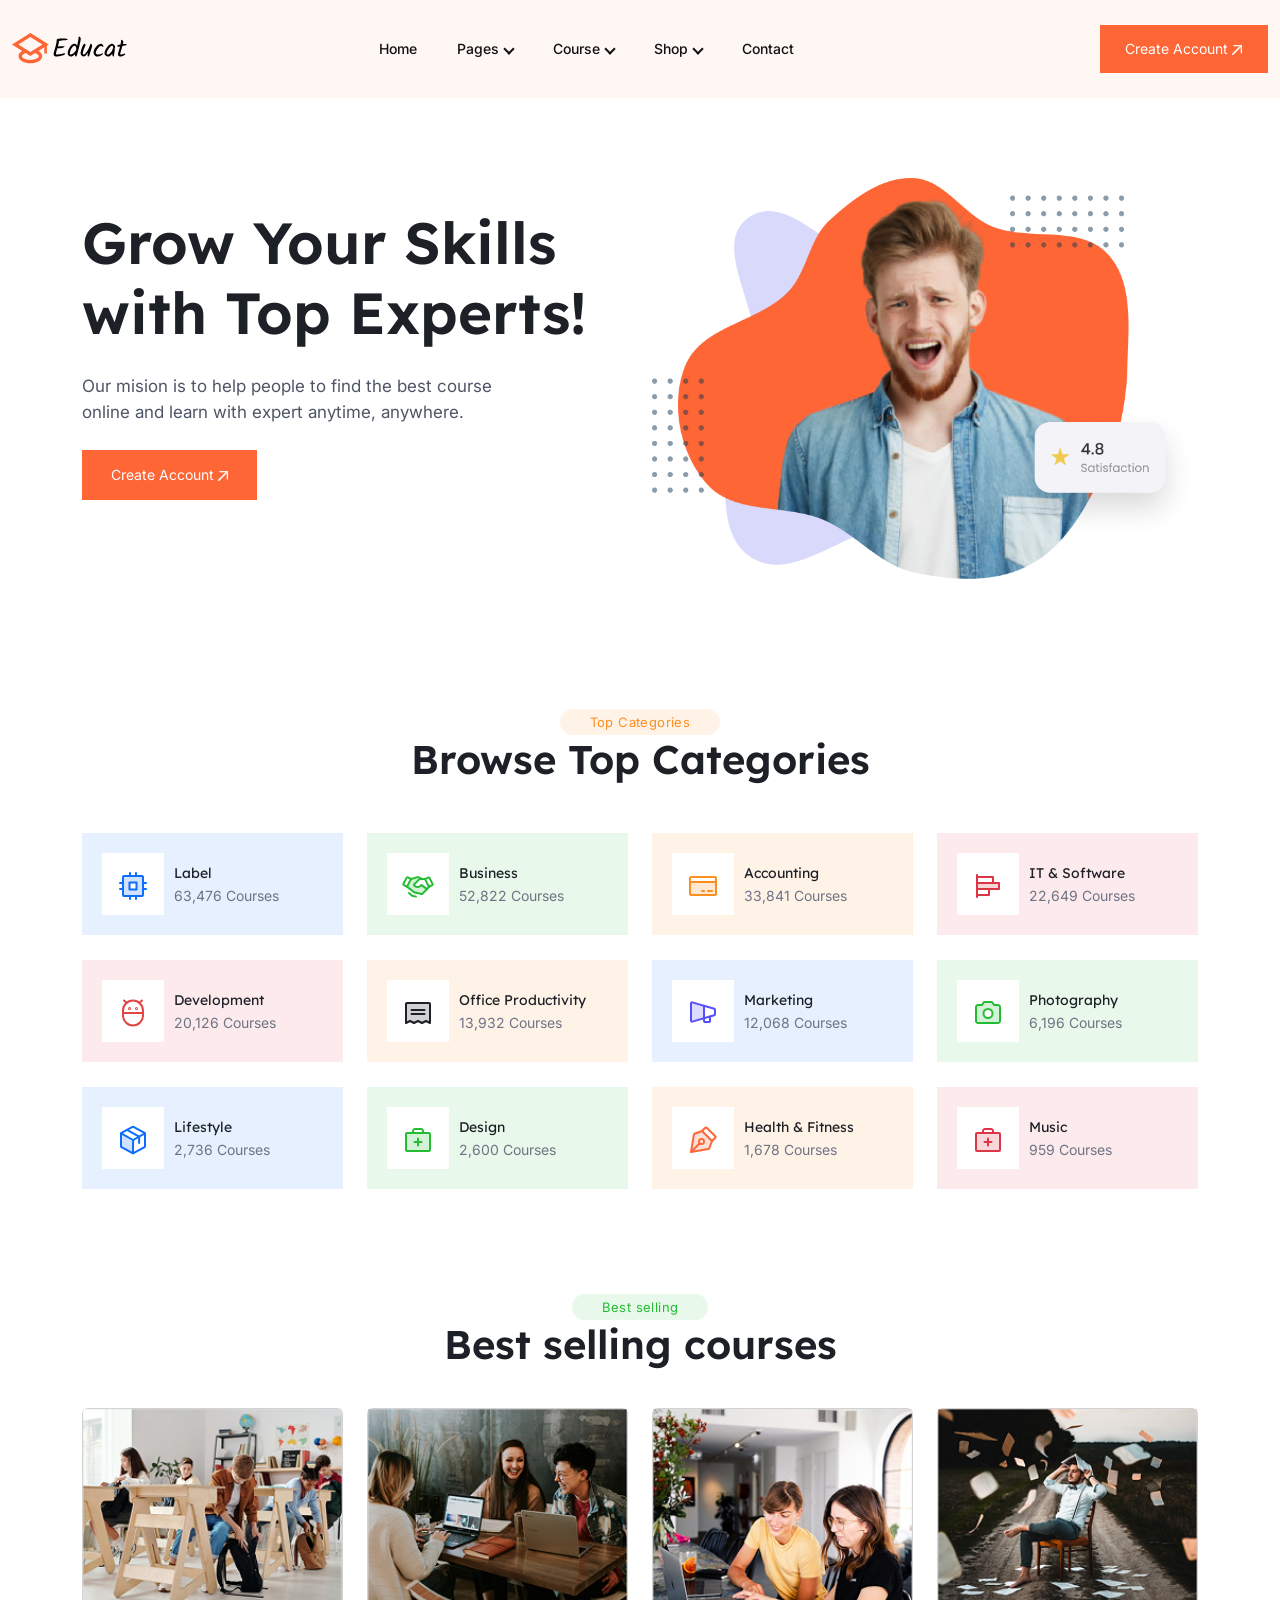
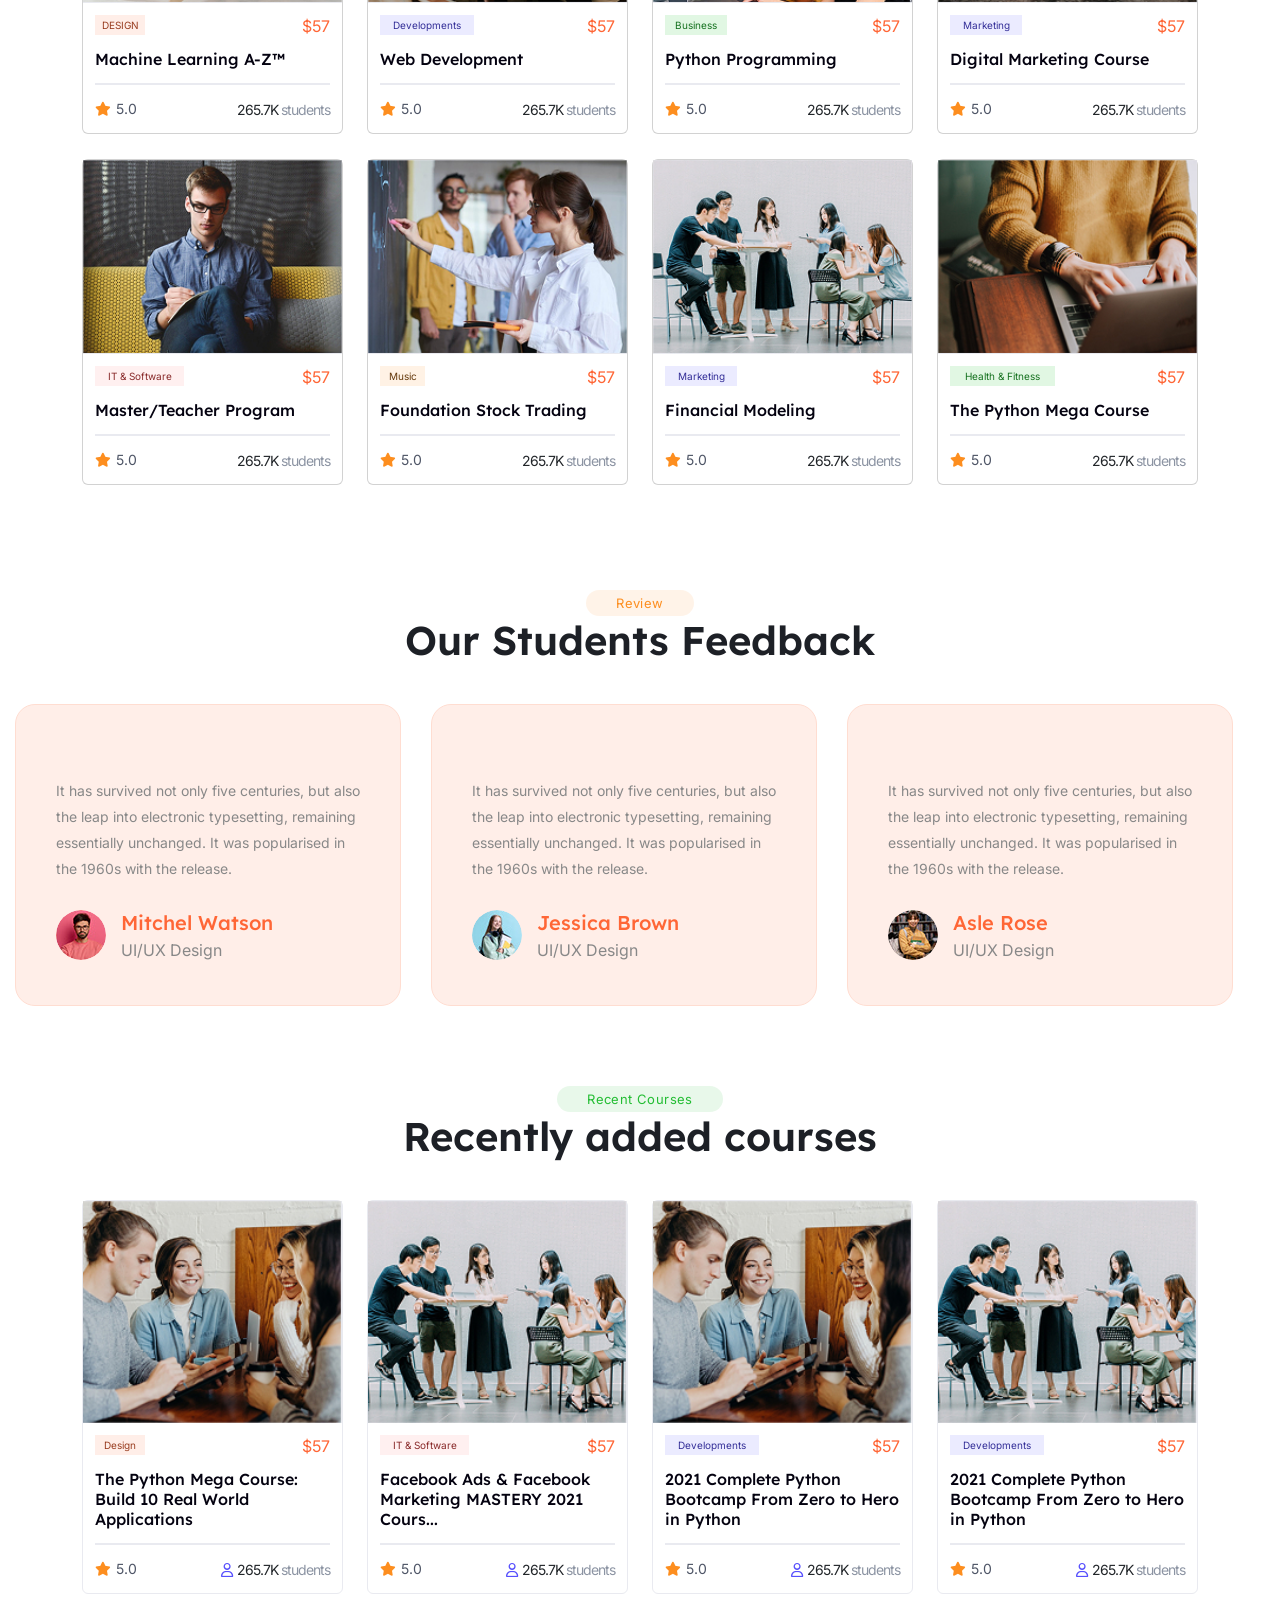
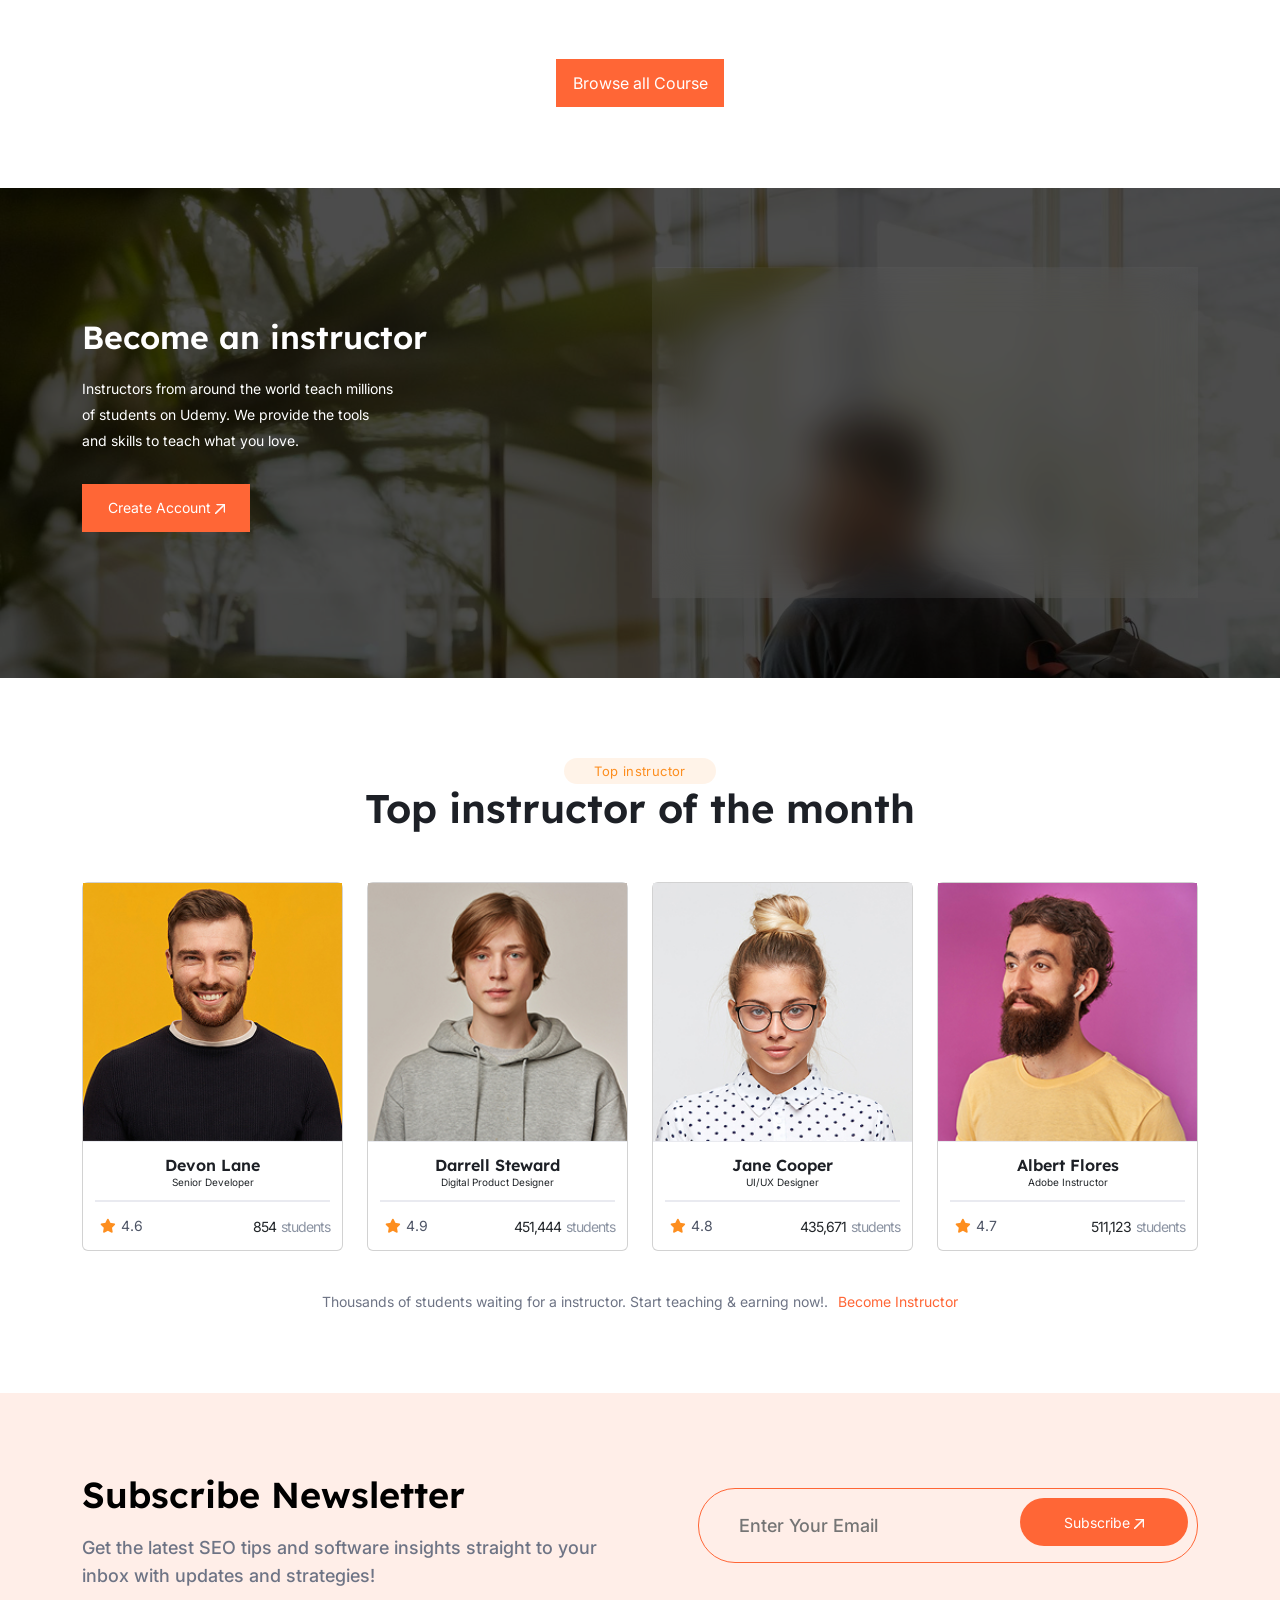
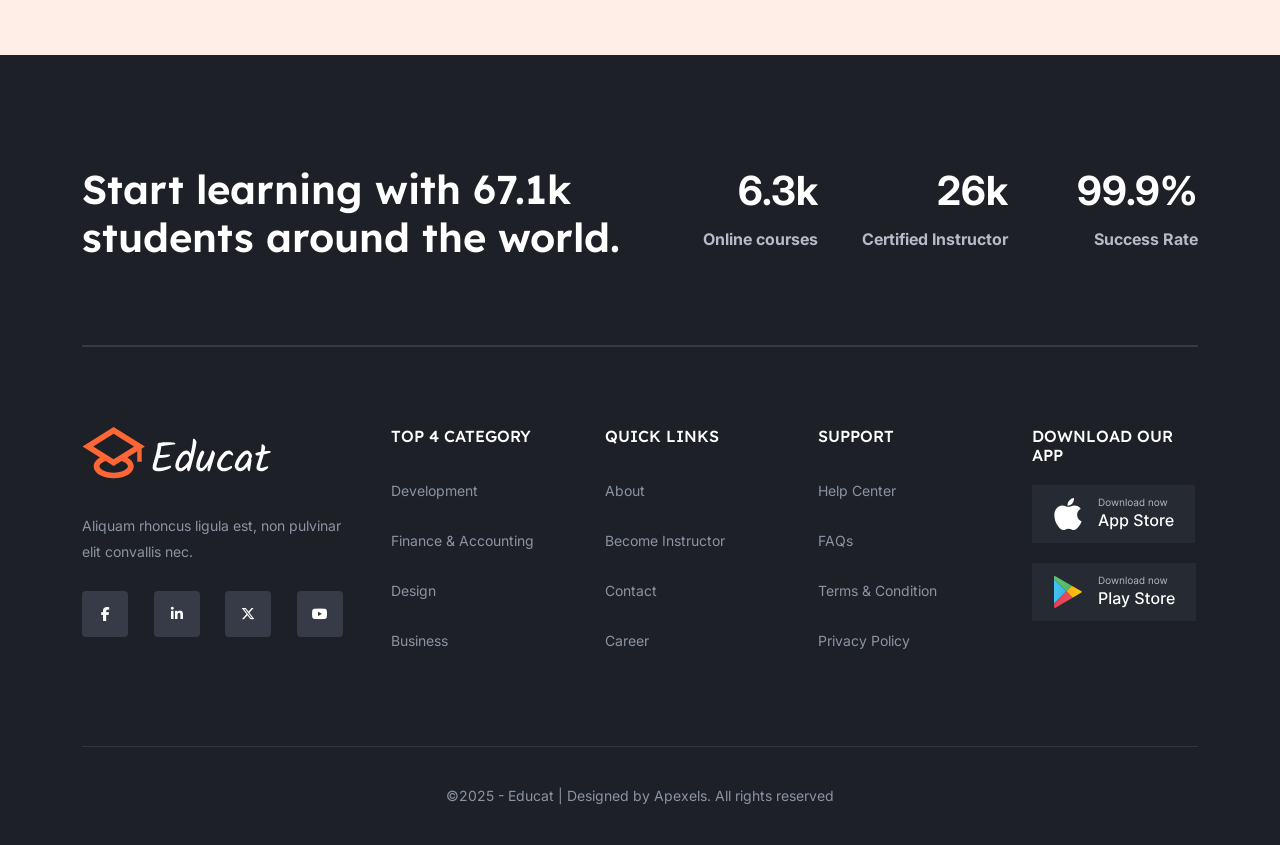
<file: index.html>
<!DOCTYPE html>
<html lang="en">
	<head>
		<meta charset="utf-8">
		<meta name="viewport" content="width=device-width, initial-scale=1">
		<title>Educat - Learning Course HTML Website Template</title>
		<link rel="icon" type="image/x-icon" href="img/favicon.png">
		<link rel="stylesheet" href="css/bootstrap.min.css">
		<link rel="stylesheet" href="css/owl.carousel.min.css">
		<link rel="stylesheet" href="css/owl.theme.default.min.css">
		<link rel="stylesheet" href="css/all.min.css">
		<link rel="stylesheet" href="css/themify-icons.css">
		<link rel="stylesheet" href="css/magnific-popup.css">
		<link rel="stylesheet" href="css/responsive.css">
		<link rel="stylesheet" href="css/style.css">
	</head>	
	
	<body>	
		<!-- Start preloader -->
		<div class="preloader">
			<div class="book">
				<svg xmlns="http://www.w3.org/2000/svg" width="80" height="63" viewBox="0 0 80 63" fill="none">
					<path d="M37.0311 61.7608C34.0598 58.2743 29.1 54.5454 24.2966 52.1862C19.4465 49.8037 14.8396 48.4806 9.6091 47.9689C8.57783 47.8689 7.72283 47.7757 7.70916 47.7623C7.69583 47.7623 7.72249 37.0018 7.77583 23.8802L7.86383 0.0233184L8.8161 0.116592C14.6633 0.696224 21.1895 2.90416 26.1274 5.98154C30.383 8.63319 34.7774 12.7279 37.5791 16.6514L38.2841 17.6388V40.3004C38.2841 52.7638 38.2308 62.9594 38.1668 62.9574C38.1001 62.9554 37.5899 62.4164 37.0311 61.7608ZM41.8748 40.2431V17.4869L43.2364 15.6687C44.9749 13.3475 48.4717 9.85041 50.7839 8.12151C56.9649 3.49844 63.6697 0.886103 71.3671 0.0999357L72.3436 0V23.8902V47.781L71.2108 47.8876C60.4927 48.8843 51.2007 53.3035 43.9327 60.86L41.8748 63V40.2431ZM48.5155 61.453C52.7222 57.5088 58.2912 54.3748 63.8853 52.8018C66.8126 51.979 70.6194 51.4047 73.1465 51.4047C74.4714 51.4047 75.2064 51.1182 75.6209 50.438C75.9329 49.925 75.9363 49.7044 75.9369 30.3461L75.9375 10.7705L76.5235 10.8771C76.8455 10.9437 77.7597 11.1969 78.5547 11.4501L80 11.9098V36.3403C80 49.7771 79.9467 60.7708 79.8807 60.7708C79.814 60.7708 78.8481 60.5642 77.7322 60.311C73.3226 59.3183 69.6912 58.9772 64.922 59.1058C59.1372 59.2657 54.6414 60.0719 49.297 61.9174L47.2657 62.6189L48.5155 61.453ZM30.7029 61.8327C28.4834 61.0386 24.8179 60.1025 22.3435 59.6988C18.9789 59.1524 16.6577 59.0072 12.5341 59.0991C8.4369 59.1858 5.95862 59.4722 2.57781 60.2391C1.63247 60.4523 0.665669 60.6721 0.429334 60.7188L0 60.8121L0.000733537 36.3163L0.00153304 11.8198L1.83681 11.2868C2.84614 10.9937 3.75995 10.7205 3.86735 10.6872C4.02268 10.6206 4.06268 14.6114 4.06268 30.2408C4.06268 51.5986 4.01601 50.408 4.92788 51.007C5.24522 51.2135 5.90455 51.3068 7.78743 51.42C15.2705 51.8464 22.3709 54.3575 28.1676 58.6301C29.4176 59.5515 32.4176 62.0819 32.5895 62.3597C32.7095 62.553 32.6295 62.533 30.7034 61.8401L30.7029 61.8327Z" fill="white"/>
				  </svg>
			</div>
		</div>
		<!-- End Preloader -->

		<!-- Start Hamburger area  -->
		<div class="ab-hamburger">
			<div class="ab-hamburger-wrapper">
				<div class="ab-hamburger-header d-flex justify-content-between align-items-center mb-50">
					<div class="ab-hamburger-logo">
					   <a href="index.html"><img src="img/logo.svg" alt=""></a>
					</div>
					<div class="ab-hamburger-close">
					   <button class="ab-hamburger-close-toggle"><i class="fa fa-times"></i></button>
					</div>
				</div>
			 
				<div class="ab-hamburger-menu d-block d-xl-none mb-50">
					<nav></nav>
				</div>
			 
				<div class="ab-hamburger-social mb-50">
					<h3 class="ab-hamburger-sm-title">Follow Me</h3>
					<a href="#"><i class="fab fa-facebook-f"></i></a>
					<a href="#"><i class="fa-brands fa-x-twitter"></i></a>
					<a href="#"><i class="fab fa-linkedin-in"></i></a>
					<a href="#"><i class="fab fa-instagram"></i></a>
				</div>
			</div>
		</div>

		<div class="ab-hamburger-overlay"></div>
		<!-- End Hamburger area  -->

		<!-- START HEADER SECTION-->
		<header class="ab-header-area">
			<div class="ab-site-header ab-style1 ab-sticky-header">
				<div class="container-fluid">
					<div class="row align-items-center">
						<div class="col-xl-2 col-md-2">
							<div class="ab-site-logo">
							   <a href="index.html"><img src="img/logo.svg" alt="Logo"></a>
							</div>
						</div>
						
						<div class="col-xl-7 col-md-7">
							<div class="ab-main-menu d-flex justify-content-center">
								<nav class="ab-nav ab-mobile-menu-active">
									<ul class="ab-nav-list">
										<li class="menu-item-children"><a href="index.html">Home</a></li>
										<li class="menu-item-children"><a href="#">Pages  <i class="arrow down"></i></a>
											<ul class="sub-menu">
												<li><a href="category.html" class="menu_item">Category</a></li>
												<li><a href="student-dashborad.html" class="menu_item">Student Dashboard</a></li>
												<li><a href="student-instructor.html" class="menu_item">Student Instructor</a></li>
												<li><a href="student-messages.html" class="menu_item">Student Messages</a></li>
												<li><a href="signup.html" class="menu_item">Sign Up</a></li>
												<li><a href="signin.html" class="menu_item">Sign In</a></li>
												<li><a href="404.html" class="menu_item">404 Page</a></li>
											</ul>
										</li>
										<li class="menu-item-children"><a href="#">Course  <i class="arrow down"></i></a>
											<ul class="sub-menu">
												<li><a href="single-course.html" class="menu_item">Single Course</a></li>
												<li><a href="course_list.html" class="menu_item">Course List</a></li>
												<li><a href="course_list_filter.html" class="menu_item">Course List Filter</a></li>
												<li><a href="student-course.html" class="menu_item">Student Course</a></li>
											</ul>
										</li>
										<li class="menu-item-children"><a href="#">Shop  <i class="arrow down"></i></a>
											<ul class="sub-menu">
												<li><a href="checkout.html" class="menu_item">Checkout</a></li>
											</ul>
										</li>
										<li><a href="contact.html">Contact</a></li>
									</ul>
								</nav>
							</div>
						</div><!-- END COL -->

						<div class="col-xl-3 col-md-3 text-end">
							<div class="buttons_area">
								<a href="signup.html" class="btn_1">Create Account  <svg xmlns="http://www.w3.org/2000/svg" width="10" height="10" viewBox="0 0 12 12" fill="none">
									<path d="M12 0.514515V9.43267C12 9.56914 11.9459 9.7 11.8494 9.79647C11.7528 9.89294 11.6219 9.94721 11.4856 9.94721C11.3491 9.94721 11.2183 9.89294 11.1217 9.79647C11.0252 9.7 10.971 9.56914 10.971 9.43267V1.75791L0.869497 11.8508C0.77398 11.9463 0.644425 12 0.509332 12C0.374252 12 0.244696 11.9463 0.149179 11.8508C0.0536616 11.7554 0 11.6258 0 11.4907C0 11.3556 0.0536616 11.2261 0.149179 11.1306L10.2421 1.02903H2.56737C2.43092 1.02903 2.30005 0.974819 2.20356 0.878326C2.10707 0.781834 2.05286 0.650973 2.05286 0.514515C2.05286 0.378056 2.10707 0.247196 2.20356 0.150703C2.30005 0.0542101 2.43092 1.21958e-05 2.56737 0H11.4856C11.6219 1.21958e-05 11.7528 0.0542101 11.8494 0.150703C11.9459 0.247196 12 0.378056 12 0.514515Z" fill="white"/>
								  </svg></a>
							</div>
							<div class="ab-main-menu-bars d-block d-xl-none">
								<button class="ab-hamburger-toogle">
									<i class="fa fa-bars"></i>
								</button>
							</div>
						</div>
					</div><!-- END COL -->
				</div><!-- END CONTAINER -->
			</div>
		</header>
		<!-- END HEADER SECTION-->
		
		<!-- Start Hero Area -->
		<section id="hero_section">
			<div class="container">
				<div class="row">
					<div class="col-lg-6 col-md-6 col-sm-12">
						<div class="left_content">
							<h2>Grow Your Skills with Top Experts!</h2>
							<p>Our mision is to help people to find the best course <br>online and learn with expert anytime, anywhere.</p>
							<a href="#" class="hero_btn">Create Account <svg xmlns="http://www.w3.org/2000/svg" width="10" height="10" viewBox="0 0 12 12" fill="none">
								<path d="M12 0.514515V9.43267C12 9.56914 11.9459 9.7 11.8494 9.79647C11.7528 9.89294 11.6219 9.94721 11.4856 9.94721C11.3491 9.94721 11.2183 9.89294 11.1217 9.79647C11.0252 9.7 10.971 9.56914 10.971 9.43267V1.75791L0.869497 11.8508C0.77398 11.9463 0.644425 12 0.509332 12C0.374252 12 0.244696 11.9463 0.149179 11.8508C0.0536616 11.7554 0 11.6258 0 11.4907C0 11.3556 0.0536616 11.2261 0.149179 11.1306L10.2421 1.02903H2.56737C2.43092 1.02903 2.30005 0.974819 2.20356 0.878326C2.10707 0.781834 2.05286 0.650973 2.05286 0.514515C2.05286 0.378056 2.10707 0.247196 2.20356 0.150703C2.30005 0.0542101 2.43092 1.21958e-05 2.56737 0H11.4856C11.6219 1.21958e-05 11.7528 0.0542101 11.8494 0.150703C11.9459 0.247196 12 0.378056 12 0.514515Z" fill="white"/>
							  </svg></a>	
						</div>
					</div>
					
					<div class="col-lg-6 col-md-6 col-sm-12 text-end">
						<div class="hero_img">
							<img src="bg/banner.png" alt="">
						</div>
					</div>	
				</div>
			</div>
		</section>
		<!-- End Hero Area -->
		
		<!-- start category section -->
		<section id="category" class="section_padding">
			<div class="container">
				<div class="row">
					<div class="section_title_area">
						<span class="heading_subtitle">Top Categories</span>
						<h2>Browse Top Categories</h2>	
					</div>
											
					<div class="col-lg-3 col-md-4 col-sm-6">
						<div class="dashboard_course_area margin_b ct_bg_1">
							<div class="dashboard_course">
								<div class="dashboard_svg">
									<svg xmlns="http://www.w3.org/2000/svg" width="32" height="32" viewBox="0 0 32 32" fill="none">
										<path opacity="0.2" d="M25 6H7C6.86868 6 6.73864 6.02586 6.61732 6.07612C6.49599 6.12637 6.38575 6.20003 6.29289 6.29289C6.20003 6.38575 6.12637 6.49599 6.07612 6.61732C6.02586 6.73864 6 6.86868 6 7V25C6 25.1313 6.02586 25.2614 6.07612 25.3827C6.12637 25.504 6.20003 25.6143 6.29289 25.7071C6.38575 25.8 6.49599 25.8736 6.61732 25.9239C6.73864 25.9741 6.86868 26 7 26H25C25.1313 26 25.2614 25.9741 25.3827 25.9239C25.504 25.8736 25.6143 25.8 25.7071 25.7071C25.8 25.6143 25.8736 25.504 25.9239 25.3827C25.9741 25.2614 26 25.1313 26 25V7C26 6.86868 25.9741 6.73864 25.9239 6.61732C25.8736 6.49599 25.8 6.38575 25.7071 6.29289C25.6143 6.20003 25.504 6.12637 25.3827 6.07612C25.2614 6.02586 25.1313 6 25 6ZM19.5 19.5H12.5V12.5H19.5V19.5Z" fill="#0d6efd"/>
										<path d="M19.5 12.5H12.5V19.5H19.5V12.5Z" stroke="#0d6efd" stroke-width="2" stroke-linecap="round" stroke-linejoin="round"/>
										<path d="M25 6H7C6.44772 6 6 6.44772 6 7V25C6 25.5523 6.44772 26 7 26H25C25.5523 26 26 25.5523 26 25V7C26 6.44772 25.5523 6 25 6Z" stroke="#0d6efd" stroke-width="2" stroke-linecap="round" stroke-linejoin="round"/>
										<path d="M26 13H29" stroke="#0d6efd" stroke-width="2" stroke-linecap="round" stroke-linejoin="round"/>
										<path d="M26 19H29" stroke="#0d6efd" stroke-width="2" stroke-linecap="round" stroke-linejoin="round"/>
										<path d="M3 13H6" stroke="#0d6efd" stroke-width="2" stroke-linecap="round" stroke-linejoin="round"/>
										<path d="M3 19H6" stroke="#0d6efd" stroke-width="2" stroke-linecap="round" stroke-linejoin="round"/>
										<path d="M19 26V29" stroke="#0d6efd" stroke-width="2" stroke-linecap="round" stroke-linejoin="round"/>
										<path d="M13 26V29" stroke="#0d6efd" stroke-width="2" stroke-linecap="round" stroke-linejoin="round"/>
										<path d="M19 3V6" stroke="#0d6efd" stroke-width="2" stroke-linecap="round" stroke-linejoin="round"/>
										<path d="M13 3V6" stroke="#0d6efd" stroke-width="2" stroke-linecap="round" stroke-linejoin="round"/>
									</svg>
								</div>
								
								<div class="category category_description_list">
									<h3>Label</h3>
									<p>63,476 Courses</p>
								</div>
							</div>
						</div>
					</div>
					
					<div class="col-lg-3 col-md-4 col-sm-6">
						<div class="dashboard_course_area margin_b ct_bg_2">
							<div class="dashboard_course">
								<div class="dashboard_svg">
									<svg xmlns="http://www.w3.org/2000/svg" width="32" height="32" viewBox="0 0 32 32" fill="none">
										<path opacity="0.2" d="M25 19.1077L20.4004 23.7073C20.2783 23.8294 20.1266 23.9178 19.9602 23.9639C19.7938 24.01 19.6182 24.0122 19.4507 23.9703L12.2061 22.1592C12.0702 22.1252 11.943 22.0631 11.8326 21.9768L5 16.6339L9.0718 8.9737L15.4868 7.1035C15.716 7.0367 15.9614 7.05406 16.1789 7.15246L20.5 9.10766H17.9142C17.7829 9.10766 17.6529 9.13353 17.5315 9.18379C17.4102 9.23404 17.3 9.3077 17.2071 9.40056L12.3153 14.2924C12.214 14.3937 12.1356 14.5156 12.0855 14.6498C12.0354 14.784 12.0148 14.9274 12.0249 15.0704C12.0351 15.2133 12.0758 15.3523 12.1444 15.4781C12.213 15.6039 12.3078 15.7135 12.4224 15.7995L13.1 16.3077C13.7924 16.827 14.6345 17.1077 15.5 17.1077C16.3655 17.1077 17.2076 16.827 17.9 16.3077L19.5 15.1077L25 19.1077Z" fill="#23bd33"/>
										<path d="M30.0897 15.2231L27 16.7679L23 9.10768L26.1212 7.5471C26.3557 7.42986 26.6268 7.40939 26.8763 7.4901C27.1257 7.57082 27.3335 7.74626 27.4548 7.97866L30.5289 13.8658C30.5904 13.9835 30.6278 14.1123 30.639 14.2446C30.6501 14.377 30.6348 14.5102 30.5939 14.6365C30.553 14.7629 30.4874 14.8798 30.4008 14.9805C30.3143 15.0812 30.2085 15.1637 30.0897 15.2231V15.2231Z" stroke="#23bd33" stroke-width="2" stroke-linecap="round" stroke-linejoin="round"/>
										<path d="M5.00004 16.634L1.91033 15.0891C1.79155 15.0297 1.68579 14.9473 1.59922 14.8466C1.51265 14.7459 1.447 14.6289 1.40612 14.5026C1.36523 14.3762 1.34992 14.243 1.36108 14.1107C1.37224 13.9783 1.40965 13.8495 1.47112 13.7318L4.54523 7.84469C4.66658 7.6123 4.87435 7.43685 5.12378 7.35613C5.37322 7.27541 5.64438 7.29588 5.87887 7.41313L9.00004 8.97371L5.00004 16.634Z" stroke="#23bd33" stroke-width="2" stroke-linecap="round" stroke-linejoin="round"/>
										<path d="M27 16.7679L25 19.1077L20.4004 23.7073C20.2783 23.8294 20.1266 23.9178 19.9602 23.9639C19.7938 24.01 19.6182 24.0123 19.4507 23.9704L12.2061 22.1592C12.0702 22.1252 11.943 22.0631 11.8326 21.9768L5 16.634" stroke="#23bd33" stroke-width="2" stroke-linecap="round" stroke-linejoin="round"/>
										<path d="M25 19.1077L19.5 15.1077L17.9 16.3077C17.2076 16.827 16.3655 17.1077 15.5 17.1077C14.6345 17.1077 13.7924 16.827 13.1 16.3077L12.4224 15.7995C12.3078 15.7136 12.213 15.604 12.1444 15.4782C12.0758 15.3524 12.0351 15.2133 12.0249 15.0704C12.0148 14.9275 12.0354 14.7841 12.0855 14.6499C12.1356 14.5156 12.214 14.3937 12.3153 14.2924L17.2071 9.40062C17.3 9.30776 17.4102 9.2341 17.5315 9.18385C17.6528 9.13359 17.7829 9.10773 17.9142 9.10773H23" stroke="#23bd33" stroke-width="2" stroke-linecap="round" stroke-linejoin="round"/>
										<path d="M9.07166 8.97369L15.4867 7.1035C15.7158 7.0367 15.9613 7.05406 16.1788 7.15246L20.4999 9.10767" stroke="#23bd33" stroke-width="2" stroke-linecap="round" stroke-linejoin="round"/>
										<path d="M14 26.6077L10.2326 25.6658C10.0797 25.6276 9.938 25.5538 9.81907 25.4504L7 23" stroke="#23bd33" stroke-width="2" stroke-linecap="round" stroke-linejoin="round"/>
									</svg>
								</div>											
								<div class="category category_description_list">
									<h3>Business</h3>
									<p>52,822 Courses</p>
								</div>
							</div>
						</div>
					</div>
					
					<div class="col-lg-3 col-md-4 col-sm-6">
						<div class="dashboard_course_area margin_b ct_bg_3">
							<div class="dashboard_course">
								<div class="dashboard_svg">
									<svg xmlns="http://www.w3.org/2000/svg" width="32" height="32" viewBox="0 0 32 32" fill="none">
										<path opacity="0.2" d="M2.99933 12.1065H28.9993L29.0001 24C29.0001 24.2652 28.8947 24.5195 28.7072 24.7071C28.5196 24.8946 28.2653 25 28.0001 25H4.00006C3.73484 25 3.48049 24.8946 3.29295 24.7071C3.10542 24.5195 3.00006 24.2652 3.00006 24L2.99933 12.1065Z" fill="#fd8e1f"/>
										<path d="M28 7H4C3.44772 7 3 7.44772 3 8V24C3 24.5523 3.44772 25 4 25H28C28.5523 25 29 24.5523 29 24V8C29 7.44772 28.5523 7 28 7Z" stroke="#fd8e1f" stroke-width="2" stroke-linecap="round" stroke-linejoin="round"/>
										<path d="M20.9994 21H24.9994" stroke="#fd8e1f" stroke-width="2" stroke-linecap="round" stroke-linejoin="round"/>
										<path d="M14.9993 21H16.9993" stroke="#fd8e1f" stroke-width="2" stroke-linecap="round" stroke-linejoin="round"/>
										<path d="M2.99933 12.1065H28.9993" stroke="#fd8e1f" stroke-width="2" stroke-linecap="round" stroke-linejoin="round"/>
									</svg>
								</div>													
								<div class="category category_description_list">
									<h3>Accounting</h3>
									<p>33,841 Courses</p>
								</div>
							</div>
						</div>
					</div>
					
					<div class="col-lg-3 col-md-4 col-sm-6">
						<div class="dashboard_course_area margin_b ct_bg_4">
							<div class="dashboard_course">
								<div class="dashboard_svg">
									<svg xmlns="http://www.w3.org/2000/svg" width="32" height="32" viewBox="0 0 32 32" fill="none">
										<path opacity="0.2" d="M27 13H5V19H27V13Z" fill="#dc3545"/>
										<path d="M5 27V5" stroke="#dc3545" stroke-width="2" stroke-linecap="round" stroke-linejoin="round"/>
										<path d="M5 7H21V13" stroke="#dc3545" stroke-width="2" stroke-linecap="round" stroke-linejoin="round"/>
										<path d="M27 13H5V19H27V13Z" stroke="#dc3545" stroke-width="2" stroke-linecap="round" stroke-linejoin="round"/>
										<path d="M17 19V25H5" stroke="#dc3545" stroke-width="2" stroke-linecap="round" stroke-linejoin="round"/>
									</svg>
								</div>											
								<div class="category category_description_list">
									<h3>IT & Software</h3>
									<p>22,649 Courses</p>
								</div>
							</div>
						</div>
					</div>
					
					<div class="col-lg-3 col-md-4 col-sm-6">
						<div class="dashboard_course_area margin_b ct_bg_4">
							<div class="dashboard_course">
								<div class="dashboard_svg">
									<svg xmlns="http://www.w3.org/2000/svg" width="32" height="32" viewBox="0 0 32 32" fill="none">
										<path opacity="0.2" d="M5.99121 16H25.9912V18.5C25.9912 21.1522 24.9376 23.6957 23.0623 25.5711C21.1869 27.4464 18.6434 28.5 15.9912 28.5C13.339 28.5 10.7955 27.4464 8.92014 25.5711C7.04478 23.6957 5.99121 21.1522 5.99121 18.5V16Z" fill="white"/>
										<path d="M25.9912 18.5C25.9912 21.1522 24.9376 23.6957 23.0623 25.5711C21.1869 27.4464 18.6434 28.5 15.9912 28.5C13.339 28.5 10.7955 27.4464 8.92014 25.5711C7.04478 23.6957 5.99121 21.1522 5.99121 18.5V13.5C5.99121 10.8478 7.04478 8.3043 8.92014 6.42893C10.7955 4.55357 13.339 3.5 15.9912 3.5C18.6434 3.5 21.1869 4.55357 23.0623 6.42893C24.9376 8.3043 25.9912 10.8478 25.9912 13.5V18.5Z" stroke="#E34444" stroke-width="2" stroke-linecap="round" stroke-linejoin="round"/>
										<path d="M25.9912 16H5.99121" stroke="#E34444" stroke-width="2" stroke-linecap="round" stroke-linejoin="round"/>
										<path d="M19.9912 11.5C19.9912 11.7761 19.7674 12 19.4912 12C19.2151 12 18.9912 11.7761 18.9912 11.5C18.9912 11.2239 19.2151 11 19.4912 11C19.7674 11 19.9912 11.2239 19.9912 11.5Z" fill="white" stroke="#E34444" stroke-width="2"/>
										<path d="M12.9912 11.5C12.9912 11.7761 12.7674 12 12.4912 12C12.2151 12 11.9912 11.7761 11.9912 11.5C11.9912 11.2239 12.2151 11 12.4912 11C12.7674 11 12.9912 11.2239 12.9912 11.5Z" fill="white" stroke="#E34444" stroke-width="2"/>
										<path d="M6.99121 3.5L9.53049 5.867" stroke="#E34444" stroke-width="2" stroke-linecap="round" stroke-linejoin="round"/>
										<path d="M24.9913 3.5L22.452 5.86708" stroke="#E34444" stroke-width="2" stroke-linecap="round" stroke-linejoin="round"/>
									</svg>
								</div>										
								<div class="category category_description_list">
									<h3>Development</h3>
									<p>20,126 Courses</p>
								</div>
							</div>
						</div>
					</div>
					
					<div class="col-lg-3 col-md-4 col-sm-6">
						<div class="dashboard_course_area margin_b ct_bg_3">
							<div class="dashboard_course">
								<div class="dashboard_svg">
									<svg xmlns="http://www.w3.org/2000/svg" width="32" height="32" viewBox="0 0 32 32" fill="none">
										<path opacity="0.2" d="M4 26V7C4 6.73478 4.10536 6.48043 4.29289 6.29289C4.48043 6.10536 4.73478 6 5 6H27C27.2652 6 27.5196 6.10536 27.7071 6.29289C27.8946 6.48043 28 6.73478 28 7V26L24 24L20 26L16 24L12 26L8 24L4 26Z" fill="#1D2026"/>
										<path d="M9.5 13H22.5" stroke="#1D2026" stroke-width="2" stroke-linecap="round" stroke-linejoin="round"/>
										<path d="M9.5 17H22.5" stroke="#1D2026" stroke-width="2" stroke-linecap="round" stroke-linejoin="round"/>
										<path d="M4 26V7C4 6.73478 4.10536 6.48043 4.29289 6.29289C4.48043 6.10536 4.73478 6 5 6H27C27.2652 6 27.5196 6.10536 27.7071 6.29289C27.8946 6.48043 28 6.73478 28 7V26L24 24L20 26L16 24L12 26L8 24L4 26Z" stroke="#1D2026" stroke-width="2" stroke-linecap="round" stroke-linejoin="round"/>
									</svg>
								</div>											
								<div class="category category_description_list">
									<h3>Office Productivity</h3>
									<p>13,932 Courses</p>
								</div>
							</div>
						</div>
					</div>
					
					<div class="col-lg-3 col-md-4 col-sm-6">
						<div class="dashboard_course_area margin_b ct_bg_1">
							<div class="dashboard_course">
								<div class="dashboard_svg">
									<svg xmlns="http://www.w3.org/2000/svg" width="32" height="32" viewBox="0 0 32 32" fill="none">
										<path opacity="0.2" d="M5.27933 5.37337C5.13029 5.32991 4.97318 5.32173 4.82044 5.3495C4.6677 5.37728 4.52352 5.44023 4.39933 5.53337C4.27513 5.62652 4.17433 5.74731 4.1049 5.88616C4.03547 6.02502 3.99933 6.17813 3.99933 6.33337V23.6667C3.99933 23.822 4.03547 23.9751 4.1049 24.1139C4.17433 24.2528 4.27513 24.3736 4.39933 24.4667C4.52352 24.5599 4.6677 24.6228 4.82044 24.6506C4.97318 24.6783 5.13029 24.6702 5.27933 24.6267L17.0001 21.2082V8.79192L5.27933 5.37337Z" fill="#564FFD"/>
										<path d="M3.99933 6.33337V23.6667C3.99933 23.822 4.03547 23.9751 4.1049 24.1139C4.17433 24.2528 4.27513 24.3736 4.39933 24.4667C4.52352 24.5599 4.6677 24.6228 4.82044 24.6506C4.97318 24.6783 5.13029 24.6702 5.27933 24.6267L27.2793 18.21C27.487 18.1495 27.6695 18.0231 27.7993 17.85C27.9291 17.6769 27.9993 17.4664 27.9993 17.25V12.75C27.9993 12.5337 27.9291 12.3231 27.7993 12.15C27.6695 11.9769 27.487 11.8506 27.2793 11.79L5.27933 5.37337C5.13029 5.32991 4.97318 5.32173 4.82044 5.3495C4.6677 5.37728 4.52352 5.44023 4.39933 5.53337C4.27513 5.62652 4.17433 5.74731 4.1049 5.88616C4.03547 6.02502 3.99933 6.17813 3.99933 6.33337V6.33337Z" stroke="#564FFD" stroke-width="2" stroke-linecap="round" stroke-linejoin="round"/>
										<path d="M23 19.4581V24C23 24.2652 22.8946 24.5196 22.7071 24.7071C22.5196 24.8946 22.2652 25 22 25H18C17.7348 25 17.4804 24.8946 17.2929 24.7071C17.1054 24.5196 17 24.2652 17 24V8.79187" stroke="#564FFD" stroke-width="2" stroke-linecap="round" stroke-linejoin="round"/>
									</svg>
								</div>										
								<div class="category category_description_list">
									<h3>Marketing</h3>
									<p>12,068 Courses</p>
								</div>
							</div>
						</div>
					</div>
					
					<div class="col-lg-3 col-md-4 col-sm-6">
						<div class="dashboard_course_area margin_b ct_bg_2">
							<div class="dashboard_course">
								<div class="dashboard_svg">
									<svg xmlns="http://www.w3.org/2000/svg" width="32" height="32" viewBox="0 0 32 32" fill="none">
										<path opacity="0.2" d="M26 8H21.9993L19.9993 5H11.9993L9.99927 8H6C5.46957 8 4.96086 8.21071 4.58579 8.58579C4.21071 8.96086 4 9.46957 4 10V24C4 24.5304 4.21071 25.0391 4.58579 25.4142C4.96086 25.7893 5.46957 26 6 26H26C26.5304 26 27.0391 25.7893 27.4142 25.4142C27.7893 25.0391 28 24.5304 28 24V10C28 9.46957 27.7893 8.96086 27.4142 8.58579C27.0391 8.21071 26.5304 8 26 8V8ZM16 21C15.11 21 14.24 20.7361 13.4999 20.2416C12.7599 19.7471 12.1831 19.0443 11.8425 18.2221C11.5019 17.3998 11.4128 16.495 11.5865 15.6221C11.7601 14.7492 12.1887 13.9474 12.818 13.318C13.4474 12.6887 14.2492 12.2601 15.1221 12.0865C15.995 11.9128 16.8998 12.0019 17.7221 12.3425C18.5443 12.6831 19.2471 13.2599 19.7416 13.9999C20.2361 14.74 20.5 15.61 20.5 16.5C20.5 17.6935 20.0259 18.8381 19.182 19.682C18.3381 20.5259 17.1935 21 16 21V21Z" fill="#23bd33"/>
										<path d="M26 26H6C5.46957 26 4.96086 25.7893 4.58579 25.4142C4.21071 25.0391 4 24.5304 4 24V10C4 9.46957 4.21071 8.96086 4.58579 8.58579C4.96086 8.21071 5.46957 8 6 8H9.99927L11.9993 5H19.9993L21.9993 8H26C26.5304 8 27.0391 8.21071 27.4142 8.58579C27.7893 8.96086 28 9.46957 28 10V24C28 24.5304 27.7893 25.0391 27.4142 25.4142C27.0391 25.7893 26.5304 26 26 26Z" stroke="#23bd33" stroke-width="2" stroke-linecap="round" stroke-linejoin="round"/>
										<path d="M16 21C18.4853 21 20.5 18.9853 20.5 16.5C20.5 14.0147 18.4853 12 16 12C13.5147 12 11.5 14.0147 11.5 16.5C11.5 18.9853 13.5147 21 16 21Z" stroke="#23bd33" stroke-width="2" stroke-linecap="round" stroke-linejoin="round"/>
									</svg>
								</div>											
								<div class="category category_description_list">
									<h3>Photography</h3>
									<p>6,196 Courses</p>
								</div>
							</div>
						</div>
					</div>
					
					<div class="col-lg-3 col-md-4 col-sm-6">
						<div class="dashboard_course_area margin_b ct_bg_1">
							<div class="dashboard_course">
								<div class="dashboard_svg">
									<svg xmlns="http://www.w3.org/2000/svg" width="32" height="32" viewBox="0 0 32 32" fill="none">
										<path opacity="0.2" d="M4.13848 9.32715C4.04778 9.48098 3.99997 9.6563 4 9.83487V22.1652C4 22.3426 4.04721 22.5169 4.13679 22.67C4.22637 22.8232 4.35509 22.9498 4.50974 23.0368L15.5097 29.2243C15.6594 29.3085 15.8283 29.3527 16 29.3527L16.0013 29.3527L16.1186 16L4.1385 9.32717L4.13848 9.32715Z" fill="#0d6efd"/>
										<path d="M28 22.1651V9.83484C28 9.6574 27.9528 9.48316 27.8632 9.32999C27.7736 9.17683 27.6449 9.05025 27.4903 8.96326L16.4903 2.77576C16.3406 2.69157 16.1717 2.64734 16 2.64734C15.8283 2.64734 15.6594 2.69157 15.5097 2.77576L4.50974 8.96326C4.35509 9.05025 4.22637 9.17683 4.13679 9.32999C4.04721 9.48316 4 9.6574 4 9.83484V22.1651C4 22.3426 4.04721 22.5168 4.13679 22.67C4.22637 22.8232 4.35509 22.9497 4.50974 23.0367L15.5097 29.2242C15.6594 29.3084 15.8283 29.3526 16 29.3526C16.1717 29.3526 16.3406 29.3084 16.4903 29.2242L27.4903 23.0367C27.6449 22.9497 27.7736 22.8232 27.8632 22.67C27.9528 22.5168 28 22.3426 28 22.1651Z" stroke="#0d6efd" stroke-width="2" stroke-linecap="round" stroke-linejoin="round"/>
										<path d="M22.1278 19.0639V12.5639L10 5.875" stroke="#0d6efd" stroke-width="2" stroke-linecap="round" stroke-linejoin="round"/>
										<path d="M27.8621 9.3284L16.1186 16L4.13843 9.32715" stroke="#0d6efd" stroke-width="2" stroke-linecap="round" stroke-linejoin="round"/>
										<path d="M16.1186 16L16.0013 29.3527" stroke="#0d6efd" stroke-width="2" stroke-linecap="round" stroke-linejoin="round"/>
									</svg>
								</div>											
								<div class="category category_description_list">
									<h3>Lifestyle</h3>
									<p>2,736 Courses</p>
								</div>
							</div>
						</div>
					</div>
					
					<div class="col-lg-3 col-md-4 col-sm-6">
						<div class="dashboard_course_area margin_b ct_bg_2">
							<div class="dashboard_course">
								<div class="dashboard_svg">
									<svg xmlns="http://www.w3.org/2000/svg" width="32" height="32" viewBox="0 0 32 32" fill="none">
										<path opacity="0.2" d="M27.001 9H5.00098C4.44869 9 4.00098 9.44772 4.00098 10V26C4.00098 26.5523 4.44869 27 5.00098 27H27.001C27.5533 27 28.001 26.5523 28.001 26V10C28.001 9.44772 27.5533 9 27.001 9Z" fill="#23BD33"/>
										<path d="M16 14.5V21.5" stroke="#23BD33" stroke-width="2" stroke-linecap="round" stroke-linejoin="round"/>
										<path d="M19.5 18H12.5" stroke="#23BD33" stroke-width="2" stroke-linecap="round" stroke-linejoin="round"/>
										<path d="M27.001 9H5.00098C4.44869 9 4.00098 9.44772 4.00098 10V26C4.00098 26.5523 4.44869 27 5.00098 27H27.001C27.5533 27 28.001 26.5523 28.001 26V10C28.001 9.44772 27.5533 9 27.001 9Z" stroke="#23BD33" stroke-width="2" stroke-linecap="round" stroke-linejoin="round"/>
										<path d="M21 9V7C21 6.46957 20.7893 5.96086 20.4142 5.58579C20.0391 5.21071 19.5304 5 19 5H13C12.4696 5 11.9609 5.21071 11.5858 5.58579C11.2107 5.96086 11 6.46957 11 7V9" stroke="#23BD33" stroke-width="2" stroke-linecap="round" stroke-linejoin="round"/>
									</svg>
								</div>									
								<div class="category category_description_list">
									<h3>Design</h3>
									<p>2,600 Courses</p>
								</div>
							</div>
						</div>
					</div>
					
					<div class="col-lg-3 col-md-4 col-sm-6">
						<div class="dashboard_course_area margin_b ct_bg_3">
							<div class="dashboard_course">
								<div class="dashboard_svg">
									<svg xmlns="http://www.w3.org/2000/svg" width="32" height="32" viewBox="0 0 32 32" fill="none">
										<path opacity="0.2" d="M15.0008 7.00037L7.5412 9.79773C7.37689 9.85933 7.23168 9.9631 7.12017 10.0986C7.00866 10.2341 6.93476 10.3965 6.90592 10.5696L4.00079 28.0004L21.4315 25.0952C21.6046 25.0664 21.7671 24.9925 21.9026 24.881C22.0381 24.7695 22.1418 24.6243 22.2034 24.46L25.0008 17.0004L15.0008 7.00037ZM14.5001 19.9999C14.0056 19.9999 13.5223 19.8533 13.1111 19.5786C12.7 19.3039 12.3796 18.9135 12.1904 18.4566C12.0011 17.9998 11.9516 17.4972 12.0481 17.0122C12.1446 16.5273 12.3827 16.0818 12.7323 15.7322C13.0819 15.3825 13.5274 15.1444 14.0123 15.048C14.4973 14.9515 15 15.001 15.4568 15.1902C15.9136 15.3795 16.304 15.6999 16.5787 16.111C16.8534 16.5221 17.0001 17.0055 17.0001 17.4999C17.0001 17.8282 16.9354 18.1533 16.8098 18.4566C16.6841 18.76 16.5 19.0356 16.2678 19.2677C16.0357 19.4999 15.7601 19.684 15.4568 19.8096C15.1535 19.9353 14.8284 19.9999 14.5001 19.9999Z" fill="#FF6636"/>
										<path d="M14.5 20C15.8807 20 17 18.8807 17 17.5C17 16.1193 15.8807 15 14.5 15C13.1193 15 12 16.1193 12 17.5C12 18.8807 13.1193 20 14.5 20Z" stroke="#FF6636" stroke-width="2" stroke-linecap="round" stroke-linejoin="round"/>
										<path d="M4.00067 28.0004L12.7322 19.2677" stroke="#FF6636" stroke-width="2" stroke-linecap="round" stroke-linejoin="round"/>
										<path d="M4.00067 28.0005L21.4314 25.0954C21.6045 25.0665 21.7669 24.9926 21.9024 24.8811C22.0379 24.7696 22.1417 24.6244 22.2033 24.4601L25.0007 17.0005L15.0007 7.00049L7.54106 9.79785C7.37675 9.85946 7.23155 9.96323 7.12004 10.0987C7.00853 10.2342 6.93464 10.3967 6.90579 10.5698L4.00067 28.0005Z" stroke="#FF6636" stroke-width="2" stroke-linecap="round" stroke-linejoin="round"/>
										<path d="M25.0007 17.0005L28.2936 13.7076C28.3864 13.6147 28.4601 13.5045 28.5103 13.3831C28.5606 13.2618 28.5865 13.1318 28.5865 13.0005C28.5865 12.8691 28.5606 12.7391 28.5103 12.6178C28.4601 12.4964 28.3864 12.3862 28.2936 12.2934L19.7078 3.70757C19.5202 3.52003 19.2659 3.41467 19.0007 3.41467C18.7355 3.41467 18.4811 3.52003 18.2936 3.70757L15.0007 7.00046" stroke="#FF6636" stroke-width="2" stroke-linecap="round" stroke-linejoin="round"/>
									</svg>
								</div>										
								<div class="category category_description_list">
									<h3>Health & Fitness</h3>
									<p>1,678 Courses</p>
								</div>
							</div>
						</div>
					</div>
					
					<div class="col-lg-3 col-md-4 col-sm-6">
						<div class="dashboard_course_area margin_b ct_bg_4">
							<div class="dashboard_course">
								<div class="dashboard_svg">
									<svg xmlns="http://www.w3.org/2000/svg" width="32" height="32" viewBox="0 0 32 32" fill="none">
										<path opacity="0.2" d="M27.001 9H5.00098C4.44869 9 4.00098 9.44772 4.00098 10V26C4.00098 26.5523 4.44869 27 5.00098 27H27.001C27.5533 27 28.001 26.5523 28.001 26V10C28.001 9.44772 27.5533 9 27.001 9Z" fill="#dc3545"/>
										<path d="M16 14.5V21.5" stroke="#dc3545" stroke-width="2" stroke-linecap="round" stroke-linejoin="round"/>
										<path d="M19.5 18H12.5" stroke="#dc3545" stroke-width="2" stroke-linecap="round" stroke-linejoin="round"/>
										<path d="M27.001 9H5.00098C4.44869 9 4.00098 9.44772 4.00098 10V26C4.00098 26.5523 4.44869 27 5.00098 27H27.001C27.5533 27 28.001 26.5523 28.001 26V10C28.001 9.44772 27.5533 9 27.001 9Z" stroke="#dc3545" stroke-width="2" stroke-linecap="round" stroke-linejoin="round"/>
										<path d="M21 9V7C21 6.46957 20.7893 5.96086 20.4142 5.58579C20.0391 5.21071 19.5304 5 19 5H13C12.4696 5 11.9609 5.21071 11.5858 5.58579C11.2107 5.96086 11 6.46957 11 7V9" stroke="#dc3545" stroke-width="2" stroke-linecap="round" stroke-linejoin="round"/>
									</svg>
								</div>											
								<div class="category category_description_list">
									<h3>Music</h3>
									<p>959 Courses</p>
								</div>
							</div>
						</div>
					</div>
				</div>
			</div>
		</section>						
		<!-- end category section -->
		
		<!-- Start pricing section -->
	    <section id="pricing" class="section_padding pt_0">
			<div class="container">
				<div class="section_title_area">
					<span class="heading_subtitle selling_subtitle">Best selling</span>
					<h2>Best selling courses</h2>	
				</div>
				
				<div class="row">
					<div class="col-lg-3 col-md-4 col-sm-6">
						<div class="pricing_course card">
							<div class="img_arrow_section">
								<img src="img/Course_Images.jpg" alt="Course Image">
								<a href="#"><i class="ti-arrow-top-right"></i></a>
							</div>
							
							<div class="course-info">							
								<span class="intro bg_1">DESIGN</span>
								<span class="price">$57</span>
								<a href="#"><h5>Machine Learning A-Z™</h5></a>
								<div class="rating">
									<span><i class="fa-solid fa-star"></i>5.0</span>
									<p>265.7K <span>students</span></p>
								</div>
							</div>
						</div>
					</div>
					
					<div class="col-lg-3 col-md-4 col-sm-6">
						<div class="pricing_course card">
							<div class="img_arrow_section">
								<img src="img/Course_Images_1.jpg" alt="Course Image">
								<a href="#"><i class="ti-arrow-top-right"></i></a>
							</div>
							<div class="course-info">
								<span class="intro bg_2">Developments</span>
								<span class="price">$57</span>
								<a href="#"><h5>Web Development</h5></a>
								<div class="rating">
									<span><i class="fa-solid fa-star"></i>5.0</span>
									<p>265.7K <span>students</span></p>
								</div>
							</div>
						</div>
					</div>
					
					<div class="col-lg-3 col-md-4 col-sm-6">
						<div class="pricing_course card">
							<div class="img_arrow_section">
								<img src="img/Course_Images_2.jpg" alt="Course Image">
								<a href="#"><i class="ti-arrow-top-right"></i></a>
							</div>
							<div class="course-info">
								<span class="intro bg_3">Business</span>
								<span class="price">$57</span>
								<a href="#"><h5>Python Programming</h5></a>
								<div class="rating">
									<span><i class="fa-solid fa-star"></i>5.0</span>
									<p>265.7K <span>students</span></p>
								</div>
							</div>
						</div>
					</div>
					
					<div class="col-lg-3 col-md-4 col-sm-6">
						<div class="pricing_course card">
							<div class="img_arrow_section">
								<img src="img/Course_Images_3.jpg" alt="Course Image">
								<a href="#"><i class="ti-arrow-top-right"></i></a>
							</div>
							
							<div class="course-info">
								<span class="intro bg_4">Marketing</span>
								<span class="price">$57</span>
								<a href="#"><h5>Digital Marketing Course</h5></a>
								<div class="rating">
									<span><i class="fa-solid fa-star"></i>5.0</span>
									<p>265.7K <span>students</span></p>
								</div>
							</div>
						</div>
					</div>
					
					<div class="col-lg-3 col-md-4 col-sm-6">
						<div class="pricing_course card">
							<div class="img_arrow_section">
								<img src="img/Course_Images_4.jpg" alt="Course Image">
								<a href="#"><i class="ti-arrow-top-right"></i></a>
							</div>
							
							<div class="course-info">
								<span class="intro bg_5">IT & Software</span>
								<span class="price">$57</span>
								<a href="#"><h5>Master/Teacher Program</h5></a>
								<div class="rating">
									<span><i class="fa-solid fa-star"></i>5.0</span>
									<p>265.7K <span>students</span></p>
								</div>
							</div>
						</div>
					</div>
					
					<div class="col-lg-3 col-md-4 col-sm-6">
						<div class="pricing_course card">
							<div class="img_arrow_section">
								<img src="img/Course_Images_5.jpg" alt="Course Image">
								<a href="#"><i class="ti-arrow-top-right"></i></a>
							</div>
							
							<div class="course-info">
								<span class="intro bg_6">Music</span>
								<span class="price">$57</span>
								<a href="#"><h5>Foundation Stock Trading</h5></a>
								<div class="rating">
									<span><i class="fa-solid fa-star"></i>5.0</span>
									<p>265.7K <span>students</span></p>
								</div>
							</div>
						</div>
					</div>
					
					<div class="col-lg-3 col-md-4 col-sm-6">
						<div class="pricing_course card">
							<div class="img_arrow_section">
								<img src="img/Course_Images_6.jpg" alt="Course Image">
								<a href="#"><i class="ti-arrow-top-right"></i></a>
							</div>
							
							<div class="course-info">
								<span class="intro bg_7">Marketing</span>
								<span class="price">$57</span>
								<a href="#"><h5>Financial Modeling</h5></a>
								<div class="rating">
									<span><i class="fa-solid fa-star"></i>5.0</span>
									<p>265.7K <span>students</span></p>
								</div>
							</div>
						</div>
					</div>
					
					<div class="col-lg-3 col-md-4 col-sm-6">
						<div class="pricing_course card">
							<div class="img_arrow_section">
								<img src="img/Course_Images_7.jpg" alt="Course Image">
								<a href="#"><i class="ti-arrow-top-right"></i></a>
							</div>
							
							<div class="course-info">
								<span class="intro bg_8">Health & Fitness</span>
								<span class="price">$57</span>
								<a href="#"><h5>The Python Mega Course</h5></a>
								<div class="rating">
									<span><i class="fa-solid fa-star"></i>5.0</span>
									<p>265.7K <span>students</span></p>
								</div>
							</div>
						</div>
					</div>	
				</div>	
			</div>						
		</section>
		<!-- end pricing section -->
		
		<!--Testimonial Start -->
		<section class="testimonial-one section_padding pt_0" id="testimonial">
			<div class="testimonial-one__wrap">
				<div class="section-title-two text-center sec-title-animation animation-style1">
					
					<div class="section_title_area">
						<span class="heading_subtitle topinstructor_subtitle">Review</span>
						<h2>Our Students Feedback</h2>
					</div>
				</div>
				<div class="marquee">
					<ul class="list-unstyled testimonial-one__list">
						<li>
							<div class="testimonial-one__single">
								<div class="testimonial-one__rating">
									<span class="icon-star"></span>
									<span class="icon-star"></span>
									<span class="icon-star"></span>
									<span class="icon-star"></span>
									<span class="icon-star"></span>
								</div>
								<p class="testimonial-one__text">It has survived not only five centuries,
									but also <br> the leap into electronic typesetting, remaining <br> essentially
									unchanged. It was popularised in <br> the 1960s with the release.</p>
								<div class="testimonial-one__client-info">
									<div class="testimonial-one__client-img">
										<img src="img/testi/1.jpg" alt="">
									</div>
									<div class="testimonial-one__client-content">
										<h4 class="testimonial-one__client-name"><a href="testimonials.html">Mitchel
												Watson</a></h4>
										<p class="testimonial-one__client-sub-title">UI/UX Design</p>
									</div>
								</div>
							</div>
						</li>
						<li>
							<div class="testimonial-one__single">
								<div class="testimonial-one__rating">
									<span class="icon-star"></span>
									<span class="icon-star"></span>
									<span class="icon-star"></span>
									<span class="icon-star"></span>
									<span class="icon-star"></span>
								</div>
								<p class="testimonial-one__text">It has survived not only five centuries,
									but also <br> the leap into electronic typesetting, remaining <br> essentially
									unchanged. It was popularised in <br> the 1960s with the release.</p>
								<div class="testimonial-one__client-info">
									<div class="testimonial-one__client-img">
										<img src="img/testi/2.jpg" alt="">
									</div>
									<div class="testimonial-one__client-content">
										<h4 class="testimonial-one__client-name"><a href="testimonials.html">Jessica
												Brown</a></h4>
										<p class="testimonial-one__client-sub-title">UI/UX Design</p>
									</div>
								</div>
							</div>
						</li>
						<li>
							<div class="testimonial-one__single">
								<div class="testimonial-one__rating">
									<span class="icon-star"></span>
									<span class="icon-star"></span>
									<span class="icon-star"></span>
									<span class="icon-star"></span>
									<span class="icon-star"></span>
								</div>
								<p class="testimonial-one__text">It has survived not only five centuries,
									but also <br> the leap into electronic typesetting, remaining <br> essentially
									unchanged. It was popularised in <br> the 1960s with the release.</p>
								<div class="testimonial-one__client-info">
									<div class="testimonial-one__client-img">
										<img src="img/testi/3.jpg" alt="">
									</div>
									<div class="testimonial-one__client-content">
										<h4 class="testimonial-one__client-name"><a href="testimonials.html">Asle Rose</a>
										</h4>
										<p class="testimonial-one__client-sub-title">UI/UX Design</p>
									</div>
								</div>
							</div>
						</li>
					</ul>
				</div>
			</div>
		</section>
		<!--Testimonial Three End -->
		
		<!-- Start new Course section -->
		<section id="new_course" class="section_padding pt_0">
			<div class="container">
				<div class="section_title_area">
					<span class="heading_subtitle newcourse_subtitle">Recent Courses</span>
					<h2>Recently added courses</h2>
				</div>
				
				<div class="row">	
					<!-- Course Card 1 -->
					<div class="col-lg-3 col-md-4 col-sm-6">
						<div class="card new_course">
							<div class="course-image img_arrow_section">
								<img src="img/Course_Images_8.jpg" alt="">
								<a href="#"><i class="ti-arrow-top-right"></i></a>
							</div>
							<div class="course-info">
								<span class="intro bg_1">Design</span>
								<span class="price">$57</span>
								<a href="#"><h5>The Python Mega Course: Build 10 Real World Applications</h5></a>
								<div class="rating">
									<span><i class="fa-solid fa-star"></i>5.0</span>
									<p><i class="fa-regular fa-user"></i>265.7K <span>students</span></p>
								</div>
							</div>
						</div>
					</div>
					
					<!-- Add similar course cards here -->
					<div class="col-lg-3 col-md-4 col-sm-6">
						<div class="card new_course">
							<div class="course-image img_arrow_section">
								<img src="img/Course_Images_9.jpg" alt="">
								<a href="#"><i class="ti-arrow-top-right"></i></a>
							</div>
							<div class="course-info">
								<span class="intro bg_5">IT & Software</span>
								<span class="price">$57</span>
								<a href="#"><h5>Facebook Ads & Facebook Marketing MASTERY 2021 Cours...</h5></a>
								<div class="rating">
									<span><i class="fa-solid fa-star"></i>5.0</span>
									<p><i class="fa-regular fa-user"></i>265.7K <span>students</span></p>
								</div>
							</div>
						</div>
					</div>
					
					<div class="col-lg-3 col-md-4 col-sm-6">
						<div class="card new_course">
							<div class="course-image img_arrow_section">
								<img src="img/Course_Images_8.jpg" alt="">
								<a href="#"><i class="ti-arrow-top-right"></i></a>
							</div>
							<div class="course-info">
								<span class="intro bg_2">Developments</span>
								<span class="price">$57</span>
								<a href="#"><h5>2021 Complete Python Bootcamp From Zero to Hero in Python</h5></a>
								<div class="rating">
									<span><i class="fa-solid fa-star"></i>5.0</span>
									<p><i class="fa-regular fa-user"></i>265.7K <span>students</span></p>
								</div>
							</div>
						</div>
					</div>
					
					<div class="col-lg-3 col-md-4 col-sm-6">
						<div class="card new_course">
							<div class="course-image img_arrow_section">
								<img src="img/Course_Images_9.jpg" alt="">
								<a href="#"><i class="ti-arrow-top-right"></i></a>
							</div>
							<div class="course-info">
								<span class="intro bg_2">Developments</span>
								<span class="price">$57</span>
								<a href="#"><h5>2021 Complete Python Bootcamp From Zero to Hero in Python</h5></a>
								<div class="rating">
									<span><i class="fa-solid fa-star"></i>5.0</span>
									<p><i class="fa-regular fa-user"></i>265.7K <span>students</span></p>
								</div>
							</div>
						</div>
					</div>
					<!-- card end -->
					<div class="btn">
						<a href="#" class="browse_btn">Browse all Course </a>
					</div>
				</div>	
			</div>						
		</section>
		<!-- End new Course section -->
		
		<!-- start earning steps -->
		<section id="earning_steps" class="section_padding">
			<div class="container">
				<div class="row">
					<div class="col-lg-6">
						<div class="section_title earning_steps_title">
							<h2>Become an instructor</h2>
							<p>Instructors from around the world teach millions<br> of students on Udemy. We provide the tools<br> and skills to teach what you love.</p>
							<div class="buttons_area">
								<a href="signup.html" class="btn_1">Create Account  <svg xmlns="http://www.w3.org/2000/svg" width="10" height="10" viewBox="0 0 12 12" fill="none">
									<path d="M12 0.514515V9.43267C12 9.56914 11.9459 9.7 11.8494 9.79647C11.7528 9.89294 11.6219 9.94721 11.4856 9.94721C11.3491 9.94721 11.2183 9.89294 11.1217 9.79647C11.0252 9.7 10.971 9.56914 10.971 9.43267V1.75791L0.869497 11.8508C0.77398 11.9463 0.644425 12 0.509332 12C0.374252 12 0.244696 11.9463 0.149179 11.8508C0.0536616 11.7554 0 11.6258 0 11.4907C0 11.3556 0.0536616 11.2261 0.149179 11.1306L10.2421 1.02903H2.56737C2.43092 1.02903 2.30005 0.974819 2.20356 0.878326C2.10707 0.781834 2.05286 0.650973 2.05286 0.514515C2.05286 0.378056 2.10707 0.247196 2.20356 0.150703C2.30005 0.0542101 2.43092 1.21958e-05 2.56737 0H11.4856C11.6219 1.21958e-05 11.7528 0.0542101 11.8494 0.150703C11.9459 0.247196 12 0.378056 12 0.514515Z" fill="white"/>
								  </svg></a>
							</div>
						</div>
					</div>
					
					<div class="col-lg-6">
						<div class="earning_step_card">
							<div class="earning_steps_bottom_section">
								<h2>Your teaching & earning steps</h2>
								<ul class="all_step">	
									<li class="single_step">
										<ul class="step_content">
											<li class="step-number step-1">1</li>
											<li class="step-description">Apply to become instructor</li>
										</ul>
									</li>
									<li class="single_step left_30">
										<ul class="step_content">
											<li class="step-number step-2">2</li>
											<li class="step-description">Apply to become instructor</li>
										</ul>
									</li>
									<li class="single_step">
										<ul class="step_content">
											<li class="step-number step-3">3</li>
											<li class="step-description">Apply to become instructor</li>
										</ul>
									</li>
									<li class="single_step left_30">
										<ul class="step_content">
											<li class="step-number step-4">4</li>
											<li class="step-description">Apply to become instructor</li>
										</ul>
									</li>
								</ul>	
							</div>
						</div>
					</div>
				</div>	
			</div>						
		</section>
		<!-- end earning steps -->
			
		<!-- Start Top instructor rating section -->
		<section id="top_rating_instructor" class="section_padding">
			<div class="container">
				<div class="row">
					<div class="section_title_area">
						<span class="heading_subtitle topinstructor_subtitle">Top instructor</span>
						<h2>Top instructor of the month</h2>
					</div>

					<!-- Course Card 1 -->
					<div class="col-lg-3 col-md-4 col-sm-6 top_rating_card">
						<div class="card instructor_card">
							<div class="instructor_img">
								<img src="img/instractor1.jpg" alt="">
								
								<div class="instructor_icons">
									<a href="#"><i class="fa-brands fa-facebook-f"></i></a>
									<a href="#"><i class="fa-brands fa-instagram"></i></a>
									<a href="#"><i class="fa-brands fa-linkedin-in"></i></a>
									<a href="#"><i class="fa-brands fa-x-twitter"></i></a>	
								</div>
							</div>
							<div class="course-info">
								<div class="top_rating_head">
									<a href="#"><h3>Devon Lane</h3></a>
									<p>Senior Developer</p>
								</div>
								<div class="rating top_rating">
									<span><i class="fa-solid fa-star"></i>4.6</span>
									<p>854<span>students</span></p>
								</div>
							</div>
						</div>
					</div>
					
					<div class="col-lg-3 col-md-4 col-sm-6 top_rating_card">
						<div class="card instructor_card">
							<div class="instructor_img">
								<img src="img/instractor2.jpg" alt="">
								
								<div class="instructor_icons">
									<a href="#"><i class="fa-brands fa-facebook-f"></i></a>
									<a href="#"><i class="fa-brands fa-instagram"></i></a>
									<a href="#"><i class="fa-brands fa-linkedin-in"></i></a>
									<a href="#"><i class="fa-brands fa-x-twitter"></i></a>	
								</div>
							</div>
							<div class="course-info">
								<div class="top_rating_head">
									<a href="#"><h3>Darrell Steward</h3></a>
									<p>Digital Product Designer</p>
								</div>
								<div class="rating top_rating">
									<span><i class="fa-solid fa-star"></i>4.9</span>
									<p>451,444<span>students</span></p>
								</div>
							</div>
						</div>
					</div>
					
					<div class="col-lg-3 col-md-4 col-sm-6 top_rating_card">
						<div class="card instructor_card">
							<div class="instructor_img">
								<img src="img/instractor3.jpg" alt="">
								
								<div class="instructor_icons">
									<a href="#"><i class="fa-brands fa-facebook-f"></i></a>
									<a href="#"><i class="fa-brands fa-instagram"></i></a>
									<a href="#"><i class="fa-brands fa-linkedin-in"></i></a>
									<a href="#"><i class="fa-brands fa-x-twitter"></i></a>	
								</div>
							</div>
							<div class="course-info">
								<div class="top_rating_head">
									<a href="#"><h3>Jane Cooper</h3></a>
									<p>UI/UX Designer</p>
								</div>
								<div class="rating top_rating">
									<span><i class="fa-solid fa-star"></i>4.8</span>
									<p>435,671<span>students</span></p>
								</div>
							</div>
						</div>
					</div>
					
					<div class="col-lg-3 col-md-4 col-sm-6 top_rating_card">
						<div class="card instructor_card">
							<div class="instructor_img">
								<img src="img/instractor4.jpg" alt="">
								
								<div class="instructor_icons">
									<a href="#"><i class="fa-brands fa-facebook-f"></i></a>
									<a href="#"><i class="fa-brands fa-instagram"></i></a>
									<a href="#"><i class="fa-brands fa-linkedin-in"></i></a>
									<a href="#"><i class="fa-brands fa-x-twitter"></i></a>	
								</div>
							</div>
							<div class="course-info">
								<div class="top_rating_head">
									<a href="#"><h3>Albert Flores</h3></a>
									<p>Adobe Instructor</p>
								</div>
								<div class="rating top_rating">
									<span><i class="fa-solid fa-star"></i>4.7</span>
									<p>511,123<span>students</span></p>
								</div>
							</div>
						</div>
					</div>				
					<!-- card end -->
					<div class="top_rating_btn">
						<p>Thousands of students waiting for a instructor. Start teaching & earning now!.<a href="#">Become Instructor</a></p>
					</div>
				</div>	
			</div>						
		</section>
		<!-- End Top instructor rating section -->

		<!-- Newsletter One Start -->
        <section class="newsletter-one bg_newsletter">
            <div class="container">
                <div class="row newsletter-one__inner">
					<div class="col-md-6">
						<h2 class="newsletter-one__title title-animation">Subscribe Newsletter</h2>
						<p class="newsletter-one__text">Get the latest SEO tips and software insights straight to your inbox with updates and strategies!</p>
					</div>
					<div class="col-md-6">
						<form class="newsletter-one__form">
							<div class="newsletter-one__input">
								<input type="text" placeholder="Enter Your Email">
							</div>
							<button type="submit" class="btn_1 newsletter__btn">Subscribe <svg xmlns="http://www.w3.org/2000/svg" width="10" height="10" viewBox="0 0 12 12" fill="none">
								<path d="M12 0.514515V9.43267C12 9.56914 11.9459 9.7 11.8494 9.79647C11.7528 9.89294 11.6219 9.94721 11.4856 9.94721C11.3491 9.94721 11.2183 9.89294 11.1217 9.79647C11.0252 9.7 10.971 9.56914 10.971 9.43267V1.75791L0.869497 11.8508C0.77398 11.9463 0.644425 12 0.509332 12C0.374252 12 0.244696 11.9463 0.149179 11.8508C0.0536616 11.7554 0 11.6258 0 11.4907C0 11.3556 0.0536616 11.2261 0.149179 11.1306L10.2421 1.02903H2.56737C2.43092 1.02903 2.30005 0.974819 2.20356 0.878326C2.10707 0.781834 2.05286 0.650973 2.05286 0.514515C2.05286 0.378056 2.10707 0.247196 2.20356 0.150703C2.30005 0.0542101 2.43092 1.21958e-05 2.56737 0H11.4856C11.6219 1.21958e-05 11.7528 0.0542101 11.8494 0.150703C11.9459 0.247196 12 0.378056 12 0.514515Z" fill="white"/>
							  </svg></button>
						</form>
					</div>
                </div>
            </div>
        </section>
        <!-- Newsletter One End -->
		
		<!-- start footer section -->
		<section id="footer_section">
			<div class="footer">
				<div class="container">
					<div class="row footer_top">
						<div class="col-lg-6 col-md-12 col-sm-12">
							<div class="footer_text_top">
								<h1>Start learning with 67.1k students around the world.</h1>
							</div>
						</div>
						
						<div class="col-lg-6 col-md-12 col-sm-12">
							<div class="footer_stats">
								<div class="row">
									<div class="col-lg-4 col-md-4 col-sm-6">6.3k <span>Online courses</span></div>
									<div class="col-lg-4 col-md-4 col-sm-6">26k <span>Certified Instructor</span></div>
									<div class="col-lg-4 col-md-4 col-sm-6">99.9% <span>Success Rate</span></div>
								</div>
							</div>
						</div>
					</div>

					<div class="border_1"></div>

					<div class="row footer_middle section_padding">
						<div class="col-lg-3 col-md-6 col-sm-12 brand">
							<img src="img/LOGO3.svg" alt="">
							<p>Aliquam rhoncus ligula est, non pulvinar elit convallis nec.</p>
							
							<div class="social-icons">
								<a href="#"><i class="fa-brands fa-facebook-f"></i></a>
								<a href="#"><i class="fa-brands fa-linkedin-in"></i></a>
								<a href="#"><i class="fa-brands fa-x-twitter"></i></a>
								<a href="#"><i class="fa-brands fa-youtube"></i></a>	
							</div>
						</div>
						<div class="col-lg-2 col-md-6 col-sm-12">
							<div class="list_item">
								<h3>TOP 4 CATEGORY</h3>
								<ul>
									<li><a href="#">Development</a></li>
									<li><a href="#">Finance & Accounting</a></li>
									<li><a href="#">Design</a></li>
									<li><a href="#">Business</a></li>
								</ul>
							</div>
						</div>
						<div class="col-lg-2 col-md-6 col-sm-12 list_item">
							<h3>QUICK LINKS</h3>
							<ul>
								<li><a href="#">About</a></li>
								<li><a href="#">Become Instructor</a></li>
								<li><a href="#">Contact</a></li>
								<li><a href="#">Career</a></li>
							</ul>
						</div>
						<div class="col-lg-2 col-md-6 col-sm-12 list_item">
							<h3>SUPPORT</h3>
							<ul>
								<li><a href="#">Help Center</a></li>
								<li><a href="#">FAQs</a></li>
								<li><a href="#">Terms & Condition</a></li>
								<li><a href="#">Privacy Policy</a></li>
							</ul>
						</div>
						<div class="col-lg-2 col-md-6 col-sm-12 list_item">
							<h3>DOWNLOAD OUR APP</h3>
							<div class="icons_button">
								<a href="#"><img src="img/footer/app.svg" alt=""></a>
								<a href="#"><img src="img/footer/play.svg" alt=""></a>
							</div>
						</div>
					</div>
					
					<div class="footer-bottom">
						<a href="#"><p>©2025 - Educat | Designed by <span>Apexels</span>. All rights reserved</p></a>
					</div>	
				</div>
			</div>
		</section>
		<!-- end footer section -->
		
		
		<!-- Letest All JQuery Plugins -->
		<script src="js/jquery.min.js"></script>
		<script src="js/viewport.jquery.js"></script>
		<script src="js/bootstrap.min.js"></script>
		<script src="js/jquery.nice-select.min.js"></script>
		<script src="js/popper.min.js"></script>	
		<script src="js/owl.carousel.min.js"></script>
		<script src="js/jquery.magnific-popup.min.js"></script>
		<script src="js/jquery.marquee.min.js"></script>
		<script src="js/main.js"></script>
		<script type="text/javascript">
			$(document).ready(function () {
				if ($(".marquee").length) {
					$('.marquee').marquee({
						speed: 100,
						gap: 20,
						delayBeforeStart: 500,
						direction: 'left',
						duplicated: true, 
						loop: false, // Changed to not loop
						animation: 'scroll',
						animationEasing: 'linear',
						pauseOnHover: true,
						startVisible: true,
						scrollDirection: 'left',
					});
				}
			});
		</script>
	</body>
</html>
</file>
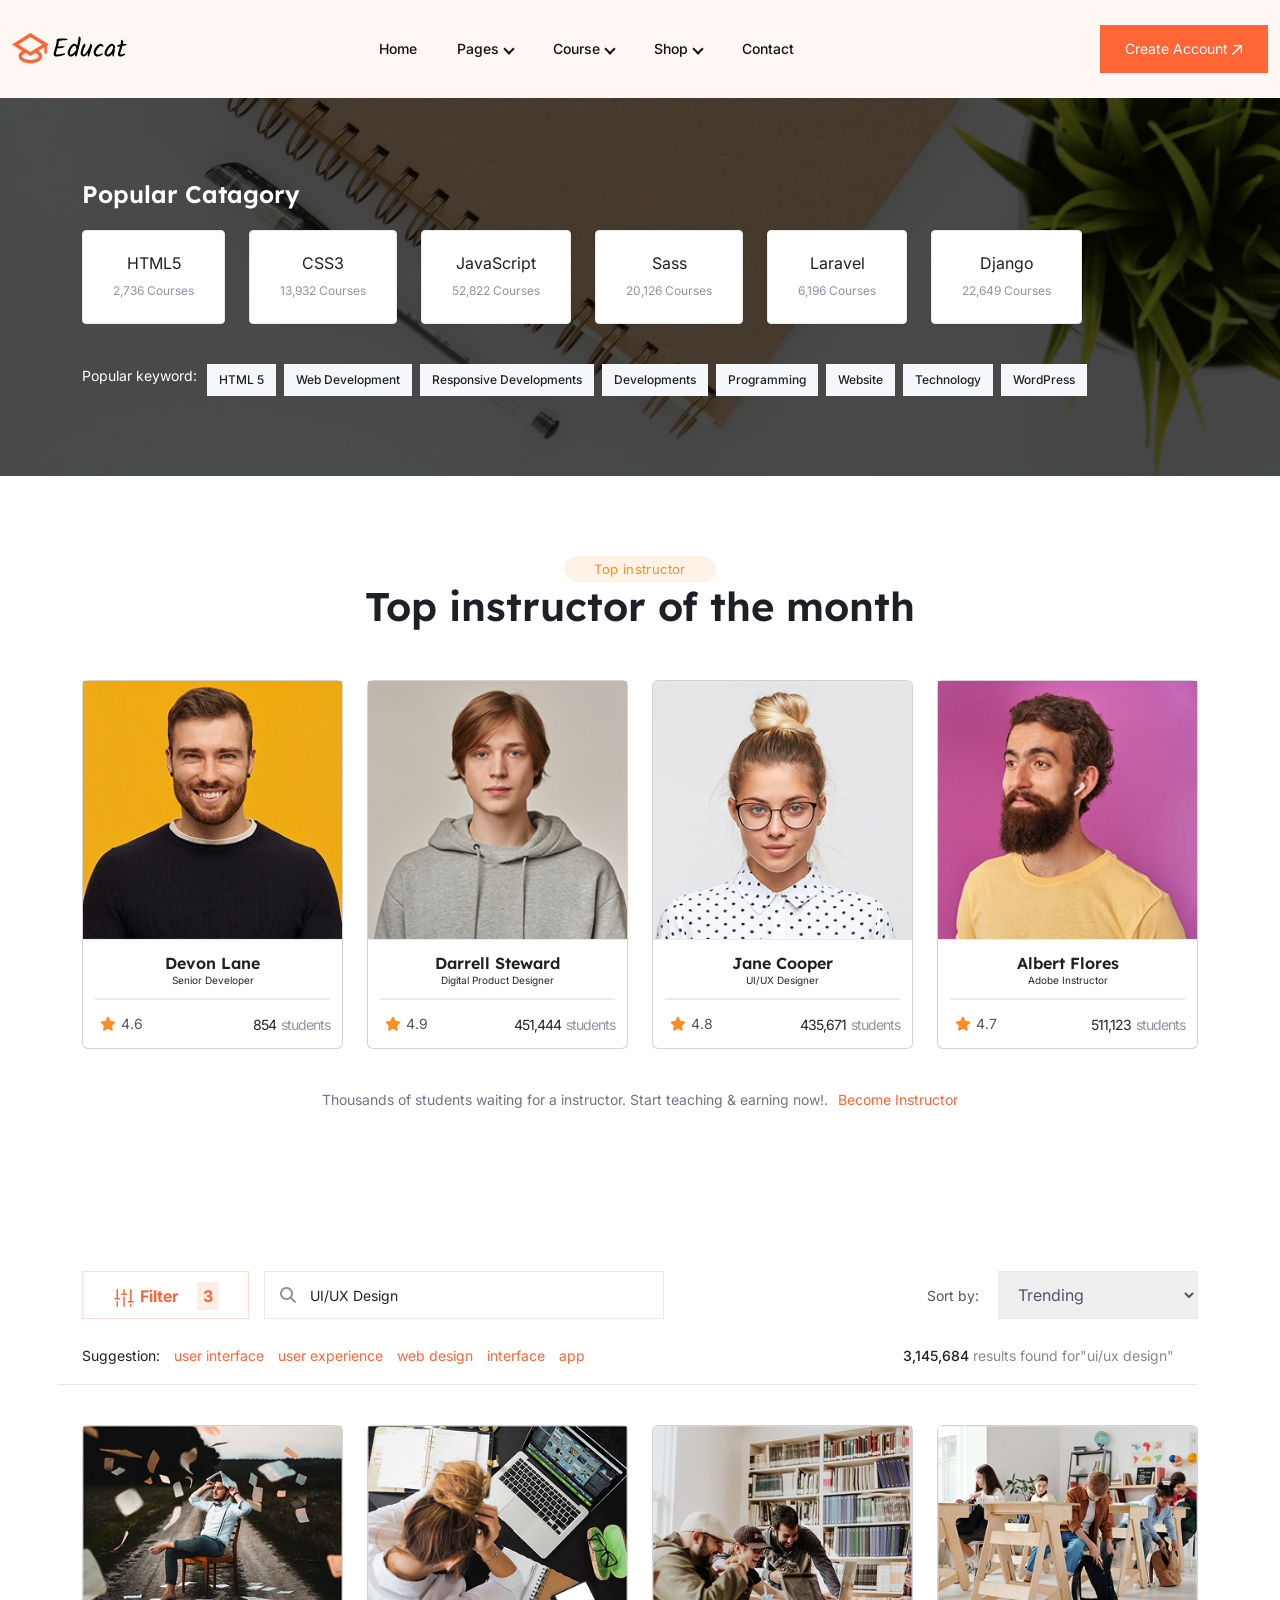
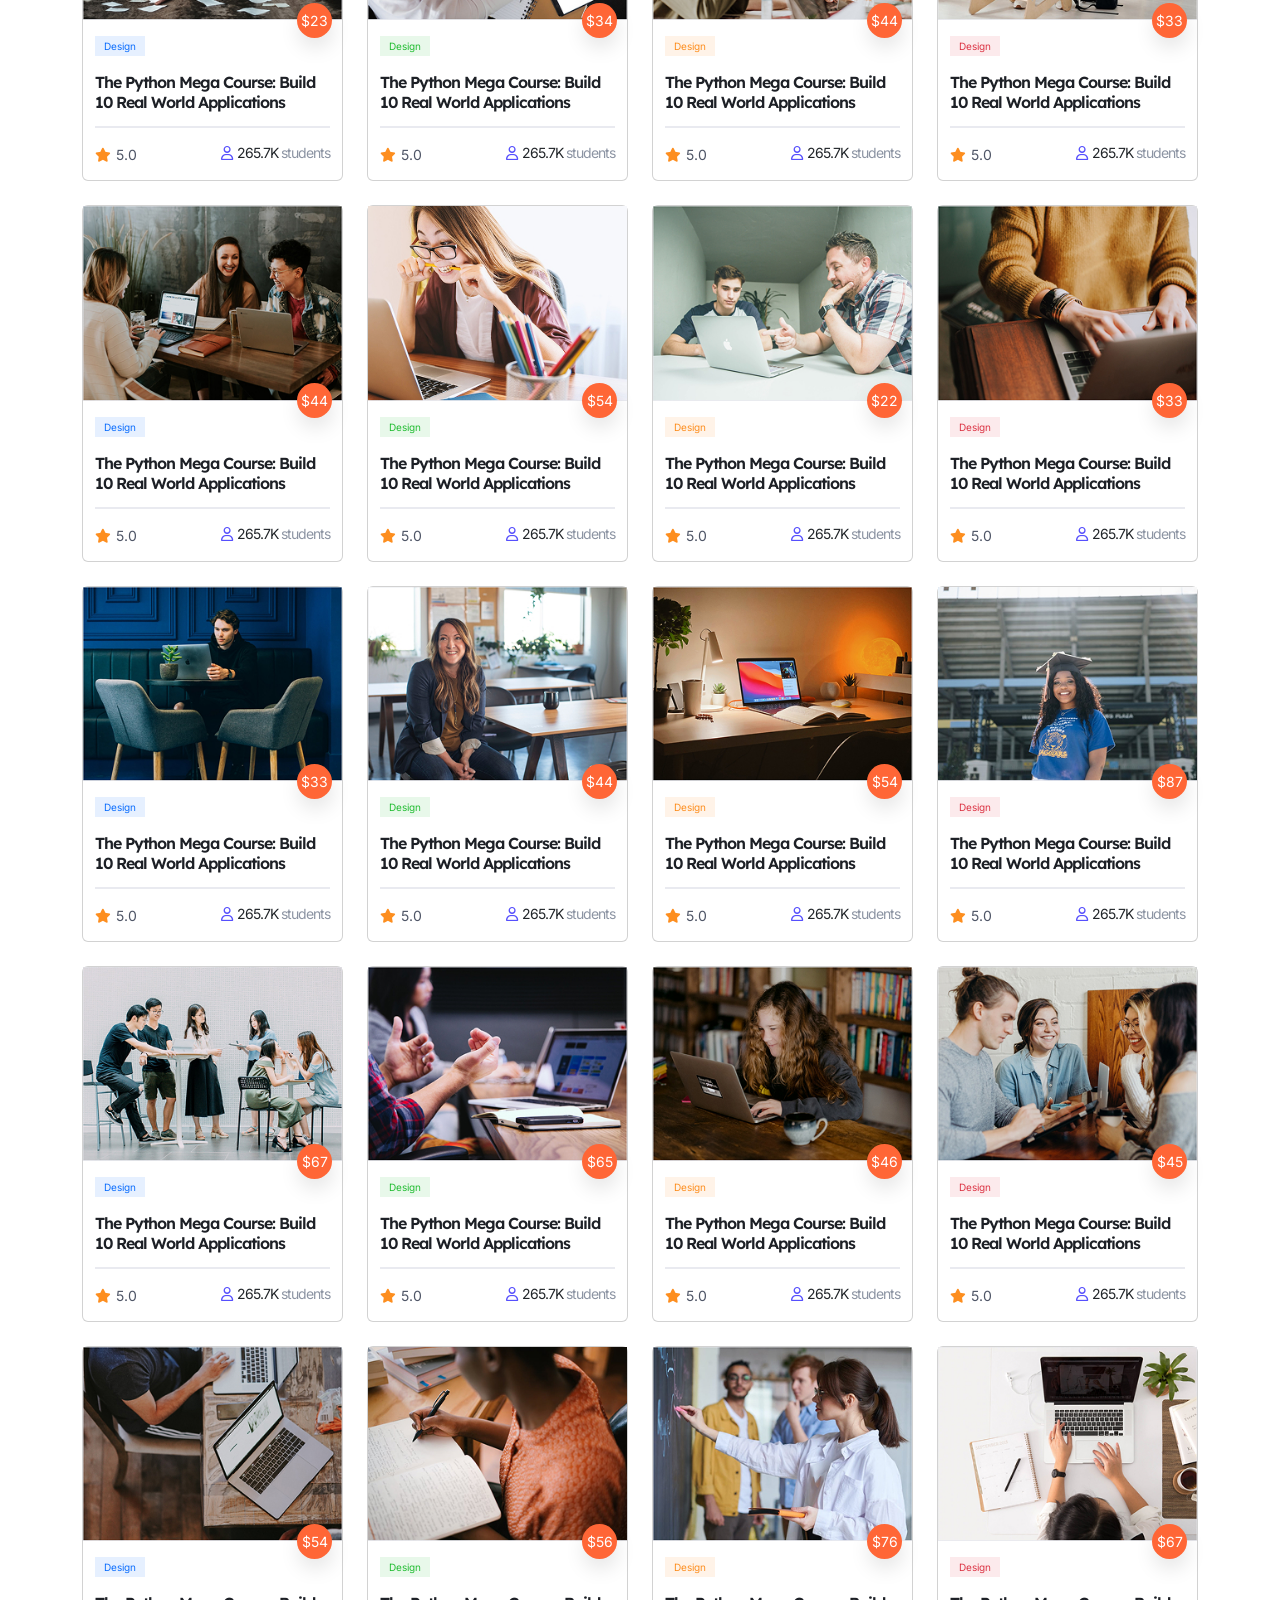
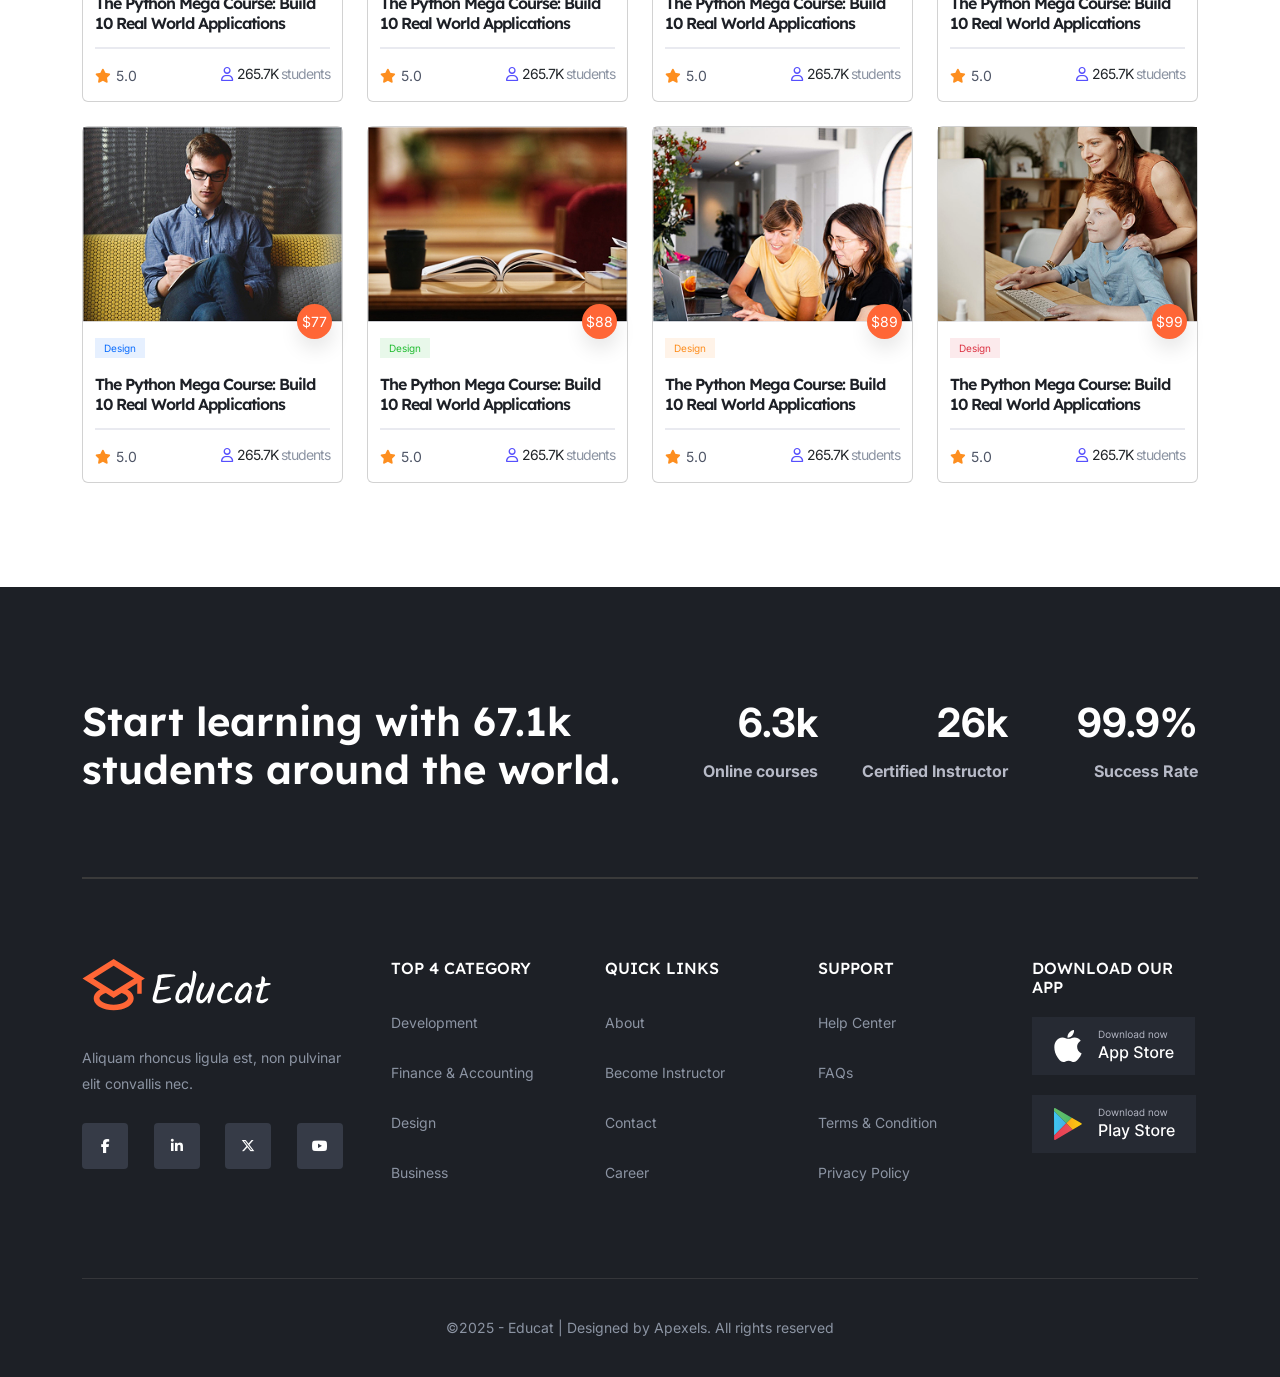
<file: category.html>
<!DOCTYPE html>
<html lang="en">
	<head>
		<meta charset="utf-8">
		<meta name="viewport" content="width=device-width, initial-scale=1">
		<title>Educat - Learning Course HTML Website Template</title>
		<link rel="icon" type="image/x-icon" href="img/favicon.png">
		<link rel="stylesheet" href="css/bootstrap.min.css">
		<link rel="stylesheet" href="css/owl.carousel.min.css">
		<link rel="stylesheet" href="css/owl.theme.default.min.css">
		<link rel="stylesheet" href="css/all.min.css">
		<link rel="stylesheet" href="css/themify-icons.css">
		<link rel="stylesheet" href="css/magnific-popup.css">
		<link rel="stylesheet" href="css/responsive.css">
		<link rel="stylesheet" href="css/style.css">
	</head>	
	
	<body>	
		<!-- Start preloader -->
		<div class="preloader">
			<div class="book">
				<svg xmlns="http://www.w3.org/2000/svg" width="80" height="63" viewBox="0 0 80 63" fill="none">
					<path d="M37.0311 61.7608C34.0598 58.2743 29.1 54.5454 24.2966 52.1862C19.4465 49.8037 14.8396 48.4806 9.6091 47.9689C8.57783 47.8689 7.72283 47.7757 7.70916 47.7623C7.69583 47.7623 7.72249 37.0018 7.77583 23.8802L7.86383 0.0233184L8.8161 0.116592C14.6633 0.696224 21.1895 2.90416 26.1274 5.98154C30.383 8.63319 34.7774 12.7279 37.5791 16.6514L38.2841 17.6388V40.3004C38.2841 52.7638 38.2308 62.9594 38.1668 62.9574C38.1001 62.9554 37.5899 62.4164 37.0311 61.7608ZM41.8748 40.2431V17.4869L43.2364 15.6687C44.9749 13.3475 48.4717 9.85041 50.7839 8.12151C56.9649 3.49844 63.6697 0.886103 71.3671 0.0999357L72.3436 0V23.8902V47.781L71.2108 47.8876C60.4927 48.8843 51.2007 53.3035 43.9327 60.86L41.8748 63V40.2431ZM48.5155 61.453C52.7222 57.5088 58.2912 54.3748 63.8853 52.8018C66.8126 51.979 70.6194 51.4047 73.1465 51.4047C74.4714 51.4047 75.2064 51.1182 75.6209 50.438C75.9329 49.925 75.9363 49.7044 75.9369 30.3461L75.9375 10.7705L76.5235 10.8771C76.8455 10.9437 77.7597 11.1969 78.5547 11.4501L80 11.9098V36.3403C80 49.7771 79.9467 60.7708 79.8807 60.7708C79.814 60.7708 78.8481 60.5642 77.7322 60.311C73.3226 59.3183 69.6912 58.9772 64.922 59.1058C59.1372 59.2657 54.6414 60.0719 49.297 61.9174L47.2657 62.6189L48.5155 61.453ZM30.7029 61.8327C28.4834 61.0386 24.8179 60.1025 22.3435 59.6988C18.9789 59.1524 16.6577 59.0072 12.5341 59.0991C8.4369 59.1858 5.95862 59.4722 2.57781 60.2391C1.63247 60.4523 0.665669 60.6721 0.429334 60.7188L0 60.8121L0.000733537 36.3163L0.00153304 11.8198L1.83681 11.2868C2.84614 10.9937 3.75995 10.7205 3.86735 10.6872C4.02268 10.6206 4.06268 14.6114 4.06268 30.2408C4.06268 51.5986 4.01601 50.408 4.92788 51.007C5.24522 51.2135 5.90455 51.3068 7.78743 51.42C15.2705 51.8464 22.3709 54.3575 28.1676 58.6301C29.4176 59.5515 32.4176 62.0819 32.5895 62.3597C32.7095 62.553 32.6295 62.533 30.7034 61.8401L30.7029 61.8327Z" fill="white"/>
				  </svg>
			</div>
		</div>
		<!-- End Preloader -->

		<!-- Start Hamburger area  -->
		<div class="ab-hamburger">
			<div class="ab-hamburger-wrapper">
				<div class="ab-hamburger-header d-flex justify-content-between align-items-center mb-50">
					<div class="ab-hamburger-logo">
					   <a href="index.html"><img src="img/logo.svg" alt=""></a>
					</div>
					<div class="ab-hamburger-close">
					   <button class="ab-hamburger-close-toggle"><i class="fa fa-times"></i></button>
					</div>
				</div>
			 
				<div class="ab-hamburger-menu d-block d-xl-none mb-50">
					<nav></nav>
				</div>
			 
				<div class="ab-hamburger-social mb-50">
					<h3 class="ab-hamburger-sm-title">Follow Me</h3>
					<a href="#"><i class="fab fa-facebook-f"></i></a>
					<a href="#"><i class="fa-brands fa-x-twitter"></i></a>
					<a href="#"><i class="fab fa-linkedin-in"></i></a>
					<a href="#"><i class="fab fa-instagram"></i></a>
				</div>
			</div>
		</div>

		<div class="ab-hamburger-overlay"></div>
		<!-- End Hamburger area  -->

		<!-- START HEADER SECTION-->
		<header class="ab-header-area">
			<div class="ab-site-header ab-style1 ab-sticky-header">
				<div class="container-fluid">
					<div class="row align-items-center">
						<div class="col-xl-2 col-md-2">
							<div class="ab-site-logo">
							   <a href="index.html"><img src="img/logo.svg" alt="Logo"></a>
							</div>
						</div>
						
						<div class="col-xl-7 col-md-7">
							<div class="ab-main-menu d-flex justify-content-center">
								<nav class="ab-nav ab-mobile-menu-active">
									<ul class="ab-nav-list">
										<li class="menu-item-children"><a href="index.html">Home</a></li>
										<li class="menu-item-children"><a href="#">Pages  <i class="arrow down"></i></a>
											<ul class="sub-menu">
												<li><a href="category.html" class="menu_item">Category</a></li>
												<li><a href="student-dashborad.html" class="menu_item">Student Dashboard</a></li>
												<li><a href="student-instructor.html" class="menu_item">Student Instructor</a></li>
												<li><a href="student-messages.html" class="menu_item">Student Messages</a></li>
												<li><a href="signup.html" class="menu_item">Sign Up</a></li>
												<li><a href="signin.html" class="menu_item">Sign In</a></li>
												<li><a href="404.html" class="menu_item">404 Page</a></li>
											</ul>
										</li>
										<li class="menu-item-children"><a href="#">Course  <i class="arrow down"></i></a>
											<ul class="sub-menu">
												<li><a href="single-course.html" class="menu_item">Single Course</a></li>
												<li><a href="course_list.html" class="menu_item">Course List</a></li>
												<li><a href="course_list_filter.html" class="menu_item">Course List Filter</a></li>
												<li><a href="student-course.html" class="menu_item">Student Course</a></li>
											</ul>
										</li>
										<li class="menu-item-children"><a href="#">Shop  <i class="arrow down"></i></a>
											<ul class="sub-menu">
												<li><a href="checkout.html" class="menu_item">Checkout</a></li>
											</ul>
										</li>
										<li><a href="contact.html">Contact</a></li>
									</ul>
								</nav>
							</div>
						</div><!-- END COL -->

						<div class="col-xl-3 col-md-3 text-end">
							<div class="buttons_area">
								<a href="signup.html" class="btn_1">Create Account  <svg xmlns="http://www.w3.org/2000/svg" width="10" height="10" viewBox="0 0 12 12" fill="none">
									<path d="M12 0.514515V9.43267C12 9.56914 11.9459 9.7 11.8494 9.79647C11.7528 9.89294 11.6219 9.94721 11.4856 9.94721C11.3491 9.94721 11.2183 9.89294 11.1217 9.79647C11.0252 9.7 10.971 9.56914 10.971 9.43267V1.75791L0.869497 11.8508C0.77398 11.9463 0.644425 12 0.509332 12C0.374252 12 0.244696 11.9463 0.149179 11.8508C0.0536616 11.7554 0 11.6258 0 11.4907C0 11.3556 0.0536616 11.2261 0.149179 11.1306L10.2421 1.02903H2.56737C2.43092 1.02903 2.30005 0.974819 2.20356 0.878326C2.10707 0.781834 2.05286 0.650973 2.05286 0.514515C2.05286 0.378056 2.10707 0.247196 2.20356 0.150703C2.30005 0.0542101 2.43092 1.21958e-05 2.56737 0H11.4856C11.6219 1.21958e-05 11.7528 0.0542101 11.8494 0.150703C11.9459 0.247196 12 0.378056 12 0.514515Z" fill="white"/>
								  </svg></a>
							</div>
							<div class="ab-main-menu-bars d-block d-xl-none">
								<button class="ab-hamburger-toogle">
									<i class="fa fa-bars"></i>
								</button>
							</div>
						</div>
					</div><!-- END COL -->
				</div><!-- END CONTAINER -->
			</div>
		</header>
		<!-- END HEADER SECTION-->
		
		<!--Start Popular tools section -->
		<div class="category_bg_area">
			<section id="popular_tools">
				<div class="container">
					<div class="row">	
						<div class="col-lg-12 col-md-12 col-sm-12 popular_tools_left">
							<h2>Popular Catagory</h2>				
							<!-- Company Logos -->
							<ul class="popular-tools-list">
								<li><a href="#"><span>HTML5</span> <br> 2,736 Courses</a></li>
								<li><a href="#"><span>CSS3</span> <br> 13,932 Courses</a></li>
								<li><a href="#"><span>JavaScript</span> <br> 52,822 Courses</a></li>
								<li><a href="#"><span>Sass</span> <br> 20,126 Courses</a></li>
								<li><a href="#"><span>Laravel</span> <br> 6,196 Courses</a></li>
								<li><a href="#"><span>Django</span> <br> 22,649 Courses</a></li>
							</ul>
						</div>
					</div>
				</div>
			</section>
			
			<!--End Popular tools section -->
			
			<!--Start keyword section -->
			<div class="keyword_section">
				<div class="container">
					<div class="row">	
						<div class="col-lg-12 col-md-12 col-sm-12 keywords_container">
							<span class="label">Popular keyword:</span>
							<ul class="keyword-list">
								<li><a href="#0"><span class="keyword">HTML 5</span></a></li>
								<li><a href="#0"><span class="keyword">Web Development</span></a></li>
								<li><a href="#0"><span class="keyword">Responsive Developments</span></a></li>
								<li><a href="#0"><span class="keyword active">Developments</span></a></li>
								<li><a href="#0"><span class="keyword">Programming</span></a></li>
								<li><a href="#0"><span class="keyword">Website</span></a></li>
								<li><a href="#0"><span class="keyword">Technology</span></a></li>
								<li><a href="#0"><span class="keyword">WordPress</span></a></li>
							</ul>
						</div>
					</div>
				</div>
			</div>
		</div>
		<!--End keyword section -->
		
		<!-- Start Top instructor rating section -->
		<section id="top_rating_instructor" class="section_padding">
			<div class="container">
				<div class="row">
					<div class="section_title_area">
						<span class="heading_subtitle topinstructor_subtitle">Top instructor</span>
						<h2>Top instructor of the month</h2>
					</div>

					<!-- Course Card 1 -->
					<div class="col-lg-3 col-md-4 col-sm-6 top_rating_card">
						<div class="card instructor_card">
							<div class="instructor_img">
								<img src="img/instractor1.jpg" alt="">
								
								<div class="instructor_icons">
									<a href="#"><i class="fa-brands fa-facebook-f"></i></a>
									<a href="#"><i class="fa-brands fa-instagram"></i></a>
									<a href="#"><i class="fa-brands fa-linkedin-in"></i></a>
									<a href="#"><i class="fa-brands fa-x-twitter"></i></a>	
								</div>
							</div>
							<div class="course-info">
								<div class="top_rating_head">
									<a href="#"><h3>Devon Lane</h3></a>
									<p>Senior Developer</p>
								</div>
								<div class="rating top_rating">
									<span><i class="fa-solid fa-star"></i>4.6</span>
									<p>854<span>students</span></p>
								</div>
							</div>
						</div>
					</div>
					
					<div class="col-lg-3 col-md-4 col-sm-6 top_rating_card">
						<div class="card instructor_card">
							<div class="instructor_img">
								<img src="img/instractor2.jpg" alt="">
								
								<div class="instructor_icons">
									<a href="#"><i class="fa-brands fa-facebook-f"></i></a>
									<a href="#"><i class="fa-brands fa-instagram"></i></a>
									<a href="#"><i class="fa-brands fa-linkedin-in"></i></a>
									<a href="#"><i class="fa-brands fa-x-twitter"></i></a>	
								</div>
							</div>
							<div class="course-info">
								<div class="top_rating_head">
									<a href="#"><h3>Darrell Steward</h3></a>
									<p>Digital Product Designer</p>
								</div>
								<div class="rating top_rating">
									<span><i class="fa-solid fa-star"></i>4.9</span>
									<p>451,444<span>students</span></p>
								</div>
							</div>
						</div>
					</div>
					
					<div class="col-lg-3 col-md-4 col-sm-6 top_rating_card">
						<div class="card instructor_card">
							<div class="instructor_img">
								<img src="img/instractor3.jpg" alt="">
								
								<div class="instructor_icons">
									<a href="#"><i class="fa-brands fa-facebook-f"></i></a>
									<a href="#"><i class="fa-brands fa-instagram"></i></a>
									<a href="#"><i class="fa-brands fa-linkedin-in"></i></a>
									<a href="#"><i class="fa-brands fa-x-twitter"></i></a>	
								</div>
							</div>
							<div class="course-info">
								<div class="top_rating_head">
									<a href="#"><h3>Jane Cooper</h3></a>
									<p>UI/UX Designer</p>
								</div>
								<div class="rating top_rating">
									<span><i class="fa-solid fa-star"></i>4.8</span>
									<p>435,671<span>students</span></p>
								</div>
							</div>
						</div>
					</div>
					
					<div class="col-lg-3 col-md-4 col-sm-6 top_rating_card">
						<div class="card instructor_card">
							<div class="instructor_img">
								<img src="img/instractor4.jpg" alt="">
								
								<div class="instructor_icons">
									<a href="#"><i class="fa-brands fa-facebook-f"></i></a>
									<a href="#"><i class="fa-brands fa-instagram"></i></a>
									<a href="#"><i class="fa-brands fa-linkedin-in"></i></a>
									<a href="#"><i class="fa-brands fa-x-twitter"></i></a>	
								</div>
							</div>
							<div class="course-info">
								<div class="top_rating_head">
									<a href="#"><h3>Albert Flores</h3></a>
									<p>Adobe Instructor</p>
								</div>
								<div class="rating top_rating">
									<span><i class="fa-solid fa-star"></i>4.7</span>
									<p>511,123<span>students</span></p>
								</div>
							</div>
						</div>
					</div>				
					<!-- card end -->
					<div class="top_rating_btn">
						<p>Thousands of students waiting for a instructor. Start teaching & earning now!.<a href="#">Become Instructor</a></p>
					</div>
				</div>	
			</div>						
		</section>
		<!-- End Top instructor rating section -->
		
		<!-- Start All Course section -->
		<section id="all_course" class="section_padding">
			<div class="container">
				<div class="row">
					<div class="col-lg-7 col-md-9 col-sm-12 search-bar">
						<div class="filter">
							<svg xmlns="http://www.w3.org/2000/svg" width="24" height="24" viewBox="0 0 24 24" fill="none">
							  <path d="M12 11.25L12 20.25" stroke="#FF6636" stroke-width="1.5" stroke-linecap="round" stroke-linejoin="round"/>
							  <path d="M12 3.75L12 8.25" stroke="#FF6636" stroke-width="1.5" stroke-linecap="round" stroke-linejoin="round"/>
							  <path d="M18.75 18.75L18.7501 20.25" stroke="#FF6636" stroke-width="1.5" stroke-linecap="round" stroke-linejoin="round"/>
							  <path d="M18.7501 3.75L18.75 15.75" stroke="#FF6636" stroke-width="1.5" stroke-linecap="round" stroke-linejoin="round"/>
							  <path d="M21 15.75H16.5" stroke="#FF6636" stroke-width="1.5" stroke-linecap="round" stroke-linejoin="round"/>
							  <path d="M5.25007 15.75L5.25 20.25" stroke="#FF6636" stroke-width="1.5" stroke-linecap="round" stroke-linejoin="round"/>
							  <path d="M5.25 3.75L5.25007 12.75" stroke="#FF6636" stroke-width="1.5" stroke-linecap="round" stroke-linejoin="round"/>
							  <path d="M3.00024 12.75H7.50024" stroke="#FF6636" stroke-width="1.5" stroke-linecap="round" stroke-linejoin="round"/>
							  <path d="M14.25 8.25H9.75" stroke="#FF6636" stroke-width="1.5" stroke-linecap="round" stroke-linejoin="round"/>
							</svg>
							<span>Filter</span>
							<span class="filter_color">3</span>
						</div>
						<div class="search_input">
							<form>
								<input type="text" placeholder="UI/UX Design" required>
								<button type="submit"><i class="fa fa-search"></i></button>
							</form>
						</div>
					</div>	
					
					<div class="col-lg-5 sort_by text-end">
						<span>Sort by:</span>
						<select>
							<option>Trending</option>
							<option>Newest</option>
							<option>Popular</option>
						</select>
					</div>

					<div class="row suggestions_section">
						<div class="col-lg-7 suggestions">
							<ul>
								<li class="sugges_blc">Suggestion:</li>
								<li>user interface</li>
								<li>user experience</li>
								<li>web design</li>
								<li>interface</li>
								<li>app</li>
							</ul>
						</div>

						<div class="col-lg-5 results">
							<span class="numbers">3,145,684</span>
							<span class="text">results found for"ui/ux design"</span>
						</div>
					</div>
					
					<!-- Course Card 1 -->
					<div class="col-lg-3">
						<div class="card all_course_card">
							<div class="course-image img_arrow_section">
								<img src="img/CourseImages.jpg" alt="">
								<a href="#"><i class="ti-arrow-top-right"></i></a>
							</div>
							
							<div class="all_course_card_info">
								<span class="intro bg_1">Design</span>
								<span class="price">$23</span>
								<a href="#"><h5>The Python Mega Course: Build 10 Real World Applications</h5></a>
								<div class="rating">
									<span><i class="fa-solid fa-star"></i>5.0</span>
									<p><i class="fa-regular fa-user"></i>265.7K <span>students</span></p>
								</div>
							</div>
						</div>
					</div>
					<!-- Add similar course cards here -->
					<div class="col-lg-3">
						<div class="card all_course_card">
							<div class="course-image img_arrow_section">
								<img src="img/CourseImages-1.jpg" alt="">
								<a href="#"><i class="ti-arrow-top-right"></i></a>
							</div>
							
							<div class="all_course_card_info">
								<span class="intro bg_2">Design</span>
								<span class="price">$34</span>
								<a href="#"><h5>The Python Mega Course: Build 10 Real World Applications</h5></a>
								<div class="rating">
									<span><i class="fa-solid fa-star"></i>5.0</span>
									<p><i class="fa-regular fa-user"></i>265.7K <span>students</span></p>
								</div>
							</div>
						</div>
					</div>
					
					<div class="col-lg-3">
						<div class="card all_course_card">
							<div class="course-image img_arrow_section">
								<img src="img/CourseImages-2.jpg" alt="">
								<a href="#"><i class="ti-arrow-top-right"></i></a>
							</div>
							
							<div class="all_course_card_info">
								<span class="intro bg_3">Design</span>
								<span class="price">$44</span>
								<a href="#"><h5>The Python Mega Course: Build 10 Real World Applications</h5></a>
								<div class="rating">
									<span><i class="fa-solid fa-star"></i>5.0</span>
									<p><i class="fa-regular fa-user"></i>265.7K <span>students</span></p>
								</div>
							</div>
						</div>
					</div>
					
					<div class="col-lg-3">
						<div class="card all_course_card">
							<div class="course-image img_arrow_section">
								<img src="img/CourseImages-3.jpg" alt="">
								<a href="#"><i class="ti-arrow-top-right"></i></a>
							</div>
							
							<div class="all_course_card_info">
								<span class="intro bg_4">Design</span>
								<span class="price">$33</span>
								<a href="#"><h5>The Python Mega Course: Build 10 Real World Applications</h5></a>
								<div class="rating">
									<span><i class="fa-solid fa-star"></i>5.0</span>
									<p><i class="fa-regular fa-user"></i>265.7K <span>students</span></p>
								</div>
							</div>
						</div>
					</div>
					
					<div class="col-lg-3">
						<div class="card all_course_card">
							<div class="course-image img_arrow_section">
								<img src="img/CourseImages-4.jpg" alt="">
								<a href="#"><i class="ti-arrow-top-right"></i></a>
							</div>
							
							<div class="all_course_card_info">
								<span class="intro bg_1">Design</span>
								<span class="price">$44</span>
								<a href="#"><h5>The Python Mega Course: Build 10 Real World Applications</h5></a>
								<div class="rating">
									<span><i class="fa-solid fa-star"></i>5.0</span>
									<p><i class="fa-regular fa-user"></i>265.7K <span>students</span></p>
								</div>
							</div>
						</div>
					</div>
					
					<div class="col-lg-3">
						<div class="card all_course_card">
							<div class="course-image img_arrow_section">
								<img src="img/CourseImages-5.jpg" alt="">
								<a href="#"><i class="ti-arrow-top-right"></i></a>
							</div>
							
							<div class="all_course_card_info">
								<span class="intro bg_2">Design</span>
								<span class="price">$54</span>
								<a href="#"><h5>The Python Mega Course: Build 10 Real World Applications</h5></a>
								<div class="rating">
									<span><i class="fa-solid fa-star"></i>5.0</span>
									<p><i class="fa-regular fa-user"></i>265.7K <span>students</span></p>
								</div>
							</div>
						</div>
					</div>
					
					<div class="col-lg-3">
						<div class="card all_course_card">
							<div class="course-image img_arrow_section">
								<img src="img/CourseImages-6.jpg" alt="">
								<a href="#"><i class="ti-arrow-top-right"></i></a>
							</div>
							
							<div class="all_course_card_info">
								<span class="intro bg_3">Design</span>
								<span class="price">$22</span>
								<a href="#"><h5>The Python Mega Course: Build 10 Real World Applications</h5></a>
								<div class="rating">
									<span><i class="fa-solid fa-star"></i>5.0</span>
									<p><i class="fa-regular fa-user"></i>265.7K <span>students</span></p>
								</div>
							</div>
						</div>
					</div>
					
					<div class="col-lg-3">
						<div class="card all_course_card">
							<div class="course-image img_arrow_section">
								<img src="img/CourseImages-7.jpg" alt="">
								<a href="#"><i class="ti-arrow-top-right"></i></a>
							</div>
							
							<div class="all_course_card_info">
								<span class="intro bg_4">Design</span>
								<span class="price">$33</span>
								<a href="#"><h5>The Python Mega Course: Build 10 Real World Applications</h5></a>
								<div class="rating">
									<span><i class="fa-solid fa-star"></i>5.0</span>
									<p><i class="fa-regular fa-user"></i>265.7K <span>students</span></p>
								</div>
							</div>
						</div>
					</div>
					
					<div class="col-lg-3">
						<div class="card all_course_card">
							<div class="course-image img_arrow_section">
								<img src="img/CourseImages-8.jpg" alt="">
								<a href="#"><i class="ti-arrow-top-right"></i></a>
							</div>
							
							<div class="all_course_card_info">
								<span class="intro bg_1">Design</span>
								<span class="price">$33</span>
								<a href="#"><h5>The Python Mega Course: Build 10 Real World Applications</h5></a>
								<div class="rating">
									<span><i class="fa-solid fa-star"></i>5.0</span>
									<p><i class="fa-regular fa-user"></i>265.7K <span>students</span></p>
								</div>
							</div>
						</div>
					</div>
					
					<div class="col-lg-3">
						<div class="card all_course_card">
							<div class="course-image img_arrow_section">
								<img src="img/CourseImages-9.jpg" alt="">
								<a href="#"><i class="ti-arrow-top-right"></i></a>
							</div>
							
							<div class="all_course_card_info">
								<span class="intro bg_2">Design</span>
								<span class="price">$44</span>
								<a href="#"><h5>The Python Mega Course: Build 10 Real World Applications</h5></a>
								<div class="rating">
									<span><i class="fa-solid fa-star"></i>5.0</span>
									<p><i class="fa-regular fa-user"></i>265.7K <span>students</span></p>
								</div>
							</div>
						</div>
					</div>
					
					<div class="col-lg-3">
						<div class="card all_course_card">
							<div class="course-image img_arrow_section">
								<img src="img/CourseImages-10.jpg" alt="">
								<a href="#"><i class="ti-arrow-top-right"></i></a>
							</div>
							
							<div class="all_course_card_info">
								<span class="intro bg_3">Design</span>
								<span class="price">$54</span>
								<a href="#"><h5>The Python Mega Course: Build 10 Real World Applications</h5></a>
								<div class="rating">
									<span><i class="fa-solid fa-star"></i>5.0</span>
									<p><i class="fa-regular fa-user"></i>265.7K <span>students</span></p>
								</div>
							</div>
						</div>
					</div>
					
					<div class="col-lg-3">
						<div class="card all_course_card">
							<div class="course-image img_arrow_section">
								<img src="img/CourseImages-11.jpg" alt="">
								<a href="#"><i class="ti-arrow-top-right"></i></a>
							</div>
							
							<div class="all_course_card_info">
								<span class="intro bg_4">Design</span>
								<span class="price">$87</span>
								<a href="#"><h5>The Python Mega Course: Build 10 Real World Applications</h5></a>
								<div class="rating">
									<span><i class="fa-solid fa-star"></i>5.0</span>
									<p><i class="fa-regular fa-user"></i>265.7K <span>students</span></p>
								</div>
							</div>
						</div>
					</div>
					
					<div class="col-lg-3">
						<div class="card all_course_card">
							<div class="course-image img_arrow_section">
								<img src="img/CourseImages-12.jpg" alt="">
								<a href="#"><i class="ti-arrow-top-right"></i></a>
							</div>
							
							<div class="all_course_card_info">
								<span class="intro bg_1">Design</span>
								<span class="price">$67</span>
								<a href="#"><h5>The Python Mega Course: Build 10 Real World Applications</h5></a>
								<div class="rating">
									<span><i class="fa-solid fa-star"></i>5.0</span>
									<p><i class="fa-regular fa-user"></i>265.7K <span>students</span></p>
								</div>
							</div>
						</div>
					</div>
					
					<div class="col-lg-3">
						<div class="card all_course_card">
							<div class="course-image img_arrow_section">
								<img src="img/CourseImages-13.jpg" alt="">
								<a href="#"><i class="ti-arrow-top-right"></i></a>
							</div>
							
							<div class="all_course_card_info">
								<span class="intro bg_2">Design</span>
								<span class="price">$65</span>
								<a href="#"><h5>The Python Mega Course: Build 10 Real World Applications</h5></a>
								<div class="rating">
									<span><i class="fa-solid fa-star"></i>5.0</span>
									<p><i class="fa-regular fa-user"></i>265.7K <span>students</span></p>
								</div>
							</div>
						</div>
					</div>
					
					<div class="col-lg-3">
						<div class="card all_course_card">
							<div class="course-image img_arrow_section">
								<img src="img/CourseImages-14.jpg" alt="">
								<a href="#"><i class="ti-arrow-top-right"></i></a>
							</div>
							
							<div class="all_course_card_info">
								<span class="intro bg_3">Design</span>
								<span class="price">$46</span>
								<a href="#"><h5>The Python Mega Course: Build 10 Real World Applications</h5></a>
								<div class="rating">
									<span><i class="fa-solid fa-star"></i>5.0</span>
									<p><i class="fa-regular fa-user"></i>265.7K <span>students</span></p>
								</div>
							</div>
						</div>
					</div>
					
					<div class="col-lg-3">
						<div class="card all_course_card">
							<div class="course-image img_arrow_section">
								<img src="img/CourseImages-15.jpg" alt="">
								<a href="#"><i class="ti-arrow-top-right"></i></a>
							</div>
							
							<div class="all_course_card_info">
								<span class="intro bg_4">Design</span>
								<span class="price">$45</span>
								<a href="#"><h5>The Python Mega Course: Build 10 Real World Applications</h5></a>
								<div class="rating">
									<span><i class="fa-solid fa-star"></i>5.0</span>
									<p><i class="fa-regular fa-user"></i>265.7K <span>students</span></p>
								</div>
							</div>
						</div>
					</div>
					
					<div class="col-lg-3">
						<div class="card all_course_card">
							<div class="course-image img_arrow_section">
								<img src="img/CourseImages-16.jpg" alt="">
								<a href="#"><i class="ti-arrow-top-right"></i></a>
							</div>
							
							<div class="all_course_card_info">
								<span class="intro bg_1">Design</span>
								<span class="price">$54</span>
								<a href="#"><h5>The Python Mega Course: Build 10 Real World Applications</h5></a>
								<div class="rating">
									<span><i class="fa-solid fa-star"></i>5.0</span>
									<p><i class="fa-regular fa-user"></i>265.7K <span>students</span></p>
								</div>
							</div>
						</div>
					</div>
					
					<div class="col-lg-3">
						<div class="card all_course_card">
							<div class="course-image img_arrow_section">
								<img src="img/CourseImages-17.jpg" alt="">
								<a href="#"><i class="ti-arrow-top-right"></i></a>
							</div>
							
							<div class="all_course_card_info">
								<span class="intro bg_2">Design</span>
								<span class="price">$56</span>
								<a href="#"><h5>The Python Mega Course: Build 10 Real World Applications</h5></a>
								<div class="rating">
									<span><i class="fa-solid fa-star"></i>5.0</span>
									<p><i class="fa-regular fa-user"></i>265.7K <span>students</span></p>
								</div>
							</div>
						</div>
					</div>
					
					<div class="col-lg-3">
						<div class="card all_course_card">
							<div class="course-image img_arrow_section">
								<img src="img/CourseImages-18.jpg" alt="">
								<a href="#"><i class="ti-arrow-top-right"></i></a>
							</div>
							
							<div class="all_course_card_info">
								<span class="intro bg_3">Design</span>
								<span class="price">$76</span>
								<a href="#"><h5>The Python Mega Course: Build 10 Real World Applications</h5></a>
								<div class="rating">
									<span><i class="fa-solid fa-star"></i>5.0</span>
									<p><i class="fa-regular fa-user"></i>265.7K <span>students</span></p>
								</div>
							</div>
						</div>
					</div>
					
					<div class="col-lg-3">
						<div class="card all_course_card">
							<div class="course-image img_arrow_section">
								<img src="img/CourseImages-19.jpg" alt="">
								<a href="#"><i class="ti-arrow-top-right"></i></a>
							</div>
							
							<div class="all_course_card_info">
								<span class="intro bg_4">Design</span>
								<span class="price">$67</span>
								<a href="#"><h5>The Python Mega Course: Build 10 Real World Applications</h5></a>
								<div class="rating">
									<span><i class="fa-solid fa-star"></i>5.0</span>
									<p><i class="fa-regular fa-user"></i>265.7K <span>students</span></p>
								</div>
							</div>
						</div>
					</div>
					
					<div class="col-lg-3">
						<div class="card all_course_card">
							<div class="course-image img_arrow_section">
								<img src="img/CourseImages-20.jpg" alt="">
								<a href="#"><i class="ti-arrow-top-right"></i></a>
							</div>
							
							<div class="all_course_card_info">
								<span class="intro bg_1">Design</span>
								<span class="price">$77</span>
								<a href="#"><h5>The Python Mega Course: Build 10 Real World Applications</h5></a>
								<div class="rating">
									<span><i class="fa-solid fa-star"></i>5.0</span>
									<p><i class="fa-regular fa-user"></i>265.7K <span>students</span></p>
								</div>
							</div>
						</div>
					</div>
					
					<div class="col-lg-3">
						<div class="card all_course_card">
							<div class="course-image img_arrow_section">
								<img src="img/CourseImages-21.jpg" alt="">
								<a href="#"><i class="ti-arrow-top-right"></i></a>
							</div>
							
							<div class="all_course_card_info">
								<span class="intro bg_2">Design</span>
								<span class="price">$88</span>
								<a href="#"><h5>The Python Mega Course: Build 10 Real World Applications</h5></a>
								<div class="rating">
									<span><i class="fa-solid fa-star"></i>5.0</span>
									<p><i class="fa-regular fa-user"></i>265.7K <span>students</span></p>
								</div>
							</div>
						</div>
					</div>
					
					<div class="col-lg-3">
						<div class="card all_course_card">
							<div class="course-image img_arrow_section">
								<img src="img/CourseImages-22.jpg" alt="">
								<a href="#"><i class="ti-arrow-top-right"></i></a>
							</div>
							
							<div class="all_course_card_info">
								<span class="intro bg_3">Design</span>
								<span class="price">$89</span>
								<a href="#"><h5>The Python Mega Course: Build 10 Real World Applications</h5></a>
								<div class="rating">
									<span><i class="fa-solid fa-star"></i>5.0</span>
									<p><i class="fa-regular fa-user"></i>265.7K <span>students</span></p>
								</div>
							</div>
						</div>
					</div>
					
					<div class="col-lg-3">
						<div class="card all_course_card">
							<div class="course-image img_arrow_section">
								<img src="img/CourseImages-23.jpg" alt="">
								<a href="#"><i class="ti-arrow-top-right"></i></a>
							</div>
							
							<div class="all_course_card_info">
								<span class="intro bg_4">Design</span>
								<span class="price">$99</span>
								<a href="#"><h5>The Python Mega Course: Build 10 Real World Applications</h5></a>
								<div class="rating">
									<span><i class="fa-solid fa-star"></i>5.0</span>
									<p><i class="fa-regular fa-user"></i>265.7K <span>students</span></p>
								</div>
							</div>
						</div>
					</div>	
					<!-- card end -->	
				</div>	
			</div>						
		</section>
		<!-- End All Course section -->
		

		
		<!-- start footer section -->
		<section id="footer_section">
			<div class="footer">
				<div class="container">
					<div class="row footer_top">
						<div class="col-lg-6 col-md-12 col-sm-12">
							<div class="footer_text_top">
								<h1>Start learning with 67.1k students around the world.</h1>
							</div>
						</div>
						
						<div class="col-lg-6 col-md-12 col-sm-12">
							<div class="footer_stats">
								<div class="row">
									<div class="col-lg-4 col-md-4 col-sm-6">6.3k <span>Online courses</span></div>
									<div class="col-lg-4 col-md-4 col-sm-6">26k <span>Certified Instructor</span></div>
									<div class="col-lg-4 col-md-4 col-sm-6">99.9% <span>Success Rate</span></div>
								</div>
							</div>
						</div>
					</div>

					<div class="border_1"></div>

					<div class="row footer_middle section_padding">
						<div class="col-lg-3 col-md-6 col-sm-12 brand">
							<img src="img/LOGO3.svg" alt="">
							<p>Aliquam rhoncus ligula est, non pulvinar elit convallis nec.</p>
							
							<div class="social-icons">
								<a href="#"><i class="fa-brands fa-facebook-f"></i></a>
								<a href="#"><i class="fa-brands fa-linkedin-in"></i></a>
								<a href="#"><i class="fa-brands fa-x-twitter"></i></a>
								<a href="#"><i class="fa-brands fa-youtube"></i></a>	
							</div>
						</div>
						<div class="col-lg-2 col-md-6 col-sm-12">
							<div class="list_item">
								<h3>TOP 4 CATEGORY</h3>
								<ul>
									<li><a href="#">Development</a></li>
									<li><a href="#">Finance & Accounting</a></li>
									<li><a href="#">Design</a></li>
									<li><a href="#">Business</a></li>
								</ul>
							</div>
						</div>
						<div class="col-lg-2 col-md-6 col-sm-12 list_item">
							<h3>QUICK LINKS</h3>
							<ul>
								<li><a href="#">About</a></li>
								<li><a href="#">Become Instructor</a></li>
								<li><a href="#">Contact</a></li>
								<li><a href="#">Career</a></li>
							</ul>
						</div>
						<div class="col-lg-2 col-md-6 col-sm-12 list_item">
							<h3>SUPPORT</h3>
							<ul>
								<li><a href="#">Help Center</a></li>
								<li><a href="#">FAQs</a></li>
								<li><a href="#">Terms & Condition</a></li>
								<li><a href="#">Privacy Policy</a></li>
							</ul>
						</div>
						<div class="col-lg-2 col-md-6 col-sm-12 list_item">
							<h3>DOWNLOAD OUR APP</h3>
							<div class="icons_button">
								<a href="#"><img src="img/footer/app.svg" alt=""></a>
								<a href="#"><img src="img/footer/play.svg" alt=""></a>
							</div>
						</div>
					</div>
					
					<div class="footer-bottom">
						<a href="#"><p>©2025 - Educat | Designed by <span>Apexels</span>. All rights reserved</p></a>
					</div>	
				</div>
			</div>
		</section>
		<!-- end footer section -->
		
		
		<!-- Letest All JQuery Plugins -->
		<script src="js/jquery.min.js"></script>
		<script src="js/viewport.jquery.js"></script>
		<script src="js/bootstrap.min.js"></script>
		<script src="js/jquery.nice-select.min.js"></script>
		<script src="js/popper.min.js"></script>	
		<script src="js/owl.carousel.min.js"></script>
		<script src="js/jquery.meanmenu.min.js"></script>
		<script src="js/jquery.magnific-popup.min.js"></script>
		<script src="js/marquee.min.js"></script>
		<script src="js/main.js"></script>
		
	</body>
</html>
</file>
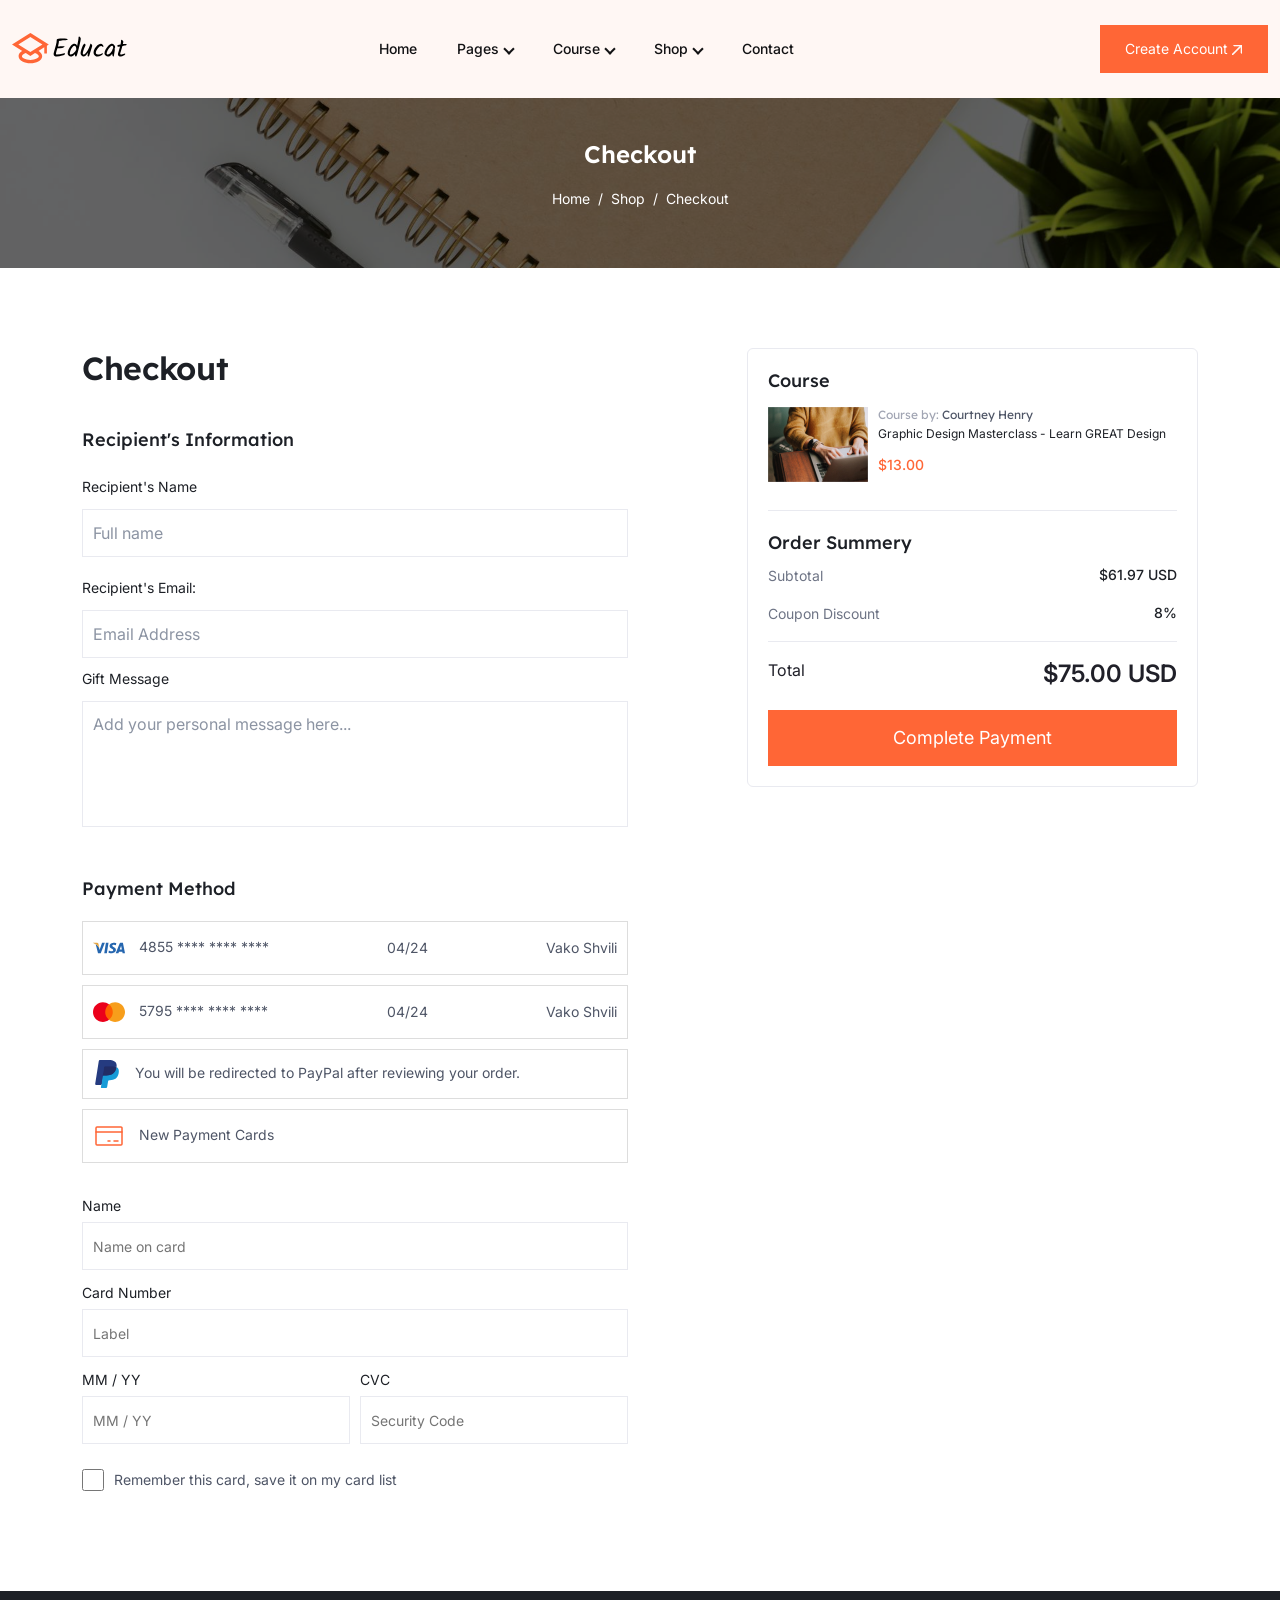
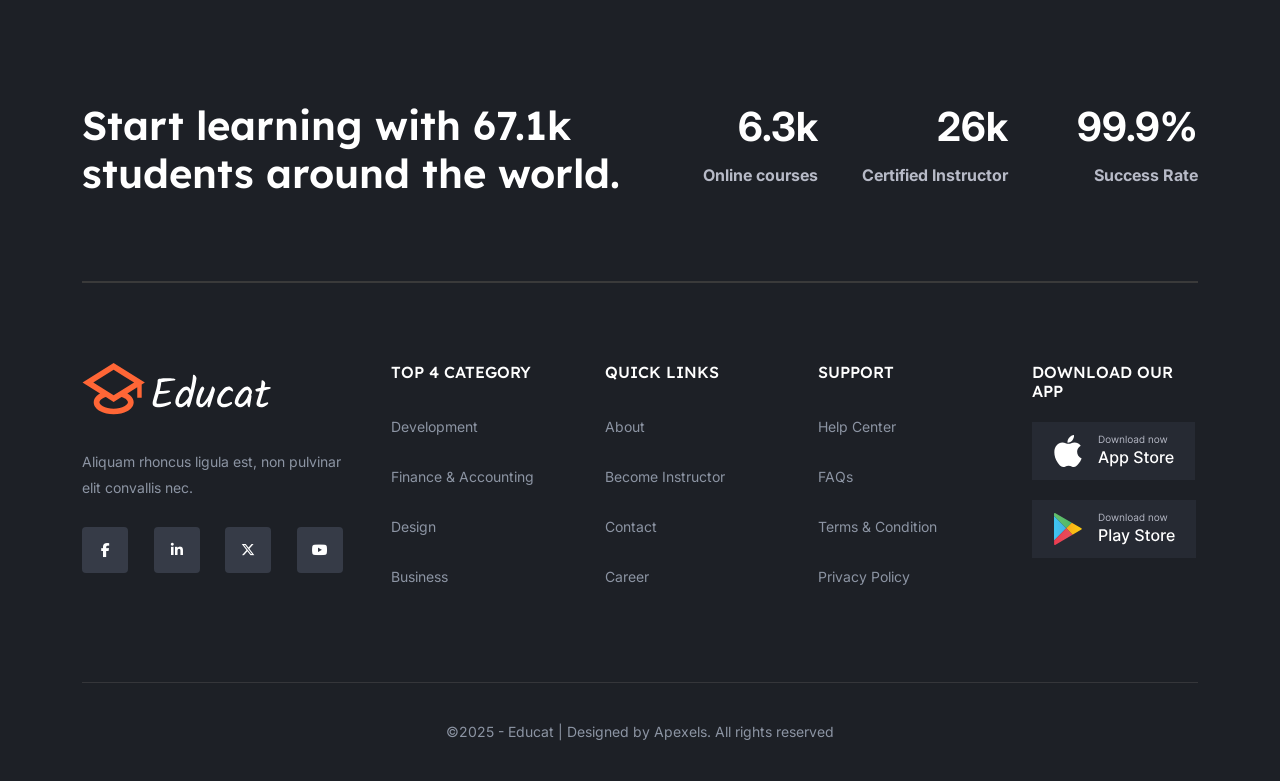
<file: checkout.html>
<!DOCTYPE html>
<html lang="en">
	<head>
		<meta charset="utf-8">
		<meta name="viewport" content="width=device-width, initial-scale=1">
		<title>Educat - Learning Course HTML Website Template</title>
		<link rel="icon" type="image/x-icon" href="img/favicon.png">
		<link rel="stylesheet" href="css/bootstrap.min.css">
		<link rel="stylesheet" href="css/owl.carousel.min.css">
		<link rel="stylesheet" href="css/owl.theme.default.min.css">
		<link rel="stylesheet" href="css/all.min.css">
		<link rel="stylesheet" href="css/themify-icons.css">
		<link rel="stylesheet" href="css/magnific-popup.css">
		<link rel="stylesheet" href="css/responsive.css">
		<link rel="stylesheet" href="css/style.css">
	</head>	
	
	<body>	
		<!-- Start preloader -->
		<div class="preloader">
			<div class="book">
				<svg xmlns="http://www.w3.org/2000/svg" width="80" height="63" viewBox="0 0 80 63" fill="none">
					<path d="M37.0311 61.7608C34.0598 58.2743 29.1 54.5454 24.2966 52.1862C19.4465 49.8037 14.8396 48.4806 9.6091 47.9689C8.57783 47.8689 7.72283 47.7757 7.70916 47.7623C7.69583 47.7623 7.72249 37.0018 7.77583 23.8802L7.86383 0.0233184L8.8161 0.116592C14.6633 0.696224 21.1895 2.90416 26.1274 5.98154C30.383 8.63319 34.7774 12.7279 37.5791 16.6514L38.2841 17.6388V40.3004C38.2841 52.7638 38.2308 62.9594 38.1668 62.9574C38.1001 62.9554 37.5899 62.4164 37.0311 61.7608ZM41.8748 40.2431V17.4869L43.2364 15.6687C44.9749 13.3475 48.4717 9.85041 50.7839 8.12151C56.9649 3.49844 63.6697 0.886103 71.3671 0.0999357L72.3436 0V23.8902V47.781L71.2108 47.8876C60.4927 48.8843 51.2007 53.3035 43.9327 60.86L41.8748 63V40.2431ZM48.5155 61.453C52.7222 57.5088 58.2912 54.3748 63.8853 52.8018C66.8126 51.979 70.6194 51.4047 73.1465 51.4047C74.4714 51.4047 75.2064 51.1182 75.6209 50.438C75.9329 49.925 75.9363 49.7044 75.9369 30.3461L75.9375 10.7705L76.5235 10.8771C76.8455 10.9437 77.7597 11.1969 78.5547 11.4501L80 11.9098V36.3403C80 49.7771 79.9467 60.7708 79.8807 60.7708C79.814 60.7708 78.8481 60.5642 77.7322 60.311C73.3226 59.3183 69.6912 58.9772 64.922 59.1058C59.1372 59.2657 54.6414 60.0719 49.297 61.9174L47.2657 62.6189L48.5155 61.453ZM30.7029 61.8327C28.4834 61.0386 24.8179 60.1025 22.3435 59.6988C18.9789 59.1524 16.6577 59.0072 12.5341 59.0991C8.4369 59.1858 5.95862 59.4722 2.57781 60.2391C1.63247 60.4523 0.665669 60.6721 0.429334 60.7188L0 60.8121L0.000733537 36.3163L0.00153304 11.8198L1.83681 11.2868C2.84614 10.9937 3.75995 10.7205 3.86735 10.6872C4.02268 10.6206 4.06268 14.6114 4.06268 30.2408C4.06268 51.5986 4.01601 50.408 4.92788 51.007C5.24522 51.2135 5.90455 51.3068 7.78743 51.42C15.2705 51.8464 22.3709 54.3575 28.1676 58.6301C29.4176 59.5515 32.4176 62.0819 32.5895 62.3597C32.7095 62.553 32.6295 62.533 30.7034 61.8401L30.7029 61.8327Z" fill="white"/>
				  </svg>
			</div>
		</div>
		<!-- End Preloader -->

		<!-- Start Hamburger area  -->
		<div class="ab-hamburger">
			<div class="ab-hamburger-wrapper">
				<div class="ab-hamburger-header d-flex justify-content-between align-items-center mb-50">
					<div class="ab-hamburger-logo">
					   <a href="index.html"><img src="img/logo.svg" alt=""></a>
					</div>
					<div class="ab-hamburger-close">
					   <button class="ab-hamburger-close-toggle"><i class="fa fa-times"></i></button>
					</div>
				</div>
			 
				<div class="ab-hamburger-menu d-block d-xl-none mb-50">
					<nav></nav>
				</div>
			 
				<div class="ab-hamburger-social mb-50">
					<h3 class="ab-hamburger-sm-title">Follow Me</h3>
					<a href="#"><i class="fab fa-facebook-f"></i></a>
					<a href="#"><i class="fa-brands fa-x-twitter"></i></a>
					<a href="#"><i class="fab fa-linkedin-in"></i></a>
					<a href="#"><i class="fab fa-instagram"></i></a>
				</div>
			</div>
		</div>

		<div class="ab-hamburger-overlay"></div>
		<!-- End Hamburger area  -->

		<!-- START HEADER SECTION-->
		<header class="ab-header-area">
			<div class="ab-site-header ab-style1 ab-sticky-header">
				<div class="container-fluid">
					<div class="row align-items-center">
						<div class="col-xl-2 col-md-2">
							<div class="ab-site-logo">
							   <a href="index.html"><img src="img/logo.svg" alt="Logo"></a>
							</div>
						</div>
						
						<div class="col-xl-7 col-md-7">
							<div class="ab-main-menu d-flex justify-content-center">
								<nav class="ab-nav ab-mobile-menu-active">
									<ul class="ab-nav-list">
										<li class="menu-item-children"><a href="index.html">Home</a></li>
										<li class="menu-item-children"><a href="#">Pages  <i class="arrow down"></i></a>
											<ul class="sub-menu">
												<li><a href="category.html" class="menu_item">Category</a></li>
												<li><a href="student-dashborad.html" class="menu_item">Student Dashboard</a></li>
												<li><a href="student-instructor.html" class="menu_item">Student Instructor</a></li>
												<li><a href="student-messages.html" class="menu_item">Student Messages</a></li>
												<li><a href="signup.html" class="menu_item">Sign Up</a></li>
												<li><a href="signin.html" class="menu_item">Sign In</a></li>
												<li><a href="404.html" class="menu_item">404 Page</a></li>
											</ul>
										</li>
										<li class="menu-item-children"><a href="#">Course  <i class="arrow down"></i></a>
											<ul class="sub-menu">
												<li><a href="single-course.html" class="menu_item">Single Course</a></li>
												<li><a href="course_list.html" class="menu_item">Course List</a></li>
												<li><a href="course_list_filter.html" class="menu_item">Course List Filter</a></li>
												<li><a href="student-course.html" class="menu_item">Student Course</a></li>
											</ul>
										</li>
										<li class="menu-item-children"><a href="#">Shop  <i class="arrow down"></i></a>
											<ul class="sub-menu">
												<li><a href="checkout.html" class="menu_item">Checkout</a></li>
											</ul>
										</li>
										<li><a href="contact.html">Contact</a></li>
									</ul>
								</nav>
							</div>
						</div><!-- END COL -->

						<div class="col-xl-3 col-md-3 text-end">
							<div class="buttons_area">
								<a href="signup.html" class="btn_1">Create Account  <svg xmlns="http://www.w3.org/2000/svg" width="10" height="10" viewBox="0 0 12 12" fill="none">
									<path d="M12 0.514515V9.43267C12 9.56914 11.9459 9.7 11.8494 9.79647C11.7528 9.89294 11.6219 9.94721 11.4856 9.94721C11.3491 9.94721 11.2183 9.89294 11.1217 9.79647C11.0252 9.7 10.971 9.56914 10.971 9.43267V1.75791L0.869497 11.8508C0.77398 11.9463 0.644425 12 0.509332 12C0.374252 12 0.244696 11.9463 0.149179 11.8508C0.0536616 11.7554 0 11.6258 0 11.4907C0 11.3556 0.0536616 11.2261 0.149179 11.1306L10.2421 1.02903H2.56737C2.43092 1.02903 2.30005 0.974819 2.20356 0.878326C2.10707 0.781834 2.05286 0.650973 2.05286 0.514515C2.05286 0.378056 2.10707 0.247196 2.20356 0.150703C2.30005 0.0542101 2.43092 1.21958e-05 2.56737 0H11.4856C11.6219 1.21958e-05 11.7528 0.0542101 11.8494 0.150703C11.9459 0.247196 12 0.378056 12 0.514515Z" fill="white"/>
								  </svg></a>
							</div>
							<div class="ab-main-menu-bars d-block d-xl-none">
								<button class="ab-hamburger-toogle">
									<i class="fa fa-bars"></i>
								</button>
							</div>
						</div>
					</div><!-- END COL -->
				</div><!-- END CONTAINER -->
			</div>
		</header>
		<!-- END HEADER SECTION-->
		
		<!-- start breadcrumb section -->
		<div class="contact_bg">
			<div class="gift_top_section ptb_40">
				<h2>Checkout</h2>
				<nav class="gift_top_nav">
					<ol class="breadcrumb gift_top">
						<li class="gift_item breadcrumb-item"><a href="#">Home</a></li>
						<li class="gift_item breadcrumb-item"><a href="#">Shop</a></li>
						<li class="gift_item breadcrumb-item"><a href="#">Checkout</a></li>
					</ol>
				</nav>
			</div>
		</div>
		<!-- End breadcrumb section -->
		
		<!-- start all content -->
		<section id="all_section">
			<div class="container">
				<div class="row space_between">
					<div class="col-lg-6">
						<!-- start form section -->
						<div class="form_section">
							<h2>Checkout</h2>
							<form class="recipient_form ptb_40">
								<h3>Recipient's Information</h3>
								<div class="form-group">
									<label for="recipient-name">Recipient's Name</label>
									<input type="text" class="inside" id="recipient-name" name="recipient_name" placeholder="Full name" required>
								</div>
								<div class="form-group mtb_20">
									<label for="recipient-email">Recipient's Email:</label>
									<input type="email" class="inside" id="recipient-email" name="recipient_email" placeholder="Email Address" required>
								</div>
								<div class="form-group">
									<label for="gift-message">Gift Message</label>
									<textarea id="gift-message" class="inside" name="gift_message" rows="4" placeholder="Add your personal message here..." required></textarea>
								</div>								
							</form>
						</div>
						<!-- end form section -->
						
						<!-- Start payment method section -->
						<div class="payment-method">
							<h3>Payment Method</h3>
							<div class="method">
								<div>
									<svg xmlns="http://www.w3.org/2000/svg" width="32" height="32" viewBox="0 0 32 32" fill="none">
									  <path fill-rule="evenodd" clip-rule="evenodd" d="M11.2612 21.1559H13.8723L15.5045 10.8511H12.8931L11.2612 21.1559ZM6.57518 17.9388L9.06452 10.8511H11.8747L7.72046 21.1561H4.99987L2.73132 12.2034C1.25848 11.2946 0 11.0256 0 11.0256L0.000270457 11.0246C0.0267351 11.0303 1.99082 11.4564 3.87524 13.0238C5.66033 14.5081 6.26165 16.3521 6.28042 16.4106L6.28089 16.4131L6.28062 16.4126L6.57518 17.9388ZM32 21.1559H29.6024L29.2966 19.6252H25.9772L25.4329 21.1559H22.7109L26.6052 11.6188C26.6052 11.6188 26.8413 10.8508 27.8106 10.8508H29.9096L32 21.1559ZM28.1011 13.6544L26.7292 17.5107H28.873L28.1011 13.6544ZM23.2877 11.1163L22.9151 13.3292C21.7977 12.6966 19.2547 12.5469 19.2545 13.7121C19.2545 14.1749 19.8298 14.4933 20.5233 14.877C21.5751 15.4588 22.8985 16.191 22.8985 17.8057C22.8985 20.3857 20.2103 21.3337 18.4284 21.3337C16.6471 21.3337 15.4812 20.7518 15.4812 20.7518L15.8693 18.438C16.9384 19.3198 20.1779 19.5704 20.1779 18.172C20.1779 17.5844 19.5402 17.2379 18.8007 16.8361C17.7804 16.2816 16.5663 15.6219 16.5663 14.0784C16.5663 11.2489 19.6435 10.667 20.9392 10.667C22.1379 10.667 23.2877 11.1163 23.2877 11.1163Z" fill="#2566AF"/>
									  <path d="M6.29275 16.2683L5.41249 11.7495C5.41249 11.7495 5.30605 10.8447 4.17151 10.8447H0.048381L0 11.0149C0 11.0149 1.98174 11.4256 3.88257 12.9644C5.70008 14.4352 6.29275 16.2683 6.29275 16.2683Z" fill="#E6A540"/>
									</svg>
									<span>4855 **** **** ****</span>									
								</div>
								<span>04/24</span>
								<span>Vako Shvili</span>
							</div>
							<div class="method">
								<div>
									<svg xmlns="http://www.w3.org/2000/svg" width="32" height="32" viewBox="0 0 32 32" fill="none">
									  <path d="M20.3317 23.7851H11.6802V8.24512H20.3318L20.3317 23.7851Z" fill="#FF5F00"/>
									  <path d="M12.2267 16.0129C12.2267 12.8607 13.7034 10.0526 16.003 8.24297C14.2623 6.87115 12.1094 6.12662 9.89274 6.12989C4.43223 6.12989 0.00585938 10.5546 0.00585938 16.0129C0.00585938 21.4713 4.43223 25.896 9.89274 25.896C12.1095 25.8993 14.2625 25.1548 16.0032 23.7829C13.7038 21.9736 12.2267 19.1654 12.2267 16.0129Z" fill="#EB001B"/>
									  <path d="M32.0015 16.0129C32.0015 21.4713 27.5752 25.896 22.1146 25.896C19.8977 25.8992 17.7444 25.1547 16.0034 23.7829C18.3036 21.9733 19.7804 19.1654 19.7804 16.0129C19.7804 12.8605 18.3036 10.0526 16.0034 8.24297C17.7444 6.87119 19.8976 6.12668 22.1145 6.12989C27.575 6.12989 32.0014 10.5546 32.0014 16.0129" fill="#F79E1B"/>
									</svg>
									<span>5795 **** **** ****</span>									
								</div>
								<span>04/24</span>
								<span>Vako Shvili</span>
							</div>
							<div class="method">
								<div>
									<svg xmlns="http://www.w3.org/2000/svg" width="28" height="28" viewBox="0 0 28 28" fill="none">
									  <path d="M8.89554 27.0344L9.38053 23.9539L8.30021 23.9289H3.1416L6.72657 1.19774C6.73725 1.12829 6.77252 1.06498 6.82597 1.01936C6.87942 0.973745 6.94748 0.948852 7.01775 0.949223H15.7159C18.6035 0.949223 20.5963 1.55012 21.6367 2.73615C22.1245 3.29253 22.4352 3.87395 22.5854 4.5138C22.743 5.18517 22.7458 5.98729 22.5919 6.9656L22.5807 7.037V7.66386L23.0685 7.9402C23.4409 8.12885 23.7756 8.38405 24.0561 8.69317C24.4734 9.16888 24.7432 9.77349 24.8573 10.4903C24.9751 11.2275 24.9361 12.1047 24.7432 13.0979C24.5207 14.2403 24.1609 15.2353 23.675 16.0495C23.2462 16.7789 22.6698 17.4106 21.9826 17.9041C21.3372 18.3622 20.5703 18.71 19.7033 18.9325C18.8632 19.1514 17.9053 19.2617 16.8546 19.2617H16.1777C15.6936 19.2617 15.2235 19.436 14.8544 19.7485C14.4859 20.0644 14.2414 20.5008 14.1645 20.98L14.1135 21.2573L13.2567 26.6867L13.2177 26.886C13.2075 26.9491 13.1899 26.9806 13.1639 27.0019C13.1388 27.0225 13.1074 27.034 13.0749 27.0344H8.89554Z" fill="#253B80"/>
									  <path d="M23.5301 7.10938C23.5041 7.27536 23.4744 7.44506 23.4411 7.61939C22.294 13.5087 18.3696 15.5432 13.3575 15.5432H10.8056C10.1926 15.5432 9.6761 15.9884 9.58059 16.593L8.27401 24.8794L7.90401 27.2283C7.88928 27.3214 7.8949 27.4167 7.92051 27.5075C7.94612 27.5983 7.99109 27.6824 8.05234 27.7542C8.11359 27.8259 8.18966 27.8835 8.27531 27.923C8.36097 27.9626 8.45416 27.983 8.54849 27.9831H13.0747C13.6107 27.9831 14.066 27.5936 14.1504 27.0651L14.1949 26.8351L15.0471 21.427L15.1018 21.1303C15.1852 20.5999 15.6415 20.2104 16.1775 20.2104H16.8544C21.2396 20.2104 24.6725 18.43 25.6759 13.2778C26.095 11.1255 25.878 9.32842 24.769 8.0645C24.4175 7.67351 23.9976 7.34985 23.5301 7.10938Z" fill="#179BD7"/>
									  <path d="M22.3301 6.63081C21.9638 6.52485 21.5913 6.44216 21.2146 6.38321C20.4702 6.26882 19.718 6.21394 18.9649 6.21908H12.1474C11.8879 6.21888 11.6369 6.31151 11.4398 6.48022C11.2427 6.64893 11.1125 6.88259 11.0726 7.13897L9.6223 16.3249L9.58057 16.5929C9.62575 16.3005 9.7741 16.0339 9.99878 15.8413C10.2235 15.6488 10.5096 15.543 10.8055 15.5432H13.3575C18.3696 15.5432 22.2939 13.5077 23.441 7.61932C23.4753 7.44498 23.5041 7.27528 23.53 7.1093C23.2274 6.95057 22.9119 6.8175 22.587 6.71148C22.5018 6.68322 22.4162 6.65632 22.3301 6.63081Z" fill="#222D65"/>
									  <path d="M11.0728 7.13935C11.1123 6.8829 11.2425 6.64913 11.4397 6.4805C11.6369 6.31187 11.8881 6.21958 12.1475 6.22039H18.9651C19.7728 6.22039 20.5267 6.27324 21.2148 6.38452C21.6804 6.4577 22.1395 6.56714 22.5881 6.71186C22.9266 6.82406 23.2409 6.95667 23.5312 7.10967C23.8724 4.93328 23.5284 3.45144 22.3516 2.10963C21.0543 0.632424 18.7129 0 15.7167 0H7.01858C6.40656 0 5.88448 0.445108 5.7899 1.05064L2.1669 24.0154C2.15003 24.1221 2.15645 24.2311 2.18572 24.335C2.215 24.4389 2.26643 24.5352 2.33649 24.6173C2.40654 24.6995 2.49356 24.7654 2.59154 24.8107C2.68953 24.856 2.79617 24.8795 2.90411 24.8797H8.27416L9.62247 16.3253L11.0728 7.13935Z" fill="#253B80"/>
									</svg>									
									<span>You will be redirected to PayPal after reviewing your order.</span>
								</div>
							</div>
							<div class="method">
								<div>
									<svg xmlns="http://www.w3.org/2000/svg" width="32" height="32" viewBox="0 0 32 32" fill="none">
									<path d="M28 7H4C3.44772 7 3 7.44772 3 8V24C3 24.5523 3.44772 25 4 25H28C28.5523 25 29 24.5523 29 24V8C29 7.44772 28.5523 7 28 7Z" stroke="#FF6636" stroke-width="1.5" stroke-linecap="round" stroke-linejoin="round"/>
									<path d="M20.999 21H24.999" stroke="#FF6636" stroke-width="1.5" stroke-linecap="round" stroke-linejoin="round"/>
									<path d="M14.999 21H16.999" stroke="#FF6636" stroke-width="1.5" stroke-linecap="round" stroke-linejoin="round"/>
									<path d="M2.99902 12.1064H28.999" stroke="#FF6636" stroke-width="1.5" stroke-linecap="round" stroke-linejoin="round"/>
									</svg>
									<span>New Payment Cards</span>
								</div>
							</div>
							<!-- visa card end -->
							<div class="form_group_section"> 
								<div class="form-group">
									<label for="name">Name</label>
									<input type="text" id="name" placeholder="Name on card">
								</div>
								<div class="form-group">
									<label for="card-number">Card Number</label>
									<input type="text" id="card-number" placeholder="Label">
								</div>
								<div class="form-group-inline">
									<div class="form-group">
										<label for="expiry-date">MM / YY</label>
										<input type="text" id="expiry-date" placeholder="MM / YY">
									</div>
									<div class="form-group">
										<label for="cvc">CVC</label>
										<input type="text" id="cvc" placeholder="Security Code">
									</div>
								</div>
								<div class="checkbox-group">
									<input type="checkbox" id="remember">
									<label for="remember">Remember this card, save it on my card list</label>
								</div>
							</div>
						</div>
						<!-- End payment method section -->	
					</div>
					
					<!-- Start gift course section -->
					<div class="col-lg-5">
						<div class="card gift_full_course">
							<h2 class="course_head">Course</h2>
							<div class="gift_course_top">
								<div class="gift_course">
									<img src="img/giftcourse.jpg" alt="Course Image">
									<div class="course_details">
										<h4>Course by: <span>Courtney Henry</span></h4>
										<p class="gift_description">Graphic Design Masterclass - Learn GREAT Design</p>
										<p class="gift_price">$13.00</p>
									</div>
								</div>
							</div>
							
							<div class="gift_summary">
								<h2>Order Summery</h2>
								<div class="gift_price">
									<p class="subtotal"><span>Subtotal</span><span class="usd">$61.97 USD</span></p>
									<p class="cupondiscount"><span>Coupon Discount</span><span class="usd">8%</span></p>
								</div>
								<p class="total"><span>Total</span><span class="usdt">$75.00 USD</span></p>
							</div>							
							<button class="gift_summary_btn">Complete Payment</button>						
						</div>
					</div>
					<!-- Start gift course section -->
				</div><!-- row col -->
			</div>
		</section>	
		<!-- start all content -->


		
		<!-- start footer section -->
		<section id="footer_section">
			<div class="footer">
				<div class="container">
					<div class="row footer_top">
						<div class="col-lg-6 col-md-12 col-sm-12">
							<div class="footer_text_top">
								<h1>Start learning with 67.1k students around the world.</h1>
							</div>
						</div>
						
						<div class="col-lg-6 col-md-12 col-sm-12">
							<div class="footer_stats">
								<div class="row">
									<div class="col-lg-4 col-md-4 col-sm-6">6.3k <span>Online courses</span></div>
									<div class="col-lg-4 col-md-4 col-sm-6">26k <span>Certified Instructor</span></div>
									<div class="col-lg-4 col-md-4 col-sm-6">99.9% <span>Success Rate</span></div>
								</div>
							</div>
						</div>
					</div>

					<div class="border_1"></div>

					<div class="row footer_middle section_padding">
						<div class="col-lg-3 col-md-6 col-sm-12 brand">
							<img src="img/LOGO3.svg" alt="">
							<p>Aliquam rhoncus ligula est, non pulvinar elit convallis nec.</p>
							
							<div class="social-icons">
								<a href="#"><i class="fa-brands fa-facebook-f"></i></a>
								<a href="#"><i class="fa-brands fa-linkedin-in"></i></a>
								<a href="#"><i class="fa-brands fa-x-twitter"></i></a>
								<a href="#"><i class="fa-brands fa-youtube"></i></a>	
							</div>
						</div>
						<div class="col-lg-2 col-md-6 col-sm-12">
							<div class="list_item">
								<h3>TOP 4 CATEGORY</h3>
								<ul>
									<li><a href="#">Development</a></li>
									<li><a href="#">Finance & Accounting</a></li>
									<li><a href="#">Design</a></li>
									<li><a href="#">Business</a></li>
								</ul>
							</div>
						</div>
						<div class="col-lg-2 col-md-6 col-sm-12 list_item">
							<h3>QUICK LINKS</h3>
							<ul>
								<li><a href="#">About</a></li>
								<li><a href="#">Become Instructor</a></li>
								<li><a href="#">Contact</a></li>
								<li><a href="#">Career</a></li>
							</ul>
						</div>
						<div class="col-lg-2 col-md-6 col-sm-12 list_item">
							<h3>SUPPORT</h3>
							<ul>
								<li><a href="#">Help Center</a></li>
								<li><a href="#">FAQs</a></li>
								<li><a href="#">Terms & Condition</a></li>
								<li><a href="#">Privacy Policy</a></li>
							</ul>
						</div>
						<div class="col-lg-2 col-md-6 col-sm-12 list_item">
							<h3>DOWNLOAD OUR APP</h3>
							<div class="icons_button">
								<a href="#"><img src="img/footer/app.svg" alt=""></a>
								<a href="#"><img src="img/footer/play.svg" alt=""></a>
							</div>
						</div>
					</div>
					
					<div class="footer-bottom">
						<a href="#"><p>©2025 - Educat | Designed by <span>Apexels</span>. All rights reserved</p></a>
					</div>	
				</div>
			</div>
		</section>
		<!-- end footer section -->
		
		
		<!-- Letest All JQuery Plugins -->
		<script src="js/jquery.min.js"></script>
		<script src="js/viewport.jquery.js"></script>
		<script src="js/bootstrap.min.js"></script>
		<script src="js/jquery.nice-select.min.js"></script>
		<script src="js/popper.min.js"></script>	
		<script src="js/owl.carousel.min.js"></script>
		<script src="js/jquery.meanmenu.min.js"></script>
		<script src="js/jquery.magnific-popup.min.js"></script>
		<script src="js/marquee.min.js"></script>
		<script src="js/main.js"></script>
	</body>
</html>
</file>
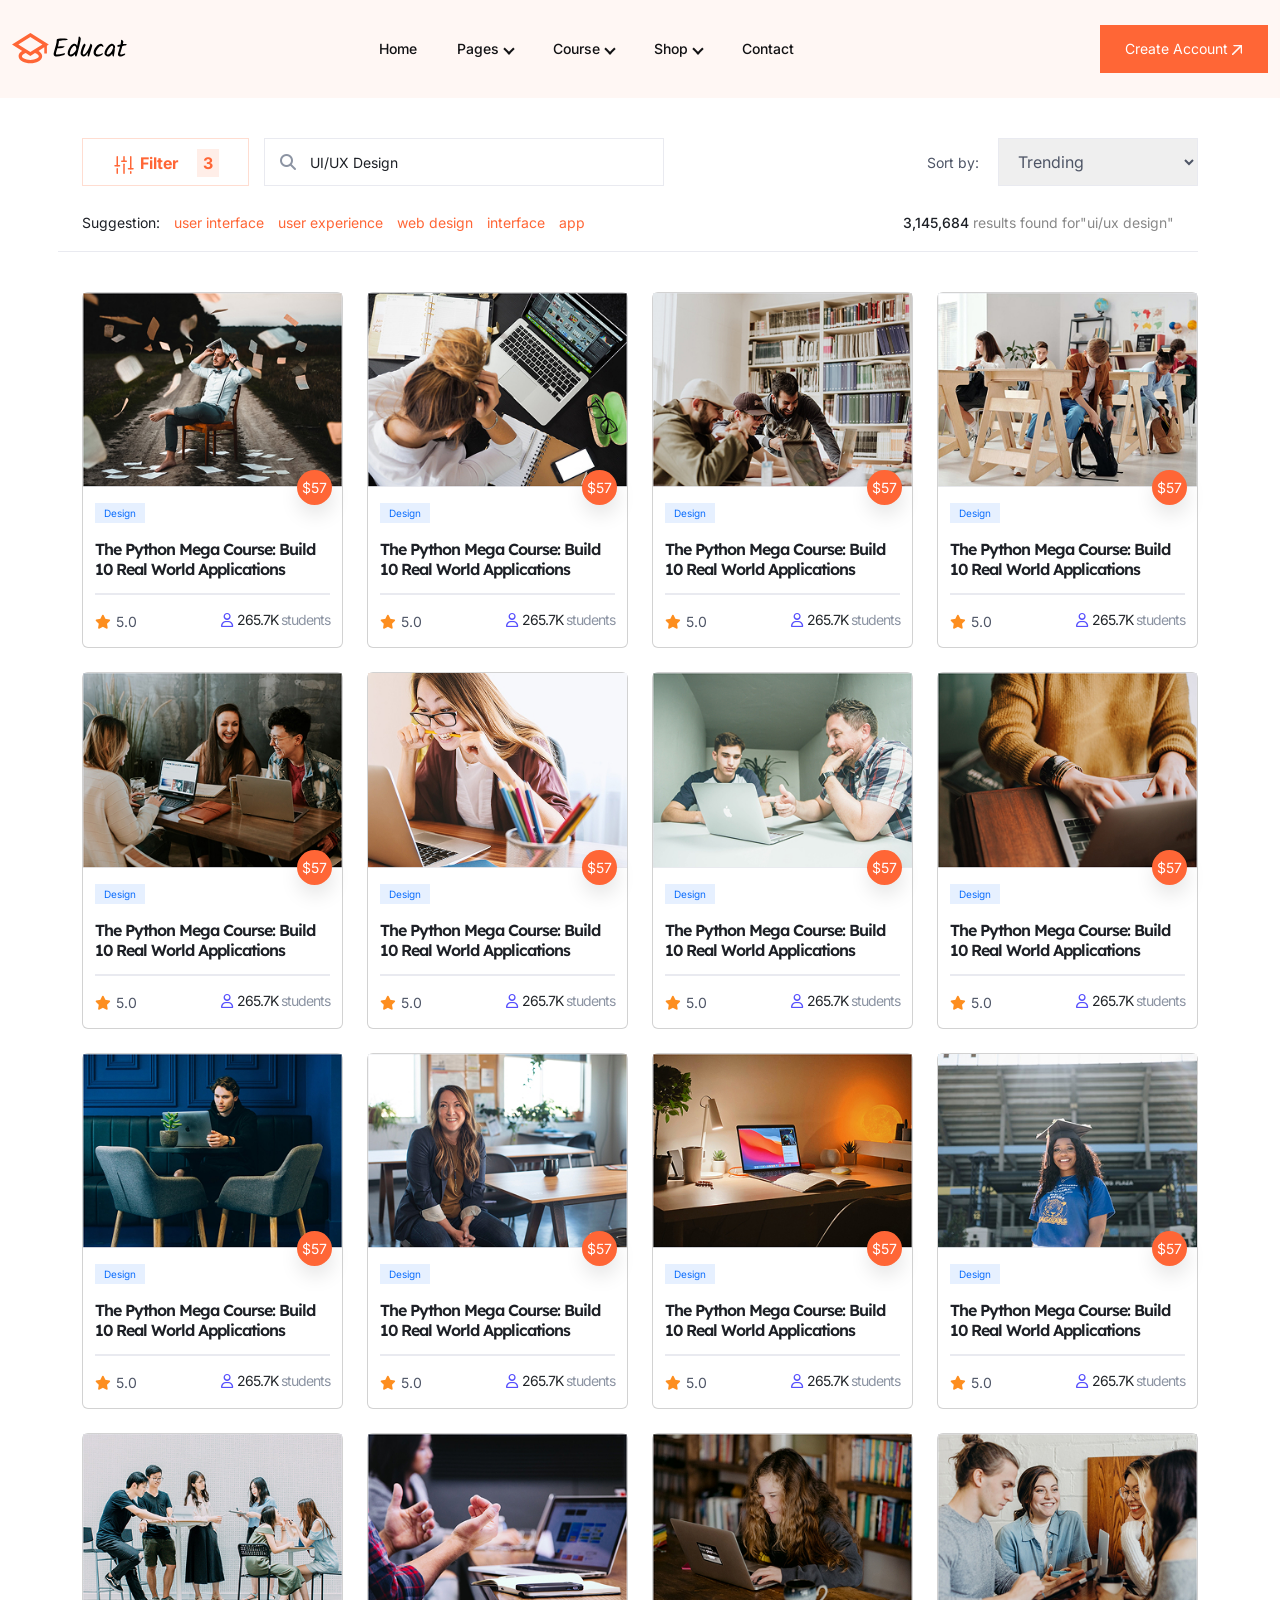
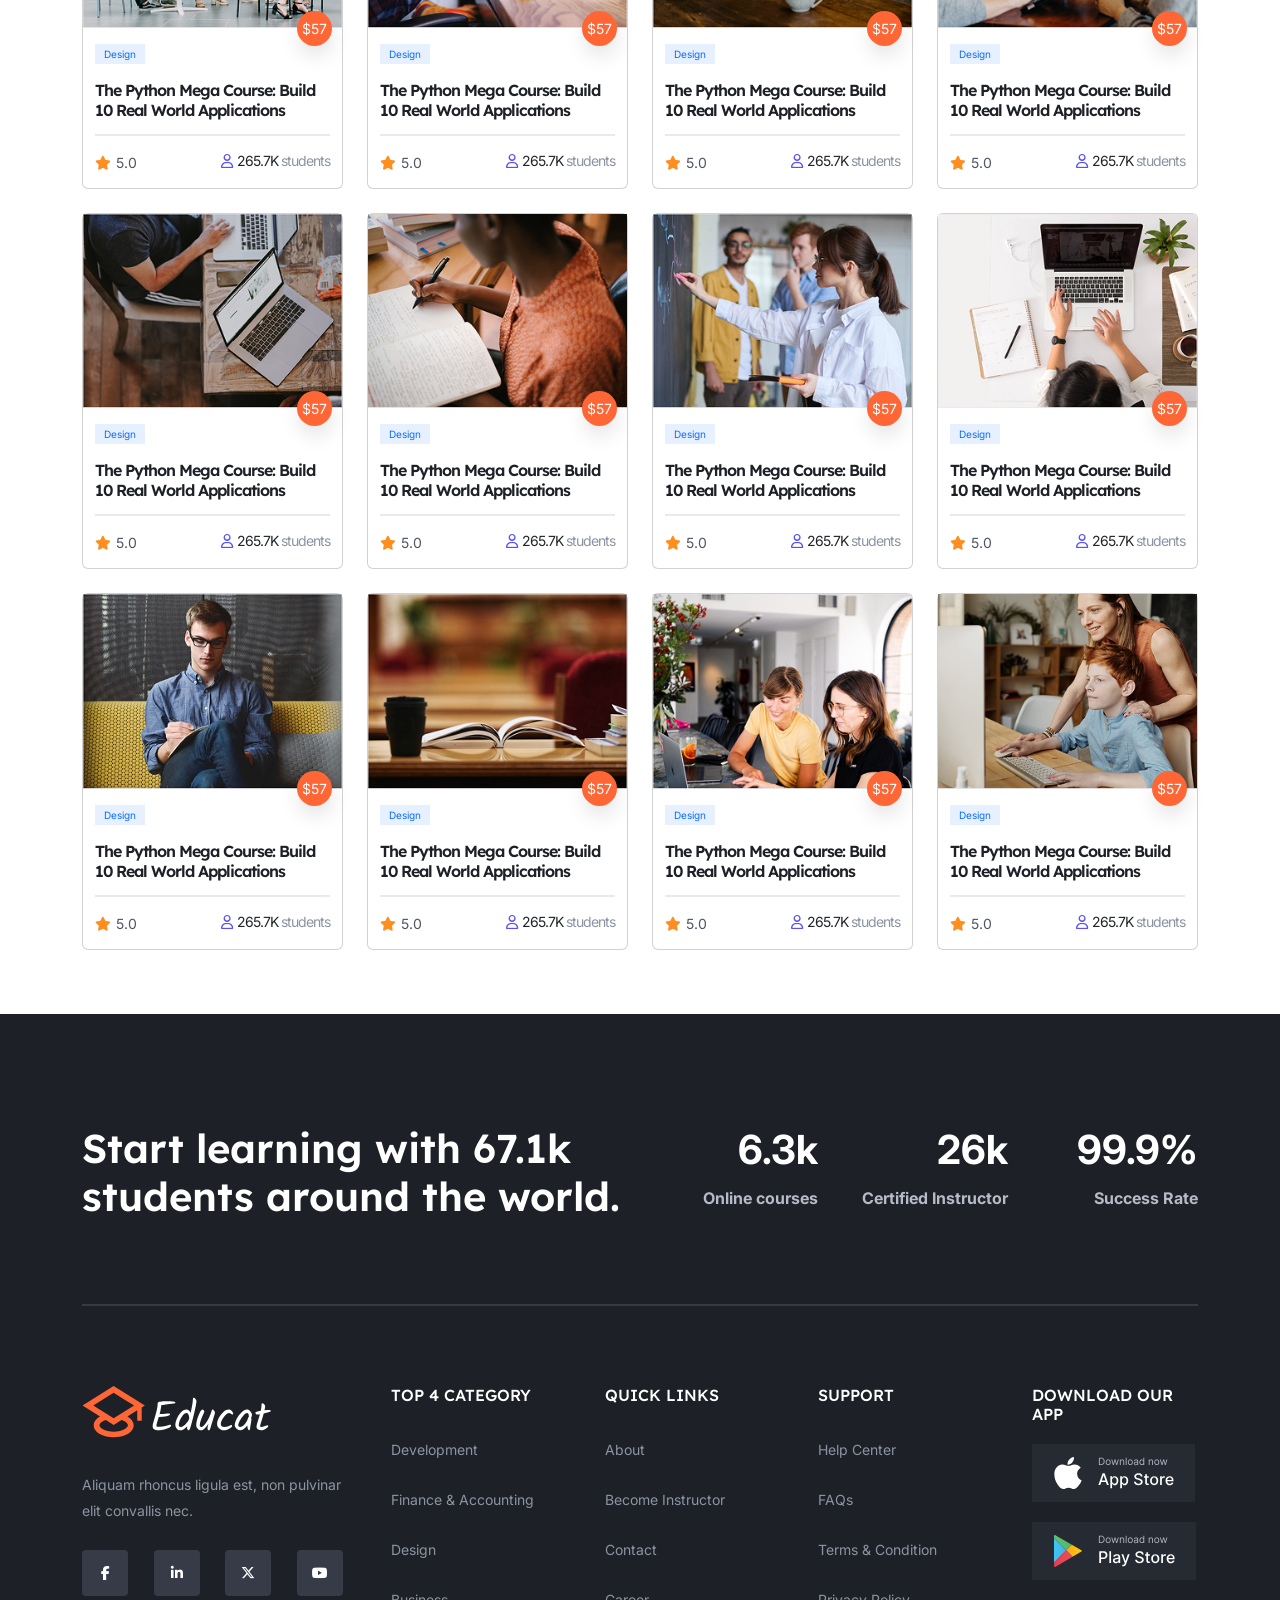
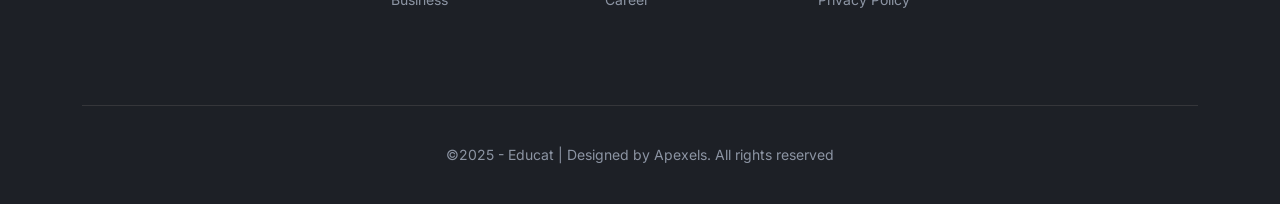
<file: course_list.html>
<!DOCTYPE html>
<html lang="en">
	<head>
		<meta charset="utf-8">
		<meta name="viewport" content="width=device-width, initial-scale=1">
		<title>Educat - Learning Course HTML Website Template</title>
		<link rel="icon" type="image/x-icon" href="img/favicon.png">
		<link rel="stylesheet" href="css/bootstrap.min.css">
		<link rel="stylesheet" href="css/owl.carousel.min.css">
		<link rel="stylesheet" href="css/owl.theme.default.min.css">
		<link rel="stylesheet" href="css/all.min.css">
		<link rel="stylesheet" href="css/themify-icons.css">
		<link rel="stylesheet" href="css/magnific-popup.css">
		<link rel="stylesheet" href="css/responsive.css">
		<link rel="stylesheet" href="css/style.css">
	</head>	
	
	<body>	
		<!-- Start preloader -->
		<div class="preloader">
			<div class="book">
				<svg xmlns="http://www.w3.org/2000/svg" width="80" height="63" viewBox="0 0 80 63" fill="none">
					<path d="M37.0311 61.7608C34.0598 58.2743 29.1 54.5454 24.2966 52.1862C19.4465 49.8037 14.8396 48.4806 9.6091 47.9689C8.57783 47.8689 7.72283 47.7757 7.70916 47.7623C7.69583 47.7623 7.72249 37.0018 7.77583 23.8802L7.86383 0.0233184L8.8161 0.116592C14.6633 0.696224 21.1895 2.90416 26.1274 5.98154C30.383 8.63319 34.7774 12.7279 37.5791 16.6514L38.2841 17.6388V40.3004C38.2841 52.7638 38.2308 62.9594 38.1668 62.9574C38.1001 62.9554 37.5899 62.4164 37.0311 61.7608ZM41.8748 40.2431V17.4869L43.2364 15.6687C44.9749 13.3475 48.4717 9.85041 50.7839 8.12151C56.9649 3.49844 63.6697 0.886103 71.3671 0.0999357L72.3436 0V23.8902V47.781L71.2108 47.8876C60.4927 48.8843 51.2007 53.3035 43.9327 60.86L41.8748 63V40.2431ZM48.5155 61.453C52.7222 57.5088 58.2912 54.3748 63.8853 52.8018C66.8126 51.979 70.6194 51.4047 73.1465 51.4047C74.4714 51.4047 75.2064 51.1182 75.6209 50.438C75.9329 49.925 75.9363 49.7044 75.9369 30.3461L75.9375 10.7705L76.5235 10.8771C76.8455 10.9437 77.7597 11.1969 78.5547 11.4501L80 11.9098V36.3403C80 49.7771 79.9467 60.7708 79.8807 60.7708C79.814 60.7708 78.8481 60.5642 77.7322 60.311C73.3226 59.3183 69.6912 58.9772 64.922 59.1058C59.1372 59.2657 54.6414 60.0719 49.297 61.9174L47.2657 62.6189L48.5155 61.453ZM30.7029 61.8327C28.4834 61.0386 24.8179 60.1025 22.3435 59.6988C18.9789 59.1524 16.6577 59.0072 12.5341 59.0991C8.4369 59.1858 5.95862 59.4722 2.57781 60.2391C1.63247 60.4523 0.665669 60.6721 0.429334 60.7188L0 60.8121L0.000733537 36.3163L0.00153304 11.8198L1.83681 11.2868C2.84614 10.9937 3.75995 10.7205 3.86735 10.6872C4.02268 10.6206 4.06268 14.6114 4.06268 30.2408C4.06268 51.5986 4.01601 50.408 4.92788 51.007C5.24522 51.2135 5.90455 51.3068 7.78743 51.42C15.2705 51.8464 22.3709 54.3575 28.1676 58.6301C29.4176 59.5515 32.4176 62.0819 32.5895 62.3597C32.7095 62.553 32.6295 62.533 30.7034 61.8401L30.7029 61.8327Z" fill="white"/>
				  </svg>
			</div>
		</div>
		<!-- End Preloader -->

		<!-- Start Hamburger area  -->
		<div class="ab-hamburger">
			<div class="ab-hamburger-wrapper">
				<div class="ab-hamburger-header d-flex justify-content-between align-items-center mb-50">
					<div class="ab-hamburger-logo">
					   <a href="index.html"><img src="img/logo.svg" alt=""></a>
					</div>
					<div class="ab-hamburger-close">
					   <button class="ab-hamburger-close-toggle"><i class="fa fa-times"></i></button>
					</div>
				</div>
			 
				<div class="ab-hamburger-menu d-block d-xl-none mb-50">
					<nav></nav>
				</div>
			 
				<div class="ab-hamburger-social mb-50">
					<h3 class="ab-hamburger-sm-title">Follow Me</h3>
					<a href="#"><i class="fab fa-facebook-f"></i></a>
					<a href="#"><i class="fa-brands fa-x-twitter"></i></a>
					<a href="#"><i class="fab fa-linkedin-in"></i></a>
					<a href="#"><i class="fab fa-instagram"></i></a>
				</div>
			</div>
		</div>

		<div class="ab-hamburger-overlay"></div>
		<!-- End Hamburger area  -->

		<!-- START HEADER SECTION-->
		<header class="ab-header-area">
			<div class="ab-site-header ab-style1 ab-sticky-header">
				<div class="container-fluid">
					<div class="row align-items-center">
						<div class="col-xl-2 col-md-2">
							<div class="ab-site-logo">
							   <a href="index.html"><img src="img/logo.svg" alt="Logo"></a>
							</div>
						</div>
						
						<div class="col-xl-7 col-md-7">
							<div class="ab-main-menu d-flex justify-content-center">
								<nav class="ab-nav ab-mobile-menu-active">
									<ul class="ab-nav-list">
										<li class="menu-item-children"><a href="index.html">Home</a></li>
										<li class="menu-item-children"><a href="#">Pages  <i class="arrow down"></i></a>
											<ul class="sub-menu">
												<li><a href="category.html" class="menu_item">Category</a></li>
												<li><a href="student-dashborad.html" class="menu_item">Student Dashboard</a></li>
												<li><a href="student-instructor.html" class="menu_item">Student Instructor</a></li>
												<li><a href="student-messages.html" class="menu_item">Student Messages</a></li>
												<li><a href="signup.html" class="menu_item">Sign Up</a></li>
												<li><a href="signin.html" class="menu_item">Sign In</a></li>
												<li><a href="404.html" class="menu_item">404 Page</a></li>
											</ul>
										</li>
										<li class="menu-item-children"><a href="#">Course  <i class="arrow down"></i></a>
											<ul class="sub-menu">
												<li><a href="single-course.html" class="menu_item">Single Course</a></li>
												<li><a href="course_list.html" class="menu_item">Course List</a></li>
												<li><a href="course_list_filter.html" class="menu_item">Course List Filter</a></li>
												<li><a href="student-course.html" class="menu_item">Student Course</a></li>
											</ul>
										</li>
										<li class="menu-item-children"><a href="#">Shop  <i class="arrow down"></i></a>
											<ul class="sub-menu">
												<li><a href="checkout.html" class="menu_item">Checkout</a></li>
											</ul>
										</li>
										<li><a href="contact.html">Contact</a></li>
									</ul>
								</nav>
							</div>
						</div><!-- END COL -->

						<div class="col-xl-3 col-md-3 text-end">
							<div class="buttons_area">
								<a href="signup.html" class="btn_1">Create Account  <svg xmlns="http://www.w3.org/2000/svg" width="10" height="10" viewBox="0 0 12 12" fill="none">
									<path d="M12 0.514515V9.43267C12 9.56914 11.9459 9.7 11.8494 9.79647C11.7528 9.89294 11.6219 9.94721 11.4856 9.94721C11.3491 9.94721 11.2183 9.89294 11.1217 9.79647C11.0252 9.7 10.971 9.56914 10.971 9.43267V1.75791L0.869497 11.8508C0.77398 11.9463 0.644425 12 0.509332 12C0.374252 12 0.244696 11.9463 0.149179 11.8508C0.0536616 11.7554 0 11.6258 0 11.4907C0 11.3556 0.0536616 11.2261 0.149179 11.1306L10.2421 1.02903H2.56737C2.43092 1.02903 2.30005 0.974819 2.20356 0.878326C2.10707 0.781834 2.05286 0.650973 2.05286 0.514515C2.05286 0.378056 2.10707 0.247196 2.20356 0.150703C2.30005 0.0542101 2.43092 1.21958e-05 2.56737 0H11.4856C11.6219 1.21958e-05 11.7528 0.0542101 11.8494 0.150703C11.9459 0.247196 12 0.378056 12 0.514515Z" fill="white"/>
								  </svg></a>
							</div>
							<div class="ab-main-menu-bars d-block d-xl-none">
								<button class="ab-hamburger-toogle">
									<i class="fa fa-bars"></i>
								</button>
							</div>
						</div>
					</div><!-- END COL -->
				</div><!-- END CONTAINER -->
			</div>
		</header>
		<!-- END HEADER SECTION-->
		
		<!-- Start All Course section -->
		<section id="all_course" class="ptb_40">
			<div class="container">
				<div class="row">
					<div class="col-lg-7 search-bar">
						<div class="filter">
							<svg xmlns="http://www.w3.org/2000/svg" width="24" height="24" viewBox="0 0 24 24" fill="none">
							  <path d="M12 11.25L12 20.25" stroke="#FF6636" stroke-width="1.5" stroke-linecap="round" stroke-linejoin="round"/>
							  <path d="M12 3.75L12 8.25" stroke="#FF6636" stroke-width="1.5" stroke-linecap="round" stroke-linejoin="round"/>
							  <path d="M18.75 18.75L18.7501 20.25" stroke="#FF6636" stroke-width="1.5" stroke-linecap="round" stroke-linejoin="round"/>
							  <path d="M18.7501 3.75L18.75 15.75" stroke="#FF6636" stroke-width="1.5" stroke-linecap="round" stroke-linejoin="round"/>
							  <path d="M21 15.75H16.5" stroke="#FF6636" stroke-width="1.5" stroke-linecap="round" stroke-linejoin="round"/>
							  <path d="M5.25007 15.75L5.25 20.25" stroke="#FF6636" stroke-width="1.5" stroke-linecap="round" stroke-linejoin="round"/>
							  <path d="M5.25 3.75L5.25007 12.75" stroke="#FF6636" stroke-width="1.5" stroke-linecap="round" stroke-linejoin="round"/>
							  <path d="M3.00024 12.75H7.50024" stroke="#FF6636" stroke-width="1.5" stroke-linecap="round" stroke-linejoin="round"/>
							  <path d="M14.25 8.25H9.75" stroke="#FF6636" stroke-width="1.5" stroke-linecap="round" stroke-linejoin="round"/>
							</svg>
							<span>Filter</span>
							<span class="filter_color">3</span>
						</div>
						<div class="search_input">
							<form>
								<input type="text" placeholder="UI/UX Design" required>
								<button type="submit"><i class="fa fa-search"></i></button>
							</form>
						</div>
					</div>	
					
					<div class="col-lg-5 sort_by text-end">
						<span>Sort by:</span>
						<select>
							<option>Trending</option>
							<option>Newest</option>
							<option>Popular</option>
						</select>
					</div>

					<div class="row suggestions_section">
						<div class="col-lg-7 suggestions">
							<ul>
								<li class="sugges_blc">Suggestion:</li>
								<li>user interface</li>
								<li>user experience</li>
								<li>web design</li>
								<li>interface</li>
								<li>app</li>
							</ul>
						</div>

						<div class="col-lg-5 results">
							<span class="numbers">3,145,684</span>
							<span class="text">results found for"ui/ux design"</span>
						</div>
					</div>
					
					<!-- Course Card 1 -->
					<div class="col-lg-3 col-sm-6">
						<div class="card all_course_card">
							<div class="course-image img_arrow_section">
								<img src="img/CourseImages.jpg" alt="">
								<a href="#"><i class="ti-arrow-top-right"></i></a>
							</div>
							
							<div class="all_course_card_info">
								<span class="intro bg_1">Design</span>
								<span class="price">$57</span>
								<a href="#"><h5>The Python Mega Course: Build 10 Real World Applications</h5></a>
								<div class="rating">
									<span><i class="fa-solid fa-star"></i>5.0</span>
									<p><i class="fa-regular fa-user"></i>265.7K <span>students</span></p>
								</div>
							</div>
						</div>
					</div>
					<!-- Add similar course cards here -->
					<div class="col-lg-3 col-sm-6">
						<div class="card all_course_card">
							<div class="course-image img_arrow_section">
								<img src="img/CourseImages-1.jpg" alt="">
								<a href="#"><i class="ti-arrow-top-right"></i></a>
							</div>
							
							<div class="all_course_card_info">
								<span class="intro bg_1">Design</span>
								<span class="price">$57</span>
								<a href="#"><h5>The Python Mega Course: Build 10 Real World Applications</h5></a>
								<div class="rating">
									<span><i class="fa-solid fa-star"></i>5.0</span>
									<p><i class="fa-regular fa-user"></i>265.7K <span>students</span></p>
								</div>
							</div>
						</div>
					</div>
					
					<div class="col-lg-3 col-sm-6">
						<div class="card all_course_card">
							<div class="course-image img_arrow_section">
								<img src="img/CourseImages-2.jpg" alt="">
								<a href="#"><i class="ti-arrow-top-right"></i></a>
							</div>
							
							<div class="all_course_card_info">
								<span class="intro bg_1">Design</span>
								<span class="price">$57</span>
								<a href="#"><h5>The Python Mega Course: Build 10 Real World Applications</h5></a>
								<div class="rating">
									<span><i class="fa-solid fa-star"></i>5.0</span>
									<p><i class="fa-regular fa-user"></i>265.7K <span>students</span></p>
								</div>
							</div>
						</div>
					</div>
					
					<div class="col-lg-3 col-sm-6">
						<div class="card all_course_card">
							<div class="course-image img_arrow_section">
								<img src="img/CourseImages-3.jpg" alt="">
								<a href="#"><i class="ti-arrow-top-right"></i></a>
							</div>
							
							<div class="all_course_card_info">
								<span class="intro bg_1">Design</span>
								<span class="price">$57</span>
								<a href="#"><h5>The Python Mega Course: Build 10 Real World Applications</h5></a>
								<div class="rating">
									<span><i class="fa-solid fa-star"></i>5.0</span>
									<p><i class="fa-regular fa-user"></i>265.7K <span>students</span></p>
								</div>
							</div>
						</div>
					</div>
					
					<div class="col-lg-3 col-sm-6">
						<div class="card all_course_card">
							<div class="course-image img_arrow_section">
								<img src="img/CourseImages-4.jpg" alt="">
								<a href="#"><i class="ti-arrow-top-right"></i></a>
							</div>
							
							<div class="all_course_card_info">
								<span class="intro bg_1">Design</span>
								<span class="price">$57</span>
								<a href="#"><h5>The Python Mega Course: Build 10 Real World Applications</h5></a>
								<div class="rating">
									<span><i class="fa-solid fa-star"></i>5.0</span>
									<p><i class="fa-regular fa-user"></i>265.7K <span>students</span></p>
								</div>
							</div>
						</div>
					</div>
					
					<div class="col-lg-3 col-sm-6">
						<div class="card all_course_card">
							<div class="course-image img_arrow_section">
								<img src="img/CourseImages-5.jpg" alt="">
								<a href="#"><i class="ti-arrow-top-right"></i></a>
							</div>
							
							<div class="all_course_card_info">
								<span class="intro bg_1">Design</span>
								<span class="price">$57</span>
								<a href="#"><h5>The Python Mega Course: Build 10 Real World Applications</h5></a>
								<div class="rating">
									<span><i class="fa-solid fa-star"></i>5.0</span>
									<p><i class="fa-regular fa-user"></i>265.7K <span>students</span></p>
								</div>
							</div>
						</div>
					</div>
					
					<div class="col-lg-3 col-sm-6">
						<div class="card all_course_card">
							<div class="course-image img_arrow_section">
								<img src="img/CourseImages-6.jpg" alt="">
								<a href="#"><i class="ti-arrow-top-right"></i></a>
							</div>
							
							<div class="all_course_card_info">
								<span class="intro bg_1">Design</span>
								<span class="price">$57</span>
								<a href="#"><h5>The Python Mega Course: Build 10 Real World Applications</h5></a>
								<div class="rating">
									<span><i class="fa-solid fa-star"></i>5.0</span>
									<p><i class="fa-regular fa-user"></i>265.7K <span>students</span></p>
								</div>
							</div>
						</div>
					</div>
					
					<div class="col-lg-3 col-sm-6">
						<div class="card all_course_card">
							<div class="course-image img_arrow_section">
								<img src="img/CourseImages-7.jpg" alt="">
								<a href="#"><i class="ti-arrow-top-right"></i></a>
							</div>
							
							<div class="all_course_card_info">
								<span class="intro bg_1">Design</span>
								<span class="price">$57</span>
								<a href="#"><h5>The Python Mega Course: Build 10 Real World Applications</h5></a>
								<div class="rating">
									<span><i class="fa-solid fa-star"></i>5.0</span>
									<p><i class="fa-regular fa-user"></i>265.7K <span>students</span></p>
								</div>
							</div>
						</div>
					</div>
					
					<div class="col-lg-3 col-sm-6">
						<div class="card all_course_card">
							<div class="course-image img_arrow_section">
								<img src="img/CourseImages-8.jpg" alt="">
								<a href="#"><i class="ti-arrow-top-right"></i></a>
							</div>
							
							<div class="all_course_card_info">
								<span class="intro bg_1">Design</span>
								<span class="price">$57</span>
								<a href="#"><h5>The Python Mega Course: Build 10 Real World Applications</h5></a>
								<div class="rating">
									<span><i class="fa-solid fa-star"></i>5.0</span>
									<p><i class="fa-regular fa-user"></i>265.7K <span>students</span></p>
								</div>
							</div>
						</div>
					</div>
					
					<div class="col-lg-3 col-sm-6">
						<div class="card all_course_card">
							<div class="course-image img_arrow_section">
								<img src="img/CourseImages-9.jpg" alt="">
								<a href="#"><i class="ti-arrow-top-right"></i></a>
							</div>
							
							<div class="all_course_card_info">
								<span class="intro bg_1">Design</span>
								<span class="price">$57</span>
								<a href="#"><h5>The Python Mega Course: Build 10 Real World Applications</h5></a>
								<div class="rating">
									<span><i class="fa-solid fa-star"></i>5.0</span>
									<p><i class="fa-regular fa-user"></i>265.7K <span>students</span></p>
								</div>
							</div>
						</div>
					</div>
					
					<div class="col-lg-3 col-sm-6">
						<div class="card all_course_card">
							<div class="course-image img_arrow_section">
								<img src="img/CourseImages-10.jpg" alt="">
								<a href="#"><i class="ti-arrow-top-right"></i></a>
							</div>
							
							<div class="all_course_card_info">
								<span class="intro bg_1">Design</span>
								<span class="price">$57</span>
								<a href="#"><h5>The Python Mega Course: Build 10 Real World Applications</h5></a>
								<div class="rating">
									<span><i class="fa-solid fa-star"></i>5.0</span>
									<p><i class="fa-regular fa-user"></i>265.7K <span>students</span></p>
								</div>
							</div>
						</div>
					</div>
					
					<div class="col-lg-3 col-sm-6">
						<div class="card all_course_card">
							<div class="course-image img_arrow_section">
								<img src="img/CourseImages-11.jpg" alt="">
								<a href="#"><i class="ti-arrow-top-right"></i></a>
							</div>
							
							<div class="all_course_card_info">
								<span class="intro bg_1">Design</span>
								<span class="price">$57</span>
								<a href="#"><h5>The Python Mega Course: Build 10 Real World Applications</h5></a>
								<div class="rating">
									<span><i class="fa-solid fa-star"></i>5.0</span>
									<p><i class="fa-regular fa-user"></i>265.7K <span>students</span></p>
								</div>
							</div>
						</div>
					</div>
					
					<div class="col-lg-3 col-sm-6">
						<div class="card all_course_card">
							<div class="course-image img_arrow_section">
								<img src="img/CourseImages-12.jpg" alt="">
								<a href="#"><i class="ti-arrow-top-right"></i></a>
							</div>
							
							<div class="all_course_card_info">
								<span class="intro bg_1">Design</span>
								<span class="price">$57</span>
								<a href="#"><h5>The Python Mega Course: Build 10 Real World Applications</h5></a>
								<div class="rating">
									<span><i class="fa-solid fa-star"></i>5.0</span>
									<p><i class="fa-regular fa-user"></i>265.7K <span>students</span></p>
								</div>
							</div>
						</div>
					</div>
					
					<div class="col-lg-3 col-sm-6">
						<div class="card all_course_card">
							<div class="course-image img_arrow_section">
								<img src="img/CourseImages-13.jpg" alt="">
								<a href="#"><i class="ti-arrow-top-right"></i></a>
							</div>
							
							<div class="all_course_card_info">
								<span class="intro bg_1">Design</span>
								<span class="price">$57</span>
								<a href="#"><h5>The Python Mega Course: Build 10 Real World Applications</h5></a>
								<div class="rating">
									<span><i class="fa-solid fa-star"></i>5.0</span>
									<p><i class="fa-regular fa-user"></i>265.7K <span>students</span></p>
								</div>
							</div>
						</div>
					</div>
					
					<div class="col-lg-3 col-sm-6">
						<div class="card all_course_card">
							<div class="course-image img_arrow_section">
								<img src="img/CourseImages-14.jpg" alt="">
								<a href="#"><i class="ti-arrow-top-right"></i></a>
							</div>
							
							<div class="all_course_card_info">
								<span class="intro bg_1">Design</span>
								<span class="price">$57</span>
								<a href="#"><h5>The Python Mega Course: Build 10 Real World Applications</h5></a>
								<div class="rating">
									<span><i class="fa-solid fa-star"></i>5.0</span>
									<p><i class="fa-regular fa-user"></i>265.7K <span>students</span></p>
								</div>
							</div>
						</div>
					</div>
					
					<div class="col-lg-3 col-sm-6">
						<div class="card all_course_card">
							<div class="course-image img_arrow_section">
								<img src="img/CourseImages-15.jpg" alt="">
								<a href="#"><i class="ti-arrow-top-right"></i></a>
							</div>
							
							<div class="all_course_card_info">
								<span class="intro bg_1">Design</span>
								<span class="price">$57</span>
								<a href="#"><h5>The Python Mega Course: Build 10 Real World Applications</h5></a>
								<div class="rating">
									<span><i class="fa-solid fa-star"></i>5.0</span>
									<p><i class="fa-regular fa-user"></i>265.7K <span>students</span></p>
								</div>
							</div>
						</div>
					</div>
					
					<div class="col-lg-3 col-sm-6">
						<div class="card all_course_card">
							<div class="course-image img_arrow_section">
								<img src="img/CourseImages-16.jpg" alt="">
								<a href="#"><i class="ti-arrow-top-right"></i></a>
							</div>
							
							<div class="all_course_card_info">
								<span class="intro bg_1">Design</span>
								<span class="price">$57</span>
								<a href="#"><h5>The Python Mega Course: Build 10 Real World Applications</h5></a>
								<div class="rating">
									<span><i class="fa-solid fa-star"></i>5.0</span>
									<p><i class="fa-regular fa-user"></i>265.7K <span>students</span></p>
								</div>
							</div>
						</div>
					</div>
					
					<div class="col-lg-3 col-sm-6">
						<div class="card all_course_card">
							<div class="course-image img_arrow_section">
								<img src="img/CourseImages-17.jpg" alt="">
								<a href="#"><i class="ti-arrow-top-right"></i></a>
							</div>
							
							<div class="all_course_card_info">
								<span class="intro bg_1">Design</span>
								<span class="price">$57</span>
								<a href="#"><h5>The Python Mega Course: Build 10 Real World Applications</h5></a>
								<div class="rating">
									<span><i class="fa-solid fa-star"></i>5.0</span>
									<p><i class="fa-regular fa-user"></i>265.7K <span>students</span></p>
								</div>
							</div>
						</div>
					</div>
					
					<div class="col-lg-3 col-sm-6">
						<div class="card all_course_card">
							<div class="course-image img_arrow_section">
								<img src="img/CourseImages-18.jpg" alt="">
								<a href="#"><i class="ti-arrow-top-right"></i></a>
							</div>
							
							<div class="all_course_card_info">
								<span class="intro bg_1">Design</span>
								<span class="price">$57</span>
								<a href="#"><h5>The Python Mega Course: Build 10 Real World Applications</h5></a>
								<div class="rating">
									<span><i class="fa-solid fa-star"></i>5.0</span>
									<p><i class="fa-regular fa-user"></i>265.7K <span>students</span></p>
								</div>
							</div>
						</div>
					</div>
					
					<div class="col-lg-3 col-sm-6">
						<div class="card all_course_card">
							<div class="course-image img_arrow_section">
								<img src="img/CourseImages-19.jpg" alt="">
								<a href="#"><i class="ti-arrow-top-right"></i></a>
							</div>
							
							<div class="all_course_card_info">
								<span class="intro bg_1">Design</span>
								<span class="price">$57</span>
								<a href="#"><h5>The Python Mega Course: Build 10 Real World Applications</h5></a>
								<div class="rating">
									<span><i class="fa-solid fa-star"></i>5.0</span>
									<p><i class="fa-regular fa-user"></i>265.7K <span>students</span></p>
								</div>
							</div>
						</div>
					</div>
					
					<div class="col-lg-3 col-sm-6">
						<div class="card all_course_card">
							<div class="course-image img_arrow_section">
								<img src="img/CourseImages-20.jpg" alt="">
								<a href="#"><i class="ti-arrow-top-right"></i></a>
							</div>
							
							<div class="all_course_card_info">
								<span class="intro bg_1">Design</span>
								<span class="price">$57</span>
								<a href="#"><h5>The Python Mega Course: Build 10 Real World Applications</h5></a>
								<div class="rating">
									<span><i class="fa-solid fa-star"></i>5.0</span>
									<p><i class="fa-regular fa-user"></i>265.7K <span>students</span></p>
								</div>
							</div>
						</div>
					</div>
					
					<div class="col-lg-3 col-sm-6">
						<div class="card all_course_card">
							<div class="course-image img_arrow_section">
								<img src="img/CourseImages-21.jpg" alt="">
								<a href="#"><i class="ti-arrow-top-right"></i></a>
							</div>
							
							<div class="all_course_card_info">
								<span class="intro bg_1">Design</span>
								<span class="price">$57</span>
								<a href="#"><h5>The Python Mega Course: Build 10 Real World Applications</h5></a>
								<div class="rating">
									<span><i class="fa-solid fa-star"></i>5.0</span>
									<p><i class="fa-regular fa-user"></i>265.7K <span>students</span></p>
								</div>
							</div>
						</div>
					</div>
					
					<div class="col-lg-3 col-sm-6">
						<div class="card all_course_card">
							<div class="course-image img_arrow_section">
								<img src="img/CourseImages-22.jpg" alt="">
								<a href="#"><i class="ti-arrow-top-right"></i></a>
							</div>
							
							<div class="all_course_card_info">
								<span class="intro bg_1">Design</span>
								<span class="price">$57</span>
								<a href="#"><h5>The Python Mega Course: Build 10 Real World Applications</h5></a>
								<div class="rating">
									<span><i class="fa-solid fa-star"></i>5.0</span>
									<p><i class="fa-regular fa-user"></i>265.7K <span>students</span></p>
								</div>
							</div>
						</div>
					</div>
					
					<div class="col-lg-3 col-sm-6">
						<div class="card all_course_card">
							<div class="course-image img_arrow_section">
								<img src="img/CourseImages-23.jpg" alt="">
								<a href="#"><i class="ti-arrow-top-right"></i></a>
							</div>
							
							<div class="all_course_card_info">
								<span class="intro bg_1">Design</span>
								<span class="price">$57</span>
								<a href="#"><h5>The Python Mega Course: Build 10 Real World Applications</h5></a>
								<div class="rating">
									<span><i class="fa-solid fa-star"></i>5.0</span>
									<p><i class="fa-regular fa-user"></i>265.7K <span>students</span></p>
								</div>
							</div>
						</div>
					</div>	
					<!-- card end -->	
				</div>	
			</div>						
		</section>
		<!-- End All Course section -->
		
		

		
		<!-- start footer section -->
		<section id="footer_section">
			<div class="footer">
				<div class="container">
					<div class="row footer_top">
						<div class="col-lg-6 col-md-12 col-sm-12">
							<div class="footer_text_top">
								<h1>Start learning with 67.1k students around the world.</h1>
							</div>
						</div>
						
						<div class="col-lg-6 col-md-12 col-sm-12">
							<div class="footer_stats">
								<div class="row">
									<div class="col-lg-4 col-md-4 col-sm-6">6.3k <span>Online courses</span></div>
									<div class="col-lg-4 col-md-4 col-sm-6">26k <span>Certified Instructor</span></div>
									<div class="col-lg-4 col-md-4 col-sm-6">99.9% <span>Success Rate</span></div>
								</div>
							</div>
						</div>
					</div>

					<div class="border_1"></div>

					<div class="row footer_middle section_padding">
						<div class="col-lg-3 col-md-6 col-sm-12 brand">
							<img src="img/LOGO3.svg" alt="">
							<p>Aliquam rhoncus ligula est, non pulvinar elit convallis nec.</p>
							
							<div class="social-icons">
								<a href="#"><i class="fa-brands fa-facebook-f"></i></a>
								<a href="#"><i class="fa-brands fa-linkedin-in"></i></a>
								<a href="#"><i class="fa-brands fa-x-twitter"></i></a>
								<a href="#"><i class="fa-brands fa-youtube"></i></a>	
							</div>
						</div>
						<div class="col-lg-2 col-md-6 col-sm-12">
							<div class="list_item">
								<h3>TOP 4 CATEGORY</h3>
								<ul>
									<li><a href="#">Development</a></li>
									<li><a href="#">Finance & Accounting</a></li>
									<li><a href="#">Design</a></li>
									<li><a href="#">Business</a></li>
								</ul>
							</div>
						</div>
						<div class="col-lg-2 col-md-6 col-sm-12 list_item">
							<h3>QUICK LINKS</h3>
							<ul>
								<li><a href="#">About</a></li>
								<li><a href="#">Become Instructor</a></li>
								<li><a href="#">Contact</a></li>
								<li><a href="#">Career</a></li>
							</ul>
						</div>
						<div class="col-lg-2 col-md-6 col-sm-12 list_item">
							<h3>SUPPORT</h3>
							<ul>
								<li><a href="#">Help Center</a></li>
								<li><a href="#">FAQs</a></li>
								<li><a href="#">Terms & Condition</a></li>
								<li><a href="#">Privacy Policy</a></li>
							</ul>
						</div>
						<div class="col-lg-2 col-md-6 col-sm-12 list_item">
							<h3>DOWNLOAD OUR APP</h3>
							<div class="icons_button">
								<a href="#"><img src="img/footer/app.svg" alt=""></a>
								<a href="#"><img src="img/footer/play.svg" alt=""></a>
							</div>
						</div>
					</div>
					
					<div class="footer-bottom">
						<a href="#"><p>©2025 - Educat | Designed by <span>Apexels</span>. All rights reserved</p></a>
					</div>	
				</div>
			</div>
		</section>
		<!-- end footer section -->
		
		
		<!-- Letest All JQuery Plugins -->
		<script src="js/jquery.min.js"></script>
		<script src="js/viewport.jquery.js"></script>
		<script src="js/bootstrap.min.js"></script>
		<script src="js/jquery.nice-select.min.js"></script>
		<script src="js/popper.min.js"></script>	
		<script src="js/owl.carousel.min.js"></script>
		<script src="js/jquery.meanmenu.min.js"></script>
		<script src="js/jquery.magnific-popup.min.js"></script>
		<script src="js/marquee.min.js"></script>
		<script src="js/main.js"></script>
	</body>
</html>
</file>
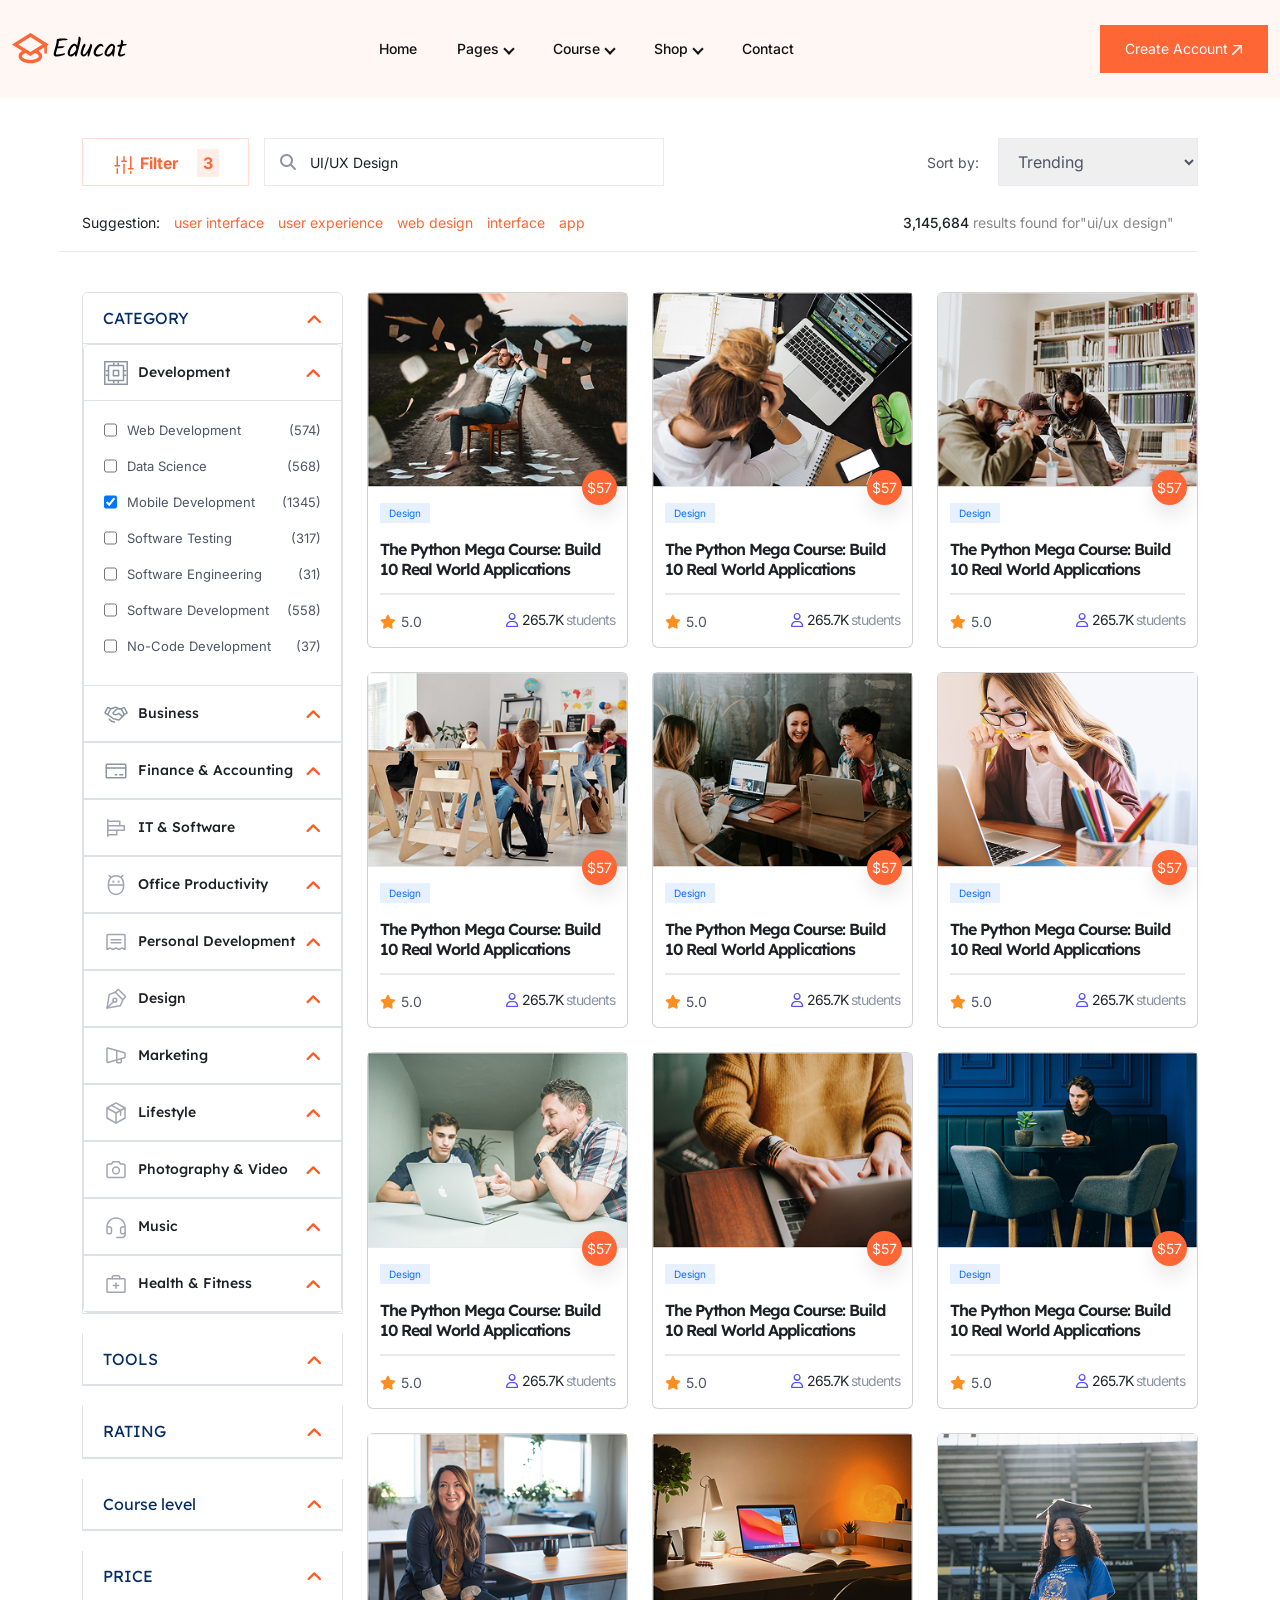
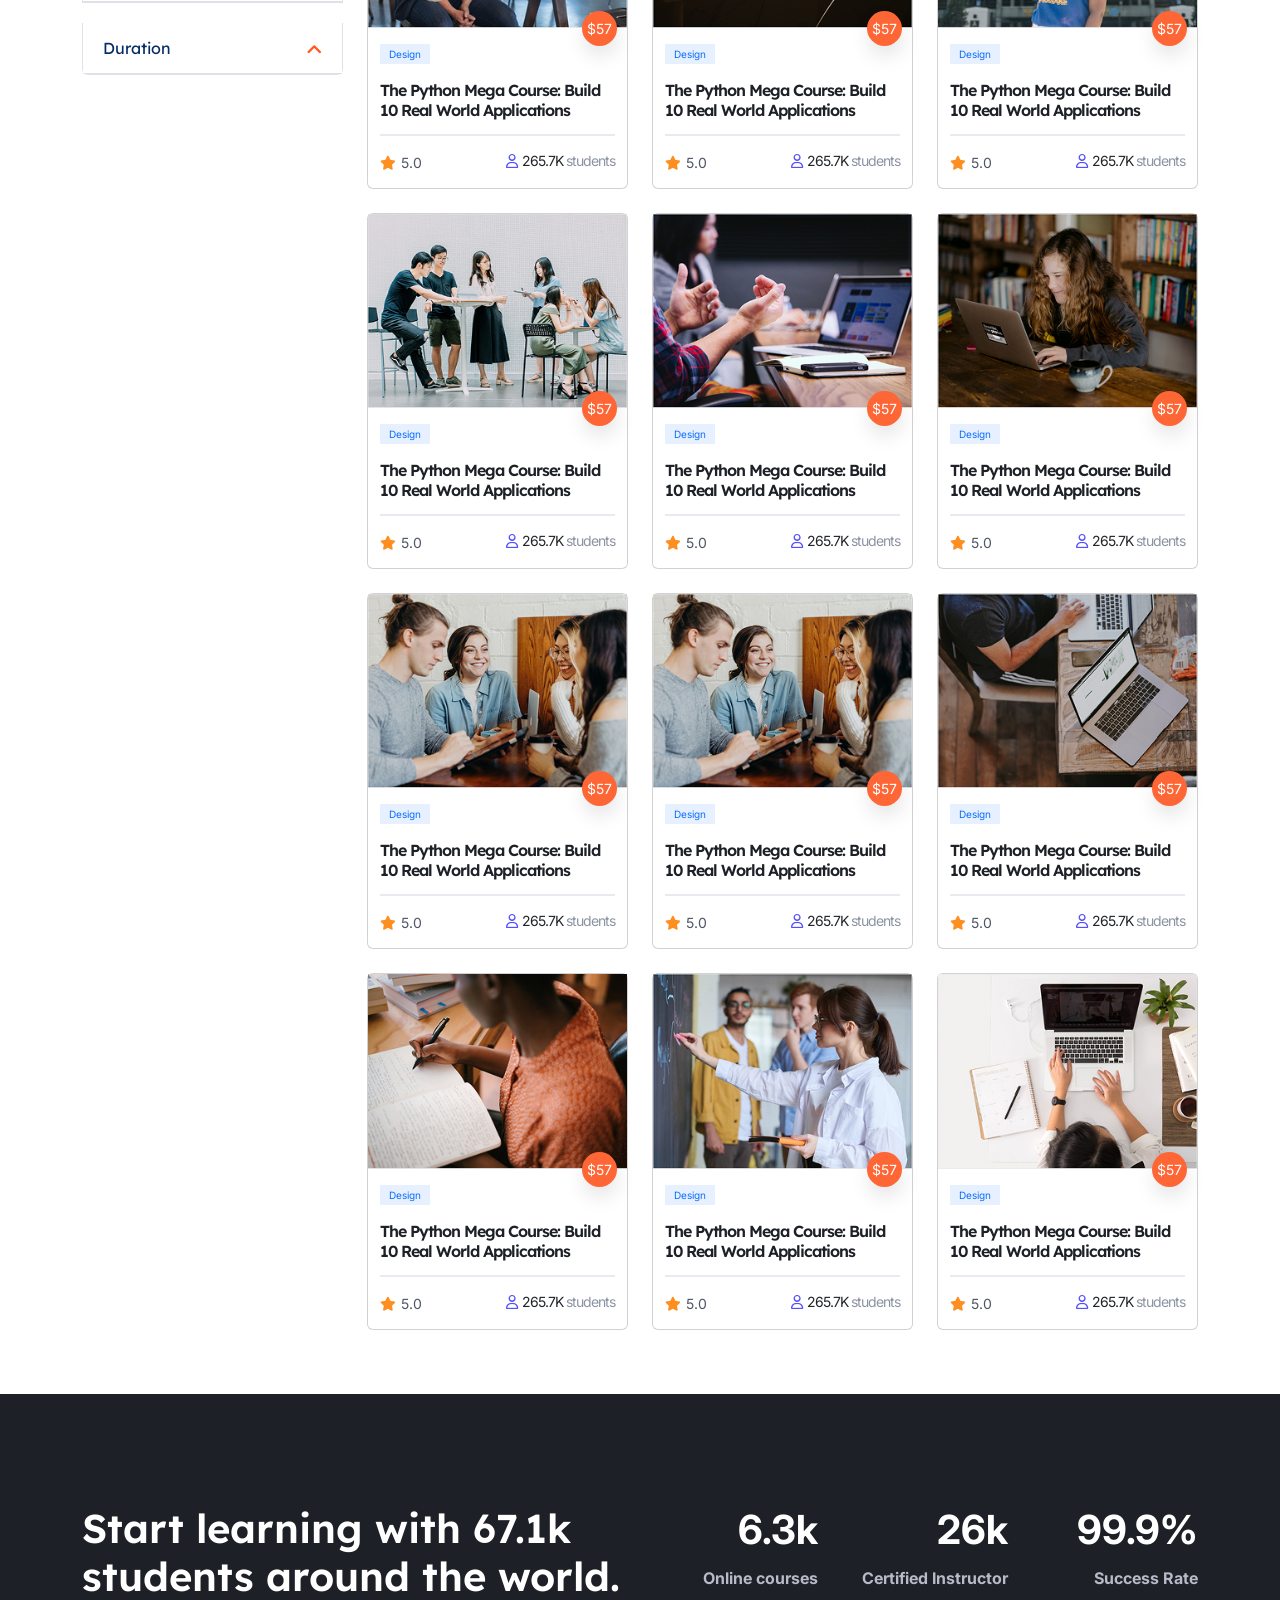
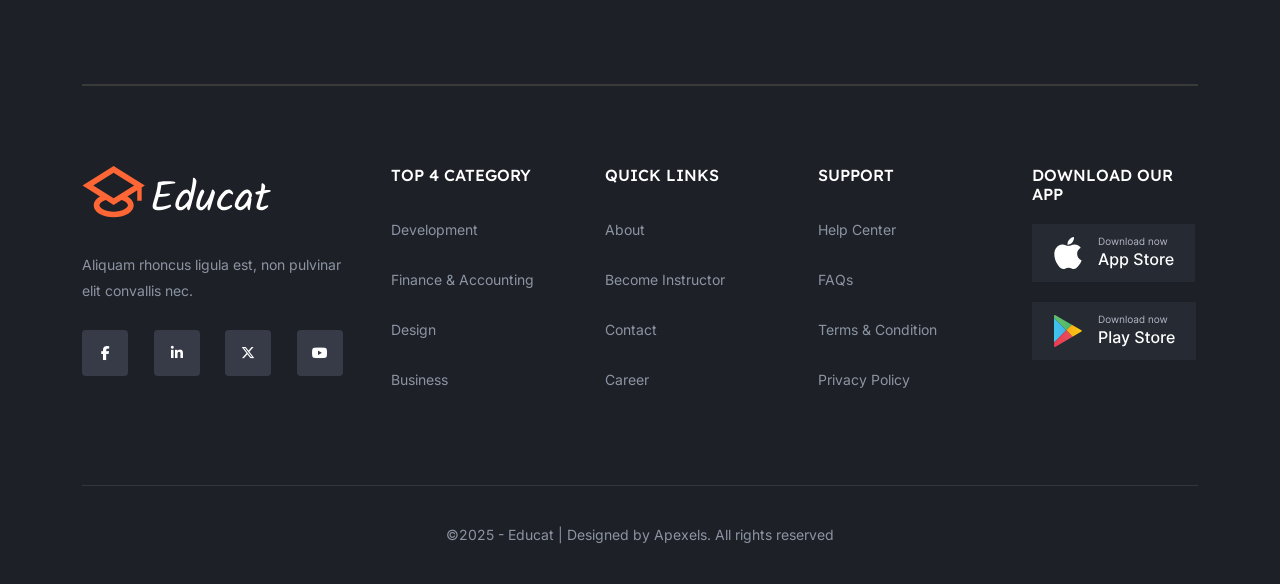
<file: course_list_filter.html>
<!DOCTYPE html>
<html lang="en">
	<head>
		<meta charset="utf-8">
		<meta name="viewport" content="width=device-width, initial-scale=1">
		<title>Educat - Learning Course HTML Website Template</title>
		<link rel="icon" type="image/x-icon" href="img/favicon.png">
		<link rel="stylesheet" href="css/bootstrap.min.css">
		<link rel="stylesheet" href="css/owl.carousel.min.css">
		<link rel="stylesheet" href="css/owl.theme.default.min.css">
		<link rel="stylesheet" href="css/all.min.css">
		<link rel="stylesheet" href="css/themify-icons.css">
		<link rel="stylesheet" href="css/magnific-popup.css">
		<link rel="stylesheet" href="css/responsive.css">
		<link rel="stylesheet" href="css/style.css">
	</head>	
	
	<body>	
		<!-- Start preloader -->
		<div class="preloader">
			<div class="book">
				<svg xmlns="http://www.w3.org/2000/svg" width="80" height="63" viewBox="0 0 80 63" fill="none">
					<path d="M37.0311 61.7608C34.0598 58.2743 29.1 54.5454 24.2966 52.1862C19.4465 49.8037 14.8396 48.4806 9.6091 47.9689C8.57783 47.8689 7.72283 47.7757 7.70916 47.7623C7.69583 47.7623 7.72249 37.0018 7.77583 23.8802L7.86383 0.0233184L8.8161 0.116592C14.6633 0.696224 21.1895 2.90416 26.1274 5.98154C30.383 8.63319 34.7774 12.7279 37.5791 16.6514L38.2841 17.6388V40.3004C38.2841 52.7638 38.2308 62.9594 38.1668 62.9574C38.1001 62.9554 37.5899 62.4164 37.0311 61.7608ZM41.8748 40.2431V17.4869L43.2364 15.6687C44.9749 13.3475 48.4717 9.85041 50.7839 8.12151C56.9649 3.49844 63.6697 0.886103 71.3671 0.0999357L72.3436 0V23.8902V47.781L71.2108 47.8876C60.4927 48.8843 51.2007 53.3035 43.9327 60.86L41.8748 63V40.2431ZM48.5155 61.453C52.7222 57.5088 58.2912 54.3748 63.8853 52.8018C66.8126 51.979 70.6194 51.4047 73.1465 51.4047C74.4714 51.4047 75.2064 51.1182 75.6209 50.438C75.9329 49.925 75.9363 49.7044 75.9369 30.3461L75.9375 10.7705L76.5235 10.8771C76.8455 10.9437 77.7597 11.1969 78.5547 11.4501L80 11.9098V36.3403C80 49.7771 79.9467 60.7708 79.8807 60.7708C79.814 60.7708 78.8481 60.5642 77.7322 60.311C73.3226 59.3183 69.6912 58.9772 64.922 59.1058C59.1372 59.2657 54.6414 60.0719 49.297 61.9174L47.2657 62.6189L48.5155 61.453ZM30.7029 61.8327C28.4834 61.0386 24.8179 60.1025 22.3435 59.6988C18.9789 59.1524 16.6577 59.0072 12.5341 59.0991C8.4369 59.1858 5.95862 59.4722 2.57781 60.2391C1.63247 60.4523 0.665669 60.6721 0.429334 60.7188L0 60.8121L0.000733537 36.3163L0.00153304 11.8198L1.83681 11.2868C2.84614 10.9937 3.75995 10.7205 3.86735 10.6872C4.02268 10.6206 4.06268 14.6114 4.06268 30.2408C4.06268 51.5986 4.01601 50.408 4.92788 51.007C5.24522 51.2135 5.90455 51.3068 7.78743 51.42C15.2705 51.8464 22.3709 54.3575 28.1676 58.6301C29.4176 59.5515 32.4176 62.0819 32.5895 62.3597C32.7095 62.553 32.6295 62.533 30.7034 61.8401L30.7029 61.8327Z" fill="white"/>
				  </svg>
			</div>
		</div>
		<!-- End Preloader -->

		<!-- Start Hamburger area  -->
		<div class="ab-hamburger">
			<div class="ab-hamburger-wrapper">
				<div class="ab-hamburger-header d-flex justify-content-between align-items-center mb-50">
					<div class="ab-hamburger-logo">
					   <a href="index.html"><img src="img/logo.svg" alt=""></a>
					</div>
					<div class="ab-hamburger-close">
					   <button class="ab-hamburger-close-toggle"><i class="fa fa-times"></i></button>
					</div>
				</div>
			 
				<div class="ab-hamburger-menu d-block d-xl-none mb-50">
					<nav></nav>
				</div>
			 
				<div class="ab-hamburger-social mb-50">
					<h3 class="ab-hamburger-sm-title">Follow Me</h3>
					<a href="#"><i class="fab fa-facebook-f"></i></a>
					<a href="#"><i class="fa-brands fa-x-twitter"></i></a>
					<a href="#"><i class="fab fa-linkedin-in"></i></a>
					<a href="#"><i class="fab fa-instagram"></i></a>
				</div>
			</div>
		</div>

		<div class="ab-hamburger-overlay"></div>
		<!-- End Hamburger area  -->

		<!-- START HEADER SECTION-->
		<header class="ab-header-area">
			<div class="ab-site-header ab-style1 ab-sticky-header">
				<div class="container-fluid">
					<div class="row align-items-center">
						<div class="col-xl-2 col-md-2">
							<div class="ab-site-logo">
							   <a href="index.html"><img src="img/logo.svg" alt="Logo"></a>
							</div>
						</div>
						
						<div class="col-xl-7 col-md-7">
							<div class="ab-main-menu d-flex justify-content-center">
								<nav class="ab-nav ab-mobile-menu-active">
									<ul class="ab-nav-list">
										<li class="menu-item-children"><a href="index.html">Home</a></li>
										<li class="menu-item-children"><a href="#">Pages  <i class="arrow down"></i></a>
											<ul class="sub-menu">
												<li><a href="category.html" class="menu_item">Category</a></li>
												<li><a href="student-dashborad.html" class="menu_item">Student Dashboard</a></li>
												<li><a href="student-instructor.html" class="menu_item">Student Instructor</a></li>
												<li><a href="student-messages.html" class="menu_item">Student Messages</a></li>
												<li><a href="signup.html" class="menu_item">Sign Up</a></li>
												<li><a href="signin.html" class="menu_item">Sign In</a></li>
												<li><a href="404.html" class="menu_item">404 Page</a></li>
											</ul>
										</li>
										<li class="menu-item-children"><a href="#">Course  <i class="arrow down"></i></a>
											<ul class="sub-menu">
												<li><a href="single-course.html" class="menu_item">Single Course</a></li>
												<li><a href="course_list.html" class="menu_item">Course List</a></li>
												<li><a href="course_list_filter.html" class="menu_item">Course List Filter</a></li>
												<li><a href="student-course.html" class="menu_item">Student Course</a></li>
											</ul>
										</li>
										<li class="menu-item-children"><a href="#">Shop  <i class="arrow down"></i></a>
											<ul class="sub-menu">
												<li><a href="checkout.html" class="menu_item">Checkout</a></li>
											</ul>
										</li>
										<li><a href="contact.html">Contact</a></li>
									</ul>
								</nav>
							</div>
						</div><!-- END COL -->

						<div class="col-xl-3 col-md-3 text-end">
							<div class="buttons_area">
								<a href="signup.html" class="btn_1">Create Account  <svg xmlns="http://www.w3.org/2000/svg" width="10" height="10" viewBox="0 0 12 12" fill="none">
									<path d="M12 0.514515V9.43267C12 9.56914 11.9459 9.7 11.8494 9.79647C11.7528 9.89294 11.6219 9.94721 11.4856 9.94721C11.3491 9.94721 11.2183 9.89294 11.1217 9.79647C11.0252 9.7 10.971 9.56914 10.971 9.43267V1.75791L0.869497 11.8508C0.77398 11.9463 0.644425 12 0.509332 12C0.374252 12 0.244696 11.9463 0.149179 11.8508C0.0536616 11.7554 0 11.6258 0 11.4907C0 11.3556 0.0536616 11.2261 0.149179 11.1306L10.2421 1.02903H2.56737C2.43092 1.02903 2.30005 0.974819 2.20356 0.878326C2.10707 0.781834 2.05286 0.650973 2.05286 0.514515C2.05286 0.378056 2.10707 0.247196 2.20356 0.150703C2.30005 0.0542101 2.43092 1.21958e-05 2.56737 0H11.4856C11.6219 1.21958e-05 11.7528 0.0542101 11.8494 0.150703C11.9459 0.247196 12 0.378056 12 0.514515Z" fill="white"/>
								  </svg></a>
							</div>
							<div class="ab-main-menu-bars d-block d-xl-none">
								<button class="ab-hamburger-toogle">
									<i class="fa fa-bars"></i>
								</button>
							</div>
						</div>
					</div><!-- END COL -->
				</div><!-- END CONTAINER -->
			</div>
		</header>
		<!-- END HEADER SECTION-->

		<!-- Start All Course section -->
		<section id="all_course" class="ptb_40">
			<div class="container">
				<div class="row">
					<div class="col-lg-7 search-bar">
						<div class="filter">
							<svg xmlns="http://www.w3.org/2000/svg" width="24" height="24" viewBox="0 0 24 24" fill="none">
							  <path d="M12 11.25L12 20.25" stroke="#FF6636" stroke-width="1.5" stroke-linecap="round" stroke-linejoin="round"/>
							  <path d="M12 3.75L12 8.25" stroke="#FF6636" stroke-width="1.5" stroke-linecap="round" stroke-linejoin="round"/>
							  <path d="M18.75 18.75L18.7501 20.25" stroke="#FF6636" stroke-width="1.5" stroke-linecap="round" stroke-linejoin="round"/>
							  <path d="M18.7501 3.75L18.75 15.75" stroke="#FF6636" stroke-width="1.5" stroke-linecap="round" stroke-linejoin="round"/>
							  <path d="M21 15.75H16.5" stroke="#FF6636" stroke-width="1.5" stroke-linecap="round" stroke-linejoin="round"/>
							  <path d="M5.25007 15.75L5.25 20.25" stroke="#FF6636" stroke-width="1.5" stroke-linecap="round" stroke-linejoin="round"/>
							  <path d="M5.25 3.75L5.25007 12.75" stroke="#FF6636" stroke-width="1.5" stroke-linecap="round" stroke-linejoin="round"/>
							  <path d="M3.00024 12.75H7.50024" stroke="#FF6636" stroke-width="1.5" stroke-linecap="round" stroke-linejoin="round"/>
							  <path d="M14.25 8.25H9.75" stroke="#FF6636" stroke-width="1.5" stroke-linecap="round" stroke-linejoin="round"/>
							</svg>
							<span>Filter</span>
							<span class="filter_color">3</span>
						</div>
						<div class="search_input">
							<form>
								<input type="text" placeholder="UI/UX Design" required>
								<button type="submit"><i class="fa fa-search"></i></button>
							</form>
						</div>
					</div>	
					
					<div class="col-lg-5 sort_by text-end">
						<span>Sort by:</span>
						<select>
							<option>Trending</option>
							<option>Newest</option>
							<option>Popular</option>
						</select>
					</div>
					
					<div class="row suggestions_section">
						<div class="col-lg-7 suggestions">
							<ul>
								<li class="sugges_blc">Suggestion:</li>
								<li>user interface</li>
								<li>user experience</li>
								<li>web design</li>
								<li>interface</li>
								<li>app</li>
							</ul>
						</div>

						<div class="col-lg-5 results">
							<span class="numbers">3,145,684</span>
							<span class="text">results found for"ui/ux design"</span>
						</div>
					</div>
					<!-- Course Card left side-->
					<div class="col-lg-3">
						<div class="category">
							 <!-- Accordion Structure -->
							<div class="accordion" id="accordionExample">
									<!-- First Item -->
									<div class="accordion-item">
										<h2 class="accordion-header">
											<button class="accordion-button" type="button" data-bs-toggle="collapse" data-bs-target="#collapseOne" aria-expanded="true" aria-controls="collapseOne">CATEGORY <i class="fas fa-angle-down"></i></button>
										</h2>
										<div id="collapseOne" class="accordion-collapse collapse show" data-bs-parent="#collapseOne">
											<div class="accordion-body p_0">
												<div class="accordion-item">
													<h2 class="accordion-header">
														<button class="accordion-button" type="button" data-bs-toggle="collapse" data-bs-target="#collapse1" aria-expanded="true" aria-controls="collapse1">
														<span class="according_icon"><svg xmlns="http://www.w3.org/2000/svg" width="24" height="24" viewBox="0 0 24 24" fill="none">
														  <path d="M0.75 0.75H23.25V23.25H0.75V0.75Z" stroke="#8C94A3" stroke-width="1.5"/>
														  <path d="M14.625 9.375H9.375V14.625H14.625V9.375Z" stroke="#8C94A3" stroke-width="1.5" stroke-linecap="round" stroke-linejoin="round"/>
														  <path d="M18.75 4.5H5.25C4.83579 4.5 4.5 4.83579 4.5 5.25V18.75C4.5 19.1642 4.83579 19.5 5.25 19.5H18.75C19.1642 19.5 19.5 19.1642 19.5 18.75V5.25C19.5 4.83579 19.1642 4.5 18.75 4.5Z" stroke="#8C94A3" stroke-width="1.5" stroke-linecap="round" stroke-linejoin="round"/>
														  <path d="M19.5 9.75H21.75" stroke="#8C94A3" stroke-width="1.5" stroke-linecap="round" stroke-linejoin="round"/>
														  <path d="M19.5 14.25H21.75" stroke="#8C94A3" stroke-width="1.5" stroke-linecap="round" stroke-linejoin="round"/>
														  <path d="M2.25 9.75H4.5" stroke="#8C94A3" stroke-width="1.5" stroke-linecap="round" stroke-linejoin="round"/>
														  <path d="M2.25 14.25H4.5" stroke="#8C94A3" stroke-width="1.5" stroke-linecap="round" stroke-linejoin="round"/>
														  <path d="M14.25 19.5V21.75" stroke="#8C94A3" stroke-width="1.5" stroke-linecap="round" stroke-linejoin="round"/>
														  <path d="M9.75 19.5V21.75" stroke="#8C94A3" stroke-width="1.5" stroke-linecap="round" stroke-linejoin="round"/>
														  <path d="M14.25 2.25V4.5" stroke="#8C94A3" stroke-width="1.5" stroke-linecap="round" stroke-linejoin="round"/>
														  <path d="M9.75 2.25V4.5" stroke="#8C94A3" stroke-width="1.5" stroke-linecap="round" stroke-linejoin="round"/>
														</svg> Development</span> 
														<i class="fas fa-angle-down"></i>
														</button>
													</h2>
													<div id="collapse1" class="accordion-collapse collapse show" data-bs-parent="#collapse1">
														<div class="accordion-body">
															<ul class="subcategory">
																<li>
																	<input type="checkbox" id="web">
																	<label for="web">Web Development<span>(574)</span></label>
																</li>
																<li>
																	<input type="checkbox" id="data-science">
																	<label for="data-science">Data Science<span>(568)</span></label>
																</li>
																<li>
																	<input type="checkbox" id="mobile" checked>
																	<label for="mobile">Mobile Development<span>(1345)</span></label>
																</li>
																<li>
																	<input type="checkbox" id="software-testing">
																	<label for="software-testing">Software Testing<span>(317)</span></label>
																</li>
																<li>
																	<input type="checkbox" id="software-engineering">
																	<label for="software-engineering">Software Engineering<span>(31)</span></label>
																</li>
																<li>
																	<input type="checkbox" id="dev-tools">
																	<label for="dev-tools">Software Development<span>(558)</span></label>
																</li>
																<li>
																	<input type="checkbox" id="no-code">
																	<label for="no-code">No-Code Development<span>(37)</span></label>
																</li>
															</ul>		
														</div>
													</div>
												</div>
												
												<div class="accordion-item">
													<h2 class="accordion-header">
														<button class="accordion-button" type="button" data-bs-toggle="collapse" data-bs-target="#collapse2" aria-expanded="true" aria-controls="collapse2">
														<span class="according_icon"><svg xmlns="http://www.w3.org/2000/svg" width="24" height="24" viewBox="0 0 24 24" fill="none"> <path d="M22.5673 11.4172L20.25 12.5759L17.25 6.83067L19.5909 5.66024C19.7667 5.5723 19.9701 5.55695 20.1572 5.61749C20.3443 5.67802 20.5001 5.80961 20.5911 5.9839L22.8967 10.3992C22.9428 10.4875 22.9708 10.5841 22.9792 10.6834C22.9876 10.7826 22.9761 10.8825 22.9454 10.9773C22.9148 11.0721 22.8655 11.1598 22.8006 11.2353C22.7357 11.3108 22.6564 11.3727 22.5673 11.4172V11.4172Z" stroke="#8C94A3" stroke-width="1.5" stroke-linecap="round" stroke-linejoin="round"/><path d="M3.74994 12.4753L1.43266 11.3166C1.34357 11.2721 1.26425 11.2103 1.19932 11.1347C1.13439 11.0592 1.08516 10.9715 1.0545 10.8767C1.02383 10.782 1.01235 10.682 1.02072 10.5828C1.02909 10.4835 1.05714 10.387 1.10325 10.2987L3.40883 5.88332C3.49985 5.70902 3.65567 5.57744 3.84275 5.5169C4.02982 5.45636 4.23319 5.47171 4.40906 5.55965L6.74994 6.73008L3.74994 12.4753Z" stroke="#8C94A3" stroke-width="1.5" stroke-linecap="round" stroke-linejoin="round"/><path d="M20.25 12.5761L18.75 14.3309L15.3003 17.7806C15.2087 17.8722 15.095 17.9385 14.9701 17.9731C14.8453 18.0076 14.7137 18.0093 14.588 17.9779L9.15458 16.6195C9.05266 16.594 8.95724 16.5474 8.87448 16.4827L3.75 12.4756" stroke="#8C94A3" stroke-width="1.5" stroke-linecap="round" stroke-linejoin="round"/> <path d="M18.75 14.3311L14.625 11.3311L13.425 12.2311C12.9058 12.6205 12.2742 12.8311 11.625 12.8311C10.9759 12.8311 10.3443 12.6205 9.82504 12.2311L9.31685 11.8499C9.23088 11.7854 9.15978 11.7032 9.10834 11.6089C9.05691 11.5146 9.02635 11.4103 9.01873 11.3031C9.01112 11.1959 9.02662 11.0883 9.06419 10.9877C9.10177 10.887 9.16053 10.7956 9.23652 10.7196L12.9054 7.05072C12.975 6.98108 13.0577 6.92584 13.1487 6.88814C13.2397 6.85045 13.3372 6.83105 13.4357 6.83105H17.25" stroke="#8C94A3" stroke-width="1.5" stroke-linecap="round" stroke-linejoin="round"/> <path d="M6.80396 6.73047L11.6152 5.32783C11.7871 5.27772 11.9712 5.29075 12.1343 5.36455L15.3751 6.83095" stroke="#8C94A3" stroke-width="1.5" stroke-linecap="round" stroke-linejoin="round"/><path d="M10.5 19.9558L7.67443 19.2494C7.55977 19.2207 7.4535 19.1654 7.3643 19.0878L5.25 17.25" stroke="#8C94A3" stroke-width="1.5" stroke-linecap="round" stroke-linejoin="round"/></svg> Business</span>
														<i class="fas fa-angle-down"></i>
														</button>
													</h2>
													<div id="collapse2" class="accordion-collapse collapse" data-bs-parent="#collapse2">
														<div class="accordion-body">
															<ul>
																<li>Business</li>
															</ul>		
														</div>
													</div>
												</div>
												<div class="accordion-item">
													<h2 class="accordion-header">
														<button class="accordion-button" type="button" data-bs-toggle="collapse" data-bs-target="#collapse3" aria-expanded="true" aria-controls="collapse3">
														<span class="according_icon"><svg xmlns="http://www.w3.org/2000/svg" width="24" height="24" viewBox="0 0 24 24" fill="none"><path d="M21 5.25H3C2.58579 5.25 2.25 5.58579 2.25 6V18C2.25 18.4142 2.58579 18.75 3 18.75H21C21.4142 18.75 21.75 18.4142 21.75 18V6C21.75 5.58579 21.4142 5.25 21 5.25Z" stroke="#8C94A3" stroke-width="1.5" stroke-linecap="round" stroke-linejoin="round"/><path d="M15.7495 15.75H18.7495" stroke="#8C94A3" stroke-width="1.5" stroke-linecap="round" stroke-linejoin="round"/><path d="M11.2495 15.75H12.7495" stroke="#8C94A3" stroke-width="1.5" stroke-linecap="round" stroke-linejoin="round"/><path d="M2.24951 9.08008H21.7495" stroke="#8C94A3" stroke-width="1.5" stroke-linecap="round" stroke-linejoin="round"/></svg> Finance & Accounting</span>
														<i class="fas fa-angle-down"></i>
														</button>
													</h2>
													<div id="collapse3" class="accordion-collapse collapse" data-bs-parent="#collapse3">
														<div class="accordion-body">
															<ul>
																<li>Finance & Accounting</li>
															</ul>		
														</div>
													</div>
												</div>
												<div class="accordion-item">
													<h2 class="accordion-header">
														<button class="accordion-button" type="button" data-bs-toggle="collapse" data-bs-target="#collapse4" aria-expanded="true" aria-controls="collapse4">
														<span class="according_icon"><svg xmlns="http://www.w3.org/2000/svg" width="24" height="24" viewBox="0 0 24 24" fill="none"><path d="M3.75 20.25V3.75" stroke="#A1A5B3" stroke-width="1.5" stroke-linecap="round" stroke-linejoin="round"/><path d="M3.75 5.25H15.75V9.75" stroke="#A1A5B3" stroke-width="1.5" stroke-linecap="round" stroke-linejoin="round"/><path d="M20.25 9.75H3.75V14.25H20.25V9.75Z" stroke="#A1A5B3" stroke-width="1.5" stroke-linecap="round" stroke-linejoin="round"/><path d="M12.75 14.25V18.75H3.75" stroke="#A1A5B3" stroke-width="1.5" stroke-linecap="round" stroke-linejoin="round"/></svg> IT & Software</span>
														<i class="fas fa-angle-down"></i>
														</button>
													</h2>
													<div id="collapse4" class="accordion-collapse collapse" data-bs-parent="#collapse4">
														<div class="accordion-body">
															<ul>
																<li>IT & Software</li>
															</ul>		
														</div>
													</div>
												</div>
												<div class="accordion-item">
													<h2 class="accordion-header">
														<button class="accordion-button" type="button" data-bs-toggle="collapse" data-bs-target="#collapse5" aria-expanded="true" aria-controls="collapse5">
														<span class="according_icon"><svg xmlns="http://www.w3.org/2000/svg" width="24" height="24" viewBox="0 0 24 24" fill="none"><path d="M19.5 13.875C19.5 15.8641 18.7098 17.7718 17.3033 19.1783C15.8968 20.5848 13.9891 21.375 12 21.375C10.0109 21.375 8.10322 20.5848 6.6967 19.1783C5.29018 17.7718 4.5 15.8641 4.5 13.875V10.125C4.5 8.13588 5.29018 6.22822 6.6967 4.8217C8.10322 3.41518 10.0109 2.625 12 2.625C13.9891 2.625 15.8968 3.41518 17.3033 4.8217C18.7098 6.22822 19.5 8.13588 19.5 10.125V13.875Z" stroke="#A1A5B3" stroke-width="1.5" stroke-linecap="round" stroke-linejoin="round"/><path d="M19.5 12H4.5" stroke="#A1A5B3" stroke-width="1.5" stroke-linecap="round" stroke-linejoin="round"/><path d="M15 8.625C15 8.83211 14.8321 9 14.625 9C14.4179 9 14.25 8.83211 14.25 8.625C14.25 8.41789 14.4179 8.25 14.625 8.25C14.8321 8.25 15 8.41789 15 8.625Z" fill="#A1A5B3" stroke="#A1A5B3" stroke-width="1.5"/><path d="M9.75 8.625C9.75 8.83211 9.58211 9 9.375 9C9.16789 9 9 8.83211 9 8.625C9 8.41789 9.16789 8.25 9.375 8.25C9.58211 8.25 9.75 8.41789 9.75 8.625Z" fill="#A1A5B3" stroke="#A1A5B3" stroke-width="1.5"/><path d="M5.25 2.625L7.15446 4.40025" stroke="#A1A5B3" stroke-width="1.5" stroke-linecap="round" stroke-linejoin="round"/><path d="M18.75 2.625L16.8455 4.40031" stroke="#A1A5B3" stroke-width="1.5" stroke-linecap="round" stroke-linejoin="round"/></svg> Office Productivity</span>
														<i class="fas fa-angle-down"></i>
														</button>
													</h2>
													<div id="collapse5" class="accordion-collapse collapse" data-bs-parent="#collapse5">
														<div class="accordion-body">
															<ul>
																<li>Office Productivity</li>
															</ul>		
														</div>
													</div>
												</div>
												<div class="accordion-item">
													<h2 class="accordion-header">
														<button class="accordion-button" type="button" data-bs-toggle="collapse" data-bs-target="#collapse6" aria-expanded="true" aria-controls="collapse6">
														<span class="according_icon"><svg xmlns="http://www.w3.org/2000/svg" width="24" height="24" viewBox="0 0 24 24" fill="none"><path d="M7.125 9.75H16.875" stroke="#A1A5B3" stroke-width="1.5" stroke-linecap="round" stroke-linejoin="round"/><path d="M7.125 12.75H16.875" stroke="#A1A5B3" stroke-width="1.5" stroke-linecap="round" stroke-linejoin="round"/><path d="M3 19.5V5.25C3 5.05109 3.07902 4.86032 3.21967 4.71967C3.36032 4.57902 3.55109 4.5 3.75 4.5H20.25C20.4489 4.5 20.6397 4.57902 20.7803 4.71967C20.921 4.86032 21 5.05109 21 5.25V19.5L18 18L15 19.5L12 18L9 19.5L6 18L3 19.5Z" stroke="#A1A5B3" stroke-width="1.5" stroke-linecap="round" stroke-linejoin="round"/></svg> Personal Development</span>
														<i class="fas fa-angle-down"></i>
														</button>
													</h2>
													<div id="collapse6" class="accordion-collapse collapse" data-bs-parent="#collapse6">
														<div class="accordion-body">
															<ul>
																<li>Personal Development</li>
															</ul>		
														</div>
													</div>
												</div>
												<div class="accordion-item">
													<h2 class="accordion-header">
														<button class="accordion-button" type="button" data-bs-toggle="collapse" data-bs-target="#collapse7" aria-expanded="true" aria-controls="collapse7">
														<span class="according_icon"><svg xmlns="http://www.w3.org/2000/svg" width="24" height="24" viewBox="0 0 24 24" fill="none"><path d="M10.875 15C11.9105 15 12.75 14.1605 12.75 13.125C12.75 12.0895 11.9105 11.25 10.875 11.25C9.83947 11.25 9 12.0895 9 13.125C9 14.1605 9.83947 15 10.875 15Z" stroke="#A1A5B3" stroke-width="1.5" stroke-linecap="round" stroke-linejoin="round"/><path d="M3.00049 21.0007L9.54911 14.4512" stroke="#A1A5B3" stroke-width="1.5" stroke-linecap="round" stroke-linejoin="round"/><path d="M3.00049 21L16.0735 18.8212C16.2033 18.7995 16.3252 18.7441 16.4268 18.6605C16.5284 18.5768 16.6063 18.4679 16.6525 18.3447L18.7505 12.75L11.2505 5.25L5.65578 7.34802C5.53255 7.39423 5.42365 7.47206 5.34002 7.57368C5.25638 7.6753 5.20097 7.79715 5.17933 7.92697L3.00049 21Z" stroke="#A1A5B3" stroke-width="1.5" stroke-linecap="round" stroke-linejoin="round"/><path d="M18.7505 12.7499L21.2202 10.2802C21.2898 10.2106 21.345 10.1279 21.3827 10.0369C21.4204 9.9459 21.4398 9.84838 21.4398 9.74989C21.4398 9.65139 21.4204 9.55387 21.3827 9.46287C21.345 9.37188 21.2898 9.2892 21.2202 9.21956L14.7808 2.78022C14.6402 2.63956 14.4494 2.56055 14.2505 2.56055C14.0516 2.56055 13.8608 2.63956 13.7202 2.78022L11.2505 5.24989" stroke="#A1A5B3" stroke-width="1.5" stroke-linecap="round" stroke-linejoin="round"/></svg> Design</span>
														<i class="fas fa-angle-down"></i>
														</button>
													</h2>
													<div id="collapse7" class="accordion-collapse collapse" data-bs-parent="#collapse7">
														<div class="accordion-body">
															<ul>
																<li>Design</li>
															</ul>		
														</div>
													</div>
												</div>
												<div class="accordion-item">
													<h2 class="accordion-header">
														<button class="accordion-button" type="button" data-bs-toggle="collapse" data-bs-target="#collapse8" aria-expanded="true" aria-controls="collapse8">
														<span class="according_icon"><svg xmlns="http://www.w3.org/2000/svg" width="24" height="24" viewBox="0 0 24 24" fill="none"><path d="M2.99951 4.75V17.75C2.99951 17.8664 3.02662 17.9813 3.07869 18.0854C3.13076 18.1896 3.20636 18.2801 3.29951 18.35C3.39266 18.4199 3.50079 18.4671 3.61535 18.4879C3.7299 18.5087 3.84774 18.5026 3.95951 18.47L20.4595 13.6575C20.6153 13.6121 20.7521 13.5173 20.8495 13.3875C20.9469 13.2577 20.9995 13.0998 20.9995 12.9375V9.5625C20.9995 9.40022 20.9469 9.24232 20.8495 9.1125C20.7521 8.98268 20.6153 8.88794 20.4595 8.8425L3.95951 4.03C3.84774 3.9974 3.7299 3.99127 3.61535 4.0121C3.50079 4.03293 3.39266 4.08014 3.29951 4.15C3.20636 4.21986 3.13076 4.31045 3.07869 4.41459C3.02662 4.51873 2.99951 4.63357 2.99951 4.75V4.75Z" stroke="#A1A5B3" stroke-width="1.5" stroke-linecap="round" stroke-linejoin="round"/><path d="M17.25 14.5934V17.9998C17.25 18.1988 17.171 18.3895 17.0303 18.5302C16.8897 18.6708 16.6989 18.7498 16.5 18.7498H13.5C13.3011 18.7498 13.1103 18.6708 12.9697 18.5302C12.829 18.3895 12.75 18.1988 12.75 17.9998V6.59375" stroke="#A1A5B3" stroke-width="1.5" stroke-linecap="round" stroke-linejoin="round"/></svg> Marketing</span>
														<i class="fas fa-angle-down"></i>
														</button>
													</h2>
													<div id="collapse8" class="accordion-collapse collapse" data-bs-parent="#collapse8">
														<div class="accordion-body">
															<ul>
																<li>Marketing</li>
															</ul>		
														</div>
													</div>
												</div>
												<div class="accordion-item">
													<h2 class="accordion-header">
														<button class="accordion-button" type="button" data-bs-toggle="collapse" data-bs-target="#collapse9" aria-expanded="true" aria-controls="collapse9">
														<span class="according_icon"><svg xmlns="http://www.w3.org/2000/svg" width="24" height="24" viewBox="0 0 24 24" fill="none"><path d="M21 16.6237V7.37598C21 7.2429 20.9646 7.11222 20.8974 6.99734C20.8302 6.88247 20.7337 6.78754 20.6177 6.72229L12.3677 2.08167C12.2554 2.01852 12.1288 1.98535 12 1.98535C11.8712 1.98535 11.7446 2.01852 11.6323 2.08167L3.3823 6.72229C3.26632 6.78754 3.16978 6.88247 3.10259 6.99734C3.03541 7.11222 3 7.2429 3 7.37598V16.6237C3 16.7568 3.03541 16.8875 3.10259 17.0023C3.16978 17.1172 3.26632 17.2121 3.3823 17.2774L11.6323 21.918C11.7446 21.9812 11.8712 22.0143 12 22.0143C12.1288 22.0143 12.2554 21.9812 12.3677 21.918L20.6177 17.2774C20.7337 17.2121 20.8302 17.1172 20.8974 17.0023C20.9646 16.8875 21 16.7568 21 16.6237Z" stroke="#A1A5B3" stroke-width="1.5" stroke-linecap="round" stroke-linejoin="round"/><path d="M16.5958 14.2979V9.42291L7.5 4.40625" stroke="#A1A5B3" stroke-width="1.5" stroke-linecap="round" stroke-linejoin="round"/><path d="M20.8967 6.99605L12.0891 11.9998L3.104 6.99512" stroke="#A1A5B3" stroke-width="1.5" stroke-linecap="round" stroke-linejoin="round"/><path d="M12.089 12L12.001 22.0145" stroke="#A1A5B3" stroke-width="1.5" stroke-linecap="round" stroke-linejoin="round"/></svg> Lifestyle</span>
														<i class="fas fa-angle-down"></i>
														</button>
													</h2>
													<div id="collapse9" class="accordion-collapse collapse" data-bs-parent="#collapse9">
														<div class="accordion-body">
															<ul>
																<li>Lifestyle</li>
															</ul>		
														</div>
													</div>
												</div>
												<div class="accordion-item">
													<h2 class="accordion-header">
														<button class="accordion-button" type="button" data-bs-toggle="collapse" data-bs-target="#collapse10" aria-expanded="true" aria-controls="collapse10">
														<span class="according_icon"><svg xmlns="http://www.w3.org/2000/svg" width="24" height="24" viewBox="0 0 24 24" fill="none"><path d="M19.5 19.5H4.5C4.10218 19.5 3.72064 19.342 3.43934 19.0607C3.15804 18.7794 3 18.3978 3 18V7.5C3 7.10218 3.15804 6.72064 3.43934 6.43934C3.72064 6.15804 4.10218 6 4.5 6H7.49945L8.99945 3.75H14.9995L16.4995 6H19.5C19.8978 6 20.2794 6.15804 20.5607 6.43934C20.842 6.72064 21 7.10218 21 7.5V18C21 18.3978 20.842 18.7794 20.5607 19.0607C20.2794 19.342 19.8978 19.5 19.5 19.5Z" stroke="#A1A5B3" stroke-width="1.5" stroke-linecap="round" stroke-linejoin="round"/><path d="M12 15.75C13.864 15.75 15.375 14.239 15.375 12.375C15.375 10.511 13.864 9 12 9C10.136 9 8.625 10.511 8.625 12.375C8.625 14.239 10.136 15.75 12 15.75Z" stroke="#A1A5B3" stroke-width="1.5" stroke-linecap="round" stroke-linejoin="round"/></svg> Photography & Video</span>
														<i class="fas fa-angle-down"></i>
														</button>
													</h2>
													<div id="collapse10" class="accordion-collapse collapse" data-bs-parent="#collapse10">
														<div class="accordion-body">
															<ul>
																<li>Photography & Video</li>
															</ul>		
														</div>
													</div>
												</div>
												<div class="accordion-item">
													<h2 class="accordion-header">
														<button class="accordion-button" type="button" data-bs-toggle="collapse" data-bs-target="#collapse11" aria-expanded="true" aria-controls="collapse11">
														<span class="according_icon"><svg xmlns="http://www.w3.org/2000/svg" width="24" height="24" viewBox="0 0 24 24" fill="none"><path d="M21.1365 12H18.1365C17.7387 12 17.3571 12.158 17.0758 12.4393C16.7945 12.7207 16.6365 13.1022 16.6365 13.5V17.25C16.6365 17.6478 16.7945 18.0294 17.0758 18.3107C17.3571 18.592 17.7387 18.75 18.1365 18.75H19.6365C20.0343 18.75 20.4158 18.592 20.6971 18.3107C20.9784 18.0294 21.1365 17.6478 21.1365 17.25V12ZM21.1365 12C21.1365 10.8124 20.9014 9.63647 20.4449 8.5401C19.9883 7.44373 19.3192 6.44856 18.4763 5.61196C17.6333 4.77536 16.6331 4.11388 15.5333 3.66564C14.4335 3.21739 13.2558 2.99125 12.0682 3.00026C10.8806 2.99125 9.70299 3.21739 8.60319 3.66564C7.50339 4.11388 6.50318 4.77536 5.66021 5.61196C4.81725 6.44856 4.1482 7.44373 3.69163 8.5401C3.23506 9.63647 3 10.8124 3 12V17.25C3 17.6478 3.15804 18.0294 3.43934 18.3107C3.72064 18.592 4.10218 18.75 4.5 18.75H6C6.39782 18.75 6.77936 18.592 7.06066 18.3107C7.34196 18.0294 7.5 17.6478 7.5 17.25V13.5C7.5 13.1022 7.34196 12.7207 7.06066 12.4393C6.77936 12.158 6.39782 12 6 12H3" stroke="#A1A5B3" stroke-width="1.5" stroke-linecap="round" stroke-linejoin="round"/><path d="M21.1365 17.25V19.5C21.1365 20.2956 20.8204 21.0587 20.2578 21.6213C19.6952 22.1839 18.9321 22.5 18.1365 22.5H12.75" stroke="#A1A5B3" stroke-width="1.5" stroke-linecap="round" stroke-linejoin="round"/></svg> Music</span>
														<i class="fas fa-angle-down"></i>
														</button>
													</h2>
													<div id="collapse11" class="accordion-collapse collapse" data-bs-parent="#collapse11">
														<div class="accordion-body">
															<ul>
																<li>Music</li>
															</ul>		
														</div>
													</div>
												</div>
												<div class="accordion-item">
													<h2 class="accordion-header">
														<button class="accordion-button" type="button" data-bs-toggle="collapse" data-bs-target="#collapse12" aria-expanded="true" aria-controls="collapse12"> 
														<span class="according_icon"><svg xmlns="http://www.w3.org/2000/svg" width="24" height="24" viewBox="0 0 24 24" fill="none"><path d="M20.25 6.75H3.75C3.33579 6.75 3 7.08579 3 7.5V19.5C3 19.9142 3.33579 20.25 3.75 20.25H20.25C20.6642 20.25 21 19.9142 21 19.5V7.5C21 7.08579 20.6642 6.75 20.25 6.75Z" stroke="#A1A5B3" stroke-width="1.5" stroke-linecap="round" stroke-linejoin="round"/><path d="M15.75 6.75V5.25C15.75 4.85218 15.592 4.47064 15.3107 4.18934C15.0294 3.90804 14.6478 3.75 14.25 3.75H9.75C9.35218 3.75 8.97064 3.90804 8.68934 4.18934C8.40804 4.47064 8.25 4.85218 8.25 5.25V6.75" stroke="#A1A5B3" stroke-width="1.5" stroke-linecap="round" stroke-linejoin="round"/><path d="M12 10.875V16.125" stroke="#A1A5B3" stroke-width="1.5" stroke-linecap="round" stroke-linejoin="round"/><path d="M14.625 13.5H9.375" stroke="#A1A5B3" stroke-width="1.5" stroke-linecap="round" stroke-linejoin="round"/></svg> Health & Fitness</span>
														<i class="fas fa-angle-down"></i>
														</button>
													</h2>
													<div id="collapse12" class="accordion-collapse collapse" data-bs-parent="#collapse12">
														<div class="accordion-body">
															<ul>
																<li>Health & Fitness</li>
															</ul>		
														</div>
													</div>
												</div>
												
											</div>
										</div>
									</div>

									<!-- Second Item -->
									<div class="accordion-item margin_top_20">
									  <h2 class="accordion-header">
										<button class="accordion-button" type="button" data-bs-toggle="collapse" data-bs-target="#collapse13" aria-expanded="true" aria-controls="collapse13">
										 TOOLS
										  <i class="fas fa-angle-down"></i>
										</button>
									  </h2>
									  <div id="collapse13" class="accordion-collapse collapse" data-bs-parent="#collapse13">
										<div class="accordion-body">
											 <ul class="subcategory">
												<li>
													<input type="checkbox" id="html5">
													<label for="html5">HTML 5</label>
													<span class="count">1345</span>
												</li>
												<li>
													<input type="checkbox" id="css3">
													<label for="css3">CSS 3</label>
													<span class="count">2736</span>
												</li>
												<li>
													<input type="checkbox" id="react">
													<label for="react">React</label>
													<span class="count">1345</span>
												</li>
												<li>
													<input type="checkbox" id="webflow" checked>
													<label for="webflow">Webflow</label>
													<span class="count">1345</span>
												</li>
												<li>
													<input type="checkbox" id="nodejs">
													<label for="nodejs">Node.js</label>
													<span class="count">1345</span>
												</li>
												<li>
													<input type="checkbox" id="laravel">
													<label for="laravel">Laravel</label>
													<span class="count">1345</span>
												</li>
												<li>
													<input type="checkbox" id="saas">
													<label for="saas">Saas</label>
													<span class="count">1345</span>
												</li>
												<li>
													<input type="checkbox" id="wordpress">
													<label for="wordpress">Wordpress</label>
													<span class="count">1345</span>
												</li>
											</ul>
										</div>
									  </div>
									</div>
									
									<!-- Third Item -->
									<div class="accordion-item margin_top_20">
										  <h2 class="accordion-header">
											<button class="accordion-button" type="button" data-bs-toggle="collapse" data-bs-target="#collapseThree" aria-expanded="true" aria-controls="collapseThree">
											  RATING
											  <i class="fas fa-angle-down"></i>
											</button>
										  </h2>
										<div id="collapseThree" class="accordion-collapse collapse" data-bs-parent="#collapseThree">
											<div class="accordion-body">
												<ul class="rating_sec">
													<li>
														<input type="checkbox" id="star-5" name="rating">
														<label for="star-5"><i class="fa-solid fa-star"></i> 5 Star</label>
														<span class="count">1345</span>
													</li>
													<li>
														<input type="checkbox" id="star-4" name="rating">
														<label for="star-4"><i class="fa-solid fa-star"></i> 4 Star & up</label>
														<span class="count">1345</span>
													</li>
													<li>
														<input type="checkbox" id="star-3" name="rating">
														<label for="star-3"><i class="fa-solid fa-star"></i> 3 Star & up</label>
														<span class="count">1345</span>
													</li>
													<li>
														<input type="checkbox" id="star-2" name="rating">
														<label for="star-2"><i class="fa-solid fa-star"></i> 2 Star & up</label>
														<span class="count">1345</span>
													</li>
													<li>
														<input type="checkbox" id="star-1" name="rating">
														<label for="star-1"><i class="fa-solid fa-star"></i> 1 Star & up</label>
														<span class="count">1345</span>
													</li>
												</ul>

											</div>
										</div>
									</div>
									
									<!-- forth item -->
									<div class="accordion-item margin_top_20">
										<h2 class="accordion-header">
											<button class="accordion-button" type="button" data-bs-toggle="collapse" data-bs-target="#collapsefour" aria-expanded="true" aria-controls="collapsefour">
											Course level
											<i class="fas fa-angle-down"></i>
											</button>
										</h2>
										<div id="collapsefour" class="accordion-collapse collapse" data-bs-parent="#collapsefour">
											<div class="accordion-body">
												<ul class="subcategory">
													<li>
														<input type="checkbox" id="all-level" name="level">
														<label for="all-level">All Level</label>
														<span class="count">1345</span>
													</li>
													<li>
														<input type="checkbox" id="beginner" name="level">
														<label for="beginner">Beginner</label>
														<span class="count">1345</span>
													</li>
													<li>
														<input type="checkbox" id="intermediate" name="level">
														<label for="intermediate">Intermediate</label>
														<span class="count">1345</span>
													</li>
													<li>
														<input type="checkbox" id="expert" name="level">
														<label for="expert">Expert</label>
														<span class="count">1345</span>
													</li>
												</ul>
											</div>
										</div>
									</div>
									<!-- fifth item -->
									<div class="accordion-item margin_top_20">
										<h2 class="accordion-header">
											<button class="accordion-button" type="button" data-bs-toggle="collapse" data-bs-target="#collapsefive" aria-expanded="true" aria-controls="collapsefive">
											PRICE
											<i class="fas fa-angle-down"></i>
											</button>
										</h2>
										<div id="collapsefive" class="accordion-collapse collapse" data-bs-parent="#collapsefive">
											<div class="accordion-body">
												<div class="slider-container">
													<input type="range" min="0" max="100" value="25" class="slider" id="price-range-min" name="price-min">
													<input type="range" min="0" max="100" value="100" class="slider" id="price-range-max" name="price-max">
												</div>

												<div class="price-values">
													<span id="display-min-price">25</span> - <span id="display-max-price">100</span>
												</div>

												<div class="price-inputs">
													<div>
														<label for="input-min-price">$ Min:</label>
														<input type="number" id="input-min-price" name="input-min-price" placeholder="Min" value="25">
													</div>
													<div>
														<label for="input-max-price">$ Max:</label>
														<input type="number" id="input-max-price" name="input-max-price" placeholder="Max" value="75">
													</div>
												</div>

												<ul class="price_free">
													<li>
														<input type="checkbox" id="paid">
														<label for="paid">Paid</label>
														<span class="count">1345</span>
													</li>
													<li>
														<input type="checkbox" id="free">
														<label for="free">Free</label>
														<span class="count">1345</span>
													</li>
												</ul>
											</div>
										</div>
									</div>
									<!-- sixth item -->
									<div class="accordion-item margin_top_20">
									  <h2 class="accordion-header">
										<button class="accordion-button" type="button" data-bs-toggle="collapse" data-bs-target="#collapsesix" aria-expanded="true" aria-controls="collapsesix">
										 Duration
										  <i class="fas fa-angle-down"></i>
										</button>
									  </h2>
									  <div id="collapsesix" class="accordion-collapse collapse" data-bs-parent="#collapsesix">
										<div class="accordion-body">
											<ul class="subcategory">
												<li>
													<input type="checkbox" id="months-6-12">
													<label for="months-6-12">6-12 Months</label>
													<span class="count">1345</span>
												</li>
												<li>
													<input type="checkbox" id="months-3-6">
													<label for="months-3-6">3-6 Months</label>
													<span class="count">2736</span>
												</li>
												<li>
													<input type="checkbox" id="months-1-3" checked>
													<label for="months-1-3">1-3 Months</label>
													<span class="count">1345</span>
												</li>
												<li>
													<input type="checkbox" id="weeks-1-4">
													<label for="weeks-1-4">1-4 Weeks</label>
													<span class="count">1345</span>
												</li>
												<li>
													<input type="checkbox" id="days-1-7">
													<label for="days-1-7">1-7 Days</label>
													<span class="count">1345</span>
												</li>
											</ul>
										</div>
									</div>
								</div>
								<!-- end item	 -->
							</div>
						</div>	
					</div>				
					<!-- Course Card right -->
					<div class="col-lg-9">
						<div class="row">
							<div class="col-lg-4 col-sm-6">
								<div class="card all_course_card">
									<div class="course-image img_arrow_section">
										<img src="img/CourseImages.jpg" alt="">
										<a href="#"><i class="ti-arrow-top-right"></i></a>
									</div>
									
									<div class="all_course_card_info">
										<span class="intro bg_1">Design</span>
										<span class="price">$57</span>
										<a href="#"><h5>The Python Mega Course: Build 10 Real World Applications</h5></a>
										<div class="rating">
											<span><i class="fa-solid fa-star"></i>5.0</span>
											<p><i class="fa-regular fa-user"></i>265.7K <span>students</span></p>
										</div>
									</div>
								</div>
							</div>
							<!-- Add similar course cards here -->
							<div class="col-lg-4 col-sm-6">
								<div class="card all_course_card">
									<div class="course-image img_arrow_section">
										<img src="img/CourseImages-1.jpg" alt="">
										<a href="#"><i class="ti-arrow-top-right"></i></a>
									</div>
									
									<div class="all_course_card_info">
										<span class="intro bg_1">Design</span>
										<span class="price">$57</span>
										<a href="#"><h5>The Python Mega Course: Build 10 Real World Applications</h5></a>
										<div class="rating">
											<span><i class="fa-solid fa-star"></i>5.0</span>
											<p><i class="fa-regular fa-user"></i>265.7K <span>students</span></p>
										</div>
									</div>
								</div>
							</div>
							
							<div class="col-lg-4 col-sm-6">
								<div class="card all_course_card">
									<div class="course-image img_arrow_section">
										<img src="img/CourseImages-2.jpg" alt="">
										<a href="#"><i class="ti-arrow-top-right"></i></a>
									</div>
									
									<div class="all_course_card_info">
										<span class="intro bg_1">Design</span>
										<span class="price">$57</span>
										<a href="#"><h5>The Python Mega Course: Build 10 Real World Applications</h5></a>
										<div class="rating">
											<span><i class="fa-solid fa-star"></i>5.0</span>
											<p><i class="fa-regular fa-user"></i>265.7K <span>students</span></p>
										</div>
									</div>
								</div>
							</div>
							
							<div class="col-lg-4 col-sm-6">
								<div class="card all_course_card">
									<div class="course-image img_arrow_section">
										<img src="img/CourseImages-3.jpg" alt="">
										<a href="#"><i class="ti-arrow-top-right"></i></a>
									</div>
									
									<div class="all_course_card_info">
										<span class="intro bg_1">Design</span>
										<span class="price">$57</span>
										<a href="#"><h5>The Python Mega Course: Build 10 Real World Applications</h5></a>
										<div class="rating">
											<span><i class="fa-solid fa-star"></i>5.0</span>
											<p><i class="fa-regular fa-user"></i>265.7K <span>students</span></p>
										</div>
									</div>
								</div>
							</div>
							
							<div class="col-lg-4 col-sm-6">
								<div class="card all_course_card">
									<div class="course-image img_arrow_section">
										<img src="img/CourseImages-4.jpg" alt="">
										<a href="#"><i class="ti-arrow-top-right"></i></a>
									</div>
									
									<div class="all_course_card_info">
										<span class="intro bg_1">Design</span>
										<span class="price">$57</span>
										<a href="#"><h5>The Python Mega Course: Build 10 Real World Applications</h5></a>
										<div class="rating">
											<span><i class="fa-solid fa-star"></i>5.0</span>
											<p><i class="fa-regular fa-user"></i>265.7K <span>students</span></p>
										</div>
									</div>
								</div>
							</div>
							
							<div class="col-lg-4 col-sm-6">
								<div class="card all_course_card">
									<div class="course-image img_arrow_section">
										<img src="img/CourseImages-5.jpg" alt="">
										<a href="#"><i class="ti-arrow-top-right"></i></a>
									</div>
									
									<div class="all_course_card_info">
										<span class="intro bg_1">Design</span>
										<span class="price">$57</span>
										<a href="#"><h5>The Python Mega Course: Build 10 Real World Applications</h5></a>
										<div class="rating">
											<span><i class="fa-solid fa-star"></i>5.0</span>
											<p><i class="fa-regular fa-user"></i>265.7K <span>students</span></p>
										</div>
									</div>
								</div>
							</div>
							
							<div class="col-lg-4 col-sm-6">
								<div class="card all_course_card">
									<div class="course-image img_arrow_section">
										<img src="img/CourseImages-6.jpg" alt="">
										<a href="#"><i class="ti-arrow-top-right"></i></a>
									</div>
									
									<div class="all_course_card_info">
										<span class="intro bg_1">Design</span>
										<span class="price">$57</span>
										<a href="#"><h5>The Python Mega Course: Build 10 Real World Applications</h5></a>
										<div class="rating">
											<span><i class="fa-solid fa-star"></i>5.0</span>
											<p><i class="fa-regular fa-user"></i>265.7K <span>students</span></p>
										</div>
									</div>
								</div>
							</div>
							
							<div class="col-lg-4 col-sm-6">
								<div class="card all_course_card">
									<div class="course-image img_arrow_section">
										<img src="img/CourseImages-7.jpg" alt="">
										<a href="#"><i class="ti-arrow-top-right"></i></a>
									</div>
									
									<div class="all_course_card_info">
										<span class="intro bg_1">Design</span>
										<span class="price">$57</span>
										<a href="#"><h5>The Python Mega Course: Build 10 Real World Applications</h5></a>
										<div class="rating">
											<span><i class="fa-solid fa-star"></i>5.0</span>
											<p><i class="fa-regular fa-user"></i>265.7K <span>students</span></p>
										</div>
									</div>
								</div>
							</div>
							
							<div class="col-lg-4 col-sm-6">
								<div class="card all_course_card">
									<div class="course-image img_arrow_section">
										<img src="img/CourseImages-8.jpg" alt="">
										<a href="#"><i class="ti-arrow-top-right"></i></a>
									</div>
									
									<div class="all_course_card_info">
										<span class="intro bg_1">Design</span>
										<span class="price">$57</span>
										<a href="#"><h5>The Python Mega Course: Build 10 Real World Applications</h5></a>
										<div class="rating">
											<span><i class="fa-solid fa-star"></i>5.0</span>
											<p><i class="fa-regular fa-user"></i>265.7K <span>students</span></p>
										</div>
									</div>
								</div>
							</div>
							
							<div class="col-lg-4 col-sm-6">
								<div class="card all_course_card">
									<div class="course-image img_arrow_section">
										<img src="img/CourseImages-9.jpg" alt="">
										<a href="#"><i class="ti-arrow-top-right"></i></a>
									</div>
									
									<div class="all_course_card_info">
										<span class="intro bg_1">Design</span>
										<span class="price">$57</span>
										<a href="#"><h5>The Python Mega Course: Build 10 Real World Applications</h5></a>
										<div class="rating">
											<span><i class="fa-solid fa-star"></i>5.0</span>
											<p><i class="fa-regular fa-user"></i>265.7K <span>students</span></p>
										</div>
									</div>
								</div>
							</div>
							
							<div class="col-lg-4 col-sm-6">
								<div class="card all_course_card">
									<div class="course-image img_arrow_section">
										<img src="img/CourseImages-10.jpg" alt="">
										<a href="#"><i class="ti-arrow-top-right"></i></a>
									</div>
									
									<div class="all_course_card_info">
										<span class="intro bg_1">Design</span>
										<span class="price">$57</span>
										<a href="#"><h5>The Python Mega Course: Build 10 Real World Applications</h5></a>
										<div class="rating">
											<span><i class="fa-solid fa-star"></i>5.0</span>
											<p><i class="fa-regular fa-user"></i>265.7K <span>students</span></p>
										</div>
									</div>
								</div>
							</div>
							
							<div class="col-lg-4 col-sm-6">
								<div class="card all_course_card">
									<div class="course-image img_arrow_section">
										<img src="img/CourseImages-11.jpg" alt="">
										<a href="#"><i class="ti-arrow-top-right"></i></a>
									</div>
									
									<div class="all_course_card_info">
										<span class="intro bg_1">Design</span>
										<span class="price">$57</span>
										<a href="#"><h5>The Python Mega Course: Build 10 Real World Applications</h5></a>
										<div class="rating">
											<span><i class="fa-solid fa-star"></i>5.0</span>
											<p><i class="fa-regular fa-user"></i>265.7K <span>students</span></p>
										</div>
									</div>
								</div>
							</div>
							
							<div class="col-lg-4  col-sm-6">
								<div class="card all_course_card">
									<div class="course-image img_arrow_section">
										<img src="img/CourseImages-12.jpg" alt="">
										<a href="#"><i class="ti-arrow-top-right"></i></a>
									</div>
									
									<div class="all_course_card_info">
										<span class="intro bg_1">Design</span>
										<span class="price">$57</span>
										<a href="#"><h5>The Python Mega Course: Build 10 Real World Applications</h5></a>
										<div class="rating">
											<span><i class="fa-solid fa-star"></i>5.0</span>
											<p><i class="fa-regular fa-user"></i>265.7K <span>students</span></p>
										</div>
									</div>
								</div>
							</div>
							
							<div class="col-lg-4 col-sm-6">
								<div class="card all_course_card">
									<div class="course-image img_arrow_section">
										<img src="img/CourseImages-13.jpg" alt="">
										<a href="#"><i class="ti-arrow-top-right"></i></a>
									</div>
									
									<div class="all_course_card_info">
										<span class="intro bg_1">Design</span>
										<span class="price">$57</span>
										<a href="#"><h5>The Python Mega Course: Build 10 Real World Applications</h5></a>
										<div class="rating">
											<span><i class="fa-solid fa-star"></i>5.0</span>
											<p><i class="fa-regular fa-user"></i>265.7K <span>students</span></p>
										</div>
									</div>
								</div>
							</div>
							
							<div class="col-lg-4 col-sm-6">
								<div class="card all_course_card">
									<div class="course-image img_arrow_section">
										<img src="img/CourseImages-14.jpg" alt="">
										<a href="#"><i class="ti-arrow-top-right"></i></a>
									</div>
									
									<div class="all_course_card_info">
										<span class="intro bg_1">Design</span>
										<span class="price">$57</span>
										<a href="#"><h5>The Python Mega Course: Build 10 Real World Applications</h5></a>
										<div class="rating">
											<span><i class="fa-solid fa-star"></i>5.0</span>
											<p><i class="fa-regular fa-user"></i>265.7K <span>students</span></p>
										</div>
									</div>
								</div>
							</div>
							
							<div class="col-lg-4 col-sm-6">
								<div class="card all_course_card">
									<div class="course-image img_arrow_section">
										<img src="img/CourseImages-15.jpg" alt="">
										<a href="#"><i class="ti-arrow-top-right"></i></a>
									</div>
									
									<div class="all_course_card_info">
										<span class="intro bg_1">Design</span>
										<span class="price">$57</span>
										<a href="#"><h5>The Python Mega Course: Build 10 Real World Applications</h5></a>
										<div class="rating">
											<span><i class="fa-solid fa-star"></i>5.0</span>
											<p><i class="fa-regular fa-user"></i>265.7K <span>students</span></p>
										</div>
									</div>
								</div>
							</div>
							
							<div class="col-lg-4 col-sm-6">
								<div class="card all_course_card">
									<div class="course-image img_arrow_section">
										<img src="img/CourseImages-15.jpg" alt="">
										<a href="#"><i class="ti-arrow-top-right"></i></a>
									</div>
									
									<div class="all_course_card_info">
										<span class="intro bg_1">Design</span>
										<span class="price">$57</span>
										<a href="#"><h5>The Python Mega Course: Build 10 Real World Applications</h5></a>
										<div class="rating">
											<span><i class="fa-solid fa-star"></i>5.0</span>
											<p><i class="fa-regular fa-user"></i>265.7K <span>students</span></p>
										</div>
									</div>
								</div>
							</div>
							
							<div class="col-lg-4 col-sm-6">
								<div class="card all_course_card">
									<div class="course-image img_arrow_section">
										<img src="img/CourseImages-16.jpg" alt="">
										<a href="#"><i class="ti-arrow-top-right"></i></a>
									</div>
									
									<div class="all_course_card_info">
										<span class="intro bg_1">Design</span>
										<span class="price">$57</span>
										<a href="#"><h5>The Python Mega Course: Build 10 Real World Applications</h5></a>
										<div class="rating">
											<span><i class="fa-solid fa-star"></i>5.0</span>
											<p><i class="fa-regular fa-user"></i>265.7K <span>students</span></p>
										</div>
									</div>
								</div>
							</div>
							
							<div class="col-lg-4 col-sm-6">
								<div class="card all_course_card">
									<div class="course-image img_arrow_section">
										<img src="img/CourseImages-17.jpg" alt="">
										<a href="#"><i class="ti-arrow-top-right"></i></a>
									</div>
									
									<div class="all_course_card_info">
										<span class="intro bg_1">Design</span>
										<span class="price">$57</span>
										<a href="#"><h5>The Python Mega Course: Build 10 Real World Applications</h5></a>
										<div class="rating">
											<span><i class="fa-solid fa-star"></i>5.0</span>
											<p><i class="fa-regular fa-user"></i>265.7K <span>students</span></p>
										</div>
									</div>
								</div>
							</div>
							
							<div class="col-lg-4  col-sm-6">
								<div class="card all_course_card">
									<div class="course-image img_arrow_section">
										<img src="img/CourseImages-18.jpg" alt="">
										<a href="#"><i class="ti-arrow-top-right"></i></a>
									</div>
									
									<div class="all_course_card_info">
										<span class="intro bg_1">Design</span>
										<span class="price">$57</span>
										<a href="#"><h5>The Python Mega Course: Build 10 Real World Applications</h5></a>
										<div class="rating">
											<span><i class="fa-solid fa-star"></i>5.0</span>
											<p><i class="fa-regular fa-user"></i>265.7K <span>students</span></p>
										</div>
									</div>
								</div>
							</div>
							
							<div class="col-lg-4  col-sm-6">
								<div class="card all_course_card">
									<div class="course-image img_arrow_section">
										<img src="img/CourseImages-19.jpg" alt="">
										<a href="#"><i class="ti-arrow-top-right"></i></a>
									</div>
									
									<div class="all_course_card_info">
										<span class="intro bg_1">Design</span>
										<span class="price">$57</span>
										<a href="#"><h5>The Python Mega Course: Build 10 Real World Applications</h5></a>
										<div class="rating">
											<span><i class="fa-solid fa-star"></i>5.0</span>
											<p><i class="fa-regular fa-user"></i>265.7K <span>students</span></p>
										</div>
									</div>
								</div>
							</div>
							<!-- card end -->	
						</div>
					</div>					
				</div>	
			</div>						
		</section>
		<!-- End All Course section -->
		

		
		<!-- start footer section -->
		<section id="footer_section">
			<div class="footer">
				<div class="container">
					<div class="row footer_top">
						<div class="col-lg-6 col-md-12 col-sm-12">
							<div class="footer_text_top">
								<h1>Start learning with 67.1k students around the world.</h1>
							</div>
						</div>
						
						<div class="col-lg-6 col-md-12 col-sm-12">
							<div class="footer_stats">
								<div class="row">
									<div class="col-lg-4 col-md-4 col-sm-6">6.3k <span>Online courses</span></div>
									<div class="col-lg-4 col-md-4 col-sm-6">26k <span>Certified Instructor</span></div>
									<div class="col-lg-4 col-md-4 col-sm-6">99.9% <span>Success Rate</span></div>
								</div>
							</div>
						</div>
					</div>

					<div class="border_1"></div>

					<div class="row footer_middle section_padding">
						<div class="col-lg-3 col-md-6 col-sm-12 brand">
							<img src="img/LOGO3.svg" alt="">
							<p>Aliquam rhoncus ligula est, non pulvinar elit convallis nec.</p>
							
							<div class="social-icons">
								<a href="#"><i class="fa-brands fa-facebook-f"></i></a>
								<a href="#"><i class="fa-brands fa-linkedin-in"></i></a>
								<a href="#"><i class="fa-brands fa-x-twitter"></i></a>
								<a href="#"><i class="fa-brands fa-youtube"></i></a>	
							</div>
						</div>
						<div class="col-lg-2 col-md-6 col-sm-12">
							<div class="list_item">
								<h3>TOP 4 CATEGORY</h3>
								<ul>
									<li><a href="#">Development</a></li>
									<li><a href="#">Finance & Accounting</a></li>
									<li><a href="#">Design</a></li>
									<li><a href="#">Business</a></li>
								</ul>
							</div>
						</div>
						<div class="col-lg-2 col-md-6 col-sm-12 list_item">
							<h3>QUICK LINKS</h3>
							<ul>
								<li><a href="#">About</a></li>
								<li><a href="#">Become Instructor</a></li>
								<li><a href="#">Contact</a></li>
								<li><a href="#">Career</a></li>
							</ul>
						</div>
						<div class="col-lg-2 col-md-6 col-sm-12 list_item">
							<h3>SUPPORT</h3>
							<ul>
								<li><a href="#">Help Center</a></li>
								<li><a href="#">FAQs</a></li>
								<li><a href="#">Terms & Condition</a></li>
								<li><a href="#">Privacy Policy</a></li>
							</ul>
						</div>
						<div class="col-lg-2 col-md-6 col-sm-12 list_item">
							<h3>DOWNLOAD OUR APP</h3>
							<div class="icons_button">
								<a href="#"><img src="img/footer/app.svg" alt=""></a>
								<a href="#"><img src="img/footer/play.svg" alt=""></a>
							</div>
						</div>
					</div>
					
					<div class="footer-bottom">
						<a href="#"><p>©2025 - Educat | Designed by <span>Apexels</span>. All rights reserved</p></a>
					</div>	
				</div>
			</div>
		</section>
		<!-- end footer section -->
		
		
		<!-- Letest All JQuery Plugins -->
		<script src="js/jquery.min.js"></script>
		<script src="js/viewport.jquery.js"></script>
		<script src="js/bootstrap.min.js"></script>
		<script src="js/jquery.nice-select.min.js"></script>
		<script src="js/popper.min.js"></script>	
		<script src="js/owl.carousel.min.js"></script>
		<script src="js/jquery.meanmenu.min.js"></script>
		<script src="js/jquery.magnific-popup.min.js"></script>
		<script src="js/marquee.min.js"></script>
		<script src="js/main.js"></script>
	</body>
</html>
</file>
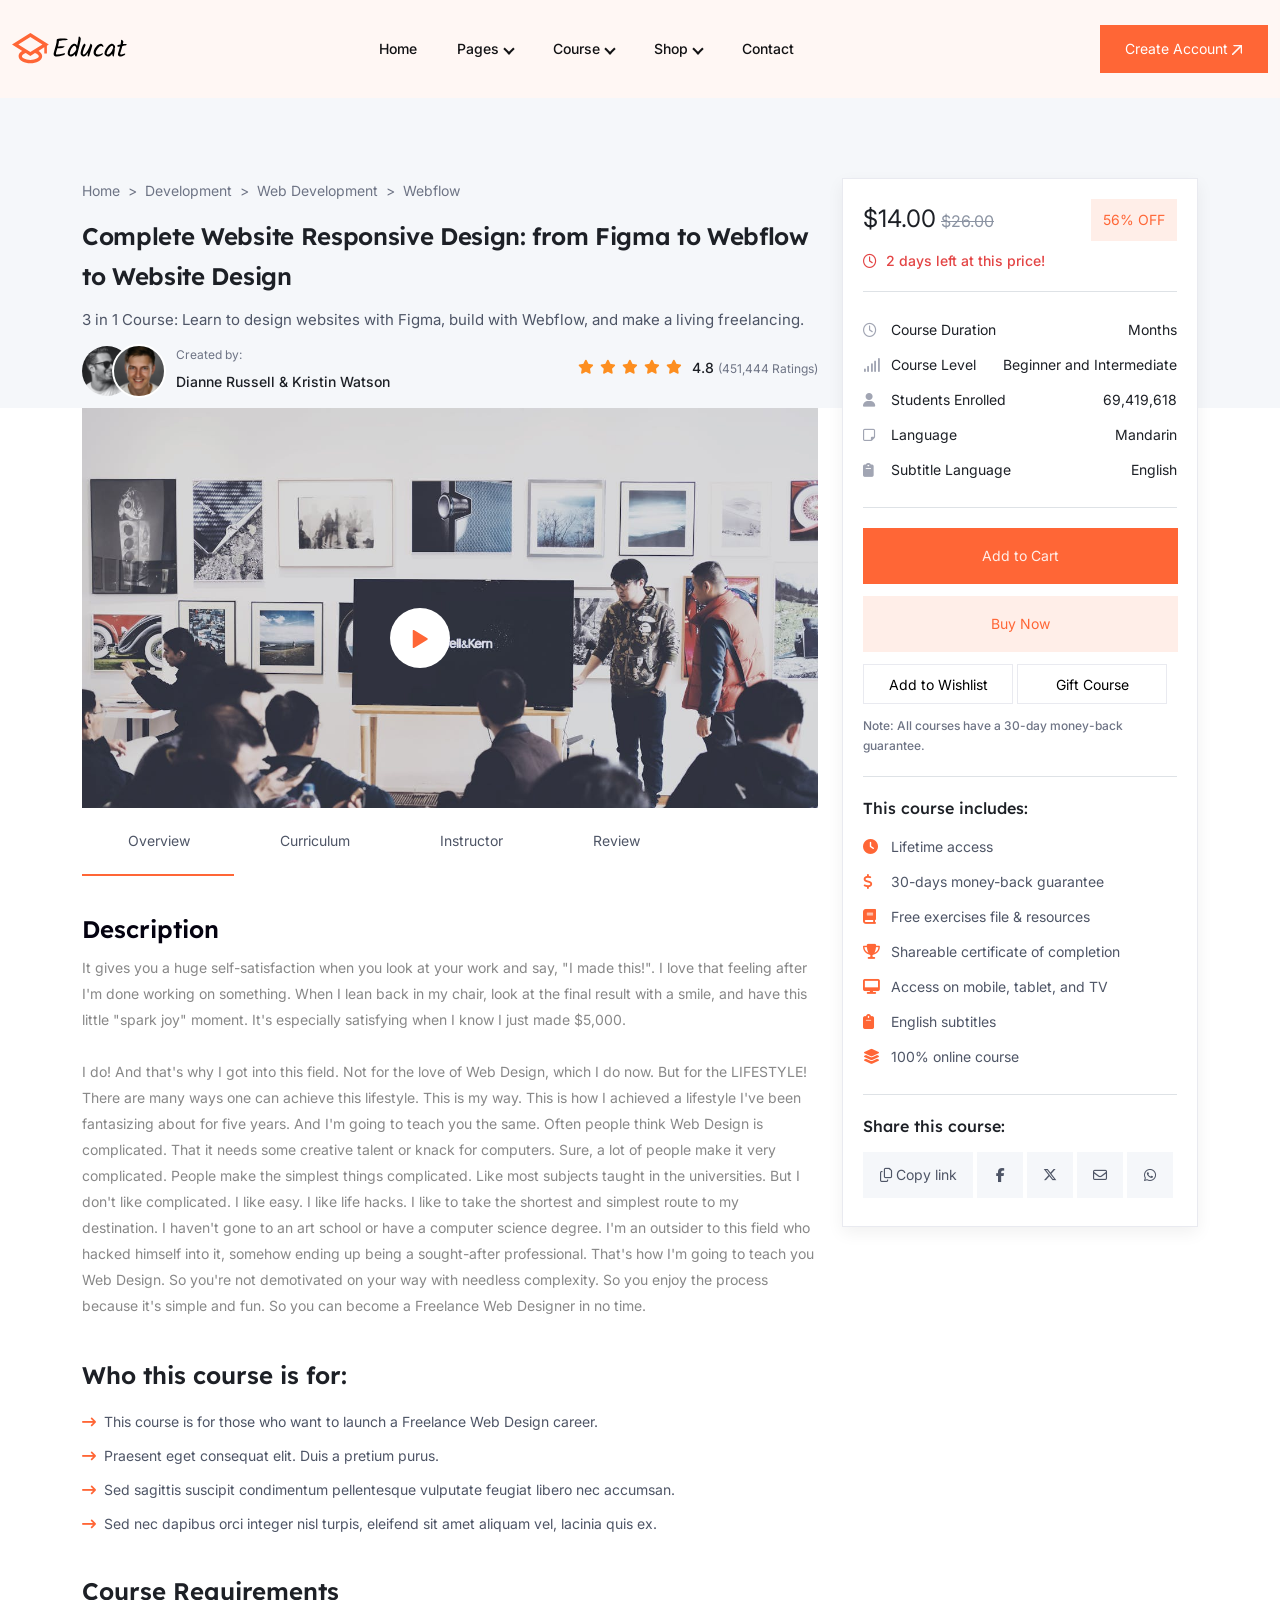
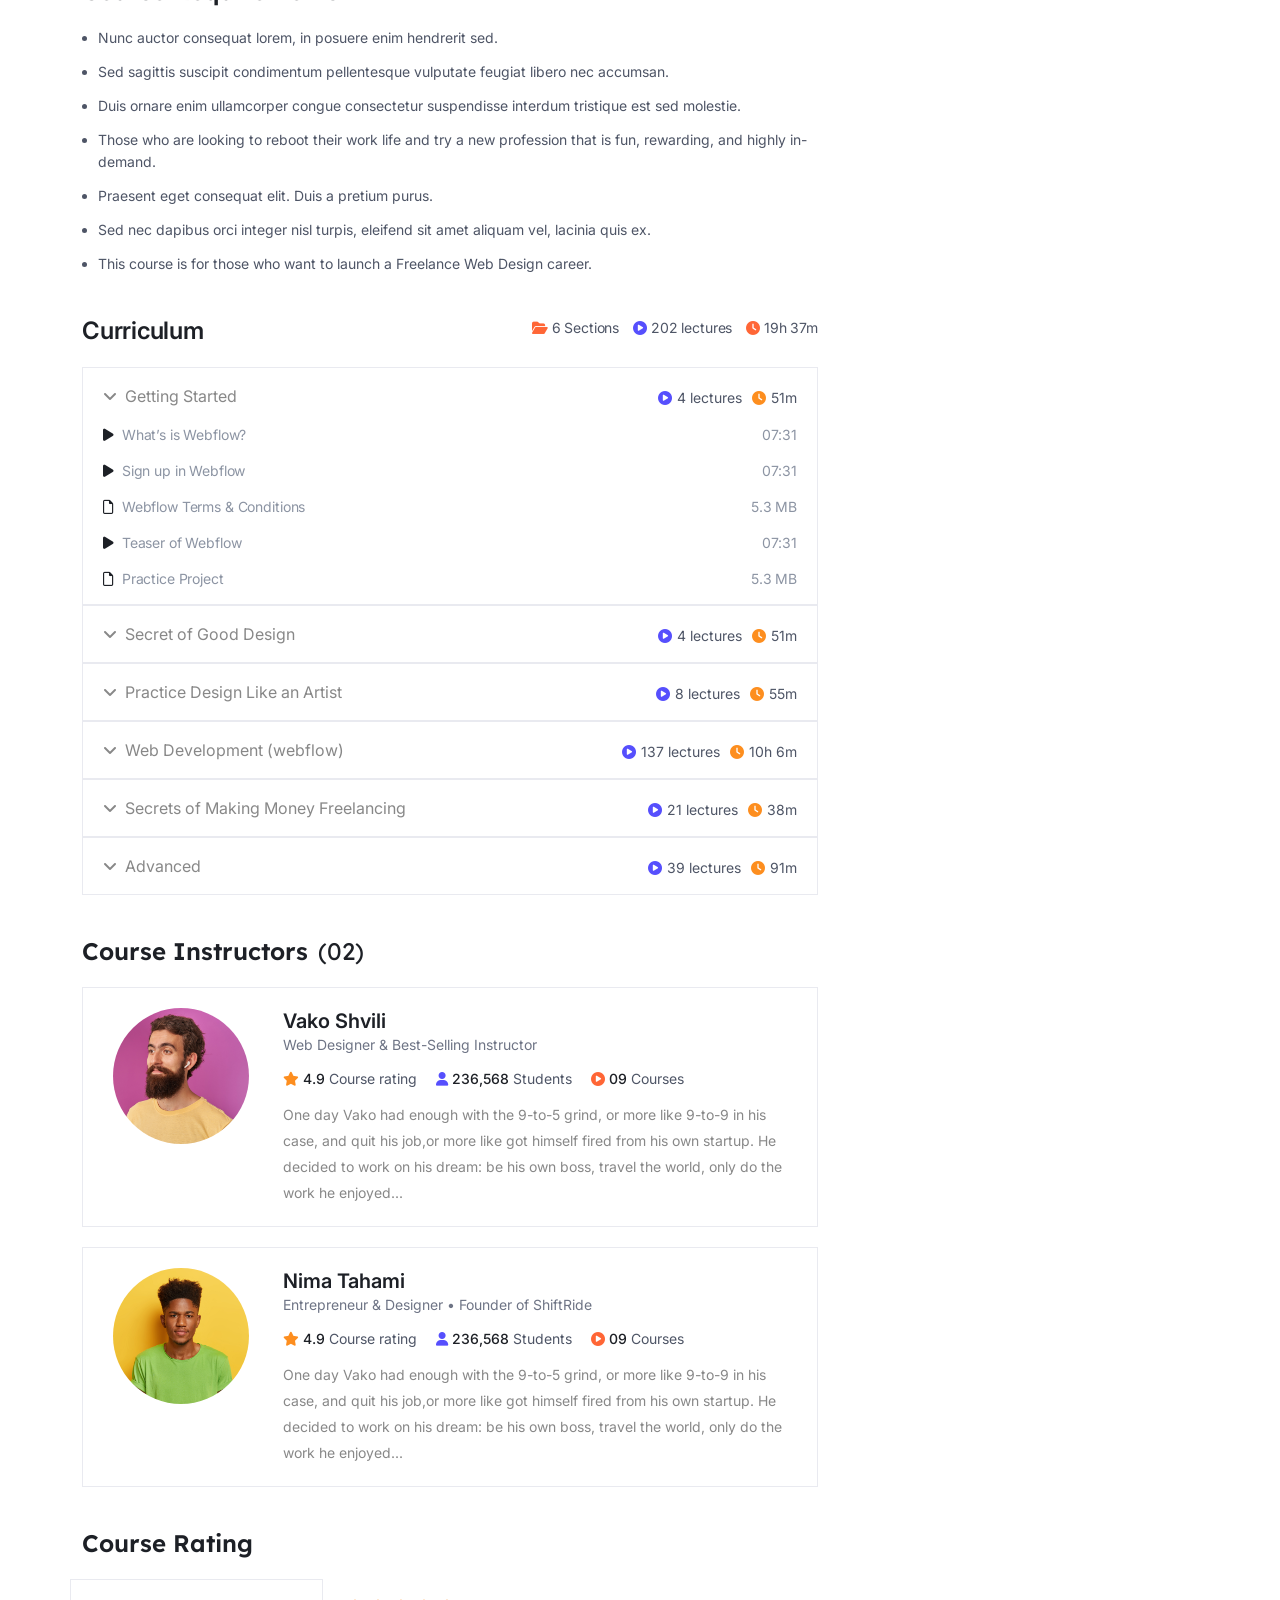
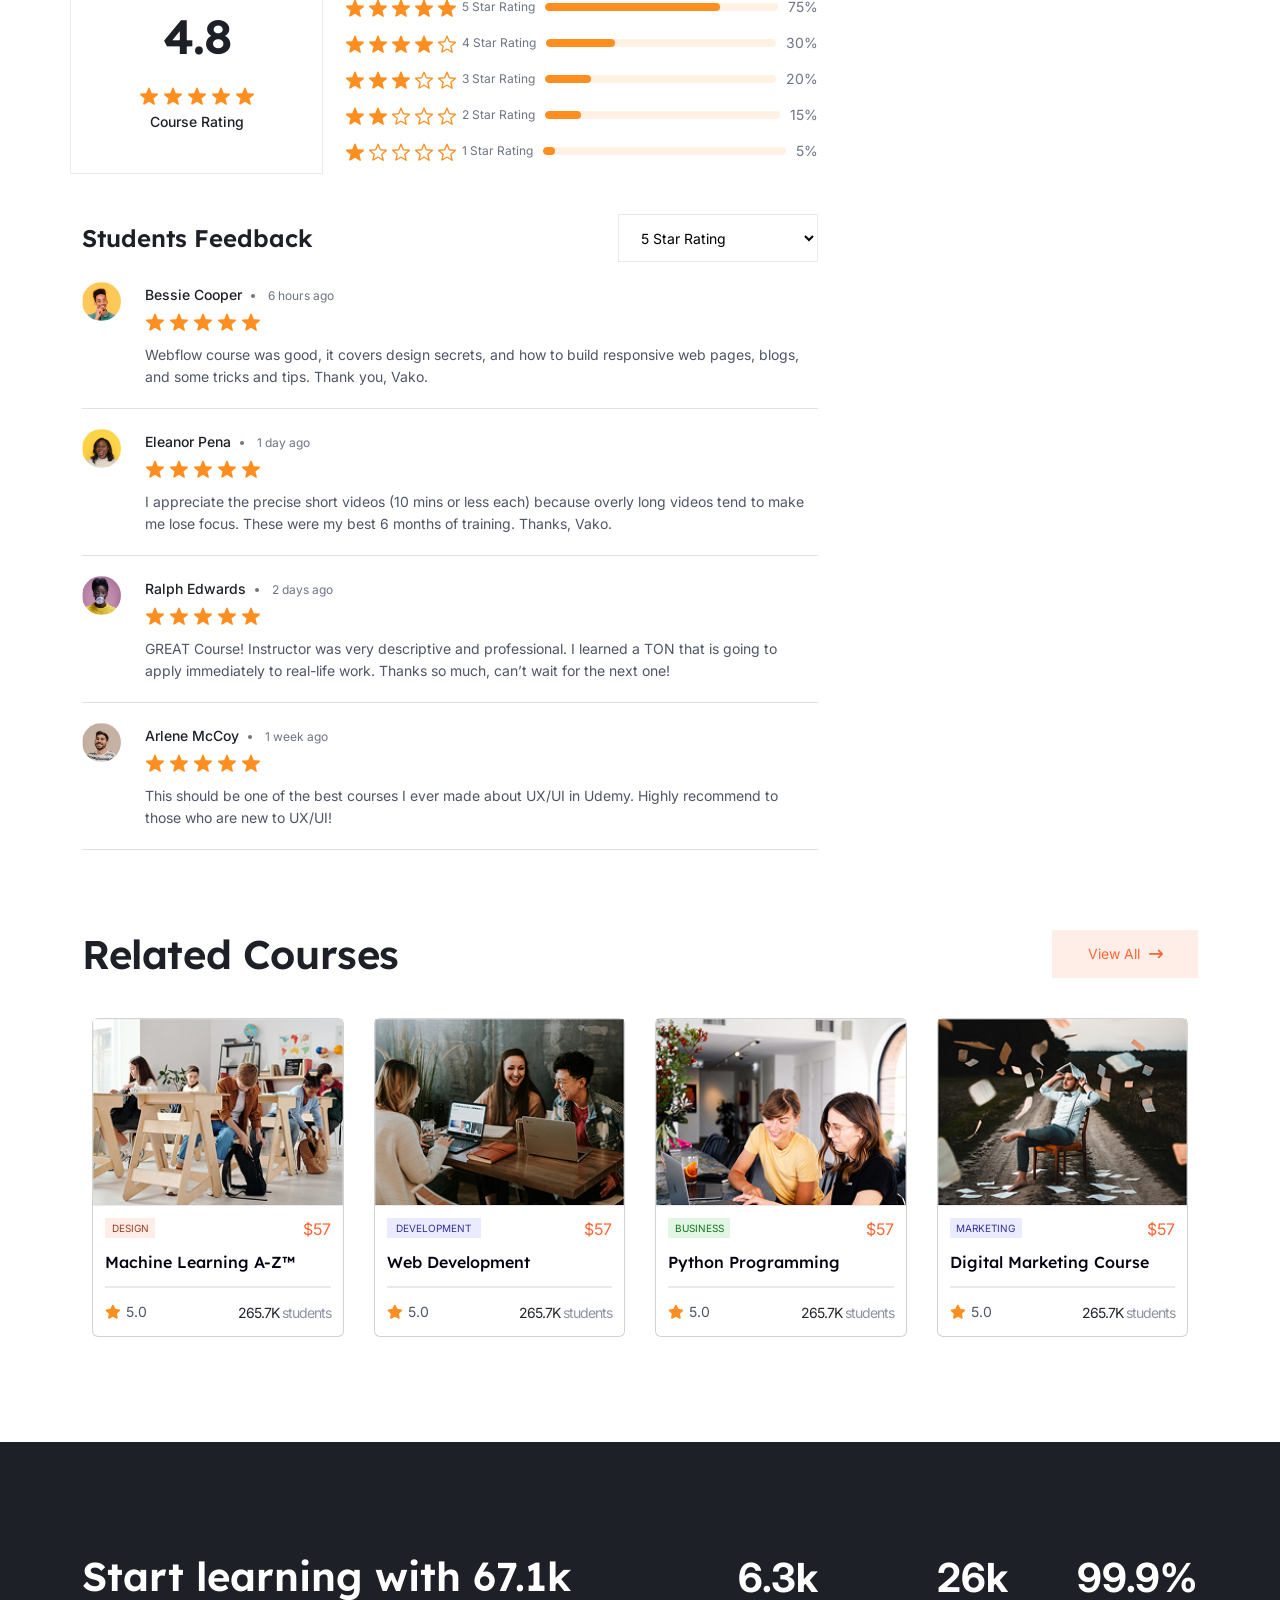
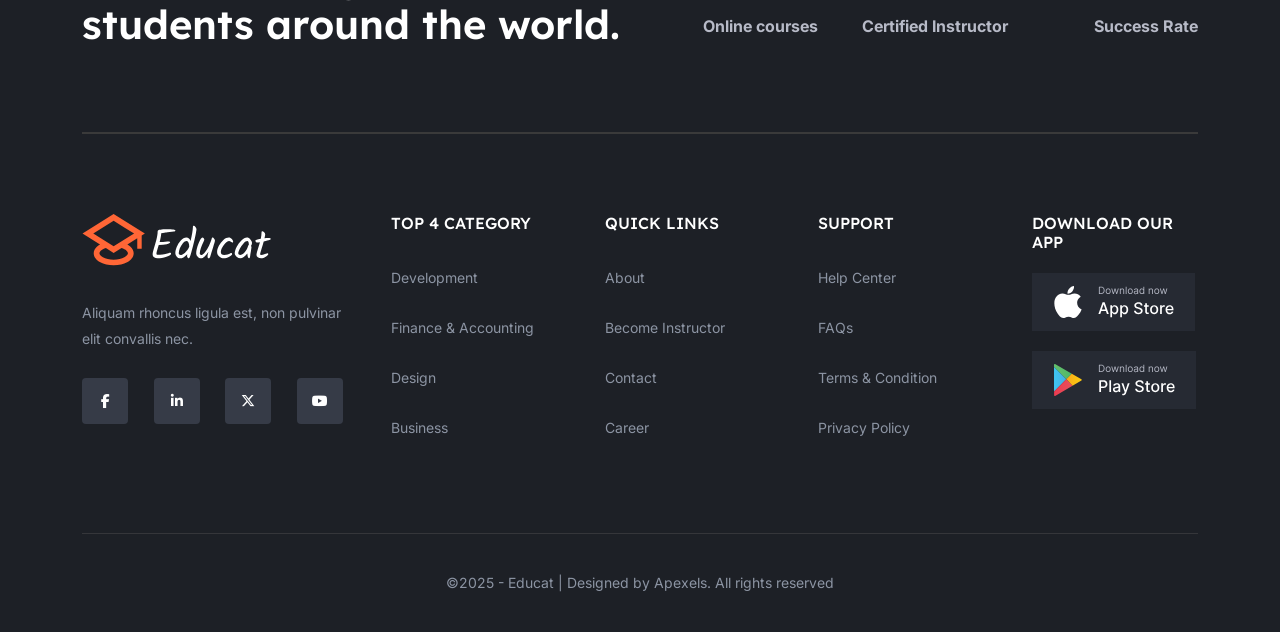
<file: single-course.html>
<!DOCTYPE html>
<html lang="en">
	<head>
		<meta charset="utf-8">
		<meta name="viewport" content="width=device-width, initial-scale=1">
		<title>Educat - Learning Course HTML Website Template</title>
		<link rel="icon" type="image/x-icon" href="img/favicon.png">
		<link rel="stylesheet" href="css/bootstrap.min.css">
		<link rel="stylesheet" href="css/owl.carousel.min.css">
		<link rel="stylesheet" href="css/owl.theme.default.min.css">
		<link rel="stylesheet" href="css/all.min.css">
		<link rel="stylesheet" href="css/themify-icons.css">
		<link rel="stylesheet" href="css/magnific-popup.css">
		<link rel="stylesheet" href="css/responsive.css">
		<link rel="stylesheet" href="css/style.css">
	</head>	
	
	<body>	
		<!-- Start preloader -->
		<div class="preloader">
			<div class="book">
				<svg xmlns="http://www.w3.org/2000/svg" width="80" height="63" viewBox="0 0 80 63" fill="none">
					<path d="M37.0311 61.7608C34.0598 58.2743 29.1 54.5454 24.2966 52.1862C19.4465 49.8037 14.8396 48.4806 9.6091 47.9689C8.57783 47.8689 7.72283 47.7757 7.70916 47.7623C7.69583 47.7623 7.72249 37.0018 7.77583 23.8802L7.86383 0.0233184L8.8161 0.116592C14.6633 0.696224 21.1895 2.90416 26.1274 5.98154C30.383 8.63319 34.7774 12.7279 37.5791 16.6514L38.2841 17.6388V40.3004C38.2841 52.7638 38.2308 62.9594 38.1668 62.9574C38.1001 62.9554 37.5899 62.4164 37.0311 61.7608ZM41.8748 40.2431V17.4869L43.2364 15.6687C44.9749 13.3475 48.4717 9.85041 50.7839 8.12151C56.9649 3.49844 63.6697 0.886103 71.3671 0.0999357L72.3436 0V23.8902V47.781L71.2108 47.8876C60.4927 48.8843 51.2007 53.3035 43.9327 60.86L41.8748 63V40.2431ZM48.5155 61.453C52.7222 57.5088 58.2912 54.3748 63.8853 52.8018C66.8126 51.979 70.6194 51.4047 73.1465 51.4047C74.4714 51.4047 75.2064 51.1182 75.6209 50.438C75.9329 49.925 75.9363 49.7044 75.9369 30.3461L75.9375 10.7705L76.5235 10.8771C76.8455 10.9437 77.7597 11.1969 78.5547 11.4501L80 11.9098V36.3403C80 49.7771 79.9467 60.7708 79.8807 60.7708C79.814 60.7708 78.8481 60.5642 77.7322 60.311C73.3226 59.3183 69.6912 58.9772 64.922 59.1058C59.1372 59.2657 54.6414 60.0719 49.297 61.9174L47.2657 62.6189L48.5155 61.453ZM30.7029 61.8327C28.4834 61.0386 24.8179 60.1025 22.3435 59.6988C18.9789 59.1524 16.6577 59.0072 12.5341 59.0991C8.4369 59.1858 5.95862 59.4722 2.57781 60.2391C1.63247 60.4523 0.665669 60.6721 0.429334 60.7188L0 60.8121L0.000733537 36.3163L0.00153304 11.8198L1.83681 11.2868C2.84614 10.9937 3.75995 10.7205 3.86735 10.6872C4.02268 10.6206 4.06268 14.6114 4.06268 30.2408C4.06268 51.5986 4.01601 50.408 4.92788 51.007C5.24522 51.2135 5.90455 51.3068 7.78743 51.42C15.2705 51.8464 22.3709 54.3575 28.1676 58.6301C29.4176 59.5515 32.4176 62.0819 32.5895 62.3597C32.7095 62.553 32.6295 62.533 30.7034 61.8401L30.7029 61.8327Z" fill="white"/>
				  </svg>
			</div>
		</div>
		<!-- End Preloader -->

		<!-- Start Hamburger area  -->
		<div class="ab-hamburger">
			<div class="ab-hamburger-wrapper">
				<div class="ab-hamburger-header d-flex justify-content-between align-items-center mb-50">
					<div class="ab-hamburger-logo">
					   <a href="index.html"><img src="img/logo.svg" alt=""></a>
					</div>
					<div class="ab-hamburger-close">
					   <button class="ab-hamburger-close-toggle"><i class="fa fa-times"></i></button>
					</div>
				</div>
			 
				<div class="ab-hamburger-menu d-block d-xl-none mb-50">
					<nav></nav>
				</div>
			 
				<div class="ab-hamburger-social mb-50">
					<h3 class="ab-hamburger-sm-title">Follow Me</h3>
					<a href="#"><i class="fab fa-facebook-f"></i></a>
					<a href="#"><i class="fa-brands fa-x-twitter"></i></a>
					<a href="#"><i class="fab fa-linkedin-in"></i></a>
					<a href="#"><i class="fab fa-instagram"></i></a>
				</div>
			</div>
		</div>

		<div class="ab-hamburger-overlay"></div>
		<!-- End Hamburger area  -->

		<!-- START HEADER SECTION-->
		<header class="ab-header-area">
			<div class="ab-site-header ab-style1 ab-sticky-header">
				<div class="container-fluid">
					<div class="row align-items-center">
						<div class="col-xl-2 col-md-2">
							<div class="ab-site-logo">
							   <a href="index.html"><img src="img/logo.svg" alt="Logo"></a>
							</div>
						</div>
						
						<div class="col-xl-7 col-md-7">
							<div class="ab-main-menu d-flex justify-content-center">
								<nav class="ab-nav ab-mobile-menu-active">
									<ul class="ab-nav-list">
										<li class="menu-item-children"><a href="index.html">Home</a></li>
										<li class="menu-item-children"><a href="#">Pages  <i class="arrow down"></i></a>
											<ul class="sub-menu">
												<li><a href="category.html" class="menu_item">Category</a></li>
												<li><a href="student-dashborad.html" class="menu_item">Student Dashboard</a></li>
												<li><a href="student-instructor.html" class="menu_item">Student Instructor</a></li>
												<li><a href="student-messages.html" class="menu_item">Student Messages</a></li>
												<li><a href="signup.html" class="menu_item">Sign Up</a></li>
												<li><a href="signin.html" class="menu_item">Sign In</a></li>
												<li><a href="404.html" class="menu_item">404 Page</a></li>
											</ul>
										</li>
										<li class="menu-item-children"><a href="#">Course  <i class="arrow down"></i></a>
											<ul class="sub-menu">
												<li><a href="single-course.html" class="menu_item">Single Course</a></li>
												<li><a href="course_list.html" class="menu_item">Course List</a></li>
												<li><a href="course_list_filter.html" class="menu_item">Course List Filter</a></li>
												<li><a href="student-course.html" class="menu_item">Student Course</a></li>
											</ul>
										</li>
										<li class="menu-item-children"><a href="#">Shop  <i class="arrow down"></i></a>
											<ul class="sub-menu">
												<li><a href="checkout.html" class="menu_item">Checkout</a></li>
											</ul>
										</li>
										<li><a href="contact.html">Contact</a></li>
									</ul>
								</nav>
							</div>
						</div><!-- END COL -->

						<div class="col-xl-3 col-md-3 text-end">
							<div class="buttons_area">
								<a href="signup.html" class="btn_1">Create Account  <svg xmlns="http://www.w3.org/2000/svg" width="10" height="10" viewBox="0 0 12 12" fill="none">
									<path d="M12 0.514515V9.43267C12 9.56914 11.9459 9.7 11.8494 9.79647C11.7528 9.89294 11.6219 9.94721 11.4856 9.94721C11.3491 9.94721 11.2183 9.89294 11.1217 9.79647C11.0252 9.7 10.971 9.56914 10.971 9.43267V1.75791L0.869497 11.8508C0.77398 11.9463 0.644425 12 0.509332 12C0.374252 12 0.244696 11.9463 0.149179 11.8508C0.0536616 11.7554 0 11.6258 0 11.4907C0 11.3556 0.0536616 11.2261 0.149179 11.1306L10.2421 1.02903H2.56737C2.43092 1.02903 2.30005 0.974819 2.20356 0.878326C2.10707 0.781834 2.05286 0.650973 2.05286 0.514515C2.05286 0.378056 2.10707 0.247196 2.20356 0.150703C2.30005 0.0542101 2.43092 1.21958e-05 2.56737 0H11.4856C11.6219 1.21958e-05 11.7528 0.0542101 11.8494 0.150703C11.9459 0.247196 12 0.378056 12 0.514515Z" fill="white"/>
								  </svg></a>
							</div>
							<div class="ab-main-menu-bars d-block d-xl-none">
								<button class="ab-hamburger-toogle">
									<i class="fa fa-bars"></i>
								</button>
							</div>
						</div>
					</div><!-- END COL -->
				</div><!-- END CONTAINER -->
			</div>
		</header>
		<!-- END HEADER SECTION-->

		
		<div class="bg_F5F7FA"></div>
		<!-- Start breadcrumb Section -->
		<section id="breadcrumb">		
			<div class="container">
				<div class="row">
					<div class="col-lg-8">
						<nav aria-label="breadcrumb">
							<ul class="breadcrumb">
								<li class="breadcrumb_item"><a href="#">Home</a></li>
								<li class="breadcrumb_item"><a href="#">Development</a></li>
								<li class="breadcrumb_item"><a href="#">Web Development</a></li>
								<li class="breadcrumb_item"><a href="#">Webflow</a></li>
							</ul>
						</nav>
						<h2 class="breadcrumb_header">Complete Website Responsive Design: from Figma to Webflow to Website Design</h2>
						<p class="description">3 in 1 Course: Learn to design websites with Figma, build with Webflow, and make a living freelancing.</p>
						
						<div class="creators_section">
							<div class="creators">
								<div class="creators_image">
									<img src="img/creator1.svg" alt="">
									<img class="creator_img_2" src="img/creator2.svg" alt="">
								</div>
								<div class="author">
									<span class="created_by">Created by:</span> <span class="author_name">Dianne Russell & Kristin Watson</span>
								</div>	
							</div>
							<div class="creators_rating">
								<div class="creators_stars">
									<i class="fa-solid fa-star"></i>
									<i class="fa-solid fa-star"></i>
									<i class="fa-solid fa-star"></i>
									<i class="fa-solid fa-star"></i>
									<i class="fa-solid fa-star"></i>
								</div>
								<div class="creators_reviews"> 4.8 <span>(451,444 Ratings)</span></div>
							</div>
						</div>
						<!-- End breadcrumb Section -->
						
						<!-- Start Description Section -->
						<div class="description">		
							<!-- MixItUp Container -->
								<div id="mix-container" class="mix-container">
								  <!-- Video Item -->
								  <div class="mix video video-container">
									<a href="https://www.youtube.com/watch?v=Cn4G2lZ_g2I" class="video-btn video-popup">
										<div class="icon" id="playIcon">
											<svg xmlns="http://www.w3.org/2000/svg" width="16" height="18" viewBox="0 0 16 18" fill="none">
											  <path d="M15.3889 8.35995L1.8911 0.111021C1.77741 0.0415409 1.64726 0.00360271 1.51404 0.00110806C1.38083 -0.00138659 1.24935 0.0316526 1.13314 0.0968271C1.01692 0.162002 0.920173 0.256958 0.852834 0.371929C0.785495 0.486901 0.75 0.617736 0.75 0.750976V17.2488C0.75 17.3821 0.785495 17.5129 0.852834 17.6279C0.920173 17.7429 1.01692 17.8378 1.13314 17.903C1.24935 17.9682 1.38083 18.0012 1.51404 17.9987C1.64726 17.9962 1.77741 17.9583 1.8911 17.8888L15.3889 9.63986C15.4985 9.57287 15.5891 9.47883 15.652 9.36677C15.7148 9.25471 15.7478 9.12839 15.7478 8.99991C15.7478 8.87143 15.7148 8.74511 15.652 8.63305C15.5891 8.52099 15.4985 8.42695 15.3889 8.35995Z" fill="#FF6636"/>
											</svg>
										</div>
									</a>
								  </div>
								</div>
							
							<div class="course_tabs_pane">
								<!-- Tabs Navigation -->								
								<ul class="nav nav-tabs course_tabs_button">
									<li class="nav-item">
										<button class="nav-link active" data-bs-toggle="tab" data-bs-target="#overview">Overview</button>
									</li>
									<li class="nav-item">
										<button class="nav-link" data-bs-toggle="tab" data-bs-target="#curriculum">Curriculum</button>
									</li>
									<li class="nav-item">
										<button class="nav-link" data-bs-toggle="tab" data-bs-target="#instructor">Instructor </button>
									</li>
									<li class="nav-item">
										<button class="nav-link" data-bs-toggle="tab" data-bs-target="#review">Review</button>
									</li>
								</ul>

								<!-- Tabs Content -->
								<div class="tab-content">
									<!-- Description Tab -->
									<div class="tab-pane fade show active" id="overview">
										<div class="description_list margin_tb_40">
											<h3>Description</h3>
											<p>It gives you a huge self-satisfaction when you look at your work and say, "I made this!". I love that feeling after I'm done working on something. When I lean back in my chair, look at the final result with a smile, and have this little "spark joy" moment. It's especially satisfying when I know I just made $5,000.<br><br>

											I do! And that's why I got into this field. Not for the love of Web Design, which I do now. But for the LIFESTYLE! There are many ways one can achieve this lifestyle. This is my way. This is how I achieved a lifestyle I've been fantasizing about for five years. And I'm going to teach you the same. Often people think Web Design is complicated. That it needs some creative talent or knack for computers. Sure, a lot of people make it very complicated. People make the simplest things complicated. Like most subjects taught in the universities. But I don't like complicated. I like easy. I like life hacks. I like to take the shortest and simplest route to my destination. I haven't gone to an art school or have a computer science degree. I'm an outsider to this field who hacked himself into it, somehow ending up being a sought-after professional. That's how I'm going to teach you Web Design. So you're not demotivated on your way with needless complexity. So you enjoy the process because it's simple and fun. So you can become a Freelance Web Designer in no time.</p>
										</div>
										
										<!-- start course selection section -->
										<div class="course_selection margin_tb_40 mt_0">
											<h2>Who this course is for:</h2>
											<ul class="course-list">
												<li><i class="fa-solid fa-arrow-right-long"></i>This course is for those who want to launch a Freelance Web Design career.</li>
												<li><i class="fa-solid fa-arrow-right-long"></i>Praesent eget consequat elit. Duis a pretium purus.</li>
												<li><i class="fa-solid fa-arrow-right-long"></i>Sed sagittis suscipit condimentum pellentesque vulputate feugiat libero nec accumsan.</li>
												<li><i class="fa-solid fa-arrow-right-long"></i>Sed nec dapibus orci integer nisl turpis, eleifend sit amet aliquam vel, lacinia quis ex.</li>
											</ul>
										</div>
										<!-- End course selection section -->
										
										<!-- Start course requirements -->
										<div class="course_requirements margin_tb_40 mt_0">
											<h2>Course Requirements</h2>
											<ul class="course_requirements_list">
												<li>Nunc auctor consequat lorem, in posuere enim hendrerit sed.</li>
												<li>Sed sagittis suscipit condimentum pellentesque vulputate feugiat libero nec accumsan.</li>
												<li>Duis ornare enim ullamcorper congue consectetur suspendisse interdum tristique est sed molestie.</li>
												<li>Those who are looking to reboot their work life and try a new profession that is fun, rewarding, and highly in-demand.</li>
												<li>Praesent eget consequat elit. Duis a pretium purus.</li>
												<li>Sed nec dapibus orci integer nisl turpis, eleifend sit amet aliquam vel, lacinia quis ex.</li>
												<li>This course is for those who want to launch a Freelance Web Design career.</li>
											</ul>
										</div>
										<!-- End course requirements -->
										
										<!--Start curriculum section -->
										<div class="curriculum margin_tb_40 mt_0">
											<div class="curriculum_top">
												<h2>Curriculum</h2>
												<div class="curriculum_meta">
													<span><i class="fa-solid fa-folder-open"></i> 6 Sections</span>
													<span><i class="fa-solid fa-circle-play"></i> 202 lectures</span>
													<span><i class="fa-solid fa-clock"></i> 19h 37m</span>
												</div>
											</div>	
										
											<!-- accordion  -->
											<div class="curriculum_accordion">
												<div class="accordion-item">
													<div class="accordion-header">
													    <button class="accordion-button" type="button" data-bs-toggle="collapse" data-bs-target="#curriculum1" aria-expanded="true" aria-controls="curriculum1">
															<i class="fas fa-angle-down"></i> Getting Started
														</button>
														<div class="lecture-info">
															<span><i class="fa-solid fa-circle-play"></i> 4 lectures</span>
															<span><i class="fa-solid fa-clock"></i> 51m</span>
														</div>
													</div>
													<div id="curriculum1" class="accordion-collapse collapse show" data-bs-parent="#curriculum1">
														<div class="accordion-body">
															<ul class="curriculum_subcategory">
																<li>
																	<span><i class="fa-solid fa-play"></i>What’s is Webflow?</span>
																	<span class="info">07:31</span>
																</li>
																<li>
																	<span><i class="fa-solid fa-play"></i>Sign up in Webflow</span>
																	<span class="info">07:31</span>
																</li>
																<li>
																	<span><i class="fa-regular fa-file"></i>Webflow Terms &amp; Conditions</span>
																	<span class="info">5.3 MB</span>
																</li>
																<li>
																	<span><i class="fa-solid fa-play"></i>Teaser of Webflow</span>
																	<span class="info">07:31</span>
																</li>
																<li>
																	<span><i class="fa-regular fa-file"></i>Practice Project</span>
																	<span class="info">5.3 MB</span>
																</li>
															</ul>		
														</div>
													</div>
												</div>
												<div class="accordion-item">
													<div class="accordion-header">
														<button class="accordion-button collapsed" type="button" data-bs-toggle="collapse" data-bs-target="#curriculum2" aria-expanded="false" aria-controls="curriculum2">
														<i class="fas fa-angle-down"></i>Secret of Good Design</button>
														<div class="lecture-info">
															<span><i class="fa-solid fa-circle-play"></i> 4 lectures</span>
															<span><i class="fa-solid fa-clock"></i> 51m</span>
														</div>
													</div>
													<div id="curriculum2" class="accordion-collapse collapse" data-bs-parent="#curriculum2">
														<div class="accordion-body">
															<ul class="curriculum_subcategory">
																<li>
																	<span><i class="fa-solid fa-play"></i>What’s is Webflow?</span>
																	<span class="info">07:31</span>
																</li>
																<li>
																	<span><i class="fa-solid fa-play"></i>Sign up in Webflow</span>
																	<span class="info">07:31</span>
																</li>
																<li>
																	<span><i class="fa-regular fa-file"></i>Webflow Terms &amp; Conditions</span>
																	<span class="info">5.3 MB</span>
																</li>
																<li>
																	<span><i class="fa-solid fa-play"></i>Teaser of Webflow</span>
																	<span class="info">07:31</span>
																</li>
																<li>
																	<span><i class="fa-regular fa-file"></i>Practice Project</span>
																	<span class="info">5.3 MB</span>
																</li>
															</ul>		
														</div>
													</div>
												</div>
												<div class="accordion-item">
													<div class="accordion-header">
														<button class="accordion-button collapsed" type="button" data-bs-toggle="collapse" data-bs-target="#curriculum3" aria-expanded="false" aria-controls="curriculum3"><i class="fas fa-angle-down"></i> Practice Design Like an Artist</button>
														<div class="lecture-info">
															<span><i class="fa-solid fa-circle-play"></i> 8 lectures</span>
															<span><i class="fa-solid fa-clock"></i> 55m</span>
														</div>
													</div>
													<div id="curriculum3" class="accordion-collapse collapse" data-bs-parent="#curriculum3">
														<div class="accordion-body">
															<ul class="curriculum_subcategory">
																<li>
																	<span><i class="fa-solid fa-play"></i>What’s is Webflow?</span>
																	<span class="info">07:31</span>
																</li>
																<li>
																	<span><i class="fa-solid fa-play"></i>Sign up in Webflow</span>
																	<span class="info">07:31</span>
																</li>
																<li>
																	<span><i class="fa-regular fa-file"></i>Webflow Terms &amp; Conditions</span>
																	<span class="info">5.3 MB</span>
																</li>
																<li>
																	<span><i class="fa-solid fa-play"></i>Teaser of Webflow</span>
																	<span class="info">07:31</span>
																</li>
																<li>
																	<span><i class="fa-regular fa-file"></i>Practice Project</span>
																	<span class="info">5.3 MB</span>
																</li>
															</ul>		
														</div>
													</div>
												</div>												
												<div class="accordion-item">
													<div class="accordion-header">
														<button class="accordion-button collapsed" type="button" data-bs-toggle="collapse" data-bs-target="#curriculum4" aria-expanded="false" aria-controls="curriculum4"><i class="fas fa-angle-down"></i> Web Development (webflow)</button>
														<div class="lecture-info">
															<span><i class="fa-solid fa-circle-play"></i> 137 lectures</span>
															<span><i class="fa-solid fa-clock"></i>10h 6m</span>
														</div>
													</div>
													<div id="curriculum4" class="accordion-collapse collapse" data-bs-parent="#curriculum4">
														<div class="accordion-body">
															<ul class="curriculum_subcategory">
																<li>
																	<span><i class="fa-solid fa-play"></i>What’s is Webflow?</span>
																	<span class="info">07:31</span>
																</li>
																<li>
																	<span><i class="fa-solid fa-play"></i>Sign up in Webflow</span>
																	<span class="info">07:31</span>
																</li>
																<li>
																	<span><i class="fa-regular fa-file"></i>Webflow Terms &amp; Conditions</span>
																	<span class="info">5.3 MB</span>
																</li>
																<li>
																	<span><i class="fa-solid fa-play"></i>Teaser of Webflow</span>
																	<span class="info">07:31</span>
																</li>
																<li>
																	<span><i class="fa-regular fa-file"></i>Practice Project</span>
																	<span class="info">5.3 MB</span>
																</li>
															</ul>		
														</div>
													</div>
												</div>												
												<div class="accordion-item">
													<div class="accordion-header">
														<button class="accordion-button collapsed" type="button" data-bs-toggle="collapse" data-bs-target="#curriculum5" aria-expanded="false" aria-controls="curriculum5"><i class="fas fa-angle-down"></i> Secrets of Making Money Freelancing</button>
														<div class="lecture-info">
															<span><i class="fa-solid fa-circle-play"></i> 21 lectures</span>
															<span><i class="fa-solid fa-clock"></i> 38m</span>
														</div>
													</div>
													<div id="curriculum5" class="accordion-collapse collapse" data-bs-parent="#curriculum5">
														<div class="accordion-body">
															<ul class="curriculum_subcategory">
																<li>
																	<span><i class="fa-solid fa-play"></i>What’s is Webflow?</span>
																	<span class="info">07:31</span>
																</li>
																<li>
																	<span><i class="fa-solid fa-play"></i>Sign up in Webflow</span>
																	<span class="info">07:31</span>
																</li>
																<li>
																	<span><i class="fa-regular fa-file"></i>Webflow Terms &amp; Conditions</span>
																	<span class="info">5.3 MB</span>
																</li>
																<li>
																	<span><i class="fa-solid fa-play"></i>Teaser of Webflow</span>
																	<span class="info">07:31</span>
																</li>
																<li>
																	<span><i class="fa-regular fa-file"></i>Practice Project</span>
																	<span class="info">5.3 MB</span>
																</li>
															</ul>		
														</div>
													</div>
												</div>												
												<div class="accordion-item">
													<div class="accordion-header">
														<button class="accordion-button collapsed" type="button" data-bs-toggle="collapse" data-bs-target="#curriculum6" aria-expanded="false" aria-controls="curriculum6"><i class="fas fa-angle-down"></i> Advanced</button>
														<div class="lecture-info">
															<span><i class="fa-solid fa-circle-play"></i> 39 lectures</span>
															<span><i class="fa-solid fa-clock"></i> 91m</span>
														</div>
													</div>
													<div id="curriculum6" class="accordion-collapse collapse" data-bs-parent="#curriculum6">
														<div class="accordion-body">
															<ul class="curriculum_subcategory">
																<li>
																	<span><i class="fa-solid fa-play"></i>What’s is Webflow?</span>
																	<span class="info">07:31</span>
																</li>
																<li>
																	<span><i class="fa-solid fa-play"></i>Sign up in Webflow</span>
																	<span class="info">07:31</span>
																</li>
																<li>
																	<span><i class="fa-regular fa-file"></i>Webflow Terms &amp; Conditions</span>
																	<span class="info">5.3 MB</span>
																</li>
																<li>
																	<span><i class="fa-solid fa-play"></i>Teaser of Webflow</span>
																	<span class="info">07:31</span>
																</li>
																<li>
																	<span><i class="fa-regular fa-file"></i>Practice Project</span>
																	<span class="info">5.3 MB</span>
																</li>
															</ul>		
														</div>
													</div>
												</div>																								
											</div> <!--end first div sccordion-->
										</div>
										<!-- End curriculum section -->
										
										<!-- Start course instructors section -->
										<div class="course_instructors margin_tb_40 mt_0">
											<h2>Course Instructors<span>(02)</span></h2>											
											<div class="instructor-card mtb_20">
												<div class="row">
													<div class="col-lg-3 instructor_card_image">
														<img src="img/instactor1.svg" alt="">
													</div>
													<div class="col-lg-9 instructor_details">
														<div class="instructor_details_all">
															<span class="instructor-name">Vako Shvili</span>
															<span class="instructor-role">Web Designer & Best-Selling Instructor</span>
														</div>
														
														<div class="course_instructors_stats">
															<ul class="stats_all">
																<li><i class="fa-solid fa-star"></i><span> 4.9</span> Course rating</li>
																<li><i class="fa-solid fa-user"></i><span> 236,568</span> Students</li>
																<li><i class="fa-solid fa-circle-play"></i><span> 09</span> Courses</li>
															</ul>
														</div>
														<p>One day Vako had enough with the 9-to-5 grind, or more like 9-to-9 in his case, and quit his job,or more like got himself fired from his own startup. He decided to work on his dream: be his own boss, travel the world, only do the work he enjoyed...</p>
													</div>
												</div>
											</div>
											<div class="instructor-card">
												<div class="row">
													<div class="col-lg-3 instructor_card_image">
														<img src="img/instactor2.svg" alt="">
													</div>
													<div class="col-lg-9 instructor_details">
														<div class="instructor_details_all">
															<span class="instructor-name">Nima Tahami</span>
															<span class="instructor-role">Entrepreneur & Designer • Founder of ShiftRide</span>
														</div>
														
														<div class="course_instructors_stats">
															<ul class="stats_all">
																<li><i class="fa-solid fa-star"></i><span> 4.9</span> Course rating</li>
																<li><i class="fa-solid fa-user"></i><span> 236,568</span> Students</li>
																<li><i class="fa-solid fa-circle-play"></i><span> 09</span> Courses</li>
															</ul>
														</div>
														<p>One day Vako had enough with the 9-to-5 grind, or more like 9-to-9 in his case, and quit his job,or more like got himself fired from his own startup. He decided to work on his dream: be his own boss, travel the world, only do the work he enjoyed...</p>
													</div>
												</div>
											</div>
										</div>
										<!-- End course instructors section -->
										
										<!-- Start course rating section -->
										<div class="course_rating_container margin_tb_40 mt_0">	
											<h2>Course Rating</h2>
											<!-- Overall Rating -->
											<div class="row">
												<div class="col-lg-4 overall_rating">
													<h3>4.8</h3>
													<div class="stars">
														<img src="img/fullstar.svg" alt="">
														<img src="img/fullstar.svg" alt="">
														<img src="img/fullstar.svg" alt="">
														<img src="img/fullstar.svg" alt="">
														<img src="img/fullstar.svg" alt="">
													</div>
													<p>Course Rating</p>
												</div>											
												<!-- Rating Breakdown -->
												<div class="col-lg-8 rating_breakdown">
													<!-- 5 Star Rating -->											
													<ul class="rating-list">
														<!-- 5 Star Rating -->
														<li class="rating-item">
															<div class="stars">
																<img src="img/fullstar.svg" alt="">
																<img src="img/fullstar.svg" alt="">
																<img src="img/fullstar.svg" alt="">
																<img src="img/fullstar.svg" alt="">
																<img src="img/fullstar.svg" alt="">
															</div>
															<span>5 Star Rating</span>
															<div class="progress">
																<div class="progress-bar" style="width: 75%;"></div>
															</div>
															<div class="percentage">75%</div>
														</li>
														<!-- 4 Star Rating -->
														<li class="rating-item">
															<div class="stars">
																<img src="img/fullstar.svg" alt="">
																<img src="img/fullstar.svg" alt="">
																<img src="img/fullstar.svg" alt="">
																<img src="img/fullstar.svg" alt="">
																<img src="img/borderstar.svg" alt="">
															</div>
															<span>4 Star Rating</span>
															<div class="progress">
																<div class="progress-bar" style="width: 30%;"></div>
															</div>
															<div class="percentage">30%</div>
														</li>
														<!-- 3 Star Rating -->
														<li class="rating-item">
															<div class="stars">
																<img src="img/fullstar.svg" alt="">
																<img src="img/fullstar.svg" alt="">
																<img src="img/fullstar.svg" alt="">
																<img src="img/borderstar.svg" alt="">
																<img src="img/borderstar.svg" alt="">
															</div>
															<span>3 Star Rating</span>
															<div class="progress">
																<div class="progress-bar" style="width: 20%;"></div>
															</div>
															<div class="percentage">20%</div>
														</li>
														<!-- 2 Star Rating -->
														<li class="rating-item">
															<div class="stars">
																<img src="img/fullstar.svg" alt="">
																<img src="img/fullstar.svg" alt="">
																<img src="img/borderstar.svg" alt="">
																<img src="img/borderstar.svg" alt="">
																<img src="img/borderstar.svg" alt="">
															</div>
															<span>2 Star Rating</span>
															<div class="progress">
																<div class="progress-bar" style="width: 15%;"></div>
															</div>
															<div class="percentage">15%</div>
														</li>
														<!-- 1 Star Rating -->
														<li class="rating-item">
															<div class="stars">
																<img src="img/fullstar.svg" alt="">
																<img src="img/borderstar.svg" alt="">
																<img src="img/borderstar.svg" alt="">
																<img src="img/borderstar.svg" alt="">
																<img src="img/borderstar.svg" alt="">
															</div>
															<span>1 Star Rating</span>
															<div class="progress">
																<div class="progress-bar" style="width: 5%;"></div>
															</div>
															<div class="percentage">5%</div>
														</li>
													</ul>													
												</div>
											</div>	
										</div>
										<!-- End course rating section -->
										
										<!-- Start Student Feedback section -->
										<div class="student_feedback">
											<div class="student_feedback_header">
												<h2>Students Feedback</h2>
												<select class="student_feedback_Dropdown">
													<option>5 Star Rating</option>
													<option>4 Star Rating</option>
													<option>3 Star Rating</option>													
											    </select>
											</div>

											<div class="feedback border-bottom ptb_20">
												<div class="row">
													<div class="col-lg-1 feedback_image">
														<img src="img/feedback2.svg" alt="">
													</div>				
													
													<div class="col-lg-11 ins_feedback_header">
														<ul class="ins_details">
															<li class="name">Bessie Cooper</li>
															<li class="time">6 hours ago</li>
														</ul>
														<div class="stars">
															<img src="img/fullstar.svg" alt="">
															<img src="img/fullstar.svg" alt="">
															<img src="img/fullstar.svg" alt="">
															<img src="img/fullstar.svg" alt="">
															<img src="img/fullstar.svg" alt="">
														</div>
														<p class="comment">Webflow course was good, it covers design secrets, and how to build responsive web pages, blogs, and some tricks and tips. Thank you, Vako.</p>
													</div>													
												</div>
											</div>
											
											<div class="feedback border-bottom ptb_20">
												<div class="row">
													<div class="col-lg-1 feedback_image">
														<img src="img/feedback3.svg" alt="">
													</div>				
													
													<div class="col-lg-11 ins_feedback_header">
														<ul class="ins_details">
															<li class="name">Eleanor Pena</li>
															<li class="time">1 day ago</li>
														</ul>
														<div class="stars">
															<img src="img/fullstar.svg" alt="">
															<img src="img/fullstar.svg" alt="">
															<img src="img/fullstar.svg" alt="">
															<img src="img/fullstar.svg" alt="">
															<img src="img/fullstar.svg" alt="">
														</div>
														<p class="comment">I appreciate the precise short videos (10 mins or less each) because overly long videos tend to make me lose focus. These were my best 6 months of training. Thanks, Vako.</p>
													</div>													
												</div>
											</div>
											
											<div class="feedback border-bottom ptb_20">
												<div class="row">
													<div class="col-lg-1 feedback_image">
														<img src="img/feedback4.svg" alt="">
													</div>				
													
													<div class="col-lg-11 ins_feedback_header">
														<ul class="ins_details">
															<li class="name">Ralph Edwards</li>
															<li class="time">2 days ago</li>
														</ul>
														<div class="stars">
															<img src="img/fullstar.svg" alt="">
															<img src="img/fullstar.svg" alt="">
															<img src="img/fullstar.svg" alt="">
															<img src="img/fullstar.svg" alt="">
															<img src="img/fullstar.svg" alt="">
														</div>
														<p class="comment">GREAT Course! Instructor was very descriptive and professional. I learned a TON that is going to apply immediately to real-life work. Thanks so much, can’t wait for the next one!</p>
													</div>													
												</div>
											</div>
											
											<div class="feedback border-bottom ptb_20">
												<div class="row">
													<div class="col-lg-1 feedback_image">
														<img src="img/feedback5.svg" alt="">
													</div>				
													
													<div class="col-lg-11 ins_feedback_header">
														<ul class="ins_details">
															<li class="name">Arlene McCoy</li>
															<li class="time">1 week ago</li>
														</ul>
														<div class="stars">
															<img src="img/fullstar.svg" alt="">
															<img src="img/fullstar.svg" alt="">
															<img src="img/fullstar.svg" alt="">
															<img src="img/fullstar.svg" alt="">
															<img src="img/fullstar.svg" alt="">
														</div>
														<p class="comment">This should be one of the best courses I ever made about UX/UI in Udemy. Highly recommend to those who are new to UX/UI!</p>
													</div>													
												</div>
											</div>
										</div>
										<!-- End Student Feedback section -->
									</div>


									<!-- Lecture Notes Tab -->
									<div class="tab-pane fade" id="curriculum">
										<!--Start curriculum section -->
										<div class="curriculum margin_tb_40 mt_0">
											<div class="curriculum_top">
												<h2>Curriculum</h2>
												<div class="curriculum_meta">
													<span><i class="fa-solid fa-folder-open"></i> 6 Sections</span>
													<span><i class="fa-solid fa-circle-play"></i> 202 lectures</span>
													<span><i class="fa-solid fa-clock"></i> 19h 37m</span>
												</div>
											</div>	
										
											<!-- accordion  -->
											<div class="curriculum_accordion">
												<div class="accordion-item">
													<div class="accordion-header">
													    <button class="accordion-button" type="button" data-bs-toggle="collapse" data-bs-target="#lectureOne" aria-expanded="true" aria-controls="lectureOne">
															<i class="fas fa-angle-down"></i> Getting Started
														</button>
														<div class="lecture-info">
															<span><i class="fa-solid fa-circle-play"></i> 4 lectures</span>
															<span><i class="fa-solid fa-clock"></i> 51m</span>
														</div>
													</div>
													<div id="lectureOne" class="accordion-collapse collapse show" data-bs-parent="#lectureOne">
														<div class="accordion-body">
															<ul class="curriculum_subcategory">
																<li>
																	<span><i class="fa-solid fa-play"></i>What’s is Webflow?</span>
																	<span class="info">07:31</span>
																</li>
																<li>
																	<span><i class="fa-solid fa-play"></i>Sign up in Webflow</span>
																	<span class="info">07:31</span>
																</li>
																<li>
																	<span><i class="fa-regular fa-file"></i>Webflow Terms &amp; Conditions</span>
																	<span class="info">5.3 MB</span>
																</li>
																<li>
																	<span><i class="fa-solid fa-play"></i>Teaser of Webflow</span>
																	<span class="info">07:31</span>
																</li>
																<li>
																	<span><i class="fa-regular fa-file"></i>Practice Project</span>
																	<span class="info">5.3 MB</span>
																</li>
															</ul>		
														</div>
													</div>
												</div>
												<div class="accordion-item">
													<div class="accordion-header">
														<button class="accordion-button collapsed" type="button" data-bs-toggle="collapse" data-bs-target="#lectureTwo" aria-expanded="false" aria-controls="lectureTwo">
														<i class="fas fa-angle-down"></i>Secret of Good Design</button>
														<div class="lecture-info">
															<span><i class="fa-solid fa-circle-play"></i> 4 lectures</span>
															<span><i class="fa-solid fa-clock"></i> 51m</span>
														</div>
													</div>
													<div id="lectureTwo" class="accordion-collapse collapse" data-bs-parent="#lectureTwo">
														<div class="accordion-body">
															<ul class="curriculum_subcategory">
																<li>
																	<span><i class="fa-solid fa-play"></i>What’s is Webflow?</span>
																	<span class="info">07:31</span>
																</li>
																<li>
																	<span><i class="fa-solid fa-play"></i>Sign up in Webflow</span>
																	<span class="info">07:31</span>
																</li>
																<li>
																	<span><i class="fa-regular fa-file"></i>Webflow Terms &amp; Conditions</span>
																	<span class="info">5.3 MB</span>
																</li>
																<li>
																	<span><i class="fa-solid fa-play"></i>Teaser of Webflow</span>
																	<span class="info">07:31</span>
																</li>
																<li>
																	<span><i class="fa-regular fa-file"></i>Practice Project</span>
																	<span class="info">5.3 MB</span>
																</li>
															</ul>		
														</div>
													</div>
												</div>
												<div class="accordion-item">
													<div class="accordion-header">
														<button class="accordion-button collapsed" type="button" data-bs-toggle="collapse" data-bs-target="#lectureThree" aria-expanded="false" aria-controls="lectureThree"><i class="fas fa-angle-down"></i> Practice Design Like an Artist</button>
														<div class="lecture-info">
															<span><i class="fa-solid fa-circle-play"></i> 8 lectures</span>
															<span><i class="fa-solid fa-clock"></i> 55m</span>
														</div>
													</div>
													<div id="lectureThree" class="accordion-collapse collapse" data-bs-parent="#lectureThree">
														<div class="accordion-body">
															<ul class="curriculum_subcategory">
																<li>
																	<span><i class="fa-solid fa-play"></i>What’s is Webflow?</span>
																	<span class="info">07:31</span>
																</li>
																<li>
																	<span><i class="fa-solid fa-play"></i>Sign up in Webflow</span>
																	<span class="info">07:31</span>
																</li>
																<li>
																	<span><i class="fa-regular fa-file"></i>Webflow Terms &amp; Conditions</span>
																	<span class="info">5.3 MB</span>
																</li>
																<li>
																	<span><i class="fa-solid fa-play"></i>Teaser of Webflow</span>
																	<span class="info">07:31</span>
																</li>
																<li>
																	<span><i class="fa-regular fa-file"></i>Practice Project</span>
																	<span class="info">5.3 MB</span>
																</li>
															</ul>		
														</div>
													</div>
												</div>												
												<div class="accordion-item">
													<div class="accordion-header">
														<button class="accordion-button collapsed" type="button" data-bs-toggle="collapse" data-bs-target="#lecturefour" aria-expanded="false" aria-controls="lecturefour"><i class="fas fa-angle-down"></i> Web Development (webflow)</button>
														<div class="lecture-info">
															<span><i class="fa-solid fa-circle-play"></i> 137 lectures</span>
															<span><i class="fa-solid fa-clock"></i>10h 6m</span>
														</div>
													</div>
													<div id="lecturefour" class="accordion-collapse collapse" data-bs-parent="#lecturefour">
														<div class="accordion-body">
															<ul class="curriculum_subcategory">
																<li>
																	<span><i class="fa-solid fa-play"></i>What’s is Webflow?</span>
																	<span class="info">07:31</span>
																</li>
																<li>
																	<span><i class="fa-solid fa-play"></i>Sign up in Webflow</span>
																	<span class="info">07:31</span>
																</li>
																<li>
																	<span><i class="fa-regular fa-file"></i>Webflow Terms &amp; Conditions</span>
																	<span class="info">5.3 MB</span>
																</li>
																<li>
																	<span><i class="fa-solid fa-play"></i>Teaser of Webflow</span>
																	<span class="info">07:31</span>
																</li>
																<li>
																	<span><i class="fa-regular fa-file"></i>Practice Project</span>
																	<span class="info">5.3 MB</span>
																</li>
															</ul>		
														</div>
													</div>
												</div>												
												<div class="accordion-item">
													<div class="accordion-header">
														<button class="accordion-button collapsed" type="button" data-bs-toggle="collapse" data-bs-target="#lecturefive" aria-expanded="false" aria-controls="lecturefive"><i class="fas fa-angle-down"></i> Secrets of Making Money Freelancing</button>
														<div class="lecture-info">
															<span><i class="fa-solid fa-circle-play"></i> 21 lectures</span>
															<span><i class="fa-solid fa-clock"></i> 38m</span>
														</div>
													</div>
													<div id="lecturefive" class="accordion-collapse collapse" data-bs-parent="#lecturefive">
														<div class="accordion-body">
															<ul class="curriculum_subcategory">
																<li>
																	<span><i class="fa-solid fa-play"></i>What’s is Webflow?</span>
																	<span class="info">07:31</span>
																</li>
																<li>
																	<span><i class="fa-solid fa-play"></i>Sign up in Webflow</span>
																	<span class="info">07:31</span>
																</li>
																<li>
																	<span><i class="fa-regular fa-file"></i>Webflow Terms &amp; Conditions</span>
																	<span class="info">5.3 MB</span>
																</li>
																<li>
																	<span><i class="fa-solid fa-play"></i>Teaser of Webflow</span>
																	<span class="info">07:31</span>
																</li>
																<li>
																	<span><i class="fa-regular fa-file"></i>Practice Project</span>
																	<span class="info">5.3 MB</span>
																</li>
															</ul>		
														</div>
													</div>
												</div>												
												<div class="accordion-item">
													<div class="accordion-header">
														<button class="accordion-button collapsed" type="button" data-bs-toggle="collapse" data-bs-target="#lecturesix" aria-expanded="false" aria-controls="lecturesix"><i class="fas fa-angle-down"></i> Advanced</button>
														<div class="lecture-info">
															<span><i class="fa-solid fa-circle-play"></i> 39 lectures</span>
															<span><i class="fa-solid fa-clock"></i> 91m</span>
														</div>
													</div>
													<div id="lecturesix" class="accordion-collapse collapse" data-bs-parent="#lecturesix">
														<div class="accordion-body">
															<ul class="curriculum_subcategory">
																<li>
																	<span><i class="fa-solid fa-play"></i>What’s is Webflow?</span>
																	<span class="info">07:31</span>
																</li>
																<li>
																	<span><i class="fa-solid fa-play"></i>Sign up in Webflow</span>
																	<span class="info">07:31</span>
																</li>
																<li>
																	<span><i class="fa-regular fa-file"></i>Webflow Terms &amp; Conditions</span>
																	<span class="info">5.3 MB</span>
																</li>
																<li>
																	<span><i class="fa-solid fa-play"></i>Teaser of Webflow</span>
																	<span class="info">07:31</span>
																</li>
																<li>
																	<span><i class="fa-regular fa-file"></i>Practice Project</span>
																	<span class="info">5.3 MB</span>
																</li>
															</ul>		
														</div>
													</div>
												</div>																								
											</div> <!--end first div sccordion-->
										</div>
										<!-- End curriculum section -->																				
									</div>

									<!-- Attach File Tab -->
									<div class="tab-pane fade" id="instructor">
										<!-- Start course instructors section -->
										<div class="course_instructors margin_tb_40 mt_0">
											<h2>Course Instructors<span>(02)</span></h2>											
											<div class="instructor-card mtb_20">
												<div class="row">
													<div class="col-lg-3 instructor_card_image">
														<img src="img/instactor1.svg" alt="">
													</div>
													<div class="col-lg-9 instructor_details">
														<div class="instructor_details_all">
															<span class="instructor-name">Vako Shvili</span>
															<span class="instructor-role">Web Designer & Best-Selling Instructor</span>
														</div>
														
														<div class="course_instructors_stats">
															<ul class="stats_all">
																<li><i class="fa-solid fa-star"></i><span> 4.9</span> Course rating</li>
																<li><i class="fa-solid fa-user"></i><span> 236,568</span> Students</li>
																<li><i class="fa-solid fa-circle-play"></i><span> 09</span> Courses</li>
															</ul>
														</div>
														<p>One day Vako had enough with the 9-to-5 grind, or more like 9-to-9 in his case, and quit his job,or more like got himself fired from his own startup. He decided to work on his dream: be his own boss, travel the world, only do the work he enjoyed...<a href="#0" class="read-more">READ MORE</a></p>
													</div>
												</div>
											</div>
											<div class="instructor-card">
												<div class="row">
													<div class="col-lg-3 instructor_card_image">
														<img src="img/instactor2.svg" alt="">
													</div>
													<div class="col-lg-9 instructor_details">
														<div class="instructor_details_all">
															<span class="instructor-name">Nima Tahami</span>
															<span class="instructor-role">Entrepreneur & Designer • Founder of ShiftRide</span>
														</div>
														
														<div class="course_instructors_stats">
															<ul class="stats_all">
																<li><i class="fa-solid fa-star"></i><span> 4.9</span> Course rating</li>
																<li><i class="fa-solid fa-user"></i><span> 236,568</span> Students</li>
																<li><i class="fa-solid fa-circle-play"></i><span> 09</span> Courses</li>
															</ul>
														</div>
														<p>One day Vako had enough with the 9-to-5 grind, or more like 9-to-9 in his case, and quit his job,or more like got himself fired from his own startup. He decided to work on his dream: be his own boss, travel the world, only do the work he enjoyed...<a href="#0" class="read-more">READ MORE</a></p>
													</div>
												</div>
											</div>
										</div>
										<!-- End course instructors section -->
									</div>

									<!-- Comments Tab -->
									<div class="tab-pane fade" id="review">
										<!-- Start course rating section -->
										<div class="course_rating_container margin_tb_40 mt_0">	
											<h2>Course Rating</h2>
											<!-- Overall Rating -->
											<div class="row">
												<div class="col-lg-4 overall_rating">
													<h3>4.8</h3>
													<div class="stars">
														<img src="img/fullstar.svg" alt="">
														<img src="img/fullstar.svg" alt="">
														<img src="img/fullstar.svg" alt="">
														<img src="img/fullstar.svg" alt="">
														<img src="img/fullstar.svg" alt="">
													</div>
													<p>Course Rating</p>
												</div>											
												<!-- Rating Breakdown -->
												<div class="col-lg-8 rating_breakdown">
													<!-- 5 Star Rating -->											
													<ul class="rating-list">
														<!-- 5 Star Rating -->
														<li class="rating-item">
															<div class="stars">
																<img src="img/fullstar.svg" alt="">
																<img src="img/fullstar.svg" alt="">
																<img src="img/fullstar.svg" alt="">
																<img src="img/fullstar.svg" alt="">
																<img src="img/fullstar.svg" alt="">
															</div>
															<span>5 Star Rating</span>
															<div class="progress">
																<div class="progress-bar" style="width: 75%;"></div>
															</div>
															<div class="percentage">75%</div>
														</li>
														<!-- 4 Star Rating -->
														<li class="rating-item">
															<div class="stars">
																<img src="img/fullstar.svg" alt="">
																<img src="img/fullstar.svg" alt="">
																<img src="img/fullstar.svg" alt="">
																<img src="img/fullstar.svg" alt="">
																<img src="img/borderstar.svg" alt="">
															</div>
															<span>4 Star Rating</span>
															<div class="progress">
																<div class="progress-bar" style="width: 30%;"></div>
															</div>
															<div class="percentage">30%</div>
														</li>
														<!-- 3 Star Rating -->
														<li class="rating-item">
															<div class="stars">
																<img src="img/fullstar.svg" alt="">
																<img src="img/fullstar.svg" alt="">
																<img src="img/fullstar.svg" alt="">
																<img src="img/borderstar.svg" alt="">
																<img src="img/borderstar.svg" alt="">
															</div>
															<span>3 Star Rating</span>
															<div class="progress">
																<div class="progress-bar" style="width: 20%;"></div>
															</div>
															<div class="percentage">20%</div>
														</li>
														<!-- 2 Star Rating -->
														<li class="rating-item">
															<div class="stars">
																<img src="img/fullstar.svg" alt="">
																<img src="img/fullstar.svg" alt="">
																<img src="img/borderstar.svg" alt="">
																<img src="img/borderstar.svg" alt="">
																<img src="img/borderstar.svg" alt="">
															</div>
															<span>2 Star Rating</span>
															<div class="progress">
																<div class="progress-bar" style="width: 15%;"></div>
															</div>
															<div class="percentage">15%</div>
														</li>
														<!-- 1 Star Rating -->
														<li class="rating-item">
															<div class="stars">
																<img src="img/fullstar.svg" alt="">
																<img src="img/borderstar.svg" alt="">
																<img src="img/borderstar.svg" alt="">
																<img src="img/borderstar.svg" alt="">
																<img src="img/borderstar.svg" alt="">
															</div>
															<span>1 Star Rating</span>
															<div class="progress">
																<div class="progress-bar" style="width: 5%;"></div>
															</div>
															<div class="percentage">5%</div>
														</li>
													</ul>												
												</div>
											</div>	
										</div>
										<!-- End course rating section -->
										
										<!-- Start Student Feedback section -->
										<div class="student_feedback">
											<div class="student_feedback_header">
												<h2>Students Feedback</h2>
												<select class="student_feedback_Dropdown">
													<option>5 Star Rating</option>
													<option>4 Star Rating</option>
													<option>3 Star Rating</option>													
											    </select>
											</div>
											
											<div class="feedback border-bottom ptb_20">
												<div class="row">
													<div class="col-lg-1 feedback_image">
														<img src="img/feedback2.svg" alt="">
													</div>				
													
													<div class="col-lg-11 ins_feedback_header">
														<ul class="ins_details">
															<li class="name">Bessie Cooper</li>
															<li class="time">6 hours ago</li>
														</ul>
														<div class="stars">
															<img src="img/fullstar.svg" alt="">
															<img src="img/fullstar.svg" alt="">
															<img src="img/fullstar.svg" alt="">
															<img src="img/fullstar.svg" alt="">
															<img src="img/fullstar.svg" alt="">
														</div>
														<p class="comment">Webflow course was good, it covers design secrets, and how to build responsive web pages, blogs, and some tricks and tips. Thank you, Vako.</p>
													</div>													
												</div>
											</div>
											
											<div class="feedback border-bottom ptb_20">
												<div class="row">
													<div class="col-lg-1 feedback_image">
														<img src="img/feedback3.svg" alt="">
													</div>				
													
													<div class="col-lg-11 ins_feedback_header">
														<ul class="ins_details">
															<li class="name">Eleanor Pena</li>
															<li class="time">1 day ago</li>
														</ul>
														<div class="stars">
															<img src="img/fullstar.svg" alt="">
															<img src="img/fullstar.svg" alt="">
															<img src="img/fullstar.svg" alt="">
															<img src="img/fullstar.svg" alt="">
															<img src="img/fullstar.svg" alt="">
														</div>
														<p class="comment">I appreciate the precise short videos (10 mins or less each) because overly long videos tend to make me lose focus. These were my best 6 months of training. Thanks, Vako.</p>
													</div>													
												</div>
											</div>
											
											<div class="feedback border-bottom ptb_20">
												<div class="row">
													<div class="col-lg-1 feedback_image">
														<img src="img/feedback4.svg" alt="">
													</div>				
													
													<div class="col-lg-11 ins_feedback_header">
														<ul class="ins_details">
															<li class="name">Ralph Edwards</li>
															<li class="time">2 days ago</li>
														</ul>
														<div class="stars">
															<img src="img/fullstar.svg" alt="">
															<img src="img/fullstar.svg" alt="">
															<img src="img/fullstar.svg" alt="">
															<img src="img/fullstar.svg" alt="">
															<img src="img/fullstar.svg" alt="">
														</div>
														<p class="comment">GREAT Course! Instructor was very descriptive and professional. I learned a TON that is going to apply immediately to real-life work. Thanks so much, can’t wait for the next one!</p>
													</div>													
												</div>
											</div>
											
											<div class="feedback border-bottom ptb_20">
												<div class="row">
													<div class="col-lg-1 feedback_image">
														<img src="img/feedback5.svg" alt="">
													</div>				
													
													<div class="col-lg-11 ins_feedback_header">
														<ul class="ins_details">
															<li class="name">Arlene McCoy</li>
															<li class="time">1 week ago</li>
														</ul>
														<div class="stars">
															<img src="img/fullstar.svg" alt="">
															<img src="img/fullstar.svg" alt="">
															<img src="img/fullstar.svg" alt="">
															<img src="img/fullstar.svg" alt="">
															<img src="img/fullstar.svg" alt="">
														</div>
														<p class="comment">This should be one of the best courses I ever made about UX/UI in Udemy. Highly recommend to those who are new to UX/UI!</p>
													</div>													
												</div>
											</div>
										</div>
										<!-- End Student Feedback section -->
									</div>
								</div>
							</div>
						</div>
					</div><!-- End collumn -->
										
					<!-- Start discount section -->
					<div class="col-lg-4">
						<div class="discount_section">
							<div class="course-card">
								<div class="discount_top border-bottom ptb_20">
									<div class="discount_top_all">
										<div class="discount_span">
											<span class="price">$14.00<del>$26.00</del></span>
										</div>
										<div class="discount_off">
											<span>56% OFF</span>
										</div>
									</div>
									<p class="time_left"><i class="fa-regular fa-clock"></i> 2 days left at this price!</p>
								</div>
								
								<div class="discount_details border-bottom ptb_20">
									<ul class="details_list">
										<li class="details_item">
											<span><i class="fa-regular fa-clock"></i> Course Duration</span><span> Months</span>
										</li>
										<li class="details_item">
											<span><i class="fa-solid fa-signal"></i> Course Level</span><span>Beginner and Intermediate</span>
										</li>
										<li class="details_item">
											<span><i class="fa-solid fa-user"></i> Students Enrolled</span><span> 69,419,618</span>
										</li>
										<li class="details_item">
											<span><i class="fa-regular fa-note-sticky"></i> Language</span><span> Mandarin</span>
										</li>
										<li class="details_item">
											<span><i class="fa-solid fa-clipboard"></i> Subtitle Language</span><span> English</span>
										</li>
									</ul>		
								</div>

								<div class="all_buttons border-bottom ptb_20">
									<button class="add_cart">Add to Cart</button>
									<button class="buy_now">Buy Now</button>
									<button class="right_button_list">Add to Wishlist</button>
									<button class="right_button_list">Gift Course</button>
									<p>Note: All courses have a 30-day money-back guarantee.</p>
								</div>

								<div class="course_includes border-bottom ptb_20">
									<h2>This course includes:</h2>
									<ul class="course_includes_lists">
										<li><i class="fa-solid fa-clock"></i> Lifetime access</li>
										<li><i class="fa-solid fa-dollar-sign"></i> 30-days money-back guarantee</li>
										<li><i class="fa-solid fa-book"></i> Free exercises file & resources</li>
										<li><i class="fa-solid fa-trophy"></i> Shareable certificate of completion</li>
										<li><i class="fa-solid fa-desktop"></i> Access on mobile, tablet, and TV</li>
										<li><i class="fa-solid fa-clipboard"></i> English subtitles</li>
										<li><i class="fa-solid fa-layer-group"></i> 100% online course</li>
									</ul>
								</div>

								<div class="course_share ptb_20">
									<h4>Share this course:</h4>
									<ul class="course_share_lists">
										<li><a href="#0" class="copy_link"><i class="fa-regular fa-copy"></i> Copy link</a></li>
										<li><a href="#"><i class="fa-brands fa-facebook-f"></i></a></li>
										<li><a href="#"><i class="fa-brands fa-x-twitter"></i></a></li>
										<li><a href="#"><i class="fa-regular fa-envelope"></i></a></li>
										<li><a href="#"><i class="fa-brands fa-whatsapp"></i></a></li>
									</ul>
								</div>
							</div> <!-- course-card end-->														
						</div>
					</div>
				</div>
			</div>
		</section>
		<!-- End Description Section -->
		
		<!-- Start Best selling courses section -->
		<div id="best_selling_course" class="section_padding pt_0">
			<div class="container">
				<div class="related_courses_top">
					<h2>Related Courses</h2>
					<button class="courses_btn">View All <i class="fa-solid fa-arrow-right-long"></i></button> 
				</div>
				
				<div id="course_slider" class="owl-carousel owl-theme">	
					<div class="single_slider">
						<div class="pricing_course card">
						  <div class="img_arrow_section">
							<img src="img/Course_Images.jpg" alt="Course Image">
							<a href="#"><i class="ti-arrow-top-right"></i></a>
						  </div>
						  <div class="course-info">							
							<span class="intro bg_1">DESIGN</span>
							<span class="price">$57</span>
							<a href="#"><h5>Machine Learning A-Z™</h5></a>
							<div class="rating">
							  <span><i class="fa-solid fa-star"></i>5.0</span>
							  <p>265.7K <span>students</span></p>
							</div>
						  </div>
						</div>
					</div>

					<div class="single_slider">
						<div class="pricing_course card">
						  <div class="img_arrow_section">
							<img src="img/Course_Images_1.jpg" alt="Course Image">
							<a href="#"><i class="ti-arrow-top-right"></i></a>
						  </div>
						  <div class="course-info">
							<span class="intro bg_2">DEVELOPMENT</span>
							<span class="price">$57</span>
							<a href="#"><h5>Web Development</h5></a>
							<div class="rating">
							  <span><i class="fa-solid fa-star"></i>5.0</span>
							  <p>265.7K <span>students</span></p>
							</div>
						  </div>
						</div>
					</div>

					<div class="single_slider">
						<div class="pricing_course card">
						  <div class="img_arrow_section">
							<img src="img/Course_Images_2.jpg" alt="Course Image">
							<a href="#"><i class="ti-arrow-top-right"></i></a>
						  </div>
						  <div class="course-info">
							<span class="intro bg_3">BUSINESS</span>
							<span class="price">$57</span>
							<a href="#"><h5>Python Programming</h5></a>
							<div class="rating">
							  <span><i class="fa-solid fa-star"></i>5.0</span>
							  <p>265.7K <span>students</span></p>
							</div>
						  </div>
						</div>
					</div>

					<div class="single_slider">
						<div class="pricing_course card">
						  <div class="img_arrow_section">
							<img src="img/Course_Images_3.jpg" alt="Course Image">
							<a href="#"><i class="ti-arrow-top-right"></i></a>
						  </div>
						  <div class="course-info">
							<span class="intro bg_4">MARKETING</span>
							<span class="price">$57</span>
							<a href="#"><h5>Digital Marketing Course</h5></a>
							<div class="rating">
							  <span><i class="fa-solid fa-star"></i>5.0</span>
							  <p>265.7K <span>students</span></p>
							</div>
						  </div>
						</div>
					</div>

					<!-- Add more slides here -->
				</div>
			</div>
		</div>
		<!-- end Best selling courses section -->


		
		<!-- start footer section -->
		<section id="footer_section">
			<div class="footer">
				<div class="container">
					<div class="row footer_top">
						<div class="col-lg-6 col-md-12 col-sm-12">
							<div class="footer_text_top">
								<h1>Start learning with 67.1k students around the world.</h1>
							</div>
						</div>
						
						<div class="col-lg-6 col-md-12 col-sm-12">
							<div class="footer_stats">
								<div class="row">
									<div class="col-lg-4 col-md-4 col-sm-6">6.3k <span>Online courses</span></div>
									<div class="col-lg-4 col-md-4 col-sm-6">26k <span>Certified Instructor</span></div>
									<div class="col-lg-4 col-md-4 col-sm-6">99.9% <span>Success Rate</span></div>
								</div>
							</div>
						</div>
					</div>

					<div class="border_1"></div>

					<div class="row footer_middle section_padding">
						<div class="col-lg-3 col-md-6 col-sm-12 brand">
							<img src="img/LOGO3.svg" alt="">
							<p>Aliquam rhoncus ligula est, non pulvinar elit convallis nec.</p>
							
							<div class="social-icons">
								<a href="#"><i class="fa-brands fa-facebook-f"></i></a>
								<a href="#"><i class="fa-brands fa-linkedin-in"></i></a>
								<a href="#"><i class="fa-brands fa-x-twitter"></i></a>
								<a href="#"><i class="fa-brands fa-youtube"></i></a>	
							</div>
						</div>
						<div class="col-lg-2 col-md-6 col-sm-12">
							<div class="list_item">
								<h3>TOP 4 CATEGORY</h3>
								<ul>
									<li><a href="#">Development</a></li>
									<li><a href="#">Finance & Accounting</a></li>
									<li><a href="#">Design</a></li>
									<li><a href="#">Business</a></li>
								</ul>
							</div>
						</div>
						<div class="col-lg-2 col-md-6 col-sm-12 list_item">
							<h3>QUICK LINKS</h3>
							<ul>
								<li><a href="#">About</a></li>
								<li><a href="#">Become Instructor</a></li>
								<li><a href="#">Contact</a></li>
								<li><a href="#">Career</a></li>
							</ul>
						</div>
						<div class="col-lg-2 col-md-6 col-sm-12 list_item">
							<h3>SUPPORT</h3>
							<ul>
								<li><a href="#">Help Center</a></li>
								<li><a href="#">FAQs</a></li>
								<li><a href="#">Terms & Condition</a></li>
								<li><a href="#">Privacy Policy</a></li>
							</ul>
						</div>
						<div class="col-lg-2 col-md-6 col-sm-12 list_item">
							<h3>DOWNLOAD OUR APP</h3>
							<div class="icons_button">
								<a href="#"><img src="img/footer/app.svg" alt=""></a>
								<a href="#"><img src="img/footer/play.svg" alt=""></a>
							</div>
						</div>
					</div>
					
					<div class="footer-bottom">
						<a href="#"><p>©2025 - Educat | Designed by <span>Apexels</span>. All rights reserved</p></a>
					</div>	
				</div>
			</div>
		</section>
		<!-- end footer section -->
		
		
		<!-- Letest All JQuery Plugins -->
		<script src="js/jquery.min.js"></script>
		<script src="js/viewport.jquery.js"></script>
		<script src="js/bootstrap.min.js"></script>
		<script src="js/jquery.nice-select.min.js"></script>
		<script src="js/popper.min.js"></script>	
		<script src="js/owl.carousel.min.js"></script>
		<script src="js/jquery.meanmenu.min.js"></script>
		<script src="js/jquery.magnific-popup.min.js"></script>
		<script src="js/marquee.min.js"></script>
		<script src="js/main.js"></script>
	</body>
</html>
</file>
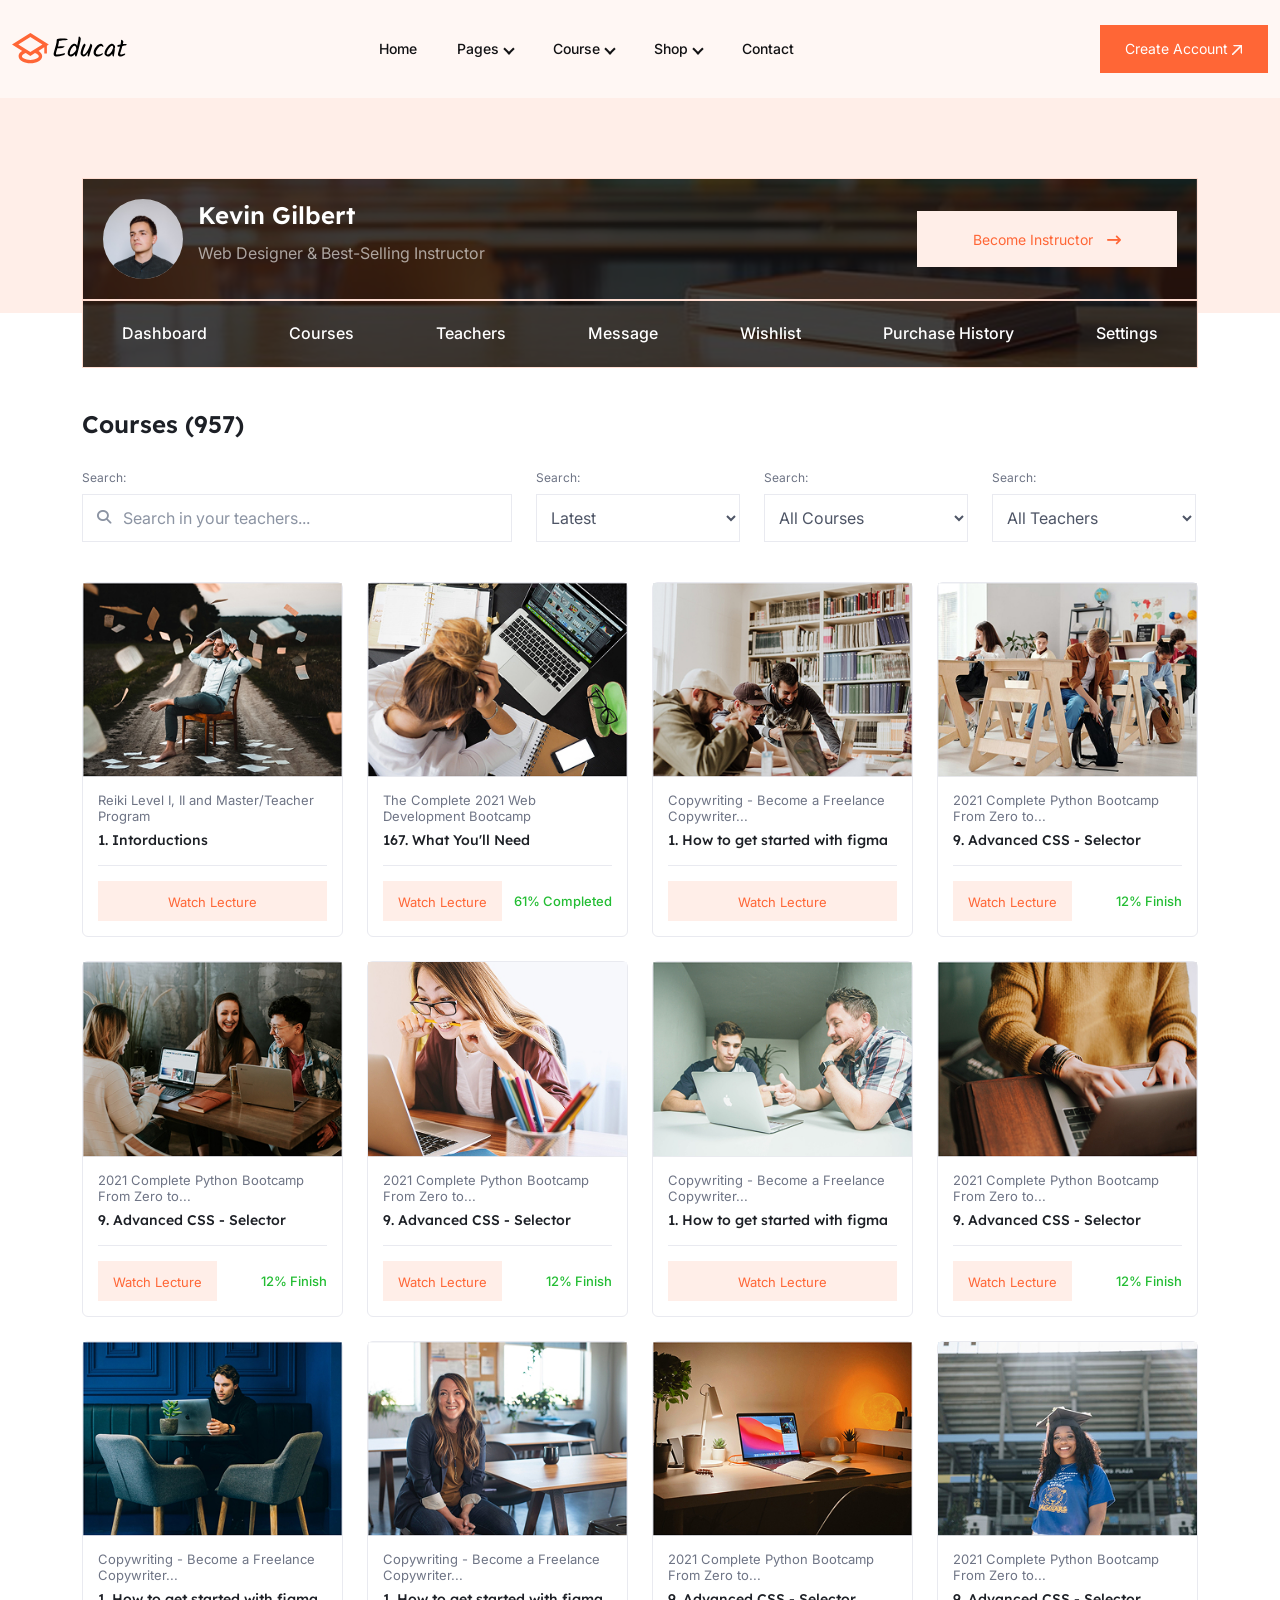
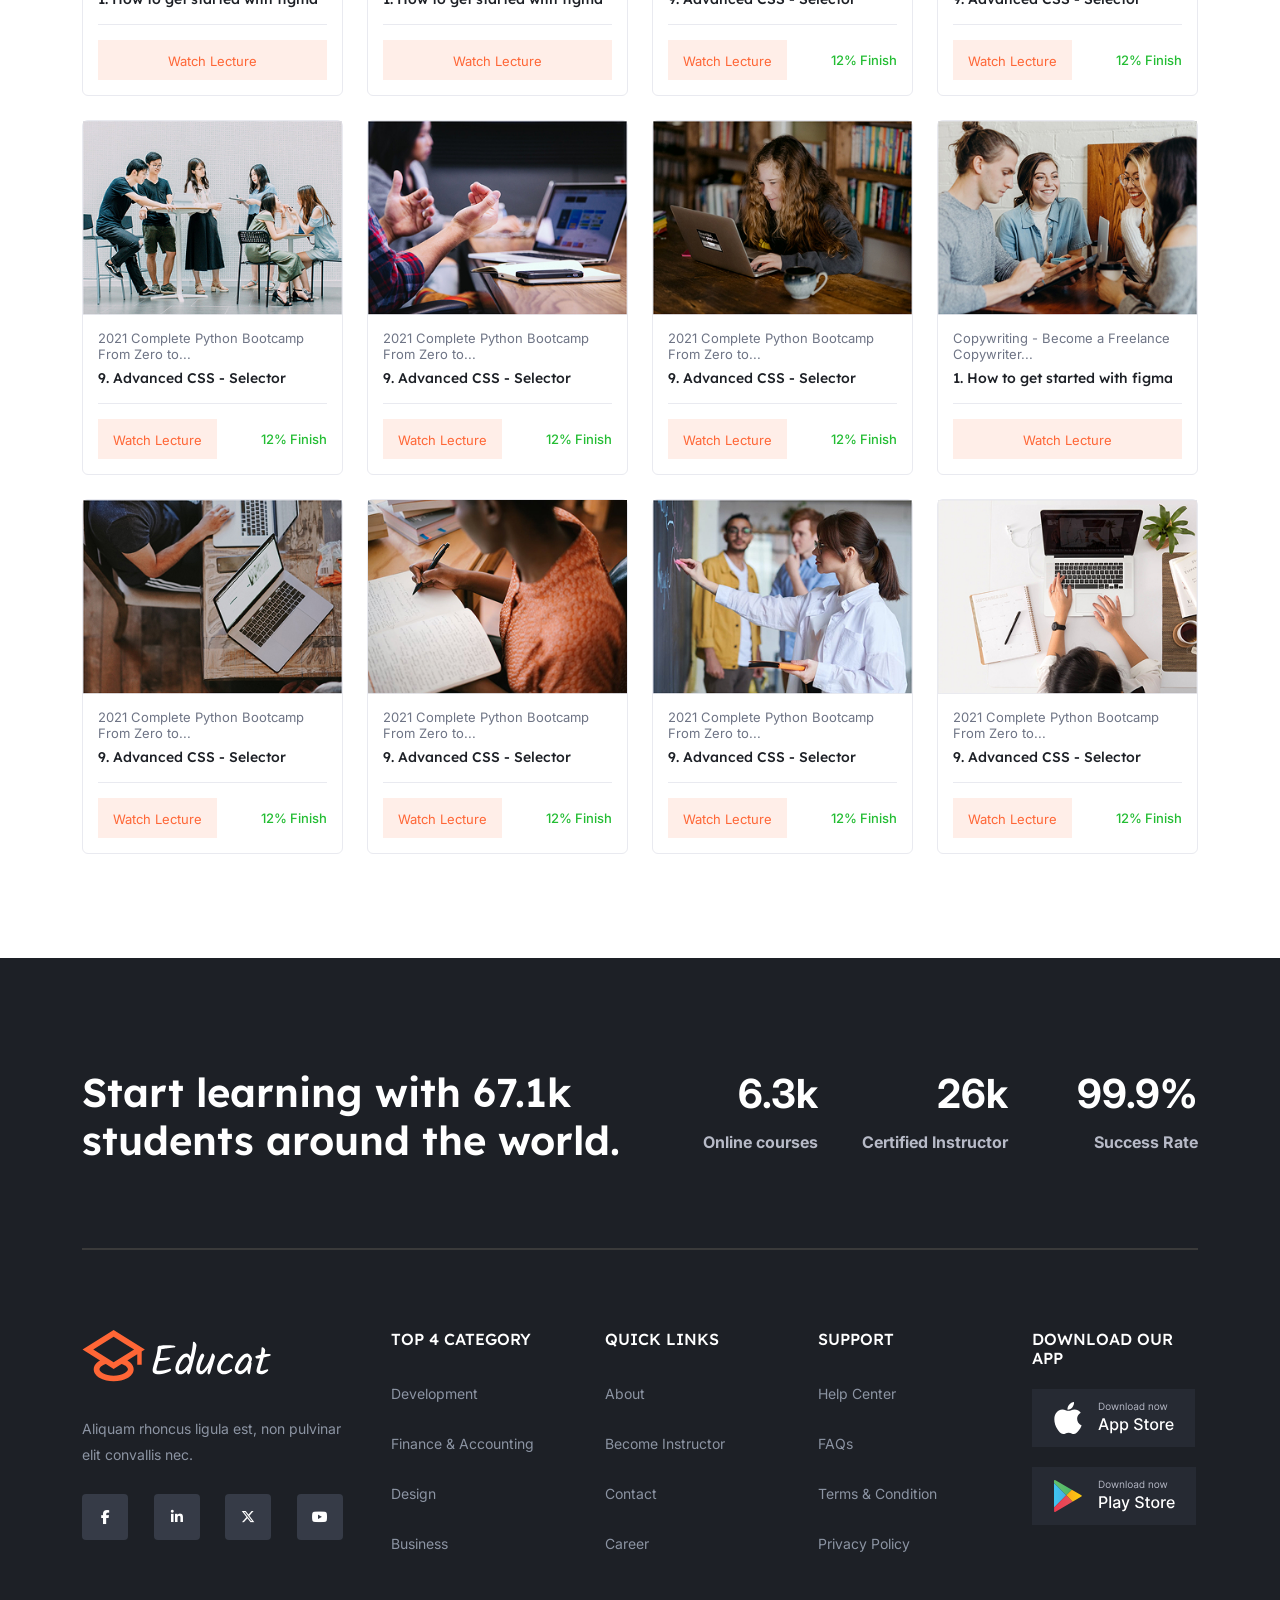
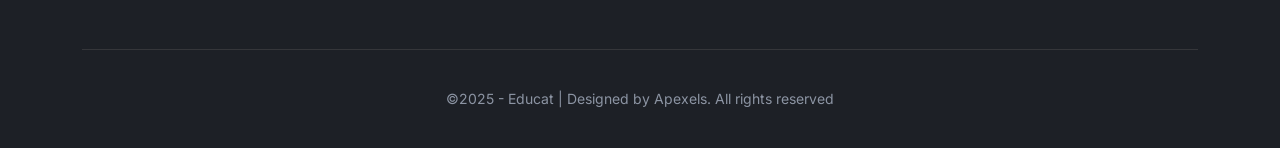
<file: student-course.html>
<!DOCTYPE html>
<html lang="en">
	<head>
		<meta charset="utf-8">
		<meta name="viewport" content="width=device-width, initial-scale=1">
		<title>Educat - Learning Course HTML Website Template</title>
		<link rel="icon" type="image/x-icon" href="img/favicon.png">
		<link rel="stylesheet" href="css/bootstrap.min.css">
		<link rel="stylesheet" href="css/owl.carousel.min.css">
		<link rel="stylesheet" href="css/owl.theme.default.min.css">
		<link rel="stylesheet" href="css/all.min.css">
		<link rel="stylesheet" href="css/themify-icons.css">
		<link rel="stylesheet" href="css/magnific-popup.css">
		<link rel="stylesheet" href="css/responsive.css">
		<link rel="stylesheet" href="css/style.css">
	</head>	
	
	<body>	
		<!-- Start preloader -->
		<div class="preloader">
			<div class="book">
				<svg xmlns="http://www.w3.org/2000/svg" width="80" height="63" viewBox="0 0 80 63" fill="none">
					<path d="M37.0311 61.7608C34.0598 58.2743 29.1 54.5454 24.2966 52.1862C19.4465 49.8037 14.8396 48.4806 9.6091 47.9689C8.57783 47.8689 7.72283 47.7757 7.70916 47.7623C7.69583 47.7623 7.72249 37.0018 7.77583 23.8802L7.86383 0.0233184L8.8161 0.116592C14.6633 0.696224 21.1895 2.90416 26.1274 5.98154C30.383 8.63319 34.7774 12.7279 37.5791 16.6514L38.2841 17.6388V40.3004C38.2841 52.7638 38.2308 62.9594 38.1668 62.9574C38.1001 62.9554 37.5899 62.4164 37.0311 61.7608ZM41.8748 40.2431V17.4869L43.2364 15.6687C44.9749 13.3475 48.4717 9.85041 50.7839 8.12151C56.9649 3.49844 63.6697 0.886103 71.3671 0.0999357L72.3436 0V23.8902V47.781L71.2108 47.8876C60.4927 48.8843 51.2007 53.3035 43.9327 60.86L41.8748 63V40.2431ZM48.5155 61.453C52.7222 57.5088 58.2912 54.3748 63.8853 52.8018C66.8126 51.979 70.6194 51.4047 73.1465 51.4047C74.4714 51.4047 75.2064 51.1182 75.6209 50.438C75.9329 49.925 75.9363 49.7044 75.9369 30.3461L75.9375 10.7705L76.5235 10.8771C76.8455 10.9437 77.7597 11.1969 78.5547 11.4501L80 11.9098V36.3403C80 49.7771 79.9467 60.7708 79.8807 60.7708C79.814 60.7708 78.8481 60.5642 77.7322 60.311C73.3226 59.3183 69.6912 58.9772 64.922 59.1058C59.1372 59.2657 54.6414 60.0719 49.297 61.9174L47.2657 62.6189L48.5155 61.453ZM30.7029 61.8327C28.4834 61.0386 24.8179 60.1025 22.3435 59.6988C18.9789 59.1524 16.6577 59.0072 12.5341 59.0991C8.4369 59.1858 5.95862 59.4722 2.57781 60.2391C1.63247 60.4523 0.665669 60.6721 0.429334 60.7188L0 60.8121L0.000733537 36.3163L0.00153304 11.8198L1.83681 11.2868C2.84614 10.9937 3.75995 10.7205 3.86735 10.6872C4.02268 10.6206 4.06268 14.6114 4.06268 30.2408C4.06268 51.5986 4.01601 50.408 4.92788 51.007C5.24522 51.2135 5.90455 51.3068 7.78743 51.42C15.2705 51.8464 22.3709 54.3575 28.1676 58.6301C29.4176 59.5515 32.4176 62.0819 32.5895 62.3597C32.7095 62.553 32.6295 62.533 30.7034 61.8401L30.7029 61.8327Z" fill="white"/>
				  </svg>
			</div>
		</div>
		<!-- End Preloader -->

		<!-- Start Hamburger area  -->
		<div class="ab-hamburger">
			<div class="ab-hamburger-wrapper">
				<div class="ab-hamburger-header d-flex justify-content-between align-items-center mb-50">
					<div class="ab-hamburger-logo">
					   <a href="index.html"><img src="img/logo.svg" alt=""></a>
					</div>
					<div class="ab-hamburger-close">
					   <button class="ab-hamburger-close-toggle"><i class="fa fa-times"></i></button>
					</div>
				</div>
			 
				<div class="ab-hamburger-menu d-block d-xl-none mb-50">
					<nav></nav>
				</div>
			 
				<div class="ab-hamburger-social mb-50">
					<h3 class="ab-hamburger-sm-title">Follow Me</h3>
					<a href="#"><i class="fab fa-facebook-f"></i></a>
					<a href="#"><i class="fa-brands fa-x-twitter"></i></a>
					<a href="#"><i class="fab fa-linkedin-in"></i></a>
					<a href="#"><i class="fab fa-instagram"></i></a>
				</div>
			</div>
		</div>

		<div class="ab-hamburger-overlay"></div>
		<!-- End Hamburger area  -->

		<!-- START HEADER SECTION-->
		<header class="ab-header-area">
			<div class="ab-site-header ab-style1 ab-sticky-header">
				<div class="container-fluid">
					<div class="row align-items-center">
						<div class="col-xl-2 col-md-2">
							<div class="ab-site-logo">
							   <a href="index.html"><img src="img/logo.svg" alt="Logo"></a>
							</div>
						</div>
						
						<div class="col-xl-7 col-md-7">
							<div class="ab-main-menu d-flex justify-content-center">
								<nav class="ab-nav ab-mobile-menu-active">
									<ul class="ab-nav-list">
										<li class="menu-item-children"><a href="index.html">Home</a></li>
										<li class="menu-item-children"><a href="#">Pages  <i class="arrow down"></i></a>
											<ul class="sub-menu">
												<li><a href="category.html" class="menu_item">Category</a></li>
												<li><a href="student-dashborad.html" class="menu_item">Student Dashboard</a></li>
												<li><a href="student-instructor.html" class="menu_item">Student Instructor</a></li>
												<li><a href="student-messages.html" class="menu_item">Student Messages</a></li>
												<li><a href="signup.html" class="menu_item">Sign Up</a></li>
												<li><a href="signin.html" class="menu_item">Sign In</a></li>
												<li><a href="404.html" class="menu_item">404 Page</a></li>
											</ul>
										</li>
										<li class="menu-item-children"><a href="#">Course  <i class="arrow down"></i></a>
											<ul class="sub-menu">
												<li><a href="single-course.html" class="menu_item">Single Course</a></li>
												<li><a href="course_list.html" class="menu_item">Course List</a></li>
												<li><a href="course_list_filter.html" class="menu_item">Course List Filter</a></li>
												<li><a href="student-course.html" class="menu_item">Student Course</a></li>
											</ul>
										</li>
										<li class="menu-item-children"><a href="#">Shop  <i class="arrow down"></i></a>
											<ul class="sub-menu">
												<li><a href="checkout.html" class="menu_item">Checkout</a></li>
											</ul>
										</li>
										<li><a href="contact.html">Contact</a></li>
									</ul>
								</nav>
							</div>
						</div><!-- END COL -->

						<div class="col-xl-3 col-md-3 text-end">
							<div class="buttons_area">
								<a href="signup.html" class="btn_1">Create Account  <svg xmlns="http://www.w3.org/2000/svg" width="10" height="10" viewBox="0 0 12 12" fill="none">
									<path d="M12 0.514515V9.43267C12 9.56914 11.9459 9.7 11.8494 9.79647C11.7528 9.89294 11.6219 9.94721 11.4856 9.94721C11.3491 9.94721 11.2183 9.89294 11.1217 9.79647C11.0252 9.7 10.971 9.56914 10.971 9.43267V1.75791L0.869497 11.8508C0.77398 11.9463 0.644425 12 0.509332 12C0.374252 12 0.244696 11.9463 0.149179 11.8508C0.0536616 11.7554 0 11.6258 0 11.4907C0 11.3556 0.0536616 11.2261 0.149179 11.1306L10.2421 1.02903H2.56737C2.43092 1.02903 2.30005 0.974819 2.20356 0.878326C2.10707 0.781834 2.05286 0.650973 2.05286 0.514515C2.05286 0.378056 2.10707 0.247196 2.20356 0.150703C2.30005 0.0542101 2.43092 1.21958e-05 2.56737 0H11.4856C11.6219 1.21958e-05 11.7528 0.0542101 11.8494 0.150703C11.9459 0.247196 12 0.378056 12 0.514515Z" fill="white"/>
								  </svg></a>
							</div>
							<div class="ab-main-menu-bars d-block d-xl-none">
								<button class="ab-hamburger-toogle">
									<i class="fa fa-bars"></i>
								</button>
							</div>
						</div>
					</div><!-- END COL -->
				</div><!-- END CONTAINER -->
			</div>
		</header>
		<!-- END HEADER SECTION-->
		
		<div class="student_dashboard_bg"></div>
		
		<!-- start student dashboard section -->
		<section id="student_dashboard">
			<div class="container">
				<div class="row student_al_section">
					<div class="col-lg-12">
					
						<div class="student_dashboard_header_bg">
							<div class="student_dashboard_header">
								<div class="Instructor_profile">
									<img src="img/kavin.png" alt="Profile Picture">
									<div class="profile_info">
										<h4>Kevin Gilbert</h4>
										<p>Web Designer & Best-Selling Instructor</p>
									</div>
								</div>
								<button class="instructor_btn">Become Instructor <i class="fa-solid fa-arrow-right-long"></i></button>
							</div>	
							
							<!-- student_navbar -->
							<div class="student_navbar_list">
								<ul class="student_nav_item">
									<li><a href="student-dashborad.html">Dashboard</a></li>
									<li><a href="student-course.html">Courses</a></li>
									<li><a href="student-instructor.html">Teachers</a></li>
									<li><a href="#student_messages">Message</a></li>
									<li><a href="#">Wishlist</a></li>
									<li><a href="#">Purchase History</a></li>
									<li><a href="#">Settings</a></li>								
								</ul>
							</div>
						</div>			
						<!-- Start course search bar -->
						<section id="students_courses">
							<div class="courses_search_bar ptb_40">						
								<h2>Courses (957)</h2>
								<div class="filters">
									<div class="filters_items">
										<form class="filters_item">
											<label>Search:</label>
											<input type="text" placeholder="Search in your teachers...">
											<button type="submit"><i class="fa fa-search"></i></button>
										</form>
									</div>	
									
									<div class="filters_item">
										<label>Search:</label>
										<select>
											<option value="latest">Latest</option>
											<option value="oldest">Oldest</option>
											<option value="alphabetical">Alphabetical</option>
										</select>
									</div>	
									
									<div class="filters_item">	
										<label>Search:</label>
										<select>
											<option value="all">All Courses</option>
											<option value="active">Active</option>
											<option value="completed">Completed</option>
										</select>
									</div>
									
									<div class="filters_item">
										<label>Search:</label>
										<select>
											<option value="all">All Teachers</option>
											<option value="teacher1">Teacher 1</option>
											<option value="teacher2">Teacher 2</option>
										</select>
									</div>
								</div>
							</div>
							
							<!-- Start learning Course section -->
							<section id="student_course">
								<div class="row">								
									<!-- Course Card 1 -->
									<div class="col-lg-3 col-sm-6">
										<div class="card new_course">
											<div class="course-image">
												<img src="img/CourseImages.jpg" alt="">
											</div>
											<div class="learning_course_info">
												<p>Reiki Level I, II and Master/Teacher Program</p>											
												<h5><a href="#">1. Intorductions</a></h5>
												<div class="learning_buttons">
													<button class="learning_btn">Watch Lecture</button>
												</div>
											</div>
										</div>
									</div>
									<!-- Add similar course cards here -->
									<div class="col-lg-3 col-sm-6">
										<div class="card new_course">
											<div class="course-image">
												<img src="img/CourseImages-1.jpg" alt="">
											</div>
											<div class="learning_course_info">
												<p>The Complete 2021 Web Development Bootcamp</p>											
												<h5><a href="#">167. What You'll Need </a></h5>
												<div class="learning_buttons comfin">
													<button class="learning_btn">Watch Lecture</button>
													<span>61% Completed</span>
												</div>
											</div>
										</div>
									</div>
									<div class="col-lg-3 col-sm-6">
										<div class="card new_course">
											<div class="course-image">
												<img src="img/CourseImages-2.jpg" alt="">
											</div>
											<div class="learning_course_info">
												<p>Copywriting - Become a Freelance Copywriter...</p>											
												<h5><a href="#">1. How to get started with figma</a></h5>
												<div class="learning_buttons">
													<button class="learning_btn">Watch Lecture</button>
												</div>
											</div>
										</div>
									</div>
									<div class="col-lg-3 col-sm-6">
										<div class="card new_course">
											<div class="course-image">
												<img src="img/CourseImages-3.jpg" alt="">
											</div>
											<div class="learning_course_info">
												<p>2021 Complete Python Bootcamp From Zero to...</p>											
												<h5><a href="#">9. Advanced CSS - Selector</a></h5>
												<div class="learning_buttons comfin">
													<button class="learning_btn">Watch Lecture</button>
													<span>12% Finish</span>
												</div>
											</div>
										</div>
									</div>
									<!-- card-->
									<div class="col-lg-3 col-sm-6">
										<div class="card new_course">
											<div class="course-image">
												<img src="img/CourseImages-4.jpg" alt="">
											</div>
											<div class="learning_course_info">
												<p>2021 Complete Python Bootcamp From Zero to...</p>											
												<h5><a href="#">9. Advanced CSS - Selector</a></h5>
												<div class="learning_buttons comfin">
													<button class="learning_btn">Watch Lecture</button>
													<span>12% Finish</span>
												</div>
											</div>
										</div>
									</div>
									<!-- card-->
									<div class="col-lg-3 col-sm-6">
										<div class="card new_course">
											<div class="course-image">
												<img src="img/CourseImages-5.jpg" alt="">
											</div>
											<div class="learning_course_info">
												<p>2021 Complete Python Bootcamp From Zero to...</p>											
												<h5><a href="#">9. Advanced CSS - Selector</a></h5>
												<div class="learning_buttons comfin">
													<button class="learning_btn">Watch Lecture</button>
													<span>12% Finish</span>
												</div>
											</div>
										</div>
									</div>
									<!-- card-->		
									<div class="col-lg-3 col-sm-6">
										<div class="card new_course">
											<div class="course-image">
												<img src="img/CourseImages-6.jpg" alt="">
											</div>
											<div class="learning_course_info">
												<p>Copywriting - Become a Freelance Copywriter...</p>											
												<h5><a href="#">1. How to get started with figma</a></h5>
												<div class="learning_buttons">
													<button class="learning_btn">Watch Lecture</button>
												</div>
											</div>
										</div>
									</div>
									<!-- card-->		
									<div class="col-lg-3 col-sm-6">
										<div class="card new_course">
											<div class="course-image">
												<img src="img/CourseImages-7.jpg" alt="">
											</div>
											<div class="learning_course_info">
												<p>2021 Complete Python Bootcamp From Zero to...</p>											
												<h5><a href="#">9. Advanced CSS - Selector</a></h5>
												<div class="learning_buttons comfin">
													<button class="learning_btn">Watch Lecture</button>
													<span>12% Finish</span>
												</div>
											</div>
										</div>
									</div>
									<!-- card-->		
									<div class="col-lg-3 col-sm-6">
										<div class="card new_course">
											<div class="course-image">
												<img src="img/CourseImages-8.jpg" alt="">
											</div>
											<div class="learning_course_info">
												<p>Copywriting - Become a Freelance Copywriter...</p>											
												<h5><a href="#">1. How to get started with figma</a></h5>
												<div class="learning_buttons">
													<button class="learning_btn">Watch Lecture</button>
												</div>
											</div>
										</div>
									</div>
									<!-- card-->		
									<div class="col-lg-3 col-sm-6">
										<div class="card new_course">
											<div class="course-image">
												<img src="img/CourseImages-9.jpg" alt="">
											</div>
											<div class="learning_course_info">
												<p>Copywriting - Become a Freelance Copywriter...</p>											
												<h5><a href="#">1. How to get started with figma</a></h5>
												<div class="learning_buttons">
													<button class="learning_btn">Watch Lecture</button>
												</div>
											</div>
										</div>
									</div>
									<!-- card-->		
									<div class="col-lg-3 col-sm-6">
										<div class="card new_course">
											<div class="course-image">
												<img src="img/CourseImages-10.jpg" alt="">
											</div>
											<div class="learning_course_info">
												<p>2021 Complete Python Bootcamp From Zero to...</p>											
												<h5><a href="#">9. Advanced CSS - Selector</a></h5>
												<div class="learning_buttons comfin">
													<button class="learning_btn">Watch Lecture</button>
													<span>12% Finish</span>
												</div>
											</div>
										</div>
									</div>
									<!-- card-->		
									<div class="col-lg-3 col-sm-6">
										<div class="card new_course">
											<div class="course-image">
												<img src="img/CourseImages-11.jpg" alt="">
											</div>
											<div class="learning_course_info">
												<p>2021 Complete Python Bootcamp From Zero to...</p>											
												<h5><a href="#">9. Advanced CSS - Selector</a></h5>
												<div class="learning_buttons comfin">
													<button class="learning_btn">Watch Lecture</button>
													<span>12% Finish</span>
												</div>
											</div>
										</div>
									</div>
									<!-- card-->		
									<div class="col-lg-3 col-sm-6">
										<div class="card new_course">
											<div class="course-image">
												<img src="img/CourseImages-12.jpg" alt="">
											</div>
											<div class="learning_course_info">
												<p>2021 Complete Python Bootcamp From Zero to...</p>											
												<h5><a href="#">9. Advanced CSS - Selector</a></h5>
												<div class="learning_buttons comfin">
													<button class="learning_btn">Watch Lecture</button>
													<span>12% Finish</span>
												</div>
											</div>
										</div>
									</div>
									<!-- card-->		
									<div class="col-lg-3 col-sm-6">
										<div class="card new_course">
											<div class="course-image">
												<img src="img/CourseImages-13.jpg" alt="">
											</div>
											<div class="learning_course_info">
												<p>2021 Complete Python Bootcamp From Zero to...</p>											
												<h5><a href="#">9. Advanced CSS - Selector</a></h5>
												<div class="learning_buttons comfin">
													<button class="learning_btn">Watch Lecture</button>
													<span>12% Finish</span>
												</div>
											</div>
										</div>
									</div>
									<!-- card-->		
									<div class="col-lg-3 col-sm-6">
										<div class="card new_course">
											<div class="course-image">
												<img src="img/CourseImages-14.jpg" alt="">
											</div>
											<div class="learning_course_info">
												<p>2021 Complete Python Bootcamp From Zero to...</p>											
												<h5><a href="#">9. Advanced CSS - Selector</a></h5>
												<div class="learning_buttons comfin">
													<button class="learning_btn">Watch Lecture</button>
													<span>12% Finish</span>
												</div>
											</div>
										</div>
									</div>
									<!-- card-->		
									<div class="col-lg-3 col-sm-6">
										<div class="card new_course">
											<div class="course-image">
												<img src="img/CourseImages-15.jpg" alt="">
											</div>
											<div class="learning_course_info">
												<p>Copywriting - Become a Freelance Copywriter...</p>											
												<h5><a href="#">1. How to get started with figma</a></h5>
												<div class="learning_buttons">
													<button class="learning_btn">Watch Lecture</button>
												</div>
											</div>
										</div>
									</div>
									<!-- card-->		
									<div class="col-lg-3 col-sm-6">
										<div class="card new_course">
											<div class="course-image">
												<img src="img/CourseImages-16.jpg" alt="">
											</div>
											<div class="learning_course_info">
												<p>2021 Complete Python Bootcamp From Zero to...</p>											
												<h5><a href="#">9. Advanced CSS - Selector</a></h5>
												<div class="learning_buttons comfin">
													<button class="learning_btn">Watch Lecture</button>
													<span>12% Finish</span>
												</div>
											</div>
										</div>
									</div>
									<!-- card-->		
									<div class="col-lg-3 col-sm-6">
										<div class="card new_course">
											<div class="course-image">
												<img src="img/CourseImages-17.jpg" alt="">
											</div>
											<div class="learning_course_info">
												<p>2021 Complete Python Bootcamp From Zero to...</p>											
												<h5><a href="#">9. Advanced CSS - Selector</a></h5>
												<div class="learning_buttons comfin">
													<button class="learning_btn">Watch Lecture</button>
													<span>12% Finish</span>
												</div>
											</div>
										</div>
									</div>
									<!-- card-->		
									<div class="col-lg-3 col-sm-6">
										<div class="card new_course">
											<div class="course-image">
												<img src="img/CourseImages-18.jpg" alt="">
											</div>
											<div class="learning_course_info">
												<p>2021 Complete Python Bootcamp From Zero to...</p>											
												<h5><a href="#">9. Advanced CSS - Selector</a></h5>
												<div class="learning_buttons comfin">
													<button class="learning_btn">Watch Lecture</button>
													<span>12% Finish</span>
												</div>
											</div>
										</div>
									</div>
									<!-- card-->		
									<div class="col-lg-3 col-sm-6">
										<div class="card new_course">
											<div class="course-image">
												<img src="img/CourseImages-19.jpg" alt="">
											</div>
											<div class="learning_course_info">
												<p>2021 Complete Python Bootcamp From Zero to...</p>											
												<h5><a href="#">9. Advanced CSS - Selector</a></h5>
												<div class="learning_buttons comfin">
													<button class="learning_btn">Watch Lecture</button>
													<span>12% Finish</span>
												</div>
											</div>
										</div>
									</div>
									<!-- card-->																													
								</div>													
							</section>
							<!-- End learning Course section -->
						</section>												
					</div><!-- end col -->
				</div>
			</div>
		</section>
		<!-- end student dashboard section -->

		
		<!-- start footer section -->
		<section id="footer_section">
			<div class="footer">
				<div class="container">
					<div class="row footer_top">
						<div class="col-lg-6 col-md-12 col-sm-12">
							<div class="footer_text_top">
								<h1>Start learning with 67.1k students around the world.</h1>
							</div>
						</div>
						
						<div class="col-lg-6 col-md-12 col-sm-12">
							<div class="footer_stats">
								<div class="row">
									<div class="col-lg-4 col-md-4 col-sm-6">6.3k <span>Online courses</span></div>
									<div class="col-lg-4 col-md-4 col-sm-6">26k <span>Certified Instructor</span></div>
									<div class="col-lg-4 col-md-4 col-sm-6">99.9% <span>Success Rate</span></div>
								</div>
							</div>
						</div>
					</div>

					<div class="border_1"></div>

					<div class="row footer_middle section_padding">
						<div class="col-lg-3 col-md-6 col-sm-12 brand">
							<img src="img/LOGO3.svg" alt="">
							<p>Aliquam rhoncus ligula est, non pulvinar elit convallis nec.</p>
							
							<div class="social-icons">
								<a href="#"><i class="fa-brands fa-facebook-f"></i></a>
								<a href="#"><i class="fa-brands fa-linkedin-in"></i></a>
								<a href="#"><i class="fa-brands fa-x-twitter"></i></a>
								<a href="#"><i class="fa-brands fa-youtube"></i></a>	
							</div>
						</div>
						<div class="col-lg-2 col-md-6 col-sm-12">
							<div class="list_item">
								<h3>TOP 4 CATEGORY</h3>
								<ul>
									<li><a href="#">Development</a></li>
									<li><a href="#">Finance & Accounting</a></li>
									<li><a href="#">Design</a></li>
									<li><a href="#">Business</a></li>
								</ul>
							</div>
						</div>
						<div class="col-lg-2 col-md-6 col-sm-12 list_item">
							<h3>QUICK LINKS</h3>
							<ul>
								<li><a href="#">About</a></li>
								<li><a href="#">Become Instructor</a></li>
								<li><a href="#">Contact</a></li>
								<li><a href="#">Career</a></li>
							</ul>
						</div>
						<div class="col-lg-2 col-md-6 col-sm-12 list_item">
							<h3>SUPPORT</h3>
							<ul>
								<li><a href="#">Help Center</a></li>
								<li><a href="#">FAQs</a></li>
								<li><a href="#">Terms & Condition</a></li>
								<li><a href="#">Privacy Policy</a></li>
							</ul>
						</div>
						<div class="col-lg-2 col-md-6 col-sm-12 list_item">
							<h3>DOWNLOAD OUR APP</h3>
							<div class="icons_button">
								<a href="#"><img src="img/footer/app.svg" alt=""></a>
								<a href="#"><img src="img/footer/play.svg" alt=""></a>
							</div>
						</div>
					</div>
					
					<div class="footer-bottom">
						<a href="#"><p>©2025 - Educat | Designed by <span>Apexels</span>. All rights reserved</p></a>
					</div>	
				</div>
			</div>
		</section>
		<!-- end footer section -->
		
		
		<!-- Letest All JQuery Plugins -->
		<script src="js/jquery.min.js"></script>
		<script src="js/viewport.jquery.js"></script>
		<script src="js/bootstrap.min.js"></script>
		<script src="js/jquery.nice-select.min.js"></script>
		<script src="js/popper.min.js"></script>	
		<script src="js/owl.carousel.min.js"></script>
		<script src="js/jquery.meanmenu.min.js"></script>
		<script src="js/jquery.magnific-popup.min.js"></script>
		<script src="js/marquee.min.js"></script>
		<script src="js/main.js"></script>
	</body>
</html>
</file>
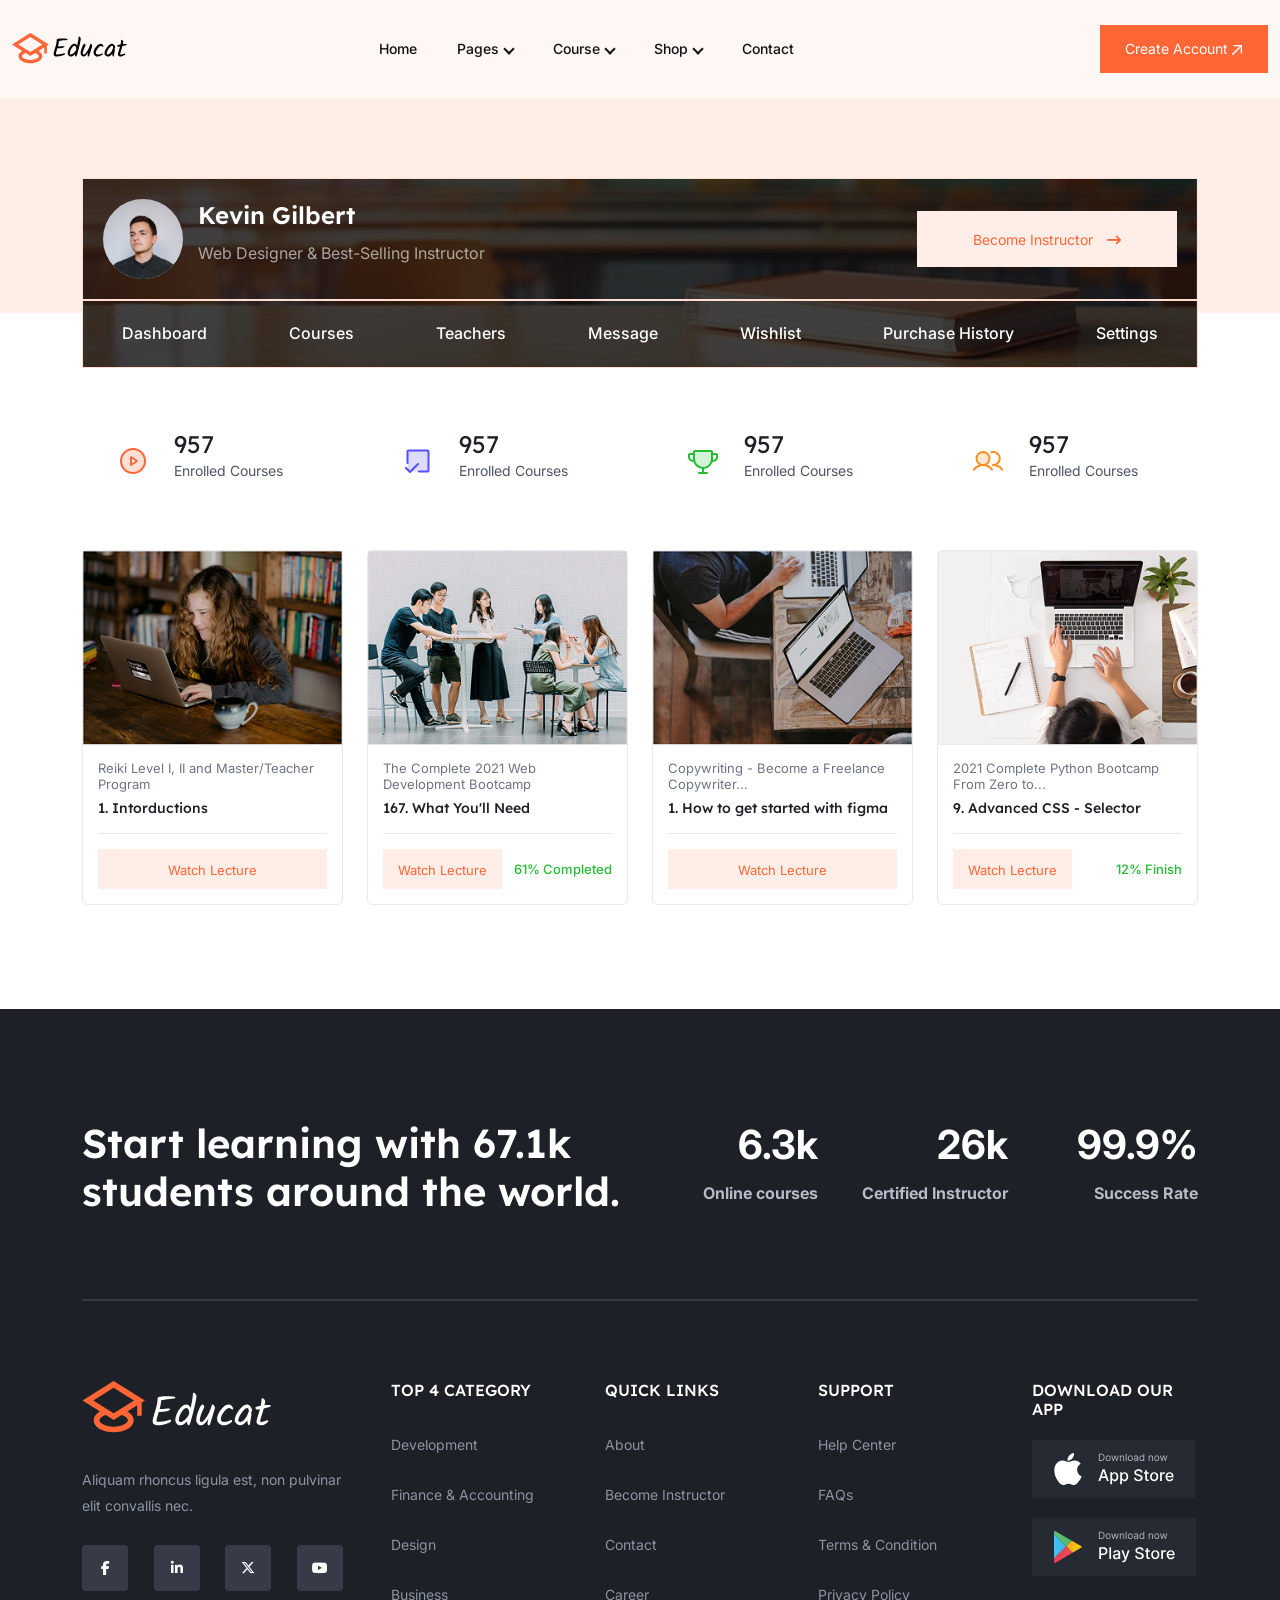
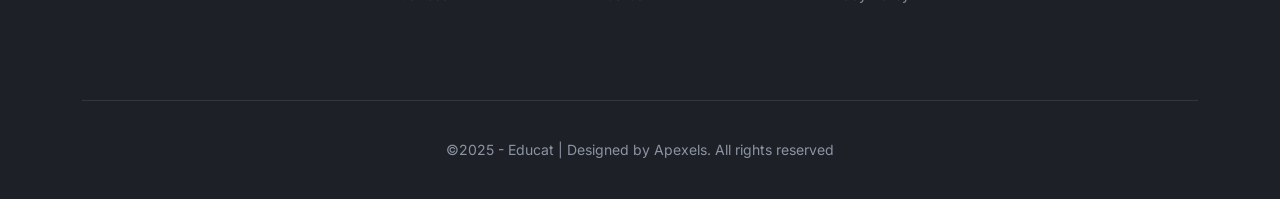
<file: student-dashborad.html>
<!DOCTYPE html>
<html lang="en">
	<head>
		<meta charset="utf-8">
		<meta name="viewport" content="width=device-width, initial-scale=1">
		<title>Educat - Learning Course HTML Website Template</title>
		<link rel="icon" type="image/x-icon" href="img/favicon.png">
		<link rel="stylesheet" href="css/bootstrap.min.css">
		<link rel="stylesheet" href="css/owl.carousel.min.css">
		<link rel="stylesheet" href="css/owl.theme.default.min.css">
		<link rel="stylesheet" href="css/all.min.css">
		<link rel="stylesheet" href="css/themify-icons.css">
		<link rel="stylesheet" href="css/magnific-popup.css">
		<link rel="stylesheet" href="css/responsive.css">
		<link rel="stylesheet" href="css/style.css">
	</head>	
	
	<body>	
		<!-- Start preloader -->
		<div class="preloader">
			<div class="book">
				<svg xmlns="http://www.w3.org/2000/svg" width="80" height="63" viewBox="0 0 80 63" fill="none">
					<path d="M37.0311 61.7608C34.0598 58.2743 29.1 54.5454 24.2966 52.1862C19.4465 49.8037 14.8396 48.4806 9.6091 47.9689C8.57783 47.8689 7.72283 47.7757 7.70916 47.7623C7.69583 47.7623 7.72249 37.0018 7.77583 23.8802L7.86383 0.0233184L8.8161 0.116592C14.6633 0.696224 21.1895 2.90416 26.1274 5.98154C30.383 8.63319 34.7774 12.7279 37.5791 16.6514L38.2841 17.6388V40.3004C38.2841 52.7638 38.2308 62.9594 38.1668 62.9574C38.1001 62.9554 37.5899 62.4164 37.0311 61.7608ZM41.8748 40.2431V17.4869L43.2364 15.6687C44.9749 13.3475 48.4717 9.85041 50.7839 8.12151C56.9649 3.49844 63.6697 0.886103 71.3671 0.0999357L72.3436 0V23.8902V47.781L71.2108 47.8876C60.4927 48.8843 51.2007 53.3035 43.9327 60.86L41.8748 63V40.2431ZM48.5155 61.453C52.7222 57.5088 58.2912 54.3748 63.8853 52.8018C66.8126 51.979 70.6194 51.4047 73.1465 51.4047C74.4714 51.4047 75.2064 51.1182 75.6209 50.438C75.9329 49.925 75.9363 49.7044 75.9369 30.3461L75.9375 10.7705L76.5235 10.8771C76.8455 10.9437 77.7597 11.1969 78.5547 11.4501L80 11.9098V36.3403C80 49.7771 79.9467 60.7708 79.8807 60.7708C79.814 60.7708 78.8481 60.5642 77.7322 60.311C73.3226 59.3183 69.6912 58.9772 64.922 59.1058C59.1372 59.2657 54.6414 60.0719 49.297 61.9174L47.2657 62.6189L48.5155 61.453ZM30.7029 61.8327C28.4834 61.0386 24.8179 60.1025 22.3435 59.6988C18.9789 59.1524 16.6577 59.0072 12.5341 59.0991C8.4369 59.1858 5.95862 59.4722 2.57781 60.2391C1.63247 60.4523 0.665669 60.6721 0.429334 60.7188L0 60.8121L0.000733537 36.3163L0.00153304 11.8198L1.83681 11.2868C2.84614 10.9937 3.75995 10.7205 3.86735 10.6872C4.02268 10.6206 4.06268 14.6114 4.06268 30.2408C4.06268 51.5986 4.01601 50.408 4.92788 51.007C5.24522 51.2135 5.90455 51.3068 7.78743 51.42C15.2705 51.8464 22.3709 54.3575 28.1676 58.6301C29.4176 59.5515 32.4176 62.0819 32.5895 62.3597C32.7095 62.553 32.6295 62.533 30.7034 61.8401L30.7029 61.8327Z" fill="white"/>
				  </svg>
			</div>
		</div>
		<!-- End Preloader -->

		<!-- Start Hamburger area  -->
		<div class="ab-hamburger">
			<div class="ab-hamburger-wrapper">
				<div class="ab-hamburger-header d-flex justify-content-between align-items-center mb-50">
					<div class="ab-hamburger-logo">
					   <a href="index.html"><img src="img/logo.svg" alt=""></a>
					</div>
					<div class="ab-hamburger-close">
					   <button class="ab-hamburger-close-toggle"><i class="fa fa-times"></i></button>
					</div>
				</div>
			 
				<div class="ab-hamburger-menu d-block d-xl-none mb-50">
					<nav></nav>
				</div>
			 
				<div class="ab-hamburger-social mb-50">
					<h3 class="ab-hamburger-sm-title">Follow Me</h3>
					<a href="#"><i class="fab fa-facebook-f"></i></a>
					<a href="#"><i class="fa-brands fa-x-twitter"></i></a>
					<a href="#"><i class="fab fa-linkedin-in"></i></a>
					<a href="#"><i class="fab fa-instagram"></i></a>
				</div>
			</div>
		</div>

		<div class="ab-hamburger-overlay"></div>
		<!-- End Hamburger area  -->

		<!-- START HEADER SECTION-->
		<header class="ab-header-area">
			<div class="ab-site-header ab-style1 ab-sticky-header">
				<div class="container-fluid">
					<div class="row align-items-center">
						<div class="col-xl-2 col-md-2">
							<div class="ab-site-logo">
							   <a href="index.html"><img src="img/logo.svg" alt="Logo"></a>
							</div>
						</div>
						
						<div class="col-xl-7 col-md-7">
							<div class="ab-main-menu d-flex justify-content-center">
								<nav class="ab-nav ab-mobile-menu-active">
									<ul class="ab-nav-list">
										<li class="menu-item-children"><a href="index.html">Home</a></li>
										<li class="menu-item-children"><a href="#">Pages  <i class="arrow down"></i></a>
											<ul class="sub-menu">
												<li><a href="category.html" class="menu_item">Category</a></li>
												<li><a href="student-dashborad.html" class="menu_item">Student Dashboard</a></li>
												<li><a href="student-instructor.html" class="menu_item">Student Instructor</a></li>
												<li><a href="student-messages.html" class="menu_item">Student Messages</a></li>
												<li><a href="signup.html" class="menu_item">Sign Up</a></li>
												<li><a href="signin.html" class="menu_item">Sign In</a></li>
												<li><a href="404.html" class="menu_item">404 Page</a></li>
											</ul>
										</li>
										<li class="menu-item-children"><a href="#">Course  <i class="arrow down"></i></a>
											<ul class="sub-menu">
												<li><a href="single-course.html" class="menu_item">Single Course</a></li>
												<li><a href="course_list.html" class="menu_item">Course List</a></li>
												<li><a href="course_list_filter.html" class="menu_item">Course List Filter</a></li>
												<li><a href="student-course.html" class="menu_item">Student Course</a></li>
											</ul>
										</li>
										<li class="menu-item-children"><a href="#">Shop  <i class="arrow down"></i></a>
											<ul class="sub-menu">
												<li><a href="checkout.html" class="menu_item">Checkout</a></li>
											</ul>
										</li>
										<li><a href="contact.html">Contact</a></li>
									</ul>
								</nav>
							</div>
						</div><!-- END COL -->

						<div class="col-xl-3 col-md-3 text-end">
							<div class="buttons_area">
								<a href="signup.html" class="btn_1">Create Account  <svg xmlns="http://www.w3.org/2000/svg" width="10" height="10" viewBox="0 0 12 12" fill="none">
									<path d="M12 0.514515V9.43267C12 9.56914 11.9459 9.7 11.8494 9.79647C11.7528 9.89294 11.6219 9.94721 11.4856 9.94721C11.3491 9.94721 11.2183 9.89294 11.1217 9.79647C11.0252 9.7 10.971 9.56914 10.971 9.43267V1.75791L0.869497 11.8508C0.77398 11.9463 0.644425 12 0.509332 12C0.374252 12 0.244696 11.9463 0.149179 11.8508C0.0536616 11.7554 0 11.6258 0 11.4907C0 11.3556 0.0536616 11.2261 0.149179 11.1306L10.2421 1.02903H2.56737C2.43092 1.02903 2.30005 0.974819 2.20356 0.878326C2.10707 0.781834 2.05286 0.650973 2.05286 0.514515C2.05286 0.378056 2.10707 0.247196 2.20356 0.150703C2.30005 0.0542101 2.43092 1.21958e-05 2.56737 0H11.4856C11.6219 1.21958e-05 11.7528 0.0542101 11.8494 0.150703C11.9459 0.247196 12 0.378056 12 0.514515Z" fill="white"/>
								  </svg></a>
							</div>
							<div class="ab-main-menu-bars d-block d-xl-none">
								<button class="ab-hamburger-toogle">
									<i class="fa fa-bars"></i>
								</button>
							</div>
						</div>
					</div><!-- END COL -->
				</div><!-- END CONTAINER -->
			</div>
		</header>
		<!-- END HEADER SECTION-->
		
		<div class="student_dashboard_bg"></div>
		
		<!-- start student dashboard section -->
		<section id="student_dashboard">
			<div class="container">
				<div class="row student_al_section">
					<div class="col-lg-12">
						<div class="student_dashboard_header_bg">
							<div class="student_dashboard_header">
								<div class="Instructor_profile">
									<img src="img/kavin.png" alt="Profile Picture">
									<div class="profile_info">
										<h4>Kevin Gilbert</h4>
										<p>Web Designer & Best-Selling Instructor</p>
									</div>
								</div>
								<button class="instructor_btn">Become Instructor <i class="fa-solid fa-arrow-right-long"></i></button>
							</div>	
							<!-- student_navbar -->
							<div class="student_navbar_list">
								<ul class="student_nav_item">
									<li><a href="#category">Dashboard</a></li>
									<li><a href="student-course.html">Courses</a></li>
									<li><a href="student-instructor.html">Teachers</a></li>
									<li><a href="student-messages.html">Message</a></li>
									<li><a href="#">Wishlist</a></li>
									<li><a href="#">Purchase History</a></li>
									<li><a href="#">Settings</a></li>								
								</ul>
							</div>
						</div>
																								
						<!-- start dashboard course section -->
						<section id="category" class="dashboard_course_section">
							<div class="row Dashboard_list_area">
								<div class="col-lg-3">
									<div class="dashboard_course_area FFF0F0">
										<div class="dashboard_course">
											<div class="dashboard_svg">
												<svg xmlns="http://www.w3.org/2000/svg" width="32" height="32" viewBox="0 0 32 32" fill="none">
												  <path opacity="0.2" d="M16 4C13.6266 4 11.3066 4.70379 9.33316 6.02236C7.35977 7.34094 5.8217 9.21509 4.91345 11.4078C4.0052 13.6005 3.76756 16.0133 4.23058 18.3411C4.6936 20.6689 5.83649 22.8071 7.51472 24.4853C9.19295 26.1635 11.3312 27.3064 13.6589 27.7694C15.9867 28.2324 18.3995 27.9948 20.5922 27.0866C22.7849 26.1783 24.6591 24.6402 25.9776 22.6668C27.2962 20.6935 28 18.3734 28 16C28 14.4241 27.6896 12.8637 27.0866 11.4078C26.4835 9.95189 25.5996 8.62901 24.4853 7.51471C23.371 6.40041 22.0481 5.51649 20.5922 4.91344C19.1363 4.31038 17.5759 4 16 4ZM14 20V12L20 16L14 20Z" fill="#FF6636"/>
												  <path d="M16 28C22.6274 28 28 22.6274 28 16C28 9.37258 22.6274 4 16 4C9.37258 4 4 9.37258 4 16C4 22.6274 9.37258 28 16 28Z" stroke="#FF6636" stroke-width="2" stroke-miterlimit="10"/>
												  <path d="M20 16L14 12V20L20 16Z" stroke="#FF6636" stroke-width="2" stroke-linecap="round" stroke-linejoin="round"/>
												</svg>
											</div>												
											<div class="category_description_list">
												<h3>957</h3>
												<p>Enrolled Courses</p>
											</div>
										</div>
									</div>
								</div>	
								<div class="col-lg-3">
									<div class="dashboard_course_area EBEBFF">
										<div class="dashboard_course">
											<div class="dashboard_svg">
												<svg xmlns="http://www.w3.org/2000/svg" width="32" height="32" viewBox="0 0 32 32" fill="none">
												  <path opacity="0.2" d="M5.5 5.5V24.5L7.5 26.5H26.5V5.5H5.5Z" fill="#564FFD"/>
												  <path d="M5.49994 17.9091V6.5C5.49994 6.23478 5.6053 5.98043 5.79283 5.79289C5.98037 5.60536 6.23472 5.5 6.49994 5.5H25.4999C25.7652 5.5 26.0195 5.60536 26.207 5.79289C26.3946 5.98043 26.4999 6.23478 26.4999 6.5V25.5C26.4999 25.7652 26.3946 26.0196 26.207 26.2071C26.0195 26.3946 25.7652 26.5 25.4999 26.5H16.9544" stroke="#564FFD" stroke-width="2" stroke-linecap="round" stroke-linejoin="round"/>
												  <path d="M16 19L8 27L4 23" stroke="#564FFD" stroke-width="2" stroke-linecap="round" stroke-linejoin="round"/>
												</svg>
											</div>										
											<div class="category_description_list">
												<h3>957</h3>
												<p>Enrolled Courses</p>
											</div>
										</div>
									</div>
								</div>
								<div class="col-lg-3">
									<div class="dashboard_course_area E1F7E3">
										<div class="dashboard_course">
											<div class="dashboard_svg">
												<svg xmlns="http://www.w3.org/2000/svg" width="32" height="32" viewBox="0 0 32 32" fill="none">
												  <path opacity="0.2" d="M7 7V13.887C7 18.8496 10.9693 22.963 15.9318 22.9997C17.1194 23.0088 18.297 22.7826 19.3968 22.3344C20.4966 21.8861 21.4968 21.2246 22.3398 20.388C23.1828 19.5514 23.8518 18.5563 24.3084 17.4599C24.7649 16.3635 25 15.1876 25 14V7C25 6.73478 24.8946 6.48043 24.7071 6.29289C24.5196 6.10536 24.2652 6 24 6H8C7.73478 6 7.48043 6.10536 7.29289 6.29289C7.10536 6.48043 7 6.73478 7 7Z" fill="#23BD33"/>
												  <path d="M7 7V13.887C7 18.8496 10.9693 22.963 15.9318 22.9997C17.1194 23.0088 18.297 22.7826 19.3968 22.3344C20.4966 21.8861 21.4968 21.2246 22.3398 20.388C23.1828 19.5514 23.8518 18.5563 24.3084 17.4599C24.7649 16.3635 25 15.1876 25 14V7C25 6.73478 24.8946 6.48043 24.7071 6.29289C24.5196 6.10536 24.2652 6 24 6H8C7.73478 6 7.48043 6.10536 7.29289 6.29289C7.10536 6.48043 7 6.73478 7 7Z" stroke="#23BD33" stroke-width="2" stroke-linecap="round" stroke-linejoin="round"/>
												  <path d="M12 28H20" stroke="#23BD33" stroke-width="2" stroke-linecap="round" stroke-linejoin="round"/>
												  <path d="M16 23V28" stroke="#23BD33" stroke-width="2" stroke-linecap="round" stroke-linejoin="round"/>
												  <path d="M24.7767 16H25.9998C27.0606 16 28.0781 15.5786 28.8282 14.8284C29.5784 14.0783 29.9998 13.0609 29.9998 12V10C29.9998 9.73478 29.8944 9.48043 29.7069 9.29289C29.5194 9.10536 29.265 9 28.9998 9H24.9998" stroke="#23BD33" stroke-width="2" stroke-linecap="round" stroke-linejoin="round"/>
												  <path d="M7.24564 16H5.98425C4.92339 16 3.90597 15.5786 3.15583 14.8284C2.40568 14.0783 1.98425 13.0609 1.98425 12V10C1.98425 9.73478 2.08961 9.48043 2.27715 9.29289C2.46468 9.10536 2.71904 9 2.98425 9H6.98425" stroke="#23BD33" stroke-width="2" stroke-linecap="round" stroke-linejoin="round"/>
												</svg>
											</div>												
											<div class="category_description_list">
												<h3>957</h3>
												<p>Enrolled Courses</p>
											</div>
										</div>
									</div>
								</div>
								<div class="col-lg-3">
									<div class="dashboard_course_area FFF2E5">
										<div class="dashboard_course">
											<div class="dashboard_svg">
												<svg xmlns="http://www.w3.org/2000/svg" width="32" height="32" viewBox="0 0 32 32" fill="none">
												  <path opacity="0.2" d="M11 20C14.5899 20 17.5 17.0899 17.5 13.5C17.5 9.91015 14.5899 7 11 7C7.41015 7 4.5 9.91015 4.5 13.5C4.5 17.0899 7.41015 20 11 20Z" fill="#FD8E1F"/>
												  <path d="M11 20C14.5899 20 17.5 17.0899 17.5 13.5C17.5 9.91015 14.5899 7 11 7C7.41015 7 4.5 9.91015 4.5 13.5C4.5 17.0899 7.41015 20 11 20Z" stroke="#FD8E1F" stroke-width="2" stroke-miterlimit="10"/>
												  <path d="M19.4266 7.24166C20.3207 6.98977 21.2583 6.93239 22.1764 7.07338C23.0944 7.21437 23.9716 7.55046 24.7489 8.05901C25.5261 8.56756 26.1853 9.23677 26.6822 10.0216C27.179 10.8063 27.5019 11.6885 27.6291 12.6086C27.7563 13.5287 27.6848 14.4653 27.4195 15.3555C27.1543 16.2456 26.7013 17.0686 26.0912 17.7689C25.4811 18.4693 24.728 19.0307 23.8826 19.4155C23.0372 19.8003 22.1192 19.9994 21.1903 19.9995" stroke="#FD8E1F" stroke-width="2" stroke-linecap="round" stroke-linejoin="round"/>
												  <path d="M1.99951 24.6746C3.01468 23.2306 4.36238 22.052 5.92882 21.2384C7.49527 20.4248 9.23448 20.0001 10.9996 20C12.7648 19.9999 14.504 20.4246 16.0705 21.238C17.637 22.0515 18.9848 23.23 20.0001 24.6739" stroke="#FD8E1F" stroke-width="2" stroke-linecap="round" stroke-linejoin="round"/>
												  <path d="M21.1902 20C22.9555 19.9987 24.6951 20.4228 26.2617 21.2364C27.8284 22.05 29.1759 23.2291 30.1902 24.6739" stroke="#FD8E1F" stroke-width="2" stroke-linecap="round" stroke-linejoin="round"/>
												</svg>
											</div>												
											<div class="category_description_list">
												<h3>957</h3>
												<p>Enrolled Courses</p>
											</div>
										</div>
									</div>
								</div>																										
							</div>
						</section>
						<!-- Start learning Course section -->
						<section id="learning_course">
							<div class="row">
								<!-- Course Card 1 -->
								<div class="col-lg-3">
									<div class="card new_course">
										<div class="course-image">
											<img src="img/CourseImages-14.jpg" alt="">
										</div>
										<div class="learning_course_info">
											<p>Reiki Level I, II and Master/Teacher Program</p>											
											<h5><a href="#">1. Intorductions</a></h5>
											<div class="learning_buttons">
												<button class="learning_btn">Watch Lecture</button>
											</div>
										</div>
									</div>
								</div>
								<!-- Add similar course cards here -->
								<div class="col-lg-3">
									<div class="card new_course">
										<div class="course-image">
											<img src="img/CourseImages-12.jpg" alt="">
										</div>
										<div class="learning_course_info">
											<p>The Complete 2021 Web Development Bootcamp</p>											
											<h5><a href="#">167. What You'll Need </a></h5>
											<div class="learning_buttons comfin">
												<button class="learning_btn">Watch Lecture</button>
												<span>61% Completed</span>
											</div>
										</div>
									</div>
								</div>
								<div class="col-lg-3">
									<div class="card new_course">
										<div class="course-image">
											<img src="img/CourseImages-16.jpg" alt="">
										</div>
										<div class="learning_course_info">
											<p>Copywriting - Become a Freelance Copywriter...</p>											
											<h5><a href="#">1. How to get started with figma</a></h5>
											<div class="learning_buttons">
												<button class="learning_btn">Watch Lecture</button>
											</div>
										</div>
									</div>
								</div>
								<div class="col-lg-3">
									<div class="card new_course">
										<div class="course-image">
											<img src="img/CourseImages-19.jpg" alt="">
										</div>
										<div class="learning_course_info">
											<p>2021 Complete Python Bootcamp From Zero to...</p>											
											<h5><a href="#">9. Advanced CSS - Selector</a></h5>
											<div class="learning_buttons comfin">
												<button class="learning_btn">Watch Lecture</button>
												<span>12% Finish</span>
											</div>
										</div>
									</div>
								</div>
								<!-- card end -->							
							</div>													
						</section>
						<!-- End learning Course section -->
					</div><!-- end col -->
				</div>
			</div>
		</section>
		<!-- end student dashboard section -->
		
		<!-- start footer section -->
		<section id="footer_section">
			<div class="footer">
				<div class="container">
					<div class="row footer_top">
						<div class="col-lg-6 col-md-12 col-sm-12">
							<div class="footer_text_top">
								<h1>Start learning with 67.1k students around the world.</h1>
							</div>
						</div>
						
						<div class="col-lg-6 col-md-12 col-sm-12">
							<div class="footer_stats">
								<div class="row">
									<div class="col-lg-4 col-md-4 col-sm-6">6.3k <span>Online courses</span></div>
									<div class="col-lg-4 col-md-4 col-sm-6">26k <span>Certified Instructor</span></div>
									<div class="col-lg-4 col-md-4 col-sm-6">99.9% <span>Success Rate</span></div>
								</div>
							</div>
						</div>
					</div>

					<div class="border_1"></div>

					<div class="row footer_middle section_padding">
						<div class="col-lg-3 col-md-6 col-sm-12 brand">
							<img src="img/LOGO3.svg" alt="">
							<p>Aliquam rhoncus ligula est, non pulvinar elit convallis nec.</p>
							
							<div class="social-icons">
								<a href="#"><i class="fa-brands fa-facebook-f"></i></a>
								<a href="#"><i class="fa-brands fa-linkedin-in"></i></a>
								<a href="#"><i class="fa-brands fa-x-twitter"></i></a>
								<a href="#"><i class="fa-brands fa-youtube"></i></a>	
							</div>
						</div>
						<div class="col-lg-2 col-md-6 col-sm-12">
							<div class="list_item">
								<h3>TOP 4 CATEGORY</h3>
								<ul>
									<li><a href="#">Development</a></li>
									<li><a href="#">Finance & Accounting</a></li>
									<li><a href="#">Design</a></li>
									<li><a href="#">Business</a></li>
								</ul>
							</div>
						</div>
						<div class="col-lg-2 col-md-6 col-sm-12 list_item">
							<h3>QUICK LINKS</h3>
							<ul>
								<li><a href="#">About</a></li>
								<li><a href="#">Become Instructor</a></li>
								<li><a href="#">Contact</a></li>
								<li><a href="#">Career</a></li>
							</ul>
						</div>
						<div class="col-lg-2 col-md-6 col-sm-12 list_item">
							<h3>SUPPORT</h3>
							<ul>
								<li><a href="#">Help Center</a></li>
								<li><a href="#">FAQs</a></li>
								<li><a href="#">Terms & Condition</a></li>
								<li><a href="#">Privacy Policy</a></li>
							</ul>
						</div>
						<div class="col-lg-2 col-md-6 col-sm-12 list_item">
							<h3>DOWNLOAD OUR APP</h3>
							<div class="icons_button">
								<a href="#"><img src="img/footer/app.svg" alt=""></a>
								<a href="#"><img src="img/footer/play.svg" alt=""></a>
							</div>
						</div>
					</div>
					
					<div class="footer-bottom">
						<a href="#"><p>©2025 - Educat | Designed by <span>Apexels</span>. All rights reserved</p></a>
					</div>	
				</div>
			</div>
		</section>
		<!-- end footer section -->
		
		
		<!-- Letest All JQuery Plugins -->
		<script src="js/jquery.min.js"></script>
		<script src="js/viewport.jquery.js"></script>
		<script src="js/bootstrap.min.js"></script>
		<script src="js/jquery.nice-select.min.js"></script>
		<script src="js/popper.min.js"></script>	
		<script src="js/owl.carousel.min.js"></script>
		<script src="js/jquery.meanmenu.min.js"></script>
		<script src="js/jquery.magnific-popup.min.js"></script>
		<script src="js/marquee.min.js"></script>
		<script src="js/main.js"></script>
	</body>
</html>
</file>
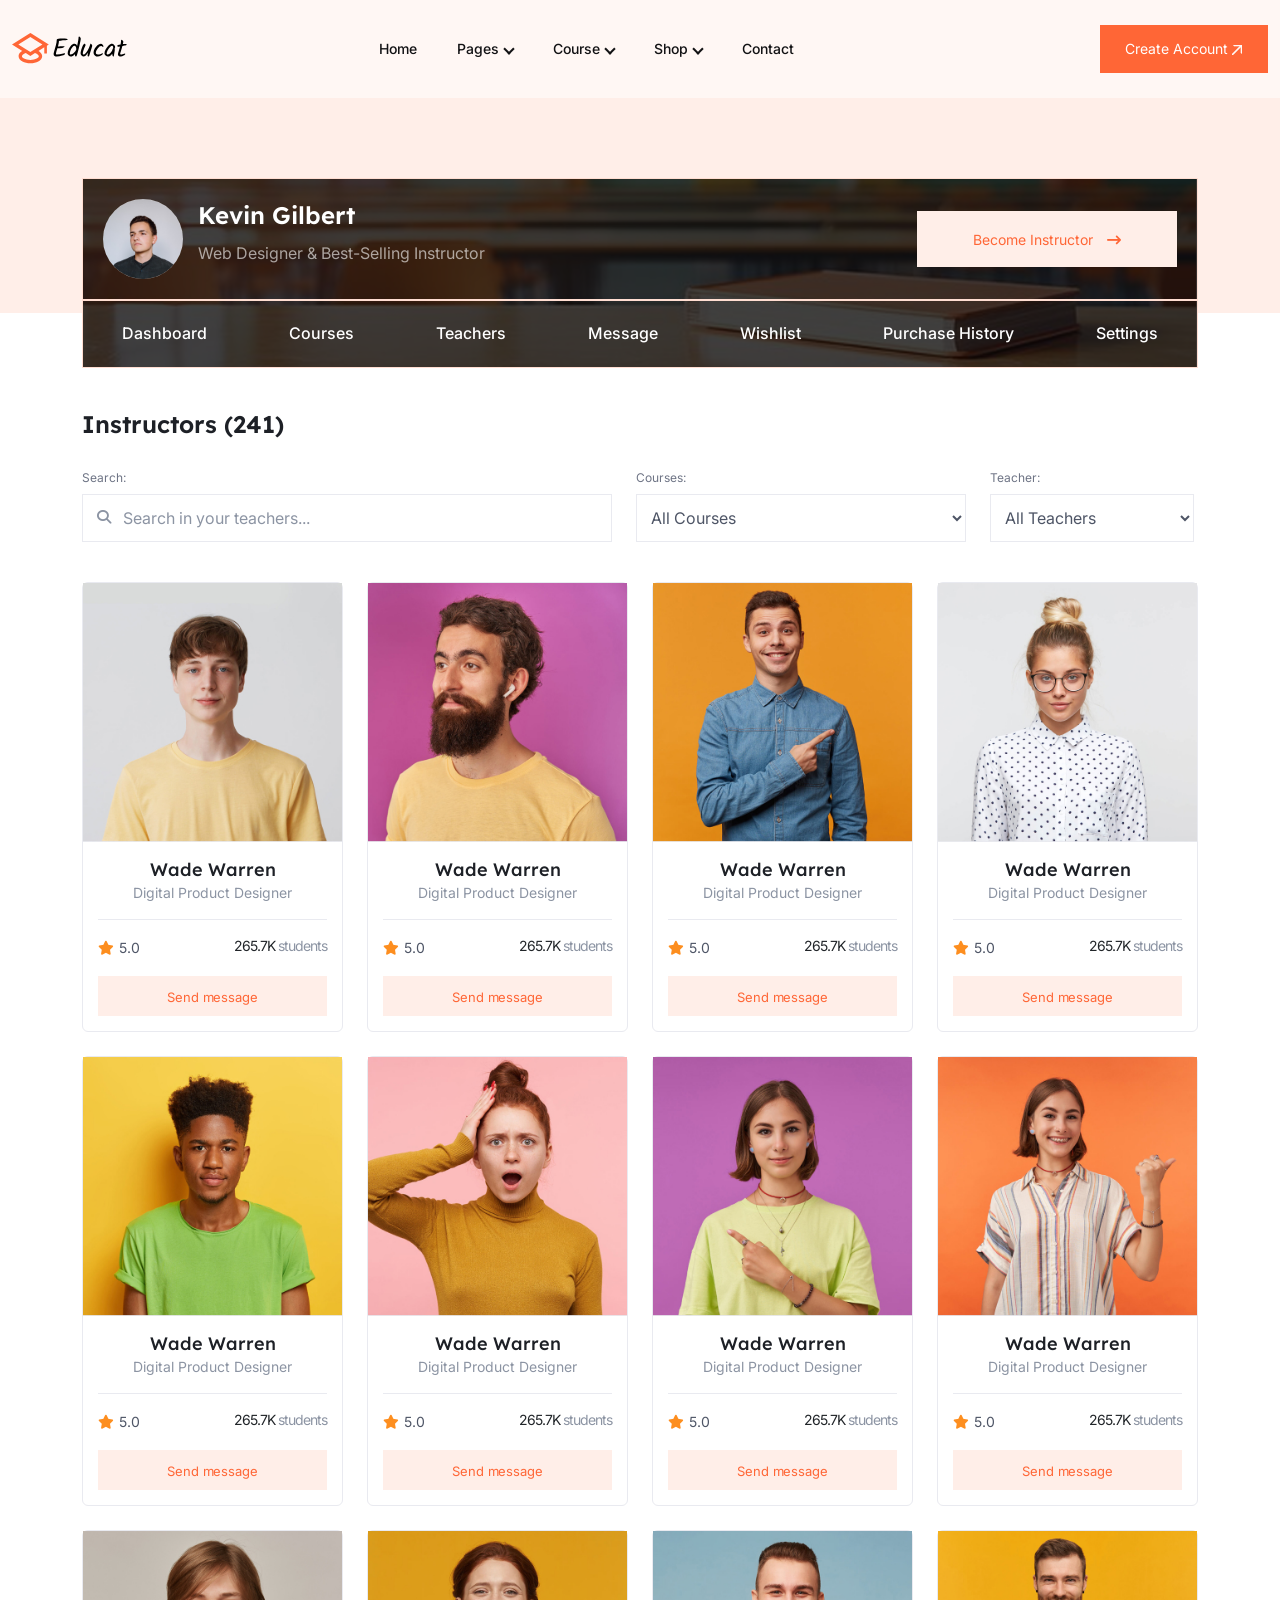
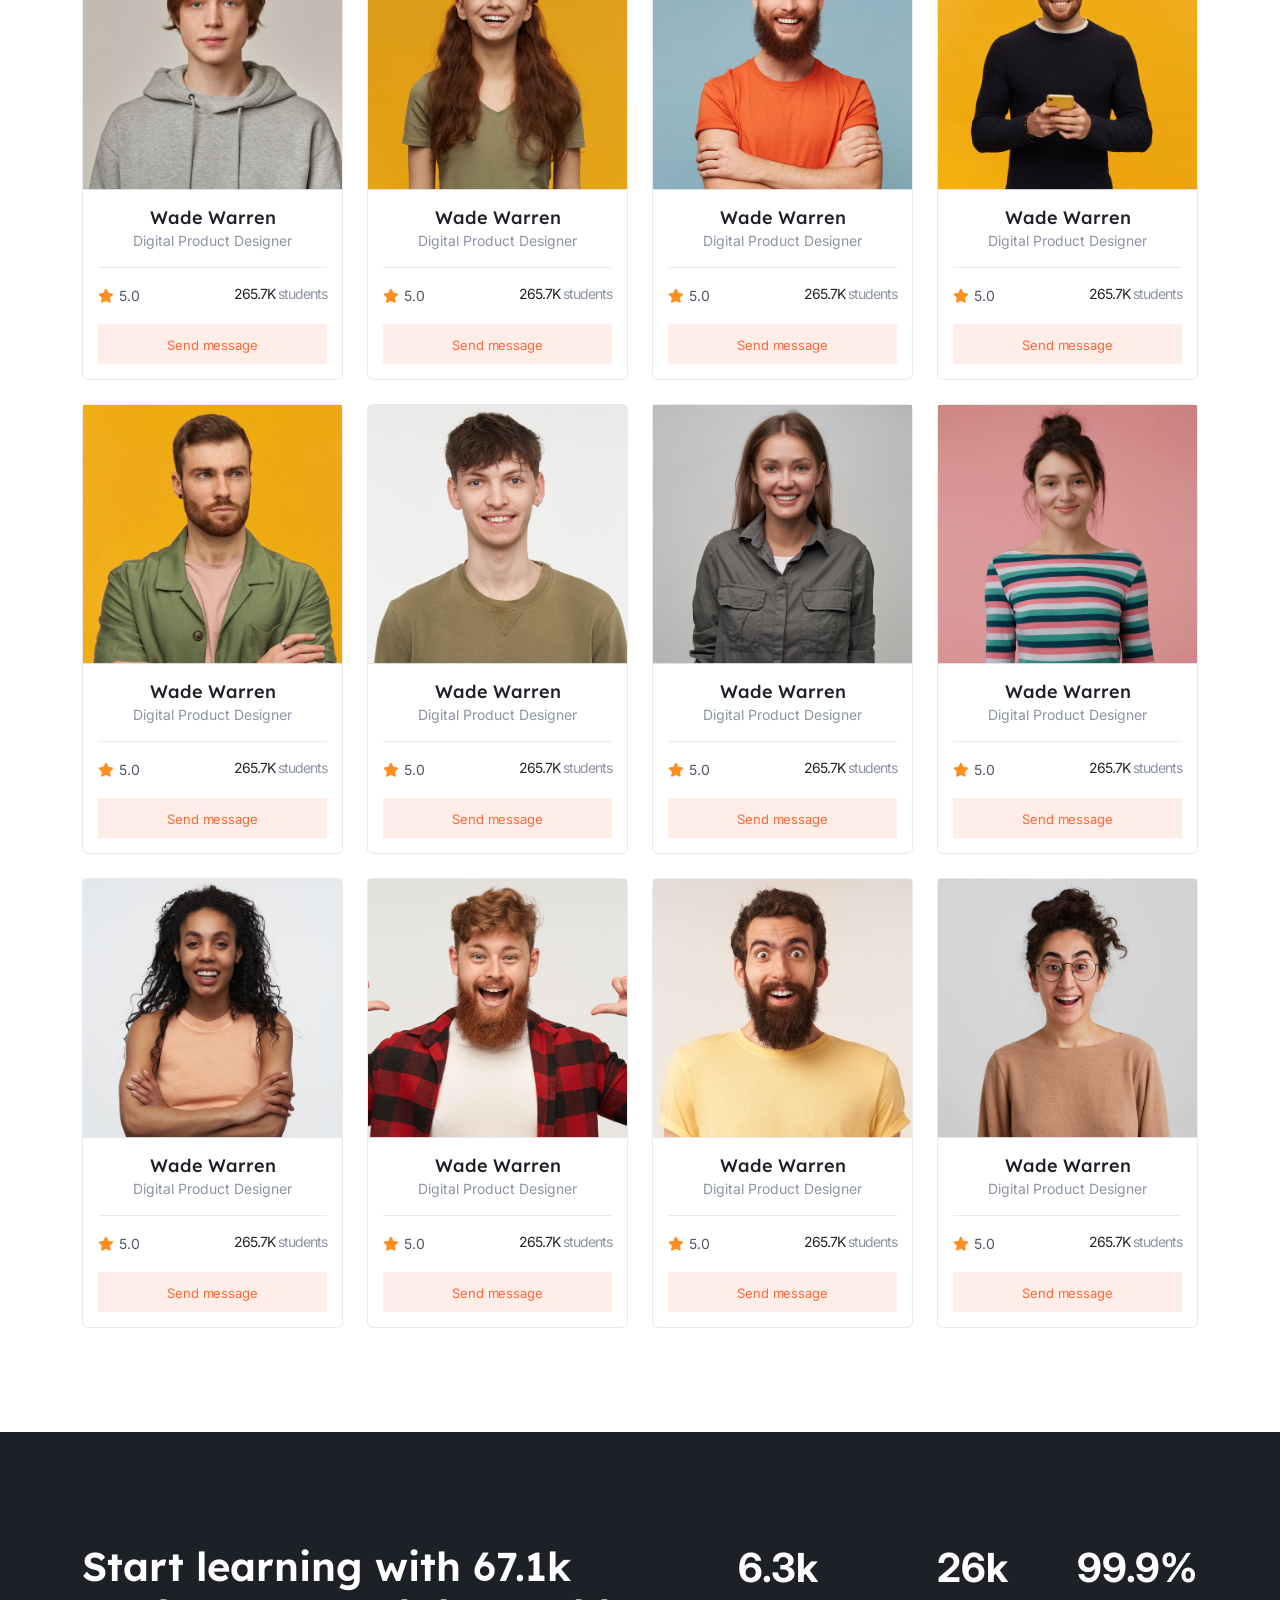
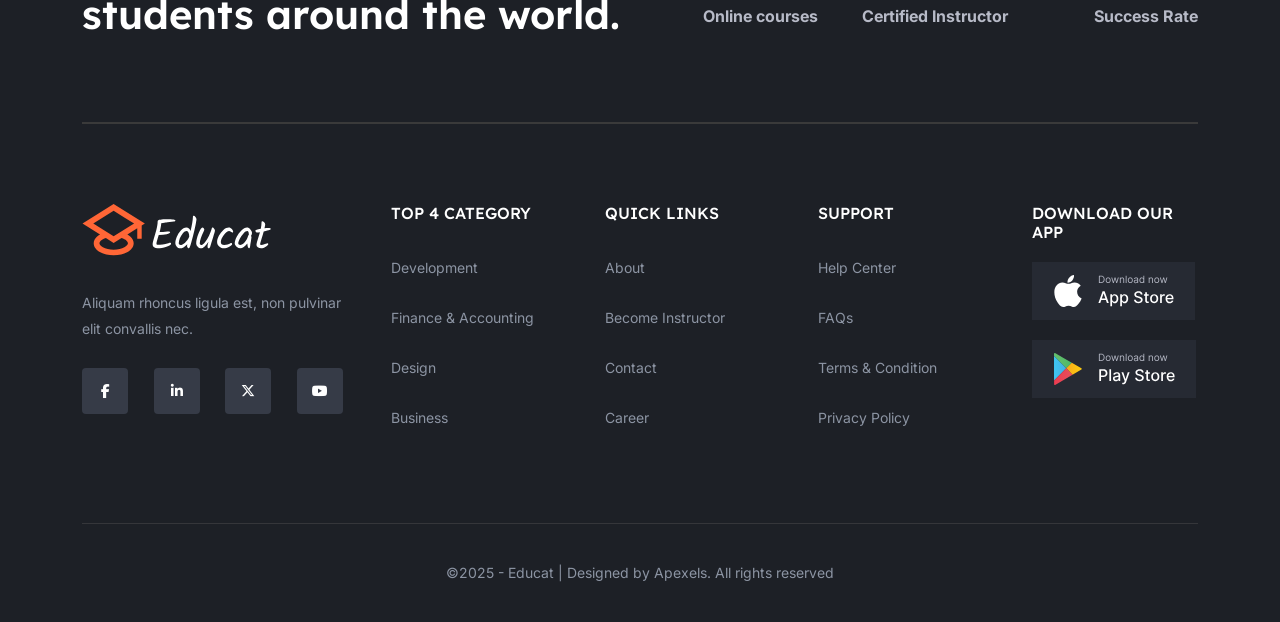
<file: student-instructor.html>
<!DOCTYPE html>
<html lang="en">
	<head>
		<meta charset="utf-8">
		<meta name="viewport" content="width=device-width, initial-scale=1">
		<title>Educat - Learning Course HTML Website Template</title>
		<link rel="icon" type="image/x-icon" href="img/favicon.png">
		<link rel="stylesheet" href="css/bootstrap.min.css">
		<link rel="stylesheet" href="css/owl.carousel.min.css">
		<link rel="stylesheet" href="css/owl.theme.default.min.css">
		<link rel="stylesheet" href="css/all.min.css">
		<link rel="stylesheet" href="css/themify-icons.css">
		<link rel="stylesheet" href="css/magnific-popup.css">
		<link rel="stylesheet" href="css/responsive.css">
		<link rel="stylesheet" href="css/style.css">
	</head>	
	
	<body>	
		<!-- Start preloader -->
		<div class="preloader">
			<div class="book">
				<svg xmlns="http://www.w3.org/2000/svg" width="80" height="63" viewBox="0 0 80 63" fill="none">
					<path d="M37.0311 61.7608C34.0598 58.2743 29.1 54.5454 24.2966 52.1862C19.4465 49.8037 14.8396 48.4806 9.6091 47.9689C8.57783 47.8689 7.72283 47.7757 7.70916 47.7623C7.69583 47.7623 7.72249 37.0018 7.77583 23.8802L7.86383 0.0233184L8.8161 0.116592C14.6633 0.696224 21.1895 2.90416 26.1274 5.98154C30.383 8.63319 34.7774 12.7279 37.5791 16.6514L38.2841 17.6388V40.3004C38.2841 52.7638 38.2308 62.9594 38.1668 62.9574C38.1001 62.9554 37.5899 62.4164 37.0311 61.7608ZM41.8748 40.2431V17.4869L43.2364 15.6687C44.9749 13.3475 48.4717 9.85041 50.7839 8.12151C56.9649 3.49844 63.6697 0.886103 71.3671 0.0999357L72.3436 0V23.8902V47.781L71.2108 47.8876C60.4927 48.8843 51.2007 53.3035 43.9327 60.86L41.8748 63V40.2431ZM48.5155 61.453C52.7222 57.5088 58.2912 54.3748 63.8853 52.8018C66.8126 51.979 70.6194 51.4047 73.1465 51.4047C74.4714 51.4047 75.2064 51.1182 75.6209 50.438C75.9329 49.925 75.9363 49.7044 75.9369 30.3461L75.9375 10.7705L76.5235 10.8771C76.8455 10.9437 77.7597 11.1969 78.5547 11.4501L80 11.9098V36.3403C80 49.7771 79.9467 60.7708 79.8807 60.7708C79.814 60.7708 78.8481 60.5642 77.7322 60.311C73.3226 59.3183 69.6912 58.9772 64.922 59.1058C59.1372 59.2657 54.6414 60.0719 49.297 61.9174L47.2657 62.6189L48.5155 61.453ZM30.7029 61.8327C28.4834 61.0386 24.8179 60.1025 22.3435 59.6988C18.9789 59.1524 16.6577 59.0072 12.5341 59.0991C8.4369 59.1858 5.95862 59.4722 2.57781 60.2391C1.63247 60.4523 0.665669 60.6721 0.429334 60.7188L0 60.8121L0.000733537 36.3163L0.00153304 11.8198L1.83681 11.2868C2.84614 10.9937 3.75995 10.7205 3.86735 10.6872C4.02268 10.6206 4.06268 14.6114 4.06268 30.2408C4.06268 51.5986 4.01601 50.408 4.92788 51.007C5.24522 51.2135 5.90455 51.3068 7.78743 51.42C15.2705 51.8464 22.3709 54.3575 28.1676 58.6301C29.4176 59.5515 32.4176 62.0819 32.5895 62.3597C32.7095 62.553 32.6295 62.533 30.7034 61.8401L30.7029 61.8327Z" fill="white"/>
				  </svg>
			</div>
		</div>
		<!-- End Preloader -->

		<!-- Start Hamburger area  -->
		<div class="ab-hamburger">
			<div class="ab-hamburger-wrapper">
				<div class="ab-hamburger-header d-flex justify-content-between align-items-center mb-50">
					<div class="ab-hamburger-logo">
					   <a href="index.html"><img src="img/logo.svg" alt=""></a>
					</div>
					<div class="ab-hamburger-close">
					   <button class="ab-hamburger-close-toggle"><i class="fa fa-times"></i></button>
					</div>
				</div>
			 
				<div class="ab-hamburger-menu d-block d-xl-none mb-50">
					<nav></nav>
				</div>
			 
				<div class="ab-hamburger-social mb-50">
					<h3 class="ab-hamburger-sm-title">Follow Me</h3>
					<a href="#"><i class="fab fa-facebook-f"></i></a>
					<a href="#"><i class="fa-brands fa-x-twitter"></i></a>
					<a href="#"><i class="fab fa-linkedin-in"></i></a>
					<a href="#"><i class="fab fa-instagram"></i></a>
				</div>
			</div>
		</div>

		<div class="ab-hamburger-overlay"></div>
		<!-- End Hamburger area  -->

		<!-- START HEADER SECTION-->
		<header class="ab-header-area">
			<div class="ab-site-header ab-style1 ab-sticky-header">
				<div class="container-fluid">
					<div class="row align-items-center">
						<div class="col-xl-2 col-md-2">
							<div class="ab-site-logo">
							   <a href="index.html"><img src="img/logo.svg" alt="Logo"></a>
							</div>
						</div>
						
						<div class="col-xl-7 col-md-7">
							<div class="ab-main-menu d-flex justify-content-center">
								<nav class="ab-nav ab-mobile-menu-active">
									<ul class="ab-nav-list">
										<li class="menu-item-children"><a href="index.html">Home</a></li>
										<li class="menu-item-children"><a href="#">Pages  <i class="arrow down"></i></a>
											<ul class="sub-menu">
												<li><a href="category.html" class="menu_item">Category</a></li>
												<li><a href="student-dashborad.html" class="menu_item">Student Dashboard</a></li>
												<li><a href="student-instructor.html" class="menu_item">Student Instructor</a></li>
												<li><a href="student-messages.html" class="menu_item">Student Messages</a></li>
												<li><a href="signup.html" class="menu_item">Sign Up</a></li>
												<li><a href="signin.html" class="menu_item">Sign In</a></li>
												<li><a href="404.html" class="menu_item">404 Page</a></li>
											</ul>
										</li>
										<li class="menu-item-children"><a href="#">Course  <i class="arrow down"></i></a>
											<ul class="sub-menu">
												<li><a href="single-course.html" class="menu_item">Single Course</a></li>
												<li><a href="course_list.html" class="menu_item">Course List</a></li>
												<li><a href="course_list_filter.html" class="menu_item">Course List Filter</a></li>
												<li><a href="student-course.html" class="menu_item">Student Course</a></li>
											</ul>
										</li>
										<li class="menu-item-children"><a href="#">Shop  <i class="arrow down"></i></a>
											<ul class="sub-menu">
												<li><a href="checkout.html" class="menu_item">Checkout</a></li>
											</ul>
										</li>
										<li><a href="contact.html">Contact</a></li>
									</ul>
								</nav>
							</div>
						</div><!-- END COL -->

						<div class="col-xl-3 col-md-3 text-end">
							<div class="buttons_area">
								<a href="signup.html" class="btn_1">Create Account  <svg xmlns="http://www.w3.org/2000/svg" width="10" height="10" viewBox="0 0 12 12" fill="none">
									<path d="M12 0.514515V9.43267C12 9.56914 11.9459 9.7 11.8494 9.79647C11.7528 9.89294 11.6219 9.94721 11.4856 9.94721C11.3491 9.94721 11.2183 9.89294 11.1217 9.79647C11.0252 9.7 10.971 9.56914 10.971 9.43267V1.75791L0.869497 11.8508C0.77398 11.9463 0.644425 12 0.509332 12C0.374252 12 0.244696 11.9463 0.149179 11.8508C0.0536616 11.7554 0 11.6258 0 11.4907C0 11.3556 0.0536616 11.2261 0.149179 11.1306L10.2421 1.02903H2.56737C2.43092 1.02903 2.30005 0.974819 2.20356 0.878326C2.10707 0.781834 2.05286 0.650973 2.05286 0.514515C2.05286 0.378056 2.10707 0.247196 2.20356 0.150703C2.30005 0.0542101 2.43092 1.21958e-05 2.56737 0H11.4856C11.6219 1.21958e-05 11.7528 0.0542101 11.8494 0.150703C11.9459 0.247196 12 0.378056 12 0.514515Z" fill="white"/>
								  </svg></a>
							</div>
							<div class="ab-main-menu-bars d-block d-xl-none">
								<button class="ab-hamburger-toogle">
									<i class="fa fa-bars"></i>
								</button>
							</div>
						</div>
					</div><!-- END COL -->
				</div><!-- END CONTAINER -->
			</div>
		</header>
		<!-- END HEADER SECTION-->
		
		<div class="student_dashboard_bg"></div>
		
		<!-- start student dashboard section -->
		<section id="student_dashboard">
			<div class="container">
				<div class="row student_al_section">
					<div class="col-lg-12">
						<div class="student_dashboard_header_bg">
							<div class="student_dashboard_header">
								<div class="Instructor_profile">
									<img src="img/kavin.png" alt="Profile Picture">
									<div class="profile_info">
										<h4>Kevin Gilbert</h4>
										<p>Web Designer & Best-Selling Instructor</p>
									</div>
								</div>
								<button class="instructor_btn">Become Instructor <i class="fa-solid fa-arrow-right-long"></i></button>
							</div>	
							<!-- student_navbar -->
							<div class="student_navbar_list">
								<ul class="student_nav_item">
									<li><a href="student-dashborad.html">Dashboard</a></li>
									<li><a href="student-course.html">Courses</a></li>
									<li><a href="#students_instractors">Teachers</a></li>
									<li><a href="student-messages.html">Message</a></li>
									<li><a href="#">Wishlist</a></li>
									<li><a href="#">Purchase History</a></li>
									<li><a href="#">Settings</a></li>								
								</ul>
							</div>
						</div>					
						<!-- Start course search bar -->
						<section id="students_instractors">
							<div class="courses_search_bar ptb_40">						
								<h2>Instructors (241)</h2>
								<div class="filters">
									<div class="filters_items">
										<form class="filters_item width_1">
											<label>Search:</label>
											<input type="text" placeholder="Search in your teachers...">
											<button type="submit"><i class="fa fa-search"></i></button>
										</form>
									</div>
									
									<div class="filters_item width_2">
										<label>Courses:</label>
										<select>
											<option value="allcourses">All Courses</option>
											<option value="oldest">Oldest</option>
											<option value="alphabetical">Alphabetical</option>
										</select>
									</div>	
									
									<div class="filters_item width_3">	
										<label>Teacher:</label>
										<select>
											<option value="allteachers">All Teachers</option>
											<option value="active">Active</option>
											<option value="completed">Completed</option>
										</select>
									</div>
								</div>
							</div>
							
							<!-- Start student_instractor section -->
							<section id="student_instractor">
								<div class="row">								
									<!-- Course Card 1 -->
									<div class="col-lg-3">
										<div class="card new_course">
											<div class="course-image">
												<img src="img/ins1.jpg" alt="">
											</div>
											<div class="student_instractor">
												<div class="student_instractor_intro">
													<h5><a href="#">Wade Warren</a></h5>
													<p>Digital Product Designer</p>
												</div>																									
												<div class="rating student_instractor_rating">
													<span><i class="fa-solid fa-star"></i>5.0</span>
													<p>265.7K <span>students</span></p>
												</div>
												<div class="learning_buttons">
													<button class="learning_btn">Send message</button>
												</div>
											</div>
										</div>
									</div>
									<!-- Add similar course cards here -->								
									<div class="col-lg-3">
										<div class="card new_course">
											<div class="course-image">
												<img src="img/ins2.jpg" alt="">
											</div>
											<div class="student_instractor">
												<div class="student_instractor_intro">
													<h5><a href="#">Wade Warren</a></h5>
													<p>Digital Product Designer</p>
												</div>																									
												<div class="rating student_instractor_rating">
													<span><i class="fa-solid fa-star"></i>5.0</span>
													<p>265.7K <span>students</span></p>
												</div>
												<div class="learning_buttons">
													<button class="learning_btn">Send message</button>
												</div>
											</div>
										</div>
									</div>
									
									<div class="col-lg-3">
										<div class="card new_course">
											<div class="course-image">
												<img src="img/ins3.jpg" alt="">
											</div>
											<div class="student_instractor">
												<div class="student_instractor_intro">
													<h5><a href="#">Wade Warren</a></h5>
													<p>Digital Product Designer</p>
												</div>																									
												<div class="rating student_instractor_rating">
													<span><i class="fa-solid fa-star"></i>5.0</span>
													<p>265.7K <span>students</span></p>
												</div>
												<div class="learning_buttons">
													<button class="learning_btn">Send message</button>
												</div>
											</div>
										</div>
									</div>
									
									<div class="col-lg-3">
										<div class="card new_course">
											<div class="course-image">
												<img src="img/ins4.jpg" alt="">
											</div>
											<div class="student_instractor">
												<div class="student_instractor_intro">
													<h5><a href="#">Wade Warren</a></h5>
													<p>Digital Product Designer</p>
												</div>																									
												<div class="rating student_instractor_rating">
													<span><i class="fa-solid fa-star"></i>5.0</span>
													<p>265.7K <span>students</span></p>
												</div>
												<div class="learning_buttons">
													<button class="learning_btn">Send message</button>
												</div>
											</div>
										</div>
									</div>
									
									<div class="col-lg-3">
										<div class="card new_course">
											<div class="course-image">
												<img src="img/ins5.jpg" alt="">
											</div>
											<div class="student_instractor">
												<div class="student_instractor_intro">
													<h5><a href="#">Wade Warren</a></h5>
													<p>Digital Product Designer</p>
												</div>																									
												<div class="rating student_instractor_rating">
													<span><i class="fa-solid fa-star"></i>5.0</span>
													<p>265.7K <span>students</span></p>
												</div>
												<div class="learning_buttons">
													<button class="learning_btn">Send message</button>
												</div>
											</div>
										</div>
									</div>
									
									<div class="col-lg-3">
										<div class="card new_course">
											<div class="course-image">
												<img src="img/ins20.jpg" alt="">
											</div>
											<div class="student_instractor">
												<div class="student_instractor_intro">
													<h5><a href="#">Wade Warren</a></h5>
													<p>Digital Product Designer</p>
												</div>																									
												<div class="rating student_instractor_rating">
													<span><i class="fa-solid fa-star"></i>5.0</span>
													<p>265.7K <span>students</span></p>
												</div>
												<div class="learning_buttons">
													<button class="learning_btn">Send message</button>
												</div>
											</div>
										</div>
									</div>
									
									<div class="col-lg-3">
										<div class="card new_course">
											<div class="course-image">
												<img src="img/ins6.jpg" alt="">
											</div>
											<div class="student_instractor">
												<div class="student_instractor_intro">
													<h5><a href="#">Wade Warren</a></h5>
													<p>Digital Product Designer</p>
												</div>																									
												<div class="rating student_instractor_rating">
													<span><i class="fa-solid fa-star"></i>5.0</span>
													<p>265.7K <span>students</span></p>
												</div>
												<div class="learning_buttons">
													<button class="learning_btn">Send message</button>
												</div>
											</div>
										</div>
									</div>
									
									<div class="col-lg-3">
										<div class="card new_course">
											<div class="course-image">
												<img src="img/ins7.jpg" alt="">
											</div>
											<div class="student_instractor">
												<div class="student_instractor_intro">
													<h5><a href="#">Wade Warren</a></h5>
													<p>Digital Product Designer</p>
												</div>																									
												<div class="rating student_instractor_rating">
													<span><i class="fa-solid fa-star"></i>5.0</span>
													<p>265.7K <span>students</span></p>
												</div>
												<div class="learning_buttons">
													<button class="learning_btn">Send message</button>
												</div>
											</div>
										</div>
									</div>
									
									<div class="col-lg-3">
										<div class="card new_course">
											<div class="course-image">
												<img src="img/ins8.jpg" alt="">
											</div>
											<div class="student_instractor">
												<div class="student_instractor_intro">
													<h5><a href="#">Wade Warren</a></h5>
													<p>Digital Product Designer</p>
												</div>																									
												<div class="rating student_instractor_rating">
													<span><i class="fa-solid fa-star"></i>5.0</span>
													<p>265.7K <span>students</span></p>
												</div>
												<div class="learning_buttons">
													<button class="learning_btn">Send message</button>
												</div>
											</div>
										</div>
									</div>
									
									<div class="col-lg-3">
										<div class="card new_course">
											<div class="course-image">
												<img src="img/ins9.jpg" alt="">
											</div>
											<div class="student_instractor">
												<div class="student_instractor_intro">
													<h5><a href="#">Wade Warren</a></h5>
													<p>Digital Product Designer</p>
												</div>																									
												<div class="rating student_instractor_rating">
													<span><i class="fa-solid fa-star"></i>5.0</span>
													<p>265.7K <span>students</span></p>
												</div>
												<div class="learning_buttons">
													<button class="learning_btn">Send message</button>
												</div>
											</div>
										</div>
									</div>
									
									<div class="col-lg-3">
										<div class="card new_course">
											<div class="course-image">
												<img src="img/ins10.jpg" alt="">
											</div>
											<div class="student_instractor">
												<div class="student_instractor_intro">
													<h5><a href="#">Wade Warren</a></h5>
													<p>Digital Product Designer</p>
												</div>																									
												<div class="rating student_instractor_rating">
													<span><i class="fa-solid fa-star"></i>5.0</span>
													<p>265.7K <span>students</span></p>
												</div>
												<div class="learning_buttons">
													<button class="learning_btn">Send message</button>
												</div>
											</div>
										</div>
									</div>
									
									<div class="col-lg-3">
										<div class="card new_course">
											<div class="course-image">
												<img src="img/ins11.jpg" alt="">
											</div>
											<div class="student_instractor">
												<div class="student_instractor_intro">
													<h5><a href="#">Wade Warren</a></h5>
													<p>Digital Product Designer</p>
												</div>																									
												<div class="rating student_instractor_rating">
													<span><i class="fa-solid fa-star"></i>5.0</span>
													<p>265.7K <span>students</span></p>
												</div>
												<div class="learning_buttons">
													<button class="learning_btn">Send message</button>
												</div>
											</div>
										</div>
									</div>
									
									<div class="col-lg-3">
										<div class="card new_course">
											<div class="course-image">
												<img src="img/ins12.jpg" alt="">
											</div>
											<div class="student_instractor">
												<div class="student_instractor_intro">
													<h5><a href="#">Wade Warren</a></h5>
													<p>Digital Product Designer</p>
												</div>																									
												<div class="rating student_instractor_rating">
													<span><i class="fa-solid fa-star"></i>5.0</span>
													<p>265.7K <span>students</span></p>
												</div>
												<div class="learning_buttons">
													<button class="learning_btn">Send message</button>
												</div>
											</div>
										</div>
									</div>
									
									<div class="col-lg-3">
										<div class="card new_course">
											<div class="course-image">
												<img src="img/ins13.jpg" alt="">
											</div>
											<div class="student_instractor">
												<div class="student_instractor_intro">
													<h5><a href="#">Wade Warren</a></h5>
													<p>Digital Product Designer</p>
												</div>																									
												<div class="rating student_instractor_rating">
													<span><i class="fa-solid fa-star"></i>5.0</span>
													<p>265.7K <span>students</span></p>
												</div>
												<div class="learning_buttons">
													<button class="learning_btn">Send message</button>
												</div>
											</div>
										</div>
									</div>
									
									<div class="col-lg-3">
										<div class="card new_course">
											<div class="course-image">
												<img src="img/ins14.jpg" alt="">
											</div>
											<div class="student_instractor">
												<div class="student_instractor_intro">
													<h5><a href="#">Wade Warren</a></h5>
													<p>Digital Product Designer</p>
												</div>																									
												<div class="rating student_instractor_rating">
													<span><i class="fa-solid fa-star"></i>5.0</span>
													<p>265.7K <span>students</span></p>
												</div>
												<div class="learning_buttons">
													<button class="learning_btn">Send message</button>
												</div>
											</div>
										</div>
									</div>
									
									<div class="col-lg-3">
										<div class="card new_course">
											<div class="course-image">
												<img src="img/ins15.jpg" alt="">
											</div>
											<div class="student_instractor">
												<div class="student_instractor_intro">
													<h5><a href="#">Wade Warren</a></h5>
													<p>Digital Product Designer</p>
												</div>																									
												<div class="rating student_instractor_rating">
													<span><i class="fa-solid fa-star"></i>5.0</span>
													<p>265.7K <span>students</span></p>
												</div>
												<div class="learning_buttons">
													<button class="learning_btn">Send message</button>
												</div>
											</div>
										</div>
									</div>
									
									<div class="col-lg-3">
										<div class="card new_course">
											<div class="course-image">
												<img src="img/ins16.jpg" alt="">
											</div>
											<div class="student_instractor">
												<div class="student_instractor_intro">
													<h5><a href="#">Wade Warren</a></h5>
													<p>Digital Product Designer</p>
												</div>																									
												<div class="rating student_instractor_rating">
													<span><i class="fa-solid fa-star"></i>5.0</span>
													<p>265.7K <span>students</span></p>
												</div>
												<div class="learning_buttons">
													<button class="learning_btn">Send message</button>
												</div>
											</div>
										</div>
									</div>
									
									<div class="col-lg-3">
										<div class="card new_course">
											<div class="course-image">
												<img src="img/ins17.jpg" alt="">
											</div>
											<div class="student_instractor">
												<div class="student_instractor_intro">
													<h5><a href="#">Wade Warren</a></h5>
													<p>Digital Product Designer</p>
												</div>																									
												<div class="rating student_instractor_rating">
													<span><i class="fa-solid fa-star"></i>5.0</span>
													<p>265.7K <span>students</span></p>
												</div>
												<div class="learning_buttons">
													<button class="learning_btn">Send message</button>
												</div>
											</div>
										</div>
									</div>
									
									<div class="col-lg-3">
										<div class="card new_course">
											<div class="course-image">
												<img src="img/ins18.jpg" alt="">
											</div>
											<div class="student_instractor">
												<div class="student_instractor_intro">
													<h5><a href="#">Wade Warren</a></h5>
													<p>Digital Product Designer</p>
												</div>																									
												<div class="rating student_instractor_rating">
													<span><i class="fa-solid fa-star"></i>5.0</span>
													<p>265.7K <span>students</span></p>
												</div>
												<div class="learning_buttons">
													<button class="learning_btn">Send message</button>
												</div>
											</div>
										</div>
									</div>
									
									<div class="col-lg-3">
										<div class="card new_course">
											<div class="course-image">
												<img src="img/ins19.jpg" alt="">
											</div>
											<div class="student_instractor">
												<div class="student_instractor_intro">
													<h5><a href="#">Wade Warren</a></h5>
													<p>Digital Product Designer</p>
												</div>																									
												<div class="rating student_instractor_rating">
													<span><i class="fa-solid fa-star"></i>5.0</span>
													<p>265.7K <span>students</span></p>
												</div>
												<div class="learning_buttons">
													<button class="learning_btn">Send message</button>
												</div>
											</div>
										</div>
									</div>
									<!-- card-->			
								</div>													
							</section>
							<!-- End learning Course section -->
						</section>							
					</div><!-- end col -->
				</div>
			</div>
		</section>
		<!-- end student dashboard section -->
		

		
		<!-- start footer section -->
		<section id="footer_section">
			<div class="footer">
				<div class="container">
					<div class="row footer_top">
						<div class="col-lg-6 col-md-12 col-sm-12">
							<div class="footer_text_top">
								<h1>Start learning with 67.1k students around the world.</h1>
							</div>
						</div>
						
						<div class="col-lg-6 col-md-12 col-sm-12">
							<div class="footer_stats">
								<div class="row">
									<div class="col-lg-4 col-md-4 col-sm-6">6.3k <span>Online courses</span></div>
									<div class="col-lg-4 col-md-4 col-sm-6">26k <span>Certified Instructor</span></div>
									<div class="col-lg-4 col-md-4 col-sm-6">99.9% <span>Success Rate</span></div>
								</div>
							</div>
						</div>
					</div>

					<div class="border_1"></div>

					<div class="row footer_middle section_padding">
						<div class="col-lg-3 col-md-6 col-sm-12 brand">
							<img src="img/LOGO3.svg" alt="">
							<p>Aliquam rhoncus ligula est, non pulvinar elit convallis nec.</p>
							
							<div class="social-icons">
								<a href="#"><i class="fa-brands fa-facebook-f"></i></a>
								<a href="#"><i class="fa-brands fa-linkedin-in"></i></a>
								<a href="#"><i class="fa-brands fa-x-twitter"></i></a>
								<a href="#"><i class="fa-brands fa-youtube"></i></a>	
							</div>
						</div>
						<div class="col-lg-2 col-md-6 col-sm-12">
							<div class="list_item">
								<h3>TOP 4 CATEGORY</h3>
								<ul>
									<li><a href="#">Development</a></li>
									<li><a href="#">Finance & Accounting</a></li>
									<li><a href="#">Design</a></li>
									<li><a href="#">Business</a></li>
								</ul>
							</div>
						</div>
						<div class="col-lg-2 col-md-6 col-sm-12 list_item">
							<h3>QUICK LINKS</h3>
							<ul>
								<li><a href="#">About</a></li>
								<li><a href="#">Become Instructor</a></li>
								<li><a href="#">Contact</a></li>
								<li><a href="#">Career</a></li>
							</ul>
						</div>
						<div class="col-lg-2 col-md-6 col-sm-12 list_item">
							<h3>SUPPORT</h3>
							<ul>
								<li><a href="#">Help Center</a></li>
								<li><a href="#">FAQs</a></li>
								<li><a href="#">Terms & Condition</a></li>
								<li><a href="#">Privacy Policy</a></li>
							</ul>
						</div>
						<div class="col-lg-2 col-md-6 col-sm-12 list_item">
							<h3>DOWNLOAD OUR APP</h3>
							<div class="icons_button">
								<a href="#"><img src="img/footer/app.svg" alt=""></a>
								<a href="#"><img src="img/footer/play.svg" alt=""></a>
							</div>
						</div>
					</div>
					
					<div class="footer-bottom">
						<a href="#"><p>©2025 - Educat | Designed by <span>Apexels</span>. All rights reserved</p></a>
					</div>	
				</div>
			</div>
		</section>
		<!-- end footer section -->
		
		
		<!-- Letest All JQuery Plugins -->
		<script src="js/jquery.min.js"></script>
		<script src="js/viewport.jquery.js"></script>
		<script src="js/bootstrap.min.js"></script>
		<script src="js/jquery.nice-select.min.js"></script>
		<script src="js/popper.min.js"></script>	
		<script src="js/owl.carousel.min.js"></script>
		<script src="js/jquery.meanmenu.min.js"></script>
		<script src="js/jquery.magnific-popup.min.js"></script>
		<script src="js/marquee.min.js"></script>
		<script src="js/main.js"></script>
	</body>
</html>
</file>
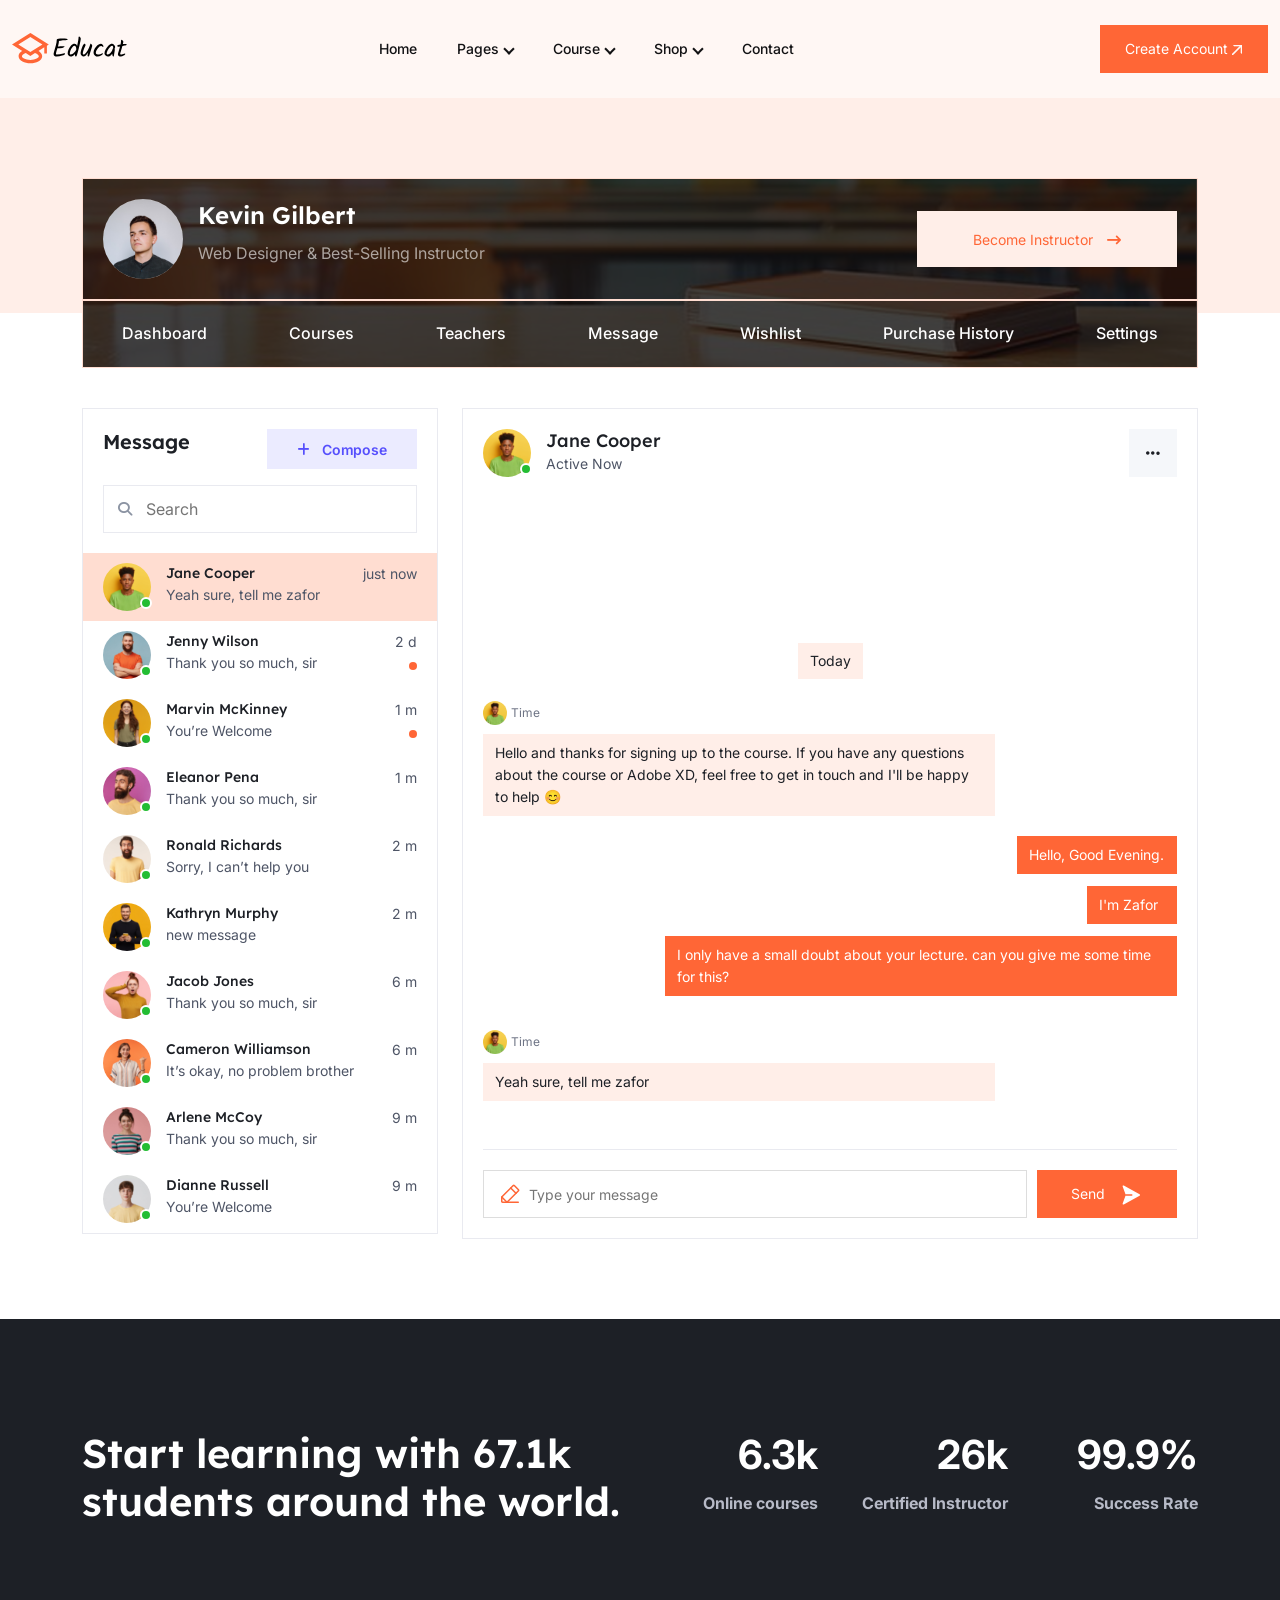
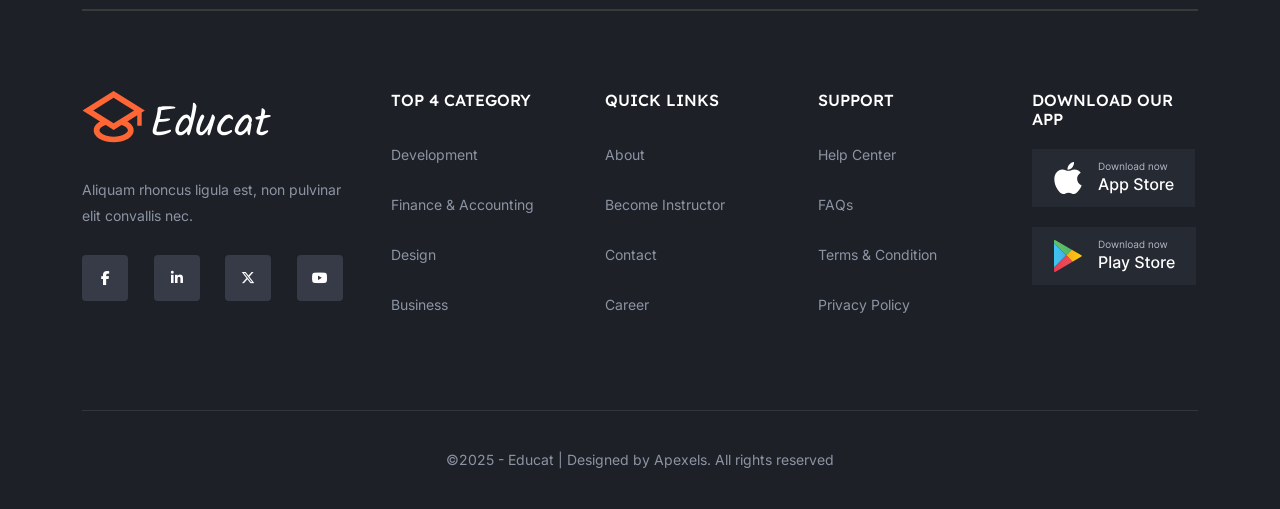
<file: student-messages.html>
<!DOCTYPE html>
<html lang="en">
	<head>
		<meta charset="utf-8">
		<meta name="viewport" content="width=device-width, initial-scale=1">
		<title>Educat - Learning Course HTML Website Template</title>
		<link rel="icon" type="image/x-icon" href="img/favicon.png">
		<link rel="stylesheet" href="css/bootstrap.min.css">
		<link rel="stylesheet" href="css/owl.carousel.min.css">
		<link rel="stylesheet" href="css/owl.theme.default.min.css">
		<link rel="stylesheet" href="css/all.min.css">
		<link rel="stylesheet" href="css/themify-icons.css">
		<link rel="stylesheet" href="css/magnific-popup.css">
		<link rel="stylesheet" href="css/responsive.css">
		<link rel="stylesheet" href="css/style.css">
	</head>	
	
	<body>	
		<!-- Start preloader -->
		<div class="preloader">
			<div class="book">
				<svg xmlns="http://www.w3.org/2000/svg" width="80" height="63" viewBox="0 0 80 63" fill="none">
					<path d="M37.0311 61.7608C34.0598 58.2743 29.1 54.5454 24.2966 52.1862C19.4465 49.8037 14.8396 48.4806 9.6091 47.9689C8.57783 47.8689 7.72283 47.7757 7.70916 47.7623C7.69583 47.7623 7.72249 37.0018 7.77583 23.8802L7.86383 0.0233184L8.8161 0.116592C14.6633 0.696224 21.1895 2.90416 26.1274 5.98154C30.383 8.63319 34.7774 12.7279 37.5791 16.6514L38.2841 17.6388V40.3004C38.2841 52.7638 38.2308 62.9594 38.1668 62.9574C38.1001 62.9554 37.5899 62.4164 37.0311 61.7608ZM41.8748 40.2431V17.4869L43.2364 15.6687C44.9749 13.3475 48.4717 9.85041 50.7839 8.12151C56.9649 3.49844 63.6697 0.886103 71.3671 0.0999357L72.3436 0V23.8902V47.781L71.2108 47.8876C60.4927 48.8843 51.2007 53.3035 43.9327 60.86L41.8748 63V40.2431ZM48.5155 61.453C52.7222 57.5088 58.2912 54.3748 63.8853 52.8018C66.8126 51.979 70.6194 51.4047 73.1465 51.4047C74.4714 51.4047 75.2064 51.1182 75.6209 50.438C75.9329 49.925 75.9363 49.7044 75.9369 30.3461L75.9375 10.7705L76.5235 10.8771C76.8455 10.9437 77.7597 11.1969 78.5547 11.4501L80 11.9098V36.3403C80 49.7771 79.9467 60.7708 79.8807 60.7708C79.814 60.7708 78.8481 60.5642 77.7322 60.311C73.3226 59.3183 69.6912 58.9772 64.922 59.1058C59.1372 59.2657 54.6414 60.0719 49.297 61.9174L47.2657 62.6189L48.5155 61.453ZM30.7029 61.8327C28.4834 61.0386 24.8179 60.1025 22.3435 59.6988C18.9789 59.1524 16.6577 59.0072 12.5341 59.0991C8.4369 59.1858 5.95862 59.4722 2.57781 60.2391C1.63247 60.4523 0.665669 60.6721 0.429334 60.7188L0 60.8121L0.000733537 36.3163L0.00153304 11.8198L1.83681 11.2868C2.84614 10.9937 3.75995 10.7205 3.86735 10.6872C4.02268 10.6206 4.06268 14.6114 4.06268 30.2408C4.06268 51.5986 4.01601 50.408 4.92788 51.007C5.24522 51.2135 5.90455 51.3068 7.78743 51.42C15.2705 51.8464 22.3709 54.3575 28.1676 58.6301C29.4176 59.5515 32.4176 62.0819 32.5895 62.3597C32.7095 62.553 32.6295 62.533 30.7034 61.8401L30.7029 61.8327Z" fill="white"/>
				  </svg>
			</div>
		</div>
		<!-- End Preloader -->

		<!-- Start Hamburger area  -->
		<div class="ab-hamburger">
			<div class="ab-hamburger-wrapper">
				<div class="ab-hamburger-header d-flex justify-content-between align-items-center mb-50">
					<div class="ab-hamburger-logo">
					   <a href="index.html"><img src="img/logo.svg" alt=""></a>
					</div>
					<div class="ab-hamburger-close">
					   <button class="ab-hamburger-close-toggle"><i class="fa fa-times"></i></button>
					</div>
				</div>
			 
				<div class="ab-hamburger-menu d-block d-xl-none mb-50">
					<nav></nav>
				</div>
			 
				<div class="ab-hamburger-social mb-50">
					<h3 class="ab-hamburger-sm-title">Follow Me</h3>
					<a href="#"><i class="fab fa-facebook-f"></i></a>
					<a href="#"><i class="fa-brands fa-x-twitter"></i></a>
					<a href="#"><i class="fab fa-linkedin-in"></i></a>
					<a href="#"><i class="fab fa-instagram"></i></a>
				</div>
			</div>
		</div>

		<div class="ab-hamburger-overlay"></div>
		<!-- End Hamburger area  -->

		<!-- START HEADER SECTION-->
		<header class="ab-header-area">
			<div class="ab-site-header ab-style1 ab-sticky-header">
				<div class="container-fluid">
					<div class="row align-items-center">
						<div class="col-xl-2 col-md-2">
							<div class="ab-site-logo">
							   <a href="index.html"><img src="img/logo.svg" alt="Logo"></a>
							</div>
						</div>
						
						<div class="col-xl-7 col-md-7">
							<div class="ab-main-menu d-flex justify-content-center">
								<nav class="ab-nav ab-mobile-menu-active">
									<ul class="ab-nav-list">
										<li class="menu-item-children"><a href="index.html">Home</a></li>
										<li class="menu-item-children"><a href="#">Pages  <i class="arrow down"></i></a>
											<ul class="sub-menu">
												<li><a href="category.html" class="menu_item">Category</a></li>
												<li><a href="student-dashborad.html" class="menu_item">Student Dashboard</a></li>
												<li><a href="student-instructor.html" class="menu_item">Student Instructor</a></li>
												<li><a href="student-messages.html" class="menu_item">Student Messages</a></li>
												<li><a href="signup.html" class="menu_item">Sign Up</a></li>
												<li><a href="signin.html" class="menu_item">Sign In</a></li>
												<li><a href="404.html" class="menu_item">404 Page</a></li>
											</ul>
										</li>
										<li class="menu-item-children"><a href="#">Course  <i class="arrow down"></i></a>
											<ul class="sub-menu">
												<li><a href="single-course.html" class="menu_item">Single Course</a></li>
												<li><a href="course_list.html" class="menu_item">Course List</a></li>
												<li><a href="course_list_filter.html" class="menu_item">Course List Filter</a></li>
												<li><a href="student-course.html" class="menu_item">Student Course</a></li>
											</ul>
										</li>
										<li class="menu-item-children"><a href="#">Shop  <i class="arrow down"></i></a>
											<ul class="sub-menu">
												<li><a href="checkout.html" class="menu_item">Checkout</a></li>
											</ul>
										</li>
										<li><a href="contact.html">Contact</a></li>
									</ul>
								</nav>
							</div>
						</div><!-- END COL -->

						<div class="col-xl-3 col-md-3 text-end">
							<div class="buttons_area">
								<a href="signup.html" class="btn_1">Create Account  <svg xmlns="http://www.w3.org/2000/svg" width="10" height="10" viewBox="0 0 12 12" fill="none">
									<path d="M12 0.514515V9.43267C12 9.56914 11.9459 9.7 11.8494 9.79647C11.7528 9.89294 11.6219 9.94721 11.4856 9.94721C11.3491 9.94721 11.2183 9.89294 11.1217 9.79647C11.0252 9.7 10.971 9.56914 10.971 9.43267V1.75791L0.869497 11.8508C0.77398 11.9463 0.644425 12 0.509332 12C0.374252 12 0.244696 11.9463 0.149179 11.8508C0.0536616 11.7554 0 11.6258 0 11.4907C0 11.3556 0.0536616 11.2261 0.149179 11.1306L10.2421 1.02903H2.56737C2.43092 1.02903 2.30005 0.974819 2.20356 0.878326C2.10707 0.781834 2.05286 0.650973 2.05286 0.514515C2.05286 0.378056 2.10707 0.247196 2.20356 0.150703C2.30005 0.0542101 2.43092 1.21958e-05 2.56737 0H11.4856C11.6219 1.21958e-05 11.7528 0.0542101 11.8494 0.150703C11.9459 0.247196 12 0.378056 12 0.514515Z" fill="white"/>
								  </svg></a>
							</div>
							<div class="ab-main-menu-bars d-block d-xl-none">
								<button class="ab-hamburger-toogle">
									<i class="fa fa-bars"></i>
								</button>
							</div>
						</div>
					</div><!-- END COL -->
				</div><!-- END CONTAINER -->
			</div>
		</header>
		<!-- END HEADER SECTION-->
		
		<div class="student_dashboard_bg"></div>
		
		<!-- start student dashboard section -->
		<section id="student_dashboard">
			<div class="container">
				<div class="row student_al_section">
					<div class="col-lg-12">
						<div class="student_dashboard_header_bg">
							<div class="student_dashboard_header">
								<div class="Instructor_profile">
									<img src="img/kavin.png" alt="Profile Picture">
									<div class="profile_info">
										<h4>Kevin Gilbert</h4>
										<p>Web Designer & Best-Selling Instructor</p>
									</div>
								</div>
								<button class="instructor_btn">Become Instructor <i class="fa-solid fa-arrow-right-long"></i></button>
							</div>	
							
							<!-- student_navbar -->
							<div class="student_navbar_list">
								<ul class="student_nav_item">
									<li><a href="student-dashborad.html">Dashboard</a></li>
									<li><a href="student-course.html">Courses</a></li>
									<li><a href="student-instructor.html">Teachers</a></li>
									<li><a href="#student_messages">Message</a></li>
									<li><a href="#">Wishlist</a></li>
									<li><a href="#">Purchase History</a></li>
									<li><a href="#">Settings</a></li>								
								</ul>
							</div>
						</div>					
						
						<!-- Start student messages section -->
						<section id="student_messages">
							<div class="row">								
								<!-- Course Card 1 -->
								<div class="col-lg-4">
									<div class="message_container">
										<div class="messages_header_section">
											<div class="messages_head">
												<h2>Message</h2>
												<button class="compose"><i class="fa-solid fa-plus"></i> Compose</button>
											</div>
											<!-- Search Bar -->
											<div class="messages_search_box">
												<form class="search_button search_form">
													<input class="w_100" type="text" placeholder="Search" name="search">
													<button type="submit"><i class="fa fa-search"></i></button>
												</form>
											</div>
										</div>	
										
										<!-- message_box -->
										<div class="message_box active_mes_bg">
											<div class="message">												
												<div class="content_all">
													<div class="content_image">
														<img src="img/message1.svg" alt="User">
														<svg xmlns="http://www.w3.org/2000/svg" width="12" height="12" viewBox="0 0 12 12" fill="none"> <circle cx="6" cy="6" r="5" fill="#23BD33" stroke="white" stroke-width="2"/></svg>
													</div>
													<div class="content">
														<h4>Jane Cooper</h4>
														<p>Yeah sure, tell me zafor</p>
													</div>
												</div>
												<div class="time">just now</div>
											</div>											
										</div>
										
										<!-- single message -->
										<div class="message_box">
											<div class="message">												
												<div class="content_all">
													<div class="content_image">
														<img src="img/message2.svg" alt="User">
														<svg xmlns="http://www.w3.org/2000/svg" width="12" height="12" viewBox="0 0 12 12" fill="none"> <circle cx="6" cy="6" r="5" fill="#23BD33" stroke="white" stroke-width="2"/></svg>
													</div>
													<div class="content">
														<h4>Jenny Wilson</h4>
														<p>Thank you so much, sir</p>
													</div>
												</div>
												<div class="time time_svg">
													<span>2 d</span>
													<svg xmlns="http://www.w3.org/2000/svg" width="8" height="8" viewBox="0 0 8 8" fill="none">
													  <circle cx="4" cy="4" r="4" fill="#FF6636"/>
													</svg>
												</div>												
											</div>											
										</div>
										
										<div class="message_box">
											<div class="message">												
												<div class="content_all">
													<div class="content_image">
														<img src="img/message3.svg" alt="User">
														<svg xmlns="http://www.w3.org/2000/svg" width="12" height="12" viewBox="0 0 12 12" fill="none"> <circle cx="6" cy="6" r="5" fill="#23BD33" stroke="white" stroke-width="2"/></svg>
													</div>
													<div class="content">
														<h4>Marvin McKinney</h4>
														<p>You’re Welcome</p>
													</div>
												</div>
												<div class="time time_svg">
													<span>1 m</span>
													<svg xmlns="http://www.w3.org/2000/svg" width="8" height="8" viewBox="0 0 8 8" fill="none">
													  <circle cx="4" cy="4" r="4" fill="#FF6636"/>
													</svg>
												</div>
											</div>											
										</div>
										
										<div class="message_box">
											<div class="message">												
												<div class="content_all">
													<div class="content_image">
														<img src="img/message4.svg" alt="User">
														<svg xmlns="http://www.w3.org/2000/svg" width="12" height="12" viewBox="0 0 12 12" fill="none"> <circle cx="6" cy="6" r="5" fill="#23BD33" stroke="white" stroke-width="2"/></svg>
													</div>
													<div class="content">
														<h4>Eleanor Pena</h4>
														<p>Thank you so much, sir</p>
													</div>
												</div>
												<div class="time">1 m</div>
											</div>											
										</div>
										
										<div class="message_box">
											<div class="message">												
												<div class="content_all">
													<div class="content_image">
														<img src="img/message5.svg" alt="User">
														<svg xmlns="http://www.w3.org/2000/svg" width="12" height="12" viewBox="0 0 12 12" fill="none"> <circle cx="6" cy="6" r="5" fill="#23BD33" stroke="white" stroke-width="2"/></svg>
													</div>
													<div class="content">
														<h4>Ronald Richards</h4>
														<p>Sorry, I can’t help you</p>
													</div>
												</div>
												<div class="time">2 m</div>
											</div>											
										</div>
										
										<div class="message_box">
											<div class="message">												
												<div class="content_all">
													<div class="content_image">
														<img src="img/message6.svg" alt="User">
														<svg xmlns="http://www.w3.org/2000/svg" width="12" height="12" viewBox="0 0 12 12" fill="none"> <circle cx="6" cy="6" r="5" fill="#23BD33" stroke="white" stroke-width="2"/></svg>
													</div>
													<div class="content">
														<h4>Kathryn Murphy</h4>
														<p>new message</p>
													</div>
												</div>
												<div class="time">2 m</div>
											</div>											
										</div>
										
										<div class="message_box">
											<div class="message">												
												<div class="content_all">
													<div class="content_image">
														<img src="img/message7.svg" alt="User">
														<svg xmlns="http://www.w3.org/2000/svg" width="12" height="12" viewBox="0 0 12 12" fill="none"> <circle cx="6" cy="6" r="5" fill="#23BD33" stroke="white" stroke-width="2"/></svg>
													</div>
													<div class="content">
														<h4>Jacob Jones</h4>
														<p>Thank you so much, sir</p>
													</div>
												</div>
												<div class="time">6 m</div>
											</div>											
										</div>
										
										<div class="message_box">
											<div class="message">												
												<div class="content_all">
													<div class="content_image">
														<img src="img/message8.svg" alt="User">
														<svg xmlns="http://www.w3.org/2000/svg" width="12" height="12" viewBox="0 0 12 12" fill="none"> <circle cx="6" cy="6" r="5" fill="#23BD33" stroke="white" stroke-width="2"/></svg>
													</div>
													<div class="content">
														<h4>Cameron Williamson</h4>
														<p>It’s okay, no problem brother</p>
													</div>
												</div>
												<div class="time">6 m</div>
											</div>											
										</div>
										
										<div class="message_box">
											<div class="message">												
												<div class="content_all">
													<div class="content_image">
														<img src="img/message9.svg" alt="User">
														<svg xmlns="http://www.w3.org/2000/svg" width="12" height="12" viewBox="0 0 12 12" fill="none"> <circle cx="6" cy="6" r="5" fill="#23BD33" stroke="white" stroke-width="2"/></svg>
													</div>
													<div class="content">
														<h4>Arlene McCoy</h4>
														<p>Thank you so much, sir</p>
													</div>
												</div>
												<div class="time">9 m</div>
											</div>											
										</div>
										
										<div class="message_box">
											<div class="message">												
												<div class="content_all">
													<div class="content_image">
														<img src="img/message10.svg" alt="User">
														<svg xmlns="http://www.w3.org/2000/svg" width="12" height="12" viewBox="0 0 12 12" fill="none"> <circle cx="6" cy="6" r="5" fill="#23BD33" stroke="white" stroke-width="2"/></svg>
													</div>
													<div class="content">
														<h4>Dianne Russell</h4>
														<p>You’re Welcome</p>
													</div>
												</div>
												<div class="time">9 m</div>
											</div>											
										</div>
										<!-- end -->
									</div>
								</div>
								
								<!-- Add similar course cards here -->								
								<div class="col-lg-8">
									<div class="chat_container">
										<!-- Header -->
										<div class="chat_header">
											<div class="chat_content">
												<div class="chat_content_image">
													<img src="img/message1.svg" alt="User">
													<svg xmlns="http://www.w3.org/2000/svg" width="12" height="12" viewBox="0 0 12 12" fill="none"> <circle cx="6" cy="6" r="5" fill="#23BD33" stroke="white" stroke-width="2"/></svg>
												</div>
												<div class="chats_name">
													<h4>Jane Cooper</h4>
													<p>Active Now</p>
												</div>
											</div>
											<div class="threedots"><i class="fa-solid fa-ellipsis"></i></div>
										</div>

										<!-- Body -->
										<div class="chat_body_container">
											<div class="top_message">											
												<span class="top_des">Today</span>
											</div>
											
											<div class="right_message ptb_20">
												<div class="right_message_top">
													<img src="img/message1.svg" alt="User">
													<span>Time</span>													
												</div>
												<p>Hello and thanks for signing up to the course. If you have any questions about the course or Adobe XD, feel free to get in touch and I'll be happy to help 😊</p>
											</div>
											
											<div class="right_message user ptb_20 pt_0">
												<div class="bubble">
													<p class="size_1">Hello, Good Evening.</p>
													<p class="size_2">I'm Zafor</p>
													<p>I only have a small doubt about your lecture. can you give me some time for this?</p>
												</div>
											</div>																			
											
											<div class="right_message">
												<div class="right_message_top">
													<img src="img/message1.svg" alt="User">
													<span>Time</span>													
												</div>
												<p>Yeah sure, tell me zafor</p>
											</div>
										</div>
										
										<div class="input-container">
											<form class="message_form">
												<input type="text" placeholder="Type your message" required>
												<svg class="input_svg" xmlns="http://www.w3.org/2000/svg" width="24" height="24" viewBox="0 0 24 24" fill="none">
												  <path d="M9 20.2499H4.5C4.30109 20.2499 4.11032 20.1709 3.96967 20.0302C3.82902 19.8896 3.75 19.6988 3.75 19.4999V15.3105C3.75 15.2121 3.7694 15.1145 3.80709 15.0235C3.84478 14.9325 3.90003 14.8499 3.96967 14.7802L15.2197 3.53022C15.3603 3.38956 15.5511 3.31055 15.75 3.31055C15.9489 3.31055 16.1397 3.38956 16.2803 3.53022L20.4697 7.71956C20.6103 7.86021 20.6893 8.05097 20.6893 8.24989C20.6893 8.4488 20.6103 8.63956 20.4697 8.78022L9 20.2499Z" stroke="#FF6636" stroke-width="1.5" stroke-linecap="round" stroke-linejoin="round"/>
												  <path d="M12.75 6L18 11.25" stroke="#FF6636" stroke-width="1.5" stroke-linecap="round" stroke-linejoin="round"/>
												  <path d="M20.2501 20.2492H9.00013L3.79785 15.0469" stroke="#FF6636" stroke-width="1.5" stroke-linecap="round" stroke-linejoin="round"/>
												</svg>
												<button type="submit">
													Send
													<svg xmlns="http://www.w3.org/2000/svg" width="24" height="24" viewBox="0 0 24 24" fill="none">
													  <path d="M20.5816 11.3465L4.74585 2.47843C4.61262 2.40383 4.4598 2.37166 4.30781 2.38624C4.15582 2.40081 4.0119 2.46143 3.89528 2.55999C3.77866 2.65855 3.6949 2.79035 3.65519 2.93779C3.61549 3.08523 3.62173 3.24127 3.67309 3.38506L6.66006 11.7486C6.71832 11.9117 6.71832 12.09 6.66006 12.2531L3.67309 20.6166C3.62173 20.7604 3.61549 20.9165 3.65519 21.0639C3.6949 21.2113 3.77866 21.3431 3.89528 21.4417C4.0119 21.5403 4.15582 21.6009 4.30781 21.6155C4.45981 21.63 4.61263 21.5979 4.74585 21.5233L20.5816 12.6552C20.6979 12.5901 20.7948 12.4951 20.8622 12.3801C20.9296 12.2651 20.9652 12.1342 20.9652 12.0008C20.9652 11.8675 20.9296 11.7366 20.8622 11.6216C20.7948 11.5066 20.6979 11.4116 20.5816 11.3465Z" fill="white"/>
													  <path d="M6.75 12H12.75" stroke="#FF6636" stroke-width="1.5" stroke-linecap="round" stroke-linejoin="round"/>
													</svg>
												</button>
											</form>
										</div>										
									</div>
								</div>																				
							</div>													
						</section>
						<!-- End learning Course section -->
					</div><!-- end col -->
				</div>
			</div>
		</section>
		<!-- end student dashboard section -->
		

		
		<!-- start footer section -->
		<section id="footer_section">
			<div class="footer">
				<div class="container">
					<div class="row footer_top">
						<div class="col-lg-6 col-md-12 col-sm-12">
							<div class="footer_text_top">
								<h1>Start learning with 67.1k students around the world.</h1>
							</div>
						</div>
						
						<div class="col-lg-6 col-md-12 col-sm-12">
							<div class="footer_stats">
								<div class="row">
									<div class="col-lg-4 col-md-4 col-sm-6">6.3k <span>Online courses</span></div>
									<div class="col-lg-4 col-md-4 col-sm-6">26k <span>Certified Instructor</span></div>
									<div class="col-lg-4 col-md-4 col-sm-6">99.9% <span>Success Rate</span></div>
								</div>
							</div>
						</div>
					</div>

					<div class="border_1"></div>

					<div class="row footer_middle section_padding">
						<div class="col-lg-3 col-md-6 col-sm-12 brand">
							<img src="img/LOGO3.svg" alt="">
							<p>Aliquam rhoncus ligula est, non pulvinar elit convallis nec.</p>
							
							<div class="social-icons">
								<a href="#"><i class="fa-brands fa-facebook-f"></i></a>
								<a href="#"><i class="fa-brands fa-linkedin-in"></i></a>
								<a href="#"><i class="fa-brands fa-x-twitter"></i></a>
								<a href="#"><i class="fa-brands fa-youtube"></i></a>	
							</div>
						</div>
						<div class="col-lg-2 col-md-6 col-sm-12">
							<div class="list_item">
								<h3>TOP 4 CATEGORY</h3>
								<ul>
									<li><a href="#">Development</a></li>
									<li><a href="#">Finance & Accounting</a></li>
									<li><a href="#">Design</a></li>
									<li><a href="#">Business</a></li>
								</ul>
							</div>
						</div>
						<div class="col-lg-2 col-md-6 col-sm-12 list_item">
							<h3>QUICK LINKS</h3>
							<ul>
								<li><a href="#">About</a></li>
								<li><a href="#">Become Instructor</a></li>
								<li><a href="#">Contact</a></li>
								<li><a href="#">Career</a></li>
							</ul>
						</div>
						<div class="col-lg-2 col-md-6 col-sm-12 list_item">
							<h3>SUPPORT</h3>
							<ul>
								<li><a href="#">Help Center</a></li>
								<li><a href="#">FAQs</a></li>
								<li><a href="#">Terms & Condition</a></li>
								<li><a href="#">Privacy Policy</a></li>
							</ul>
						</div>
						<div class="col-lg-2 col-md-6 col-sm-12 list_item">
							<h3>DOWNLOAD OUR APP</h3>
							<div class="icons_button">
								<a href="#"><img src="img/footer/app.svg" alt=""></a>
								<a href="#"><img src="img/footer/play.svg" alt=""></a>
							</div>
						</div>
					</div>
					
					<div class="footer-bottom">
						<a href="#"><p>©2025 - Educat | Designed by <span>Apexels</span>. All rights reserved</p></a>
					</div>	
				</div>
			</div>
		</section>
		<!-- end footer section -->
		
		
		<!-- Letest All JQuery Plugins -->
		<script src="js/jquery.min.js"></script>
		<script src="js/viewport.jquery.js"></script>
		<script src="js/bootstrap.min.js"></script>
		<script src="js/jquery.nice-select.min.js"></script>
		<script src="js/popper.min.js"></script>	
		<script src="js/owl.carousel.min.js"></script>
		<script src="js/jquery.meanmenu.min.js"></script>
		<script src="js/jquery.magnific-popup.min.js"></script>
		<script src="js/marquee.min.js"></script>
		<script src="js/main.js"></script>
	</body>
</html>
</file>
<file: css/themify-icons.css>
@font-face {
	font-family: 'themify';
	src:url('../webfonts/themify.eot?-fvbane');
	src:url('../webfonts/themify.eot?#iefix-fvbane') format('embedded-opentype'),
		url('../webfonts/themify.woff?-fvbane') format('woff'),
		url('../webfonts/themify.ttf?-fvbane') format('truetype'),
		url('../webfonts/themify.svg?-fvbane#themify') format('svg');
	font-weight: normal;
	font-style: normal;
}

[class^="ti-"], [class*=" ti-"] {
	font-family: 'themify';
	speak: none;
	font-style: normal;
	font-weight: normal;
	font-variant: normal;
	text-transform: none;
	line-height: 1;

	/* Better Font Rendering =========== */
	-webkit-font-smoothing: antialiased;
	-moz-osx-font-smoothing: grayscale;
}

.ti-wand:before {
	content: "\e600";
}
.ti-volume:before {
	content: "\e601";
}
.ti-user:before {
	content: "\e602";
}
.ti-unlock:before {
	content: "\e603";
}
.ti-unlink:before {
	content: "\e604";
}
.ti-trash:before {
	content: "\e605";
}
.ti-thought:before {
	content: "\e606";
}
.ti-target:before {
	content: "\e607";
}
.ti-tag:before {
	content: "\e608";
}
.ti-tablet:before {
	content: "\e609";
}
.ti-star:before {
	content: "\e60a";
}
.ti-spray:before {
	content: "\e60b";
}
.ti-signal:before {
	content: "\e60c";
}
.ti-shopping-cart:before {
	content: "\e60d";
}
.ti-shopping-cart-full:before {
	content: "\e60e";
}
.ti-settings:before {
	content: "\e60f";
}
.ti-search:before {
	content: "\e610";
}
.ti-zoom-in:before {
	content: "\e611";
}
.ti-zoom-out:before {
	content: "\e612";
}
.ti-cut:before {
	content: "\e613";
}
.ti-ruler:before {
	content: "\e614";
}
.ti-ruler-pencil:before {
	content: "\e615";
}
.ti-ruler-alt:before {
	content: "\e616";
}
.ti-bookmark:before {
	content: "\e617";
}
.ti-bookmark-alt:before {
	content: "\e618";
}
.ti-reload:before {
	content: "\e619";
}
.ti-plus:before {
	content: "\e61a";
}
.ti-pin:before {
	content: "\e61b";
}
.ti-pencil:before {
	content: "\e61c";
}
.ti-pencil-alt:before {
	content: "\e61d";
}
.ti-paint-roller:before {
	content: "\e61e";
}
.ti-paint-bucket:before {
	content: "\e61f";
}
.ti-na:before {
	content: "\e620";
}
.ti-mobile:before {
	content: "\e621";
}
.ti-minus:before {
	content: "\e622";
}
.ti-medall:before {
	content: "\e623";
}
.ti-medall-alt:before {
	content: "\e624";
}
.ti-marker:before {
	content: "\e625";
}
.ti-marker-alt:before {
	content: "\e626";
}
.ti-arrow-up:before {
	content: "\e627";
}
.ti-arrow-right:before {
	content: "\e628";
}
.ti-arrow-left:before {
	content: "\e629";
}
.ti-arrow-down:before {
	content: "\e62a";
}
.ti-lock:before {
	content: "\e62b";
}
.ti-location-arrow:before {
	content: "\e62c";
}
.ti-link:before {
	content: "\e62d";
}
.ti-layout:before {
	content: "\e62e";
}
.ti-layers:before {
	content: "\e62f";
}
.ti-layers-alt:before {
	content: "\e630";
}
.ti-key:before {
	content: "\e631";
}
.ti-import:before {
	content: "\e632";
}
.ti-image:before {
	content: "\e633";
}
.ti-heart:before {
	content: "\e634";
}
.ti-heart-broken:before {
	content: "\e635";
}
.ti-hand-stop:before {
	content: "\e636";
}
.ti-hand-open:before {
	content: "\e637";
}
.ti-hand-drag:before {
	content: "\e638";
}
.ti-folder:before {
	content: "\e639";
}
.ti-flag:before {
	content: "\e63a";
}
.ti-flag-alt:before {
	content: "\e63b";
}
.ti-flag-alt-2:before {
	content: "\e63c";
}
.ti-eye:before {
	content: "\e63d";
}
.ti-export:before {
	content: "\e63e";
}
.ti-exchange-vertical:before {
	content: "\e63f";
}
.ti-desktop:before {
	content: "\e640";
}
.ti-cup:before {
	content: "\e641";
}
.ti-crown:before {
	content: "\e642";
}
.ti-comments:before {
	content: "\e643";
}
.ti-comment:before {
	content: "\e644";
}
.ti-comment-alt:before {
	content: "\e645";
}
.ti-close:before {
	content: "\e646";
}
.ti-clip:before {
	content: "\e647";
}
.ti-angle-up:before {
	content: "\e648";
}
.ti-angle-right:before {
	content: "\e649";
}
.ti-angle-left:before {
	content: "\e64a";
}
.ti-angle-down:before {
	content: "\e64b";
}
.ti-check:before {
	content: "\e64c";
}
.ti-check-box:before {
	content: "\e64d";
}
.ti-camera:before {
	content: "\e64e";
}
.ti-announcement:before {
	content: "\e64f";
}
.ti-brush:before {
	content: "\e650";
}
.ti-briefcase:before {
	content: "\e651";
}
.ti-bolt:before {
	content: "\e652";
}
.ti-bolt-alt:before {
	content: "\e653";
}
.ti-blackboard:before {
	content: "\e654";
}
.ti-bag:before {
	content: "\e655";
}
.ti-move:before {
	content: "\e656";
}
.ti-arrows-vertical:before {
	content: "\e657";
}
.ti-arrows-horizontal:before {
	content: "\e658";
}
.ti-fullscreen:before {
	content: "\e659";
}
.ti-arrow-top-right:before {
	content: "\e65a";
}
.ti-arrow-top-left:before {
	content: "\e65b";
}
.ti-arrow-circle-up:before {
	content: "\e65c";
}
.ti-arrow-circle-right:before {
	content: "\e65d";
}
.ti-arrow-circle-left:before {
	content: "\e65e";
}
.ti-arrow-circle-down:before {
	content: "\e65f";
}
.ti-angle-double-up:before {
	content: "\e660";
}
.ti-angle-double-right:before {
	content: "\e661";
}
.ti-angle-double-left:before {
	content: "\e662";
}
.ti-angle-double-down:before {
	content: "\e663";
}
.ti-zip:before {
	content: "\e664";
}
.ti-world:before {
	content: "\e665";
}
.ti-wheelchair:before {
	content: "\e666";
}
.ti-view-list:before {
	content: "\e667";
}
.ti-view-list-alt:before {
	content: "\e668";
}
.ti-view-grid:before {
	content: "\e669";
}
.ti-uppercase:before {
	content: "\e66a";
}
.ti-upload:before {
	content: "\e66b";
}
.ti-underline:before {
	content: "\e66c";
}
.ti-truck:before {
	content: "\e66d";
}
.ti-timer:before {
	content: "\e66e";
}
.ti-ticket:before {
	content: "\e66f";
}
.ti-thumb-up:before {
	content: "\e670";
}
.ti-thumb-down:before {
	content: "\e671";
}
.ti-text:before {
	content: "\e672";
}
.ti-stats-up:before {
	content: "\e673";
}
.ti-stats-down:before {
	content: "\e674";
}
.ti-split-v:before {
	content: "\e675";
}
.ti-split-h:before {
	content: "\e676";
}
.ti-smallcap:before {
	content: "\e677";
}
.ti-shine:before {
	content: "\e678";
}
.ti-shift-right:before {
	content: "\e679";
}
.ti-shift-left:before {
	content: "\e67a";
}
.ti-shield:before {
	content: "\e67b";
}
.ti-notepad:before {
	content: "\e67c";
}
.ti-server:before {
	content: "\e67d";
}
.ti-quote-right:before {
	content: "\e67e";
}
.ti-quote-left:before {
	content: "\e67f";
}
.ti-pulse:before {
	content: "\e680";
}
.ti-printer:before {
	content: "\e681";
}
.ti-power-off:before {
	content: "\e682";
}
.ti-plug:before {
	content: "\e683";
}
.ti-pie-chart:before {
	content: "\e684";
}
.ti-paragraph:before {
	content: "\e685";
}
.ti-panel:before {
	content: "\e686";
}
.ti-package:before {
	content: "\e687";
}
.ti-music:before {
	content: "\e688";
}
.ti-music-alt:before {
	content: "\e689";
}
.ti-mouse:before {
	content: "\e68a";
}
.ti-mouse-alt:before {
	content: "\e68b";
}
.ti-money:before {
	content: "\e68c";
}
.ti-microphone:before {
	content: "\e68d";
}
.ti-menu:before {
	content: "\e68e";
}
.ti-menu-alt:before {
	content: "\e68f";
}
.ti-map:before {
	content: "\e690";
}
.ti-map-alt:before {
	content: "\e691";
}
.ti-loop:before {
	content: "\e692";
}
.ti-location-pin:before {
	content: "\e693";
}
.ti-list:before {
	content: "\e694";
}
.ti-light-bulb:before {
	content: "\e695";
}
.ti-Italic:before {
	content: "\e696";
}
.ti-info:before {
	content: "\e697";
}
.ti-infinite:before {
	content: "\e698";
}
.ti-id-badge:before {
	content: "\e699";
}
.ti-hummer:before {
	content: "\e69a";
}
.ti-home:before {
	content: "\e69b";
}
.ti-help:before {
	content: "\e69c";
}
.ti-headphone:before {
	content: "\e69d";
}
.ti-harddrives:before {
	content: "\e69e";
}
.ti-harddrive:before {
	content: "\e69f";
}
.ti-gift:before {
	content: "\e6a0";
}
.ti-game:before {
	content: "\e6a1";
}
.ti-filter:before {
	content: "\e6a2";
}
.ti-files:before {
	content: "\e6a3";
}
.ti-file:before {
	content: "\e6a4";
}
.ti-eraser:before {
	content: "\e6a5";
}
.ti-envelope:before {
	content: "\e6a6";
}
.ti-download:before {
	content: "\e6a7";
}
.ti-direction:before {
	content: "\e6a8";
}
.ti-direction-alt:before {
	content: "\e6a9";
}
.ti-dashboard:before {
	content: "\e6aa";
}
.ti-control-stop:before {
	content: "\e6ab";
}
.ti-control-shuffle:before {
	content: "\e6ac";
}
.ti-control-play:before {
	content: "\e6ad";
}
.ti-control-pause:before {
	content: "\e6ae";
}
.ti-control-forward:before {
	content: "\e6af";
}
.ti-control-backward:before {
	content: "\e6b0";
}
.ti-cloud:before {
	content: "\e6b1";
}
.ti-cloud-up:before {
	content: "\e6b2";
}
.ti-cloud-down:before {
	content: "\e6b3";
}
.ti-clipboard:before {
	content: "\e6b4";
}
.ti-car:before {
	content: "\e6b5";
}
.ti-calendar:before {
	content: "\e6b6";
}
.ti-book:before {
	content: "\e6b7";
}
.ti-bell:before {
	content: "\e6b8";
}
.ti-basketball:before {
	content: "\e6b9";
}
.ti-bar-chart:before {
	content: "\e6ba";
}
.ti-bar-chart-alt:before {
	content: "\e6bb";
}
.ti-back-right:before {
	content: "\e6bc";
}
.ti-back-left:before {
	content: "\e6bd";
}
.ti-arrows-corner:before {
	content: "\e6be";
}
.ti-archive:before {
	content: "\e6bf";
}
.ti-anchor:before {
	content: "\e6c0";
}
.ti-align-right:before {
	content: "\e6c1";
}
.ti-align-left:before {
	content: "\e6c2";
}
.ti-align-justify:before {
	content: "\e6c3";
}
.ti-align-center:before {
	content: "\e6c4";
}
.ti-alert:before {
	content: "\e6c5";
}
.ti-alarm-clock:before {
	content: "\e6c6";
}
.ti-agenda:before {
	content: "\e6c7";
}
.ti-write:before {
	content: "\e6c8";
}
.ti-window:before {
	content: "\e6c9";
}
.ti-widgetized:before {
	content: "\e6ca";
}
.ti-widget:before {
	content: "\e6cb";
}
.ti-widget-alt:before {
	content: "\e6cc";
}
.ti-wallet:before {
	content: "\e6cd";
}
.ti-video-clapper:before {
	content: "\e6ce";
}
.ti-video-camera:before {
	content: "\e6cf";
}
.ti-vector:before {
	content: "\e6d0";
}
.ti-themify-logo:before {
	content: "\e6d1";
}
.ti-themify-favicon:before {
	content: "\e6d2";
}
.ti-themify-favicon-alt:before {
	content: "\e6d3";
}
.ti-support:before {
	content: "\e6d4";
}
.ti-stamp:before {
	content: "\e6d5";
}
.ti-split-v-alt:before {
	content: "\e6d6";
}
.ti-slice:before {
	content: "\e6d7";
}
.ti-shortcode:before {
	content: "\e6d8";
}
.ti-shift-right-alt:before {
	content: "\e6d9";
}
.ti-shift-left-alt:before {
	content: "\e6da";
}
.ti-ruler-alt-2:before {
	content: "\e6db";
}
.ti-receipt:before {
	content: "\e6dc";
}
.ti-pin2:before {
	content: "\e6dd";
}
.ti-pin-alt:before {
	content: "\e6de";
}
.ti-pencil-alt2:before {
	content: "\e6df";
}
.ti-palette:before {
	content: "\e6e0";
}
.ti-more:before {
	content: "\e6e1";
}
.ti-more-alt:before {
	content: "\e6e2";
}
.ti-microphone-alt:before {
	content: "\e6e3";
}
.ti-magnet:before {
	content: "\e6e4";
}
.ti-line-double:before {
	content: "\e6e5";
}
.ti-line-dotted:before {
	content: "\e6e6";
}
.ti-line-dashed:before {
	content: "\e6e7";
}
.ti-layout-width-full:before {
	content: "\e6e8";
}
.ti-layout-width-default:before {
	content: "\e6e9";
}
.ti-layout-width-default-alt:before {
	content: "\e6ea";
}
.ti-layout-tab:before {
	content: "\e6eb";
}
.ti-layout-tab-window:before {
	content: "\e6ec";
}
.ti-layout-tab-v:before {
	content: "\e6ed";
}
.ti-layout-tab-min:before {
	content: "\e6ee";
}
.ti-layout-slider:before {
	content: "\e6ef";
}
.ti-layout-slider-alt:before {
	content: "\e6f0";
}
.ti-layout-sidebar-right:before {
	content: "\e6f1";
}
.ti-layout-sidebar-none:before {
	content: "\e6f2";
}
.ti-layout-sidebar-left:before {
	content: "\e6f3";
}
.ti-layout-placeholder:before {
	content: "\e6f4";
}
.ti-layout-menu:before {
	content: "\e6f5";
}
.ti-layout-menu-v:before {
	content: "\e6f6";
}
.ti-layout-menu-separated:before {
	content: "\e6f7";
}
.ti-layout-menu-full:before {
	content: "\e6f8";
}
.ti-layout-media-right-alt:before {
	content: "\e6f9";
}
.ti-layout-media-right:before {
	content: "\e6fa";
}
.ti-layout-media-overlay:before {
	content: "\e6fb";
}
.ti-layout-media-overlay-alt:before {
	content: "\e6fc";
}
.ti-layout-media-overlay-alt-2:before {
	content: "\e6fd";
}
.ti-layout-media-left-alt:before {
	content: "\e6fe";
}
.ti-layout-media-left:before {
	content: "\e6ff";
}
.ti-layout-media-center-alt:before {
	content: "\e700";
}
.ti-layout-media-center:before {
	content: "\e701";
}
.ti-layout-list-thumb:before {
	content: "\e702";
}
.ti-layout-list-thumb-alt:before {
	content: "\e703";
}
.ti-layout-list-post:before {
	content: "\e704";
}
.ti-layout-list-large-image:before {
	content: "\e705";
}
.ti-layout-line-solid:before {
	content: "\e706";
}
.ti-layout-grid4:before {
	content: "\e707";
}
.ti-layout-grid3:before {
	content: "\e708";
}
.ti-layout-grid2:before {
	content: "\e709";
}
.ti-layout-grid2-thumb:before {
	content: "\e70a";
}
.ti-layout-cta-right:before {
	content: "\e70b";
}
.ti-layout-cta-left:before {
	content: "\e70c";
}
.ti-layout-cta-center:before {
	content: "\e70d";
}
.ti-layout-cta-btn-right:before {
	content: "\e70e";
}
.ti-layout-cta-btn-left:before {
	content: "\e70f";
}
.ti-layout-column4:before {
	content: "\e710";
}
.ti-layout-column3:before {
	content: "\e711";
}
.ti-layout-column2:before {
	content: "\e712";
}
.ti-layout-accordion-separated:before {
	content: "\e713";
}
.ti-layout-accordion-merged:before {
	content: "\e714";
}
.ti-layout-accordion-list:before {
	content: "\e715";
}
.ti-ink-pen:before {
	content: "\e716";
}
.ti-info-alt:before {
	content: "\e717";
}
.ti-help-alt:before {
	content: "\e718";
}
.ti-headphone-alt:before {
	content: "\e719";
}
.ti-hand-point-up:before {
	content: "\e71a";
}
.ti-hand-point-right:before {
	content: "\e71b";
}
.ti-hand-point-left:before {
	content: "\e71c";
}
.ti-hand-point-down:before {
	content: "\e71d";
}
.ti-gallery:before {
	content: "\e71e";
}
.ti-face-smile:before {
	content: "\e71f";
}
.ti-face-sad:before {
	content: "\e720";
}
.ti-credit-card:before {
	content: "\e721";
}
.ti-control-skip-forward:before {
	content: "\e722";
}
.ti-control-skip-backward:before {
	content: "\e723";
}
.ti-control-record:before {
	content: "\e724";
}
.ti-control-eject:before {
	content: "\e725";
}
.ti-comments-smiley:before {
	content: "\e726";
}
.ti-brush-alt:before {
	content: "\e727";
}
.ti-youtube:before {
	content: "\e728";
}
.ti-vimeo:before {
	content: "\e729";
}
.ti-twitter:before {
	content: "\e72a";
}
.ti-time:before {
	content: "\e72b";
}
.ti-tumblr:before {
	content: "\e72c";
}
.ti-skype:before {
	content: "\e72d";
}
.ti-share:before {
	content: "\e72e";
}
.ti-share-alt:before {
	content: "\e72f";
}
.ti-rocket:before {
	content: "\e730";
}
.ti-pinterest:before {
	content: "\e731";
}
.ti-new-window:before {
	content: "\e732";
}
.ti-microsoft:before {
	content: "\e733";
}
.ti-list-ol:before {
	content: "\e734";
}
.ti-linkedin:before {
	content: "\e735";
}
.ti-layout-sidebar-2:before {
	content: "\e736";
}
.ti-layout-grid4-alt:before {
	content: "\e737";
}
.ti-layout-grid3-alt:before {
	content: "\e738";
}
.ti-layout-grid2-alt:before {
	content: "\e739";
}
.ti-layout-column4-alt:before {
	content: "\e73a";
}
.ti-layout-column3-alt:before {
	content: "\e73b";
}
.ti-layout-column2-alt:before {
	content: "\e73c";
}
.ti-instagram:before {
	content: "\e73d";
}
.ti-google:before {
	content: "\e73e";
}
.ti-github:before {
	content: "\e73f";
}
.ti-flickr:before {
	content: "\e740";
}
.ti-facebook:before {
	content: "\e741";
}
.ti-dropbox:before {
	content: "\e742";
}
.ti-dribbble:before {
	content: "\e743";
}
.ti-apple:before {
	content: "\e744";
}
.ti-android:before {
	content: "\e745";
}
.ti-save:before {
	content: "\e746";
}
.ti-save-alt:before {
	content: "\e747";
}
.ti-yahoo:before {
	content: "\e748";
}
.ti-wordpress:before {
	content: "\e749";
}
.ti-vimeo-alt:before {
	content: "\e74a";
}
.ti-twitter-alt:before {
	content: "\e74b";
}
.ti-tumblr-alt:before {
	content: "\e74c";
}
.ti-trello:before {
	content: "\e74d";
}
.ti-stack-overflow:before {
	content: "\e74e";
}
.ti-soundcloud:before {
	content: "\e74f";
}
.ti-sharethis:before {
	content: "\e750";
}
.ti-sharethis-alt:before {
	content: "\e751";
}
.ti-reddit:before {
	content: "\e752";
}
.ti-pinterest-alt:before {
	content: "\e753";
}
.ti-microsoft-alt:before {
	content: "\e754";
}
.ti-linux:before {
	content: "\e755";
}
.ti-jsfiddle:before {
	content: "\e756";
}
.ti-joomla:before {
	content: "\e757";
}
.ti-html5:before {
	content: "\e758";
}
.ti-flickr-alt:before {
	content: "\e759";
}
.ti-email:before {
	content: "\e75a";
}
.ti-drupal:before {
	content: "\e75b";
}
.ti-dropbox-alt:before {
	content: "\e75c";
}
.ti-css3:before {
	content: "\e75d";
}
.ti-rss:before {
	content: "\e75e";
}
.ti-rss-alt:before {
	content: "\e75f";
}
</file>
<file: css/responsive.css>
@media only screen and (max-width : 1199px) {
	header.ab-header-area, header .ab-sticky-active {
		padding: 15px 0;
	}
	.popular-tools-list li {
		margin-bottom: 15px;
	}
	.keyword-list li {
		margin-bottom: 10px;
	}
}
@media (min-width:992px) {
	.ab-hamburger {
        display: none !important; /* Hide hamburger menu */
    }
    .ab-hamburger-toogle {
        display: none !important; /* Hide hamburger toggle button */
    }
}
@media only screen and (max-width:991px) {
	.ab-main-menu{
		display: none !important;
	}
	.ab-main-menu-bars {
		position: absolute;
		right: 12px;
		top: 12px;
	}
	.ab-hamburger-social.mb-50 {
		margin-top: 40px !important;
	}
	.contact_card {
		margin-bottom: 20px;
	}
}
  
@media screen and (max-width:768px){
	.hero_img {
		left: 0 !important;
	}
	.section_title.earning_steps_title {
		padding-bottom: 40px;
	}
	.footer_stats {
		text-align: left !important;
	}
	.left_content h2 {
		font-size: 36px !important;;
		line-height: 46px !important
	}
	.section_title_area h2 {
		font-size: 30px !important;
	}
	.card.instructor_card {
		margin-bottom: 30px;
	}
}
@media only screen and (max-width:575px) {

}

@media screen and (min-width:320px) and (max-width:479px) {
	
}


@media screen and (max-width: 991px){	
	.buttons_area {
		display: none !important;
	}
	#keyword_section .keyword {	
		margin-bottom: 10px;
	}
	#top_rating_instructor_2 .instructor_card {
		margin-bottom: 20px;
	}
	.sidebar .nav-item .dropdown-content {
		position: inherit;
	}
	.sidebar .nav-item .dropdown {
		position: inherit;
	}
	.nav-item .dropdown-content {
		visibility: inherit !important;
	}

	.nav-item .dropdown:hover .dropdown-content {
		visibility: inherit !important;
	}

}
@media screen and (max-width: 767px){
	#keyword_section .keyword {	
		margin-bottom: 10px;
	}
	#top_rating_instructor_2 .instructor_card {
		margin-bottom: 20px !important;
	}
	.sidebar .nav-item .dropdown {
		position: inherit;
	}
	.sidebar .nav-item .dropdown-content {
		position: inherit;
	}
	.nav-item .dropdown-content {
		visibility: inherit !important;
	}

	.nav-item .dropdown:hover .dropdown-content {
		visibility: inherit !important;
	}
	.contact_page_form {
		margin-top: 30px;
	}

}
</file>
<file: css/style.css>
/**
 Theme Name: Educat - Learning Course HTML Website Template
 Author: Apexels
 Developer: Abdur Rahman
 Version: 1.0
 **/
 
/*--------------------------------------------------------------
>> TABLE OF CONTENTS:

1. Typography area
2. Preloader area
3. Button area
4. Header area
5. Hero area
6. Top Catagory area
7. All Course area
8. Top Instructor
9. Contact Us area
10. Pertnership area
11. Footer area
12. All Inner Pages Style area



/* ==========================================================================
				***Typography Area Section***
   ========================================================================== */
   

/* Google font */
@import url('https://fonts.googleapis.com/css2?family=Lexend:wght@100;200;300;400;500;600;700;800;900&family=Inter:wght@300;400;500;600;700;800&display=swap');



:root {
	--body: #fff;
	--black: #000;
	--white: #fff;
	--header: #171717;
	--text: #777777;
	--border: #d7d7d7;
	--border-2: #D4DCED;
	--bg: #F3F7FB;
	--thm-black: #121214;
	--box-shadow: 0px 4px 25px 0px rgba(0, 0, 0, 0.06);
	--primary-text-color: #FF6636;	
	--section-color-1: #EBEBFF ;
	--section-color-2: #FFF0F0;
	--section-color-3: #FFF0F0;
	--section-color-4: #E1F7E3;
	--Primary-200: #FFDDD1; 
	--text-size-30: 30px;
	--Gray-bg: #F5F7FA;
	--Gray-900: #1D2026;
	--Gray-100: #E9EAF0;
	--Gray-700: #4E5566;
	--Primary-100: #FFEEE8;
	--Gray-600: #6E7485;
	--Gray-White: #FFF;
	--thm-color: #FF6636;
	--Secondary-100: #EBEBFF;
	--Gray-500: #8C94A3;
	--Secondary-500: #564FFD;
	--Gray-200: #CED1D9;
	--Gray-50: #F5F7FA;
	--color-sub-1: #0d6efd;
	--color-sub-1-bg: rgba(13, 110, 253, 0.1);
	--color-sub-2: #23bd33;
	--color-sub-2-bg: rgba(35, 189, 51, 0.1);
	--color-sub-3: #fd8e1f;
	--color-sub-3-bg: rgba(253, 142, 31, 0.1);
	--color-sub-4: #dc3545;
	--color-sub-4-bg: rgba(220, 53, 69, 0.1);
}

/* Typography */

body {
    margin: 0;
    padding: 0;
    color: #888;
    font-size: 14px;
    line-height: 26px;
	font-family: "Inter", serif;
    overflow-x: hidden !important;
}
img {
	max-width: 100%;
}
ul {
  padding: 0;
  margin: 0;
  list-style: none;
}
li {
	list-style:none;
}
h1, h2, h1, h3, h4, h5, h6 {
	font-family: 'Lexend', sans-serif;
	font-weight: 600;
	color: #040210;
	margin:0;
	padding:0;
}
p {
	margin:0;
	padding:0;
}
a {
	text-decoration: none;
}



/* Default Spacing */
.secton_padding {
	padding-top: 100px;
	padding-bottom: 100px;
}
.section_padding {
	padding: 80px 0;
}
.mb_18 {
	margin-bottom: 18px;
}
.w_100{
	width: 100% !important;
}
.pt_0 {
	padding-top: 0px !important;
}
.mb {
    margin-bottom: 20px;
}
.margin_tb_40 {
	margin: 40px 0;
}
.ptb_40 {
	padding: 40px 0;
}
.mb_0 {
	margin-bottom: 0;
}
.mt_0 {
	margin-top: 0;
}
.left_30{
	margin-right: 30px;
}
/* End Default Spacing */

/* Start Default Color */
.bg_1{
	color: var(--color-sub-1);
	background: var(--color-sub-1-bg);
}

.bg_2{
	color: var(--color-sub-2);
	background: var(--color-sub-2-bg);
}

.bg_3{
	color: var(--color-sub-3);
	background: var(--color-sub-3-bg);
	
}

.bg_4{
	color: var(--color-sub-4);
	background: var(--color-sub-4-bg);
	
}

.gray_bg{
	background: var(--Gray-bg);
}
/* End Default Color */

/* Start Preloader */
.preloader {
    position: fixed;
    width: 100%;
    height: 100%;
    background: var(--thm-color);
    display: flex;
    justify-content: center;
    align-items: center;
    transition: opacity 0.5s ease-out;
    z-index: 999;
}
.preloader.fade-out {
    opacity: 0;
    pointer-events: none;
}
.book {
    width: 50px;
    height: 50px;
    position: relative;
    animation: flip 1s infinite;
}
@keyframes flip {
    0%, 100% { transform: rotateY(0deg); }
    50% { transform: rotateY(180deg); }
}
.book svg {
    width: 50px;
    height: 50px;
}
/* End Preloader */

/* Start BTN style */
.btn_1 {
    display: inline-block;
    width: 168px;
    height: 48px;
    line-height: 48px;
    background: #FF6636;
    text-align: center;
    color: #fff;
	cursor: pointer;
	transition: 0.4s;
}

.btn_1 path{
    stroke: #fff;
	transition: 0.4s;
}
.btn_1:hover path {
    stroke: #FF6636;
}
.btn_1:hover {
    background: #FFEEE8;
    color: #FF6636;
}
.create-account {
    border: none;
    background: #FFECE6;
    padding: 8px 15px;
    border-radius: 5px;
    margin-right: 10px;
    color: #FF6600;
    font-weight: bold;
    cursor: pointer;
}

.sign-in {
    border: none;
    background: #FF6600;
    color: white;
    padding: 8px 15px;
    border-radius: 5px;
    cursor: pointer;
}
.hero_btn {
    display: block;
    width: 175px;
    height: 50px;
    line-height: 50px;
    background: #FF6636;
    color: #fff;
    text-align: center;
	transition: 0.4s;
}
.hero_btn:hover {
    background: #FFEEE8;
    color: #FF6636;
}
.hero_btn path{
    stroke: #fff;
	transition: 0.4s;
}
.hero_btn:hover path {
    stroke: #FF6600;
}

.btn  {
    text-align: center;
    margin-top: 40px;
	padding: 0;
}
.browse_btn {
    display: inline-block;
    width: 168px;
    height: 48px;
    line-height: 48px;
    background: #FF6636;
    text-align: center;
    color: #fff;
	cursor: pointer;
	transition: 0.4s;
}
.browse_btn i {
    margin-left: 10px;
}
.browse_btn:hover {
    background: #FFEEE8;
    color: #FF6636;
}
/* End BTN style */

/* heading_subtitle_area */

.section_title_area {
    text-align: center;
    margin-bottom: 10px;
}
.section_title_area .heading_subtitle {
    background: var(--color-sub-3-bg);
	color: var(--color-sub-3);
    padding: 5px 30px;
    border-radius: 35px;
    font-size: 13px;
    letter-spacing: 0.4px;
    font-weight: 400;
}
.section_title_area .selling_subtitle {
    color: var(--color-sub-2);
    background: var(--color-sub-2-bg);
}
.section_title_area.Feature_subtitle_area {
	text-align: start;
}
.section_title_area .heading_subtitle.Feature_subtitle {
    color: var(--color-sub-3);
    background: var(--color-sub-3-bg);
}
.section_title_area .newcourse_subtitle {
    color: var(--color-sub-2);
    background: var(--color-sub-2-bg);
}
.section_title_area h2 {
    color: var(--Gray-900);
    text-align: center;
    font-size: 40px;
    font-style: normal;
    font-weight: 600;
    line-height: 48px;
    margin-bottom: 40px;
}
/* end heading_subtitle_area */



/* Start Header Area */
header.ab-header-area {
    background: rgb(255 102 54 / 5%);
}
.ab-top-header {
    position: relative;
    z-index: 1;
    padding: 12px 0;
    display: flex;
    justify-content: center;
    align-items: center;
    transition: 0.4s;
    background-color: var(--thm-black);
    overflow: hidden;
}
.ab-hamburger,
.ab-main-menu > nav > ul > li .sub-menu {
    background: var(--Gray-White);
    visibility: hidden;
}
.ab-header-top-right {
    text-align: left;
}
.ab-header-top-social,
.ab-hero-content .title span {
    display: inline-block;
}
.ab-header-top-social ul li,
.ab-single-team .social li {
    display: inline-block;
    margin-right: 5px;
}
.ab-header-top-social ul li a {
    color: rgba(255, 255, 255, 0.8);
    font-size: 20px;
}
.ab-header-bottom-right .call_to_action_btn:hover .call_to_action_content_call,
.ab-header-top-social a i:hover,
.ab-main-menu > nav > ul > li > a,
.ab-site-header.ab-style1.ab-sticky-active .ab-main-menu.landing-page > nav > ul > li > a,
.form-message {
    color: var(--thm-black);
}
.ab-top-header .ab-header-top-social.style1 {
    justify-content: flex-start;
}
.ab-top-header .ab-top-header-in {
    display: flex;
    flex-wrap: wrap;
    justify-content: flex-start;
    align-items: center;
    transition: 0.4s;
}
.ab-top-header .ab-header-top-social {
    font-size: 20px;
    display: flex;
    flex-wrap: wrap;
    justify-content: flex-end;
    align-items: center;
    transition: 0.4s;
    color: var(--Gray-White);
    text-align: center;
}
.ab-header-top-social a i {
    margin-left: 15px;
    color: var(--thm-color);
    transition: 0.3s ease-out;
    -webkit-transition: 0.3s ease-out;
}
.ab-top-header-list {
    list-style: none;
    padding: 0;
    margin: 0;
    display: flex;
    flex-wrap: wrap;
}
.ab-top-header-list li {
    margin-right: 30px;
    color: rgba(255, 255, 255, 0.8);
    font-size: 16px;
}
.ab-top-header-list li:last-child {
    margin-right: 0;
}
.ab-top-header-list li i {
    margin-right: 10px;
}
.ab-site-header.ab-style1 {
    display: flex;
    align-items: center;
    flex-wrap: wrap;
    justify-content: space-between;
    transition: 0.3s;
    background-color: transparent;
}
.ab-site-header.ab-style1.ab-sticky-active {
    position: fixed;
    top: 0;
    left: 0;
    width: 100%;
    opacity: 1;
    z-index: 990;
    visibility: visible;
    color: var(--thm-black);
    background-color: var(--Gray-White);
    -webkit-backdrop-filter: blur(16px);
    backdrop-filter: blur(16px);
    box-shadow: 0 8px 24px rgba(149, 157, 165, 0.2);
    -webkit-animation: 0.95s forwards stickyDown;
    -khtml-animation: 0.95s ease 0s normal forwards 1 running stickyDown;
    -moz-animation: 0.95s forwards stickyDown;
    -ms-animation: 0.95s ease 0s normal forwards 1 running stickyDown;
    -o-animation: 0.95s forwards stickyDown;
    animation: 0.95s forwards stickyDown;
}
@keyframes stickyDown {
    0% {
        margin-top: -150px;
    }
    100% {
        margin-top: 0;
    }
}
.ab-site-branding img {
    max-width: 150px;
    height: auto;
}
.ab-site-branding {
    font-size: 2rem;
}
.ab-main-menu nav ul {
    display: flex;
    justify-content: space-between;
    align-items: center;
    transition: 0.3s ease-out;
}
.ab-main-menu > nav > ul > li .sub-menu li > a::before,
.ab-main-menu > nav > ul > li > a {
    -webkit-transition: 0.3s ease-out;
    -moz-transition: 0.3s ease-out;
    -ms-transition: 0.3s ease-out;
    -o-transition: 0.3s ease-out;
}
.ab-course-inner-title h4:hover,
.ab-hamburger-close-toggle:hover,
.ab-hamburger-menu ul li.active > a,
.ab-hamburger-menu ul li > a:hover,
.ab-main-menu > nav > ul > li > a:active,
.ab-main-menu > nav > ul > li > a:focus,
.ab-main-menu > nav > ul > li > a:hover{
    color: var(--thm-color);
}
.ab-main-menu > nav > ul > li {
    position: relative;
    display: inline-block;
    margin-right: 40px;
}
.ab-main-menu > nav > ul > li:last-child {
    margin-right: 0 !important;
}
.ab-main-menu > nav > ul > li > a {
    position: relative;
    font-size: 14px;
    font-weight: 500;
    padding: 36px 0;
    display: block;
    text-transform: capitalize;
    transition: 0.3s ease-out;
    text-transform: capitalize;
}
.ab-main-menu > nav > ul > li .sub-menu {
    position: absolute;
    top: 100%;
    left: 0;
    display: block;
    min-width: 220px;
    transform: scaleY(0);
    transform-origin: top center;
    border-top: 4px solid var(--thm-color);
    box-shadow: 0 10px 30px 0 rgba(25, 25, 26, 0.1);
    z-index: 6;
    transition: 0.3s ease-out;
}
.ab-main-menu > nav > ul > li:hover > .sub-menu {
    transform: scaleY(1);
    visibility: visible;
}
.ab-main-menu > nav > ul > li .sub-menu li{
    position: relative;
    display: block;
    padding: 6px 0;
	transition: all 0.4s;
}
.ab-main-menu > nav > ul > li .sub-menu li:after{
	content: "";
	left: 0;
	bottom: 0;
	width: 0;
	height: 1px;
	background: #FF6636;
	transition: all 0.4s;
	position: absolute;
}
.ab-main-menu > nav > ul > li .sub-menu li:hover {
    background: rgb(255 102 54 / 10%);
}
.ab-main-menu > nav > ul > li .sub-menu li:hover:after{
	content: "";
	left: 0;
	bottom: 0;
	width: 100%;
	height: 1px;
	background: #FF6636;
	position: absolute;
}
.ab-main-menu > nav > ul > li .sub-menu li > a {
    font-weight: 500;
    padding: 3px 20px;
    display: block;
    transition: 0.3s ease-out;
    text-transform: capitalize;
    text-align: left;
    position: relative;
    color: #333;
    font-size: 14px;
    -webkit-transition: 0.3s ease-out;
    -moz-transition: 0.3s ease-out;
    -ms-transition: 0.3s ease-out;
    -o-transition: 0.3s ease-out;
}
.ab-main-menu > nav > ul > li .sub-menu li:hover > a {
    color: var(--thm-color);
}
.ab-nav-list .menu-item-children{
	position: relative;
}

.ab-main-menu > nav > ul > li .arrow {
    border: 1px solid var(--thm-black);
    border-width: 0 2px 2px 0;
    display: inline-block;
    padding: 3px;
    -webkit-transition: 0.3s ease-out;
    -moz-transition: 0.3s ease-out;
    -ms-transition: 0.3s ease-out;
    -o-transition: 0.3s ease-out;
    transition: 0.3s ease-out;
    margin: 0 0 1px 2px;
}
.ab-main-menu > nav > ul > li .down {
    transform: rotate(45deg);
    -webkit-transform: rotate(45deg);
}
.ab-main-menu > nav > ul > li:hover .arrow.down {
    transform: rotate(230deg);
    border: 1px solid var(--thm-color);
    border-width: 0 2px 2px 0;
}
.ab-main-menu-bars button {
    font-size: 18px;
    padding: 10px 15px;
    border-radius: 5px;
    color: var(--Gray-White);
    background-color: var(--thm-color);
    transition: 0.3s;
    border: none;
}
.buttons_area {
    text-align: right;
    display: inline-block;
}
.ab-hamburger,
.ab-menu-close {
    right: 0;
    -webkit-transition: 0.3s ease-out 0.3s;
    -moz-transition: 0.3s ease-out 0.3s;
    -ms-transition: 0.3s ease-out 0.3s;
    -o-transition: 0.3s ease-out 0.3s;
}
.ab-hamburger-menu {
    margin-top: 30px;
}
.ab-hamburger {
    position: fixed;
    width: 500px;
    top: 0;
    padding: 50px 40px;
    height: 100%;
    opacity: 0;
    -webkit-transform: translateX(100%);
    -moz-transform: translateX(100%);
    -ms-transform: translateX(100%);
    -o-transform: translateX(100%);
    transform: translateX(100%);
    transition: 0.3s ease-out 0.3s;
    overflow-y: scroll;
    overscroll-behavior-y: contain;
    scrollbar-width: none;
    z-index: 1088;
}
@media only screen and (max-width: 574px) {
    .ab-hamburger {
        width: 100% !important;
        padding: 35px 30px;
    }
}
@media only screen and (max-width: 400px) {
    .ab-hamburger {
        width: 100% !important;
        padding: 35px 30px;
    }
}
.ab-hamburger-open {
    opacity: 1;
    visibility: visible;
    -webkit-transform: translateX(0);
    -moz-transform: translateX(0);
    -ms-transform: translateX(0);
    -o-transform: translateX(0);
    transform: translateX(0);
}
.ab-hamburger-close-toggle {
    font-size: 30px;
    color: var(--thm-color);
    border-color: var(--thm-color);
    box-shadow: none;
    outline: none;
    background: transparent;
}
@media only screen and only screen and (min-width: 768px) and (max-width: 991px), (max-width: 575px) {
    .ab-hamburger-header {
        margin-bottom: 40px;
        border-bottom: 1px solid var(--ab-border-1);
        padding-bottom: 30px;
    }
}
.ab-hamburger-title {
    font-size: 35px;
}
.ab-hamburger-info span {
    font-size: 16px;
    display: block;
    margin-bottom: 5px;
    color: var(--thm-black);
}
.ab-hamburger-sm-title {
    font-size: 25px;
    margin-bottom: 15px;
}
.ab-hamburger-social a {
    font-size: 14px;
    width: 40px;
    height: 40px;
    line-height: 40px;
    text-align: center;
    border-radius: 8px;
    display: inline-block;
    color: var(--thm-black);
    border: 1px solid rgba(2, 11, 24, 0.1);
    margin-right: 5px;
    transition: 0.3s ease-out;
}
.ab-hamburger-social a:hover,
.blogpost-details-social a:hover {
    color: var(--Gray-White);
    background: var(--thm-color);
}
.ab-hamburger-overlay {
    position: fixed;
    top: 0;
    left: 0;
    z-index: 888;
    width: 100%;
    height: 100%;
    visibility: hidden;
    opacity: 0;
    transition: 0.45s ease-in-out;
    background: rgba(24, 24, 24, 0.4);
}
.ab-hamburger-overlay-open {
    opacity: 0.7;
    visibility: visible;
}
.ab-hamburger-menu ul,
.blogpost-comment ul li {
    list-style: none;
}
.ab-hamburger-menu ul li > a {
    padding: 8px 0;
    position: relative !important;
    display: block;
    font-size: 16px;
    color: var(--header);
    font-weight: 500;
    -webkit-transition: 0.3s ease-out;
    -moz-transition: 0.3s ease-out;
    -ms-transition: 0.3s ease-out;
    -o-transition: 0.3s ease-out;
    transition: 0.3s ease-out;
}
.ab-hamburger-menu ul li:not(:last-child) > a {
    border-bottom: 1px solid rgba(1, 15, 28, 0.1);
}
.ab-hamburger-menu ul li.active > .ab-menu-close {
    color: var(--thm-black);
    border-color: var(--thm-color);
}
.ab-hamburger-menu ul li.active > .ab-menu-close i {
    -webkit-transform: rotate(90deg);
    -moz-transform: rotate(90deg);
    -ms-transform: rotate(90deg);
    -o-transform: rotate(90deg);
    transform: rotate(90deg);
}
.ab-hamburger-menu ul li .sub-menu {
    display: none;
    padding-left: 10px;
}
.ab-hamburger-menu ul li .sub-menu.ab-mega-menu {
    padding-left: 0;
}
.ab-menu-close {
    position: absolute;
    top: 7.5px;
    border: 1px solid rgba(1, 15, 28, 0);
    height: 30px;
    width: 30px;
    text-align: center;
    font-size: 12px;
    line-height: 29px;
    transition: 0.3s ease-out 0.3s;
}
.ab-menu-close:hover {
    border: 1px solid var(--thm-black);
}
.ab-menu-close i {
    -webkit-transition: 0.3s ease-out 0.3s;
    -moz-transition: 0.3s ease-out 0.3s;
    -ms-transition: 0.3s ease-out 0.3s;
    -o-transition: 0.3s ease-out 0.3s;
    transition: 0.3s ease-out 0.3s;
}
.ab-searching-area {
    position: fixed;
    top: 50%;
    left: 50%;
    -webkit-transform: translate(-50%, -50%);
    -ms-transform: translate(-50%, -50%);
    transform: translate(-50%, -50%);
    height: 0%;
    width: 100%;
    background-color: var(--Gray-White);
    display: flex;
    align-items: center;
    justify-content: center;
    opacity: 0;
    visibility: hidden;
    -webkit-transition: 0.5s;
    -o-transition: 0.5s;
    transition: 0.5s;
    z-index: 1024;
}
.ab-searching-area.active {
    height: 100%;
    opacity: 1;
    visibility: visible;
}
.ab-searching-area .ab-searching-close-btn {
    position: absolute;
    top: 30px;
    right: 50px;
    -webkit-transform: translateX(-50%);
    -ms-transform: translateX(-50%);
    transform: translateX(-50%);
    width: 36px;
    height: 36px;
    border: 1px solid var(--thm-color);
    background-color: var(--thm-color);
    color: var(--Gray-White);
    border-radius: 50%;
    -webkit-border-radius: 5%;
    -moz-border-radius: 5%;
    -ms-border-radius: 5%;
    -o-border-radius: 5%;
    display: flex;
    align-items: center;
    justify-content: center;
    -webkit-transition: 0.5s;
    -o-transition: 0.5s;
    transition: 0.5s;
}
.ab-footer-area,
.ab-searching-area .ab-searching-close-btn:hover,
.ab-searching-area .ab-searching-form button:hover {
    background-color: var(--thm-black);
}
.ab-searching-area .ab-searching-form {
    display: flex;
    width: 500px;
}




/* Start Hero Area */

.left_content {
    padding: 80px 0 100px;
}
.left_content h2 {
    font-size: 58px;
    font-weight: 600;
    color: #1D2026;
    line-height: 70px;
    margin-bottom: 25px;
    margin-top: 30px;
}
.left_content p {
    color: #4E5566;
    font-size: 17px;
    margin-bottom: 25px;
}
.hero_img {
    padding-bottom: 50px;
    padding-top: 80px;
}
/* End Hero Area */

/* start category section */
#category .category h3 {
    font-size: 14px;
    line-height: 24px;
    margin-TOP: 8px;
}
#category .category p {
    color: #6E7485;
    font-size: 14px;
    line-height: 22px;
}
.margin_b {
    margin-bottom: 25px;
}
.dashboard_svg {
    background: #fff;
    height: 62px;
    width: 62px;
    text-align: center;
    line-height: 64px;
    transition: all 0.4s;
    overflow: hidden;
    position: relative;
}
.dashboard_svg svg{
 	position: relative;
	z-index: 2;
}
.dashboard_svg path{
	transition: all 0.4s;
}
.dashboard_course_area:hover .dashboard_svg path {
  stroke: #fff;
}
.dashboard_svg:after {
    content: "";
	position: absolute;
	width: 100%;
	height: 100%;
	top: 0;
	left: 0;
	background: #FF6636;
	transition: transform 0.5s ease;
	transform: scale(0);
}

.dashboard_course_area:hover .dashboard_svg:after{
    content: "";
	transform: scale(1);
}
.ct_bg_1{
	background: var(--color-sub-1-bg);
}
.ct_bg_2{
	background: var(--color-sub-2-bg);
}
.ct_bg_3{
	background: var(--color-sub-3-bg);
}
.ct_bg_4{
	background: var(--color-sub-4-bg);
}
#category .more_categories {
	text-align: center;
	color: #4E5566;
	font-size: 14px;
	margin-top: 20px;
}
.more_categories a.browse_more {
    color: #FF6636;
    margin-left: 10px;
}
.more_categories a.browse_more i {
    margin-left: 10px;
}
/* end category section */

/* Start pricing section */
.pricing_top_section h2 {
    text-align: center;
    margin-bottom: 40px;
}
.pricing_course {
    margin-bottom: 25px;
    background: #fff;
}
.course-info, 
.float_card {
    padding: 12px;
}
.course-info, .float_card .intro {
    font-size: 10px;
    line-height: 12px;
}
.course-info span.price {
    float: right;
    color: #FF6636;
    font-size: 16px;
    line-height: 22px;
}

.img_arrow_section img {
    width: 100%;
} 
.img_arrow_section {
    position: relative;
}

.img_arrow_section i {
    position: absolute;
    top: 50%;
    left: 50%;
    transform: translate(-50%, -50%);
    background: #FF6636;
    width: 50px;
    height: 50px;
    line-height: 50px;
    text-align: center;
    border-radius: 50%;
    font-size: 16px;
    color: #fff;
	opacity: 0;
    transition: 0.6s ease-in-out;
}
.pricing_course:hover .img_arrow_section i {
	opacity: 1;
}
.feature_card:hover .img_arrow_section i {
	opacity: 1;
}
.new_course:hover .img_arrow_section i {
	opacity: 1;
}
.all_course_card:hover .img_arrow_section i {
	opacity: 1;
}
.rating {
    padding-top: 14px;
}
.rating span {
    color: #4E5566;
	font-size: 14px;
    line-height: 20px;
}
.rating i {
    color: #FD8E1F;
    margin-right: 5px;
}
.rating p {
    float: right;
    font-size: 14px;
    line-height: 20px;
    letter-spacing: -1px;
}
.rating p span {
    color: #8C94A3;
    font-size: 14px;
    line-height: 22px;
}
.course-info .bg_1 {
    background: #FFEEE8;
    color: #993D20;
    display: inline-block;
    width: 50px;
    height: 20px;
    line-height: 20px;
    text-align: center;
}
.course-info .bg_2 {
    background: #EBEBFF;
    color: #342F98;
    display: inline-block;
    width: 94px;
    height: 20px;
    line-height: 20px;
    text-align: center;
}
.course-info .bg_3 {
    background: #E1F7E3;
    color: #15711F;
    display: inline-block;
    width: 62px;
    height: 20px;
    line-height: 20px;
    text-align: center;
}
.course-info .bg_4 {
    background: #EBEBFF;
    color: #342F98;
    display: inline-block;
    width: 72px;
    height: 20px;
    line-height: 20px;
    text-align: center;
}
.course-info .bg_5 {
    background: #FFF0F0;
    color: #882929;
    display: inline-block;
    width: 89px;
    height: 20px;
    line-height: 20px;
    text-align: center;
}
.course-info .bg_6 {
    background: #FFF2E5;
    color: #65390C;
    display: inline-block;
    width: 45px;
    height: 20px;
    line-height: 20px;
    text-align: center;
}
.course-info .bg_7 {
    background: #EBEBFF;
    color: #342F98;
    display: inline-block;
    width: 72px;
    height: 20px;
    line-height: 20px;
    text-align: center;
}
.course-info .bg_8 {
    background: #E1F7E3;
    color: #15711F;
    display: inline-block;
    width: 105px;
    height: 20px;
    line-height: 20px;
    text-align: center;
}
.course-info .bg_9 {
    background: #FFEEE8;
    color: #993D20;
    display: inline-block;
    width: 50px;
    height: 20px;
    line-height: 20px;
    text-align: center;
}
.course-info .bg_10 {
    background: #FFEEE8;
    color: #65390C;
    display: inline-block;
    width: 64px;
    height: 20px;
    line-height: 20px;
    text-align: center;
}
/* end pricing section */


/*--------------------------------------------------------------
# Testimonial Section
--------------------------------------------------------------*/
.testimonial-one {
    /* position: relative; */
    /* display: block; */
    /* padding: 120px 0 0; */
    z-index: 1;
}

.testimonial-one__wrap {
    position: relative;
    display: block;
}

.testimonial-one__list {
    /* position: relative; */
    /* display: flex; */
    /* align-items: center; */
    /* flex-wrap: wrap; */
    /* flex-wrap: nowrap; */
    /* width: fit-content; */
    /* margin: 0 -15px; */
    px; */
}

.testimonial-one__list li {
    position: relative;
    display: block;
    float: left;
    padding: 0 15px;
}

.testimonial-one__single {
    position: relative;
    display: block;
    background-color: var(--Primary-100);
    border: 1px solid var(--Primary-200);
    border-radius: 20px;
    padding: 45px 40px 45px;
}

.testimonial-one__rating {
    position: relative;
    display: flex;
    align-items: center;
    flex-wrap: wrap;
    gap: 5px;
}

.testimonial-one__rating span {
    position: relative;
    display: inline-block;
    font-size: 16px;
    color: var(--fistudy-base);
}

.testimonial-one__text {
    margin-top: 28px;
    margin-bottom: 28px;
}

.testimonial-one__client-info {
    position: relative;
    display: flex;
    align-items: center;
    flex-wrap: wrap;
    gap: 15px;
}

.testimonial-one__client-img {
    position: relative;
    display: block;
    width: 50px;
    border-radius: 50%;
    overflow: hidden;
}

.testimonial-one__client-img img {
    width: 100%;
    border-radius: 50%;
}

.testimonial-one__client-content {
    position: relative;
    display: block;
    flex: 1;
}

.testimonial-one__client-name {
    font-size: 20px;
    font-weight: 500;
    line-height: 20px;
    margin-bottom: 9px;
}

.testimonial-one__client-name a {
    color: var(--thm-color);
}

.testimonial-one__client-name a:hover {
    color: var(--thm-color);
}

.testimonial-one__client-sub-title {
    font-size: 16px;
    font-weight: 400;
    line-height: 16px;
}

.testimonial-one__list--two {
    margin-top: 30px;
}
.marquee {
    overflow: hidden;
}


/* Start feature section */
#feature {
    margin: 0 auto;
    text-align: center;
}
#feature .feature_top_section {
    display: flex;
    justify-content: space-between;
    margin-bottom: 40px;
}
#feature .feature_top_section h2 {
    color: var(--Gray-900);
    text-align: center;
    font-size: 40px;
    font-style: normal;
    font-weight: 600;
    line-height: 48px;
    letter-spacing: -0.4px;
}
#feature .feature_top_section p {
    color: var(--Gray-700);
    font-size: 14px;
    font-style: normal;
    font-weight: 400;
    line-height: 22px;
    text-align: left;
}
#feature .feature_card {
    display: flex;
    padding: 0;
    margin-bottom: 20px;
}
#feature .feature_card .course_content h5 {
    font-size: 15px;
    line-height: 22px;
    color: #1D2026;
    margin: 16px 0;
}


.instructor_2 h3 i {
	color: #FD8E1F;
}
.instructor_2 h3 span {
	color: #8C94A3;
    margin-left: 10px;
}

.meta span i {
    margin-right: 10px;
}

i.fa-regular.fa-user {
    color: #564FFD;
}
i.fa-solid.fa-signal {
    color: #E34444;
}
i.fa-regular.fa-clock {
    color: #23BD33;
}
/* End feature section */

/* Start new Course section */
.new_course_top_section h2 {
    text-align: center;
    margin-bottom: 40px;
}
/* End new Course section */

/* start earning steps */
#earning_steps {
    background-image: url(../bg/earningbg.jpg);
    background-size: cover;
    background-repeat: no-repeat;
    position: relative;
    z-index: 1;
}
#earning_steps:after {
    content: "";
    position: absolute;
    left: 0;
    top: 0;
    width: 100%;
    height: 100%;
    background: rgba(0, 0, 0, 0.7);
    z-index: -1;
}
.earning_steps_top_section {
    background-image: url(../img/Beinsg.svg);
    background-size: cover;
    background-repeat: no-repeat;
    background-position: center center;
    height: 100%;
    padding: 30px;
}
.section_title.earning_steps_title {
    padding-top: 50px;
}
.earning_steps_title h2 {
   text-align: left;
   color: var(--Gray-White);
   margin-bottom: 20px;
}
.earning_steps_title p {
    color: var(--Gray-White);
    font-size: 14px;
    margin-bottom: 30px;
}
.earning_steps_top_section .step_btn {
    width: 196px;
    text-align: center;
    color: #FF6636;
    background: #FFFFFF;
}
.earning_steps_top_section .step_btn:hover {
	background: var(--section-color-4);
	color: #23BD33;
}
.earning_steps_bottom_section {
    padding: 30px;
    background: rgb(135 135 135 / 10%);
    backdrop-filter: blur(20px);
    border: 1px solid rgb(255 255 255 / 20%);
}
.earning_steps_bottom_section h2 {
    font-size: 32px;
    line-height: 40px;
    /* letter-spacing: -1px; */
    color: var(--Gray-White);
    margin-bottom: 24px;
}
.single_step {
    display: inline-block;
    padding-bottom: 30px;
}
.step-description {
    font-size: 16px;
    font-weight: 400;
    display: block;
    color: var(--Gray-White);
}
.step-number {
    border-radius: 100px;
    width: 52px;
    height: 52px;
	font-size: 24px;
    line-height: 52px;
    color: var(--primary-text-color);
    font-weight: 600;
    float: left;
    margin-right: 15px;
    text-align: center;   
}
.step-1 {
    background: var(--section-color-1);
	color: #564FFD;
}
.step-2 {
	background: var(--section-color-2);
	color: #FF6636;
}
.step-3 {
	background: var(--section-color-3);
	color: #E34444;
}
.step-4 {
	background: var(--section-color-4);
	color: #23BD33;
}
/* end earning steps */

/* Start Top instructor rating section */
#top_rating_instructor {
    background: #fff;
}
.instructor_img {
    position: relative;
    overflow: hidden;
}
.instructor_img img {
    transition: 0.4s;
    width: 100%;
}
.instructor_img:after{
	content: "";
	position: absolute;
	top: 0;
	left: 0;
	width: 100%;
	height: 100%;
	background: rgba(0, 0, 0, 0.6);
	opacity: 0; 
	transition:  0.4s; 
}
.instructor_card:hover .instructor_img:after{
	opacity: 1;
	
}
.instructor_icons {
    opacity: 0;
    position: absolute;
    z-index: 1;
    transition: 0.4s;
    right: 0;
    left: 0;
    text-align: center;
}
.instructor_icons i {
    width: 40px;
    height: 40px;
    background: #fff;
    text-align: center;
    line-height: 40px;
    color: var(--primary-text-color);
    margin: auto 4px;
    border-radius: 5px;
    transition: 0.4s;
}
.instructor_icons i:hover {
	background: #FF6636;
	color: #fff; 
}
.instructor_card:hover .instructor_icons{
	transform: translateY(-60px);
	opacity: 1;
}
.top_rating {
    padding-top: 12px;
}
.top_rating span {
    margin-left: 5px;
}
.top_rating_head {
    text-align: center;
}
.top_rating_head h3 {
    color: #1D2026;
    font-size: 16px;
    line-height: 22px;
}
.top_rating_head p {
    padding-bottom: 12px;
    border-bottom: 2px solid #E9EAF0;
}

.top_rating_btn p {
    color: #6E7485;
    font-size: 14px;
    line-height: 22px;
    text-align: center;
    margin-top: 40px;
}
.top_rating_btn a {
    margin-left: 10px;
    color: #FF6636;
}
.top_rating_btn a i {
    margin-left: 8px;
}
/* End Top instructor rating section */

/* Start Newsletter  */ 
.bg_newsletter {
    background: var(--Primary-100);
}
.newsletter-one__inner {
    padding: 80px 0 65px;
    border-radius: 40px;
    z-index: 1;
}
.newsletter-one__title {
    font-size: 36px;
    color: var(--black);
    font-weight: 600;
    text-transform: capitalize;
}

.newsletter-one__text {
    font-size: 18px;
    font-weight: 500;
    color: var(--Gray-600);
    line-height: 28px;
    margin-top: 18px;
    /* margin-bottom: 52px; */
}

.newsletter-one__form {
    position: relative;
    max-width: 500px;
    float: right;
    width: 100%;
    margin-top: 15px;
    justify-content: center;
}

.newsletter-one__input {
    position: relative;
    display: block;
}

.newsletter-one__input input[type="text"] {
    font-size: 18px;
    color: var(--thm-color);
    font-weight: 500;
    height: 75px;
    width: 100%;
    background: transparent;
    border: 1px solid var(--thm-color);
    border-radius: 37px;
    outline: none;
    padding: 0 40px 0;
    padding-right: 172px;
}

.newsletter__btn {
    position: absolute;
    top: 10px;
    bottom: 10px;
    right: 10px;
    border-radius: 37px;
    border: none;
}
.newsletter__btn:hover{
    background-color: var(--Primary-200);
}
/* End newsletter */

/* start trusted companies section */
.trusted_companies_title h2 {
    text-align: left;
}
.text-section h2 {
    font-size: 30px;
    font-weight: 500;
    margin-bottom: 10px;
}
.text-section p {
    font-size: 14px;
    color: #6E7485;
}
.logo-grid {
  display: grid;
  grid-template-columns: repeat(4, 1fr);
  gap: 20px;
}
.logo-grid .logo-card {
  display: flex;
  justify-content: center;
  align-items: center;
  background: #fff;
  box-shadow: 0 0px 2px rgba(0, 0, 0, 0.1);
  border-radius: 8px;
  padding: 20px;
  height: 80px;
}
.logo-grid .logo-card:hover {
  box-shadow: 0 2px 5px rgba(0, 0, 0, 0.1);
}
/* end trusted companies section */

/* start footer section */

#footer_section {
    color: #fff;
    background: #1D2026;
}
.footer_top .footer_text_top h1 {
    font-size: 40px;
    line-height: 48px;
    color: #fff;
}

.footer_text_top h1 {
    color: #fff;
    margin-top: 30px;
}
.btn-orange, .btn-dark {
    border: none;
    cursor: pointer;
    border-radius: 4px;
}

button.btn-orange {
    width: 168px;
    height: 48px;
    background: #FF6636;
    color: #FFFFFF;
	transition: 0.4s;
}
button.btn-orange:hover {
    background: #fff;
    color: #000;
}

button.btn-dark {
    width: 198px;
    height: 48px;
    background: #363B47;
    color: #FFFFFF;
    margin-left: 10px;
	transition: 0.4s;
}
button.btn-dark:hover {
    background: #FF6636;
    color: #FFFFFF;
    
}
.footer_stats {
    text-align: right;
    margin: 2rem 0;
    text-align: right;
}
.footer_stats div {
    font-size: 1.5rem;
    font-weight: bold;
	font-size: 40px;
	line-height: 48px;
}
.footer_stats span {
    display: block;
    font-size: 16px;
    color: #B7BAC7;
}

.footer_top {
    padding-top: 80px;
}
.footer_middle {
    display: flex;
    justify-content: space-between;
    flex-wrap: wrap;  
}
.border_1 {
    border: 1px solid #3a3a3a;
    margin-top: 50px;
}
.brand h2 {
    margin-bottom: 1rem;
}
.brand p {
    color: #8C94A3;
    margin-top: 20px;
    margin-bottom: 26px;
}
.social-icons {
    display: flex;
    justify-content: space-between;
}
.social-icons a {
    display: block;
    width: 46px;
    height: 46px;
    background: #363B47;
    text-align: center;
    line-height: 46px;
    color: #fff;
    border-radius: 4px;
    overflow: hidden;
    position: relative;
}
.social-icons a i{
	position: relative;
	z-index: 2;
}
.social-icons a:after{
    content: "";
	position: absolute;
	width: 100%;
	height: 100%;
	top: 0;
	left: 0;
	background: #FF6636;
	transition: transform 0.5s ease;
	transform: scale(0);
	z-index: 1;
}
.social-icons a:hover:after{
    content: "";
	transform: scale(1);
}

.list_item h3 {
    font-size: 16px;
    font-weight: 500;
    margin-bottom: 20px;
    color: #fff;
}
.list_item ul li {
    transition: 0.4s;
    line-height: 50px;
}
.list_item ul li a {
	position: relative;
    color: #8C94A3;
	transition: 0.4s;
}
.list_item ul li a:after {
    position: absolute;
    content: "";
    bottom: -3px;
    left: 0;
    width: 0;
    height: 1px;
    background: #FF6636;
    transition: 0.4s;	
}
.list_item ul li a:hover:after {
    content: "";
    width: 100%;	
}
.list_item ul li a:hover{
	color: #fff;
}
.list_item ul li i {
    opacity: 0;
    margin-left: 10px;
	transition: 0.4s;
}
.list_item ul li a:hover i {
	opacity: 1;
}
.list_item .icons_button {
    display: inline-grid;
    gap: 20px;
}
.footer-bottom {
    border-top: 1px solid #35363a;
    padding: 25px 0;
    justify-content: space-between;
}
.footer-bottom a p {
    line-height: 48px;
    color: #8C94A3;
    text-align: center;
}
.language-selector select {
    background-color: #1D2026;
    color: white;
    border: 0;
    width: 200px;
    height: 48px;
    line-height: 48px;
    padding: 0 10px;
    border: 1px solid #8C94A3;
}
.language-selector select:focus {
    border: 1px solid #FF6636;
	outline:none;
}
/* end footer section */


/*******************************************************************************************
********************************** Start Page style Are ***********************************
********************************************************************************************/

/* Start style category2 section */
/* Start Popular tools section */
.category_bg_area {
	background-image: url(../bg/bg.jpg);
	background-size: cover;
	background-repeat: no-repeat;
	position: relative;
	z-index: 1;
}
.category_bg_area:after {
    content: "";
    position: absolute;
    left: 0;
    top: 0;
    width: 100%;
    height: 100%;
    background: rgba(0, 0, 0, 0.7);
    z-index: -1;
}
#popular_tools {
    padding-top: 80px;
}
.popular_tools_left h2 {
    font-size: 24px;
    line-height: 32px;
    color: #fff;
}
.popular_tools_topicon i {
    margin-left: 15px;
	transition: 0.4s;
	color: #8C94A3;
	line-height: 32px;
}
.popular_tools_topicon i:hover {
    color: #FF6636;
}
/* bottom section */
.popular-tools-list {
    margin-top: 20px;
}
.popular-tools-list li {
    display: inline-block;
    box-shadow: 0 0px 2px rgba(0, 0, 0, 0.1);
    border-radius: 4px;
    padding: 20px 30px;
    text-align: center;
    margin-right: 20px;
    border: 1px solid #E9EAF0;
    background: #FFF;
	cursor: pointer;
    transition: all 0.4s;
}
.popular-tools-list li a{
    color: #8C94A3;
    font-size: 12px;
    line-height: 16px;
    margin-top: 8px;
}
.popular-tools-list li span {
    color: #1D2026;
    font-size: 16px;
    line-height: 22px;
    transition: all 0.4s;
}
.popular-tools-list li:hover span {
	color: #FF6636;
}
.keywords_container {
    display: inline-flex;
}
.keyword-list li {
    display: inline-block;
}
/* End Popular tools section */

/* Start keyword section */
.keyword_section {
    padding-bottom: 80px;
    padding-top: 40px;
}
.keyword_section .label {
    font-size: 14px;
    font-weight: 400;
    margin-right: 10px;
    line-height: 24px;
    color: #fff;
}
.keyword_section .keyword {
    display: inline-block;
	font-size: 12px;
    padding: 6px 12px;
    margin-right: 4px;
    background-color: #F5F7FA;
    color: #1D2026;
	font-weight: 500;
	line-height: 20px;
	transition: all 0.4s;
}
.keyword_section .keyword:hover {
    background-color: #ff7043;
    color: #ffffff;
    border: none;
}
/* End keyword section */

/* Start Best selling courses section */
.ptb {
    padding-top: 100px;
	padding-bottom: 80px;
}
.pricing_top_section h2 {
    text-align: center;
    margin-bottom: 60px;
}
#best_selling_courses .size {
    width: 228px;
    margin-bottom: 25px;
}
.course-info {
    padding: 12px;
}
.course-info .intro {
    font-size: 10px;
}
.course-info span.price {
    float: right;
    color: #FF6636;
    font-size: 16px;
    line-height: 22px;
}
.course-info h5 {
    font-size: 16px;
    line-height: 20px;
    font-weight: 500;
    padding: 14px 0;
    border-bottom: 2px solid #E9EAF0;
}  
.rating {
    padding-top: 14px;
}
.rating span {
    color: #4E5566;
	font-size: 14px;
    line-height: 20px;
}
.rating i {
    color: #FD8E1F;
    margin-right: 5px;
}
.rating p {
    float: right;
    font-size: 14px;
    line-height: 20px;
    letter-spacing: -1px;
}
.rating p span {
    color: #8C94A3;
    font-size: 14px;
    line-height: 22px;
}
.course-info .bg_1 {
    background: #FFEEE8;
    color: #993D20;
    display: inline-block;
    width: 50px;
    height: 20px;
    line-height: 20px;
    text-align: center;
}
.course-info .bg_2 {
    background: #EBEBFF;
    color: #342F98;
    display: inline-block;
    width: 94px;
    height: 20px;
    line-height: 20px;
    text-align: center;
}
.course-info .bg_3 {
    background: #E1F7E3;
    color: #15711F;
    display: inline-block;
    width: 62px;
    height: 20px;
    line-height: 20px;
    text-align: center;
}
.course-info .bg_4 {
    background: #EBEBFF;
    color: #342F98;
    display: inline-block;
    width: 72px;
    height: 20px;
    line-height: 20px;
    text-align: center;
}
.course-info .bg_5 {
    background: #FFF0F0;
    color: #882929;
    display: inline-block;
    width: 89px;
    height: 20px;
    line-height: 20px;
    text-align: center;
}
/* end Best selling courses section */

/* Start Top instructor rating section */
#top_rating_instructor_2 {
    background: var(--Gray-50, #F5F7FA);
}
/* End Top instructor rating section */

/* Start All Course section */
.search-bar {
    display: flex;
}
.search_input {
    position: relative;
}
.search_input input {
    border: 1px solid #E9EAF0;
    width: 400px;
    height: 48px;
    padding-left: 45px;
    font-size: 14px;
}
.search_input input::placeholder {
	color: #1D2026;
}
.search_input input:focus {	
    outline: none;
    border: 1px solid var(--thm-color);
	color: var(--thm-color);
    background: var(--Gray-White);
}
.search_input button {
    height: 48px;
    width: 48px;
    font-size: 16px;
    border: none;
    background: transparent;
    position: absolute;
    left: 0px;
    line-height: 48px;
    padding: 0;
}
.search_input button i {
    color: #8C94A3;
}
.search_form {
    position: relative;
}
.filter {
    width: 167px;
    height: 48px;
    line-height: 48px;
    text-align: center;
    border: 1px solid #FFDDD1;
    margin-right: 15px;
    color: #FF6636;
}
.filter span {
    font-size: 16px;
	font-weight: 700;
}
.filter_color {
    color: #FF6636;
    background: #FFEEE8;
    padding: 4px 6px;
    margin-left: 15px;
    font-size: 12px;
	font-weight: 600;
}
.sort_by select {
    width: 200px;
    height: 48px;
    padding: 0 15px;
    color: #4E5566;
    font-size: 16px;
    font-weight: 400;
    line-height: 24px;
    border: 1px solid #E9EAF0;
    margin-left: 15px;
}
.sort_by select:focus {
    outline: none;
	border: 1px solid #FF6636;
}
.sort_by span {
    color: #4E5566;
    font-size: 14px;
    font-weight: 400;
    line-height: 22px;
}	
.suggestions_section {
    margin-bottom: 40px;
    background: var(--Gray-White);
    box-shadow: 0px -1px 0px 0px #E9EAF0 inset;
}
.suggestions {
	padding-top: 24px;
	padding-bottom: 16px;
}
.suggestions ul li {
    display: inline-block;
    color: #FF6636;
    font-style: normal;
    font-weight: 400;
    line-height: 22px;
    margin-right: 10px;
}
.suggestions .sugges_blc{
	  color: #1D2026;
}
.results {
    text-align: end;
	padding-top: 24px;
	padding-bottom: 16px;
}
.results .numbers {
    color: #1D2026;
    font-size: 14px;
    font-style: normal;
    font-weight: 500;
    line-height: 20px;
}
.results text {
    color: #4E5566;
    font-size: 14px;
    font-style: normal;
    font-weight: 400;
    line-height: 22px;
}
.all_course_card_info {
    padding: 12px;
}
.all_course_card_info .intro {
    font-size: 10px;
    line-height: 12px;
}
.all_course_card_info span.price {
    float: right;
    color: #FF6636;
    font-size: 16px;
    line-height: 22px;
}
.all_course_card_info h5 {
    color: #1D2026;
    font-size: 14px;
    line-height: 20px;
    letter-spacing: -1px;
    padding: 14px 0;
    border-bottom: 2px solid #E9EAF0;
}   
.all_course_card_info .intro {
    display: inline-block;
    width: 50px;
    height: 20px;
    line-height: 20px;
    text-align: center;
}
.all_course_card_info .rating {
    padding-top: 14px;
}
.all_course_card_info .rating span {
    color: #4E5566;
	font-size: 14px;
    line-height: 20px;
}
.all_course_card_info .rating i {
    color: #FD8E1F;
    margin-right: 5px;
}
.all_course_card_info .rating p {
    float: right;
    font-size: 14px;
    line-height: 20px;
    letter-spacing: -1px;
}
.all_course_card_info .rating p span {
    color: #8C94A3;
    font-size: 14px;
    line-height: 22px;
}
.all_course_card_info .rating p i {
    color: #564FFD;
}
.all_course_card {
    margin-bottom: 24px;
}
.all_course_card .mb_0 {
	margin-bottom: 0px;
}
/* End All Course section */
/* End stylecategory2 section */


/**************************************** Start course_list_3 section ***********************************************/

/* Start keyword section */
.keyword_section {
    padding-bottom: 80px;
    padding-top: 40px;
}
.label {
	font-size: 14px;
    font-weight: 400;
    margin-right: 10px;
	line-height: 24px;
	color: #1D2026;
}
.keyword {
    display: inline-block;
	font-size: 12px;
    padding: 6px 12px;
    margin-right: 4px;
    background-color: #F5F7FA;
    color: #1D2026;
	 font-weight: 500;
	line-height: 20px;
}
.keyword:hover {
    background-color: #ff7043;
    color: #ffffff;
    border: none;
}
/* End keyword section */

/* Start All Course section */
.all_course_card_info {
    padding: 12px;
}
.all_course_card_info span.price {
    float: right;
    color: #FF6636;
    font-size: 16px;
    line-height: 22px;
}
.all_course_card_info h5 {
    color: #1D2026;
    font-size: 14px;
    line-height: 20px;
    letter-spacing: -1px;
    padding: 14px 0;
    border-bottom: 2px solid #E9EAF0;
}   
.all_course_card_info .rating {
    padding-top: 14px;
}
.all_course_card_info .rating span {
    color: #4E5566;
	font-size: 14px;
    line-height: 20px;
}
.all_course_card_info .rating i {
    color: #FD8E1F;
    margin-right: 5px;
}
.all_course_card_info .rating p {
    float: right;
    font-size: 14px;
    line-height: 20px;
    letter-spacing: -1px;
}
.all_course_card_info .rating p span {
    color: #8C94A3;
    font-size: 14px;
    line-height: 22px;
}
.all_course_card_info .rating p i {
    color: #564FFD;
}
.all_course_card {
    margin-bottom: 24px;
}
.all_course_card .mb_0 {
	margin-bottom: 0px;
}
/* End All Course section */

/* End course_list_3 section */


/* Start course_list_4_filter section */
/* Start Course Card left side */
.accordion .accordion-body.p_0 {
    padding: 0;
}
.accordion .accordion-header h3 {
    color: var(--Gray-900, #1D2026);
    font-size: 18px;
    font-style: normal;
    font-weight: 500;
    line-height: 100%;
    text-transform: uppercase;
}
.accordion .accordion-header span {
    color: var(--Gray-900, #1D2026);
    font-size: 14px;
    font-style: normal;
    font-weight: 500;
    line-height: 20px;
}
.accordion .accordion-header .accordion-button::after{
	display: none;
}
.accordion .according_icon,
.accordion .according_icon path{
	transition: 0.3s;
}
.accordion .accordion-header:hover .according_icon path {
  stroke: #FF6636;
}
.accordion .according_icon svg {
    margin-right: 6px;
}
.accordion button.accordion-button.collapsed {
    box-shadow: none;
    outline: none;
}
.accordion .accordion-button i {
  margin-left: auto;
  font-size: 18px;
  color: #888;
  transition: transform 0.3s ease, color 0.3s ease;
}
.accordion .accordion-button:not(.collapsed){
	background-color: #fff !important;
}
.accordion button.accordion-button:focus {
    outline: none;
    box-shadow: none;
}

.accordion .accordion-button:not(.collapsed) i {
	transform: rotate(180deg);
	color: #ff5a1f;
}


.accordion .accordion-button:hover i {
  color: #ff5a1f;
}

.subcategory li {
    display: flex;
    gap: 10px;
    margin-bottom: 10px;
	color: #4E5566;
}
.subcategory li label {
    display: flex;
    width: 200px;
    justify-content: space-between;
    align-items: center;
    font-size: 13px;
}
.rating_sec li {
    display: flex;
    gap: 10px;
    margin-bottom: 10px;
	color: #4E5566;
	font-size: 13px;
}
.rating_sec li label {
	display: flex;
    width: 200px;
    align-items: center;
    
}
.rating_sec li label i {
    color: #FD8E1F;
    margin-right: 8px;
}

.margin_top_20 {
    margin-top: 20px;
}

.price-filter {
  width: 300px;
  padding: 15px;
  border: 1px solid #ddd;
  border-radius: 8px;
}

.price-filter h3 {
  margin: 0 0 10px;
  font-size: 18px;
}

.slider-container {
  position: relative;
  margin: 10px 0;
}

.slider {
  -webkit-appearance: none;
  width: 100%;
  height: 8px;
  background: #f0f0f0;
  border-radius: 5px;
  outline: none;
  opacity: 0.8;
  transition: opacity 0.2s;
}

.slider::-webkit-slider-thumb {
  -webkit-appearance: none;
  appearance: none;
  width: 16px;
  height: 16px;
  background: #ff5a1f;
  border-radius: 50%;
  cursor: pointer;
}

.slider::-moz-range-thumb {
  width: 16px;
  height: 16px;
  background: #ff5a1f;
  border-radius: 50%;
  cursor: pointer;
}

.price-inputs {
  display: flex;
  justify-content: space-between;
  gap: 10px;
}

.price-inputs div {
  flex: 1;
}

.price-inputs label {
  font-size: 14px;
  display: block;
  margin-bottom: 4px;
}

.price-inputs input[type="number"] {
  width: 100%;
  padding: 6px;
  border: 1px solid #ddd;
  border-radius: 4px;
  box-sizing: border-box;
}
ul.price_free {
    margin-top: 10px;
}
.price_free li label {
    color: #4E5566;
    font-size: 14px;
    font-style: normal;
    font-weight: 400;
    /* line-height: 22px; */
}
.price_free li span {
    float: right;
    color: #8C94A3;
    font-size: 12px;
    font-style: normal;
    font-weight: 400;
}
/* End Course Card left side */

/* Course Card right */
.all_course_card_info {
    padding: 12px;
}
.all_course_card_info span.price {
    float: right;
    color: #fff;
    font-size: 14px;
    line-height: 22px;
    background: var(--thm-color);
    line-height: 30px;
    width: 35px;
    border-radius: 30px;
    text-align: center;
    line-height: 35px;
    height: 35px;
    height: 35px;
    position: absolute;
    right: 10px;
    top: 50%;
    box-shadow: 1px 10px 20px rgba(0,0,0, 0.1);
}
.all_course_card_info h5 {
    color: #1D2026;
    font-size: 16px;
    line-height: 20px;
    padding: 14px 0;
    border-bottom: 2px solid #E9EAF0;
}
.all_course_card_info .rating {
    padding-top: 14px;
}
.all_course_card_info .rating span {
    color: #4E5566;
	font-size: 14px;
    line-height: 20px;
}
.all_course_card_info .rating i {
    color: #FD8E1F;
    margin-right: 5px;
}
.all_course_card_info .rating p {
    float: right;
    font-size: 14px;
    line-height: 20px;
    letter-spacing: -1px;
}
.all_course_card_info .rating p span {
    color: #8C94A3;
    font-size: 14px;
    line-height: 22px;
}
.all_course_card_info .rating p i {
    color: #564FFD;
}
.all_course_card {
    margin-bottom: 24px;
}
.all_course_card .mb_0 {
	margin-bottom: 0px;
}

/* 04 End course_list_filter section */

/* Start 05 single-course */
.bg_F5F7FA {
    background: #F5F7FA;
    position: absolute;
    width: 100%;
    height: 310px;
}
#breadcrumb {
    padding-top: 80px;
    padding-bottom: 80px;
	position: relative;
	
}
ul.breadcrumb {
    margin: 0;
}
.breadcrumb_item+.breadcrumb_item::before {
    content: ">";
    margin-right: 8px;
	color: #6E7485;
}
.breadcrumb_item a {
    color: #6E7485;
    transition: 0.4s;
    margin-right: 8px;
}
.breadcrumb_item a:hover {
    color: #000;
}
h2.breadcrumb_header {
    color: #1D2026;
    font-size: 24px;
    font-style: normal;
    font-weight: 600;
    line-height: 40px;
    letter-spacing: -0.32px;
	margin-top: 12px;
}
p.description {
    color: #4E5566;
    font-size: 15px;
    font-style: normal;
    font-weight: 400;
    line-height: 24px;
    margin: 12px 0;
}

.video-container {
    background-image: url(../bg/video.jpg);
    background-size: cover;
    position: relative;
    height: 400px;
    background-repeat: no-repeat;
}
div#playIcon {
    position: absolute;
    right: 50%;
    top: 50%;
    width: 60px;
    height: 60px;
    border-radius: 50%;  
	cursor: pointer;
    line-height: 60px;
    text-align: center;
    background: #fff;
}
iframe {
  display: none;
  width: 100%;
  height: 315px;
  border: none;
  margin-top: 10px;
}



/* Mixitup */
/* MixItUp Grid */
.mix-container {
  display: flex;
  flex-wrap: wrap;
  gap: 20px;
}

.mix-container .mix {
    width: 100%;
    text-align: center;
}

/* Popup styles */
.popup {
  display: none;
  position: fixed;
  top: 0;
  left: 0;
  width: 100%;
  height: 100%;
  background: rgba(0, 0, 0, 0.8);
  justify-content: center;
  align-items: center;
  z-index: 999;
}

.popup-content {
  position: relative;
  width: 80%;
  max-width: 640px;
  background: white;
  border-radius: 8px;
  padding: 10px;
  overflow: hidden;
}

.close {
  position: absolute;
  top: 10px;
  right: 20px;
  font-size: 24px;
  color: black;
  cursor: pointer;
}

iframe {
  width: 100%;
  height: 360px;
  border: none;
}

.creators_section {
    display: flex;
    justify-content: space-between;
    padding-bottom: 10px;
}
.creators {
    display: flex;
}
.creators_image {
    display: flex;
}
img.creator_img_2 {
    margin-left: -20px;
}
.author {
    display: grid;
    margin-left: 10px;
}
.author .created_by{
	color: #6E7485;
	font-family: Inter;
	font-size: 12px;
	font-style: normal;
	font-weight: 400;
	line-height: 22px; 
}
.author .author_name {
    color: #1D2026;
    font-size: 14px;
    font-style: normal;
    font-weight: 500;
    line-height: 22px;
}
.creators_rating {
    display: flex;
    gap: 8px;
    line-height: 45px;
}
.creators_rating .creators_stars i {
    color: #FD8E1F;
    width: 18px;
    height: 18px;
    line-height: 18px;
}
.creators_reviews {
    color: #1D2026;
    font-size: 14px;
    font-style: normal;
    font-weight: 500;
    line-height: 48px;
}
.creators_reviews span {
    color: #6E7485;
    font-size: 12px;
    font-style: normal;
    font-weight: 400;
    line-height: 18px;
}
.tab-content {
  margin-top: 20px;
}
.trailer_img {
    margin: 30px 0;
}
.course_tabs_pane {
    margin-top: 20px;
}
.course_tabs_pane .nav-tabs .nav-link,
.course_tabs_pane .nav-tabs {
    border: none;
	padding: 0;
}
.course_tabs_button .nav-item .nav-link {
    justify-content: center;
    padding-right: 44px;
    padding-left: 46px;
    padding-bottom: 20px;
    color: #4E5566;
}
.course_tabs_button li{
	position: relative;
    color: #8C94A3;
	transition: 0.4s;
}
.course_tabs_button li:after {
    position: absolute;
    content: "";
    bottom: -3px;
	width: 0;
    left: 0;
    height: 2px;
    background: #FF6636;
    transition: 0.4s;	
}
.course_tabs_button li:hover:after {
    content: "";
	width: 100%;
}
.course_tabs_button li:hover{
	color: #000;
}
.nav-tabs .nav-item.show .nav-link, 
.nav-tabs .nav-link.active:after{    
	position: absolute;
    content: "";
    bottom: -3px;
	width: 100%;
    left: 0;
    height: 2px;
    background: #FF6636;
    border-bottom: 2px solid #FF6636;
}
.description_list h3 {
    font-size: 24px;
    font-style: normal;
    font-weight: 600;
    line-height: 32px;
    margin-bottom: 10px;
}
.subjects_section {
    background: #E1F7E3;
    display: flex;
    padding: 40px;
    flex-direction: column;
    align-items: flex-start;
    gap: 20px;
}
.subjects_section h1 {
    color: #1D2026;
    font-size: 24px;
    font-style: normal;
    font-weight: 600;
    line-height: 32px;
}
.subjects_list {
    display: grid;
    grid-template-columns: auto auto;
    gap: 14px;
}
.subjects_list li {
    display: flex;
    align-items: flex-start;
    gap: 8px;
    color: #4E5566;
    font-size: 14px;
    font-style: normal;
    font-weight: 400;
    line-height: 22px;
}
.subjects_list li i {
    color: #23BD33;
}
/* End Description Section */

/* start course selection section */
.course_selection h2 {
    color: var(--Gray-900, #1D2026);
    font-size: 24px;
    font-style: normal;
    font-weight: 600;
    line-height: 32px;
    margin-bottom: 20px;
}
.course_selection .course-list li {
    color: var(--Gray-700, #4E5566);
    font-size: 14px;
    font-style: normal;
    font-weight: 400;
    line-height: 22px;
    margin-bottom: 12px;
}
.course_selection .course-list li i {
    color: #FF6636;
    margin-right: 8px;
}
/* end course selection Section */

/* Start course requirements */
.course_requirements h2 {
    color: var(--Gray-900, #1D2026);
    font-size: 24px;
    font-style: normal;
    font-weight: 600;
    line-height: 32px;
	margin-bottom: 20px;
}
.course_requirements_list {
    padding-left: 1rem;
}
.course_requirements .course_requirements_list li {
    color: var(--Gray-700, #4E5566);
    font-size: 14px;
    font-style: normal;
    font-weight: 400;
    line-height: 22px;
    margin-bottom: 12px;
    list-style: disc;
}
/* End course requirements */

/* Start curriculum section  */
.curriculum_accordion .accordion-header {
    margin-bottom: 0;
    position: relative;
    padding: 18px 0;
    line-height: 20px;
}
.curriculum_accordion .accordion-item {
    padding: 0 20px;
    border: 1px solid var(--Gray-100, #E9EAF0);
    background: var(--Gray-White, #FFF);
}
.curriculum_top {
    display: flex;
    justify-content: space-between;
    margin-bottom: 20px;
}
.curriculum_top h2 {
    color: var(--Gray-900, #1D2026);
    text-align: center;
    font-family: Inter;
    font-size: 24px;
    font-style: normal;
    font-weight: 600;
    line-height: 32px;
    letter-spacing: -0.24px;
}
.curriculum_top .curriculum_meta span {
    color: var(--Gray-700, #4E5566);
    font-family: Inter;
    font-size: 14px;
    font-style: normal;
    font-weight: 400;
    line-height: 22px;
    letter-spacing: -0.14px;
    margin-left: 10px;
}
.curriculum_top .curriculum_meta span i {
    color: #FF6636;
}
.curriculum_top .curriculum_meta span i.fa-solid.fa-circle-play {
    color: #564FFD;
}
.curriculum_accordion .curriculum_subcategory li {
    display: flex;
    justify-content: space-between;
}
.curriculum_accordion .curriculum_subcategory li span {
    color: var(--Gray-500, #8C94A3);
    font-family: Inter;
    font-size: 14px;
    font-style: normal;
    font-weight: 400;
    line-height: 22px;
    letter-spacing: -0.14px;
    margin-bottom: 14px;
}
.curriculum_accordion .curriculum_subcategory li span i {
    color: #1D2026;
    margin-right: 8px;
}
.curriculum_accordion .accordion-button {
	display: flex;
	justify-content: space-between;
	align-items: center;
	text-align: left;
}
.curriculum_accordion .lecture-info {
    display: flex;
    align-items: center;
    gap: 10px;
    color: #4E5566;
    position: absolute;
    right: 0;
    font-size: 14px;
    top: 0;
    padding: 20px 0;
}
.curriculum_accordion .lecture-info span {
    display: flex;
    align-items: center;
    color: #4E5566;
}
.curriculum_accordion .lecture-info span i {
	margin-right: 5px;
}
.curriculum_accordion button i {
    margin-right: 8px;
}
.accordion-header {
	transition: 0.4s;
}
.accordion-header:hover {
	color: #FF6636;
}
.curriculum_accordion .lecture-info .fa-circle-play {
    color: #564FFD;   
}
.curriculum_accordion .lecture-info .fa-clock {
    color: #FD8E1F;   
}
/* End curriculum section  */

/* Start course instructors section */
.ptb_20 {
	padding: 20px 0;
}
.mtb_20 {
	margin: 20px 0;
}
.course_instructors .instructor-card {
    padding: 20px;
    border: 1px solid #E9EAF0;
    background: #FFF;
}
.course_instructors h2 {
    color: var(--Gray-900, #1D2026);
    font-size: 24px;
    font-style: normal;
    font-weight: 600;
    line-height: 32px;
}
.course_instructors h2  span {
    color: var(--Gray-900, #1D2026);
    font-size: 24px;
    font-style: normal;
    font-weight: 400;
    line-height: 32px;
    margin-left: 10px;
}
.course_instructors .instructor_card_image {
    text-align: center;
}
.course_instructors .instructor_details .instructor_details_all {
    display: grid;
}
.course_instructors .instructor_details .instructor_details_all .instructor-name {
    color: var(--Gray-900, #1D2026);
    font-size: 20px;
    font-style: normal;
    font-weight: 600;
    line-height: 26px;
}
.course_instructors .instructor_details .instructor_details_all .instructor-role {
    color: var(--Gray-600, #6E7485);
    font-size: 14px;
    font-style: normal;
    font-weight: 400;
    line-height: 22px;
}
.course_instructors_stats .stats_all {
    margin: 10px 0;
}
.course_instructors_stats .stats_all li {
    display: inline-block;
    color: var(--Gray-700, #4E5566);
    font-size: 14px;
    font-style: normal;
    font-weight: 400;
    line-height: 22px;
    margin-right: 15px;
}
.course_instructors_stats .stats_all li span {
    color: var(--Gray-900, #1D2026);
    font-size: 14px;
    font-style: normal;
    font-weight: 500;
    line-height: 20px;
}
.course_instructors_stats .stats_all li i.fa-solid.fa-star {
    color: #FD8E1F;
}
.course_instructors_stats .stats_all li i.fa-solid.fa-user {
    color: #564FFD;
}
.course_instructors_stats i.fa-solid.fa-circle-play {
    color: #FF6636;
}
/* End course instructors section */

/* Start course rating section */
.course_rating_container h2 {
    color: var(--Gray-900, #1D2026);
    font-size: 24px;
    font-style: normal;
    font-weight: 600;
    line-height: 32px;
	margin-bottom: 20px;
}
.overall_rating {
    text-align: center;
    border: 1px solid var(--Gray-100, #E9EAF0);
    background: var(--Gray-White, #FFF);
    padding: 30px 0;
}
.overall_rating h3 {
    color: var(--Gray-900, #1D2026);
    font-size: 48px;
    font-style: normal;
    font-weight: 600;
    line-height: 52px;
    letter-spacing: -0.96px;
    margin-bottom: 20px;
}
.rating_breakdown .rating-list {
    margin-top: 15px;
    margin-left: 10px;
}
.stars img {
    width: 20px;
    height: 20px;
    line-height: 20px;
}
.overall_rating p {
    color: var(--Gray-900, #1D2026);
    text-align: center;
    font-size: 14px;
    font-style: normal;
    font-weight: 500;
    line-height: 28px;
}

.rating-item {
	display: flex;
	align-items: center;
	margin-bottom: 10px;
}
.progress {
    flex: 1;
    height: 8px;
    background: #FFF2E5;
    border-radius: 5px;
    margin: 0 10px;
    position: relative;
}
.progress-bar {
    background: #FD8E1F;
    border-radius: 5px;
}
.percentage {
    text-align: right;
    font-size: 14px;
}
.rating-item  {
    color: var(--Gray-600, #6E7485);
    font-size: 12px;
    font-style: normal;
    font-weight: 400;
    align-items: center;
}
.rating-item span {
    margin-left: 5px;
}
/* End course rating section */

/* Start Student Feedback section */
.student_feedback_header {
    display: flex;
    justify-content: space-between;
}
.student_feedback_header h2 {
    color: var(--Gray-900, #1D2026);
    font-size: 24px;
    font-style: normal;
    font-weight: 600;
    line-height: 48px;
}
.student_feedback_Dropdown {
    display: flex;
    width: 200px;
    height: 48px;
    padding: 12px 16px 12px 18px;
    justify-content: center;
    align-items: center;
    gap: 52px;
    flex-shrink: 0;
    border: 1px solid var(--Gray-100, #E9EAF0);
    background: var(--Gray-White, #FFF);
}
.ins_feedback_header .ins_details {
    display: ruby;
}
.ins_feedback_header .ins_details .name {
    color: var(--Gray-900, #1D2026);
    text-align: right;
    font-size: 14px;
    font-style: normal;
    font-weight: 500;
    line-height: 20px;
    margin-right: 5px;
}
.ins_feedback_header .ins_details .time {
    color: var(--Gray-600, #6E7485);
    font-size: 12px;
    font-style: normal;
    font-weight: 400;
    line-height: 16px;
    list-style: disc;
}
.ins_feedback_header .comment {
    color: var(--Gray-700, #4E5566);
    font-size: 14px;
    font-style: normal;
    font-weight: 400;
    line-height: 22px;
    margin-top: 10px;
}
.student_feedback .feedback_btn {
    background: #FFEEE8;
    color: #FF6636;
    width: 165px;
    height: 48px;
    line-height: 48px;
    text-align: center;
    padding: 0;
    border: none;
	transition: 0.4s;
}
.student_feedback .feedback_btn:hover {
    background: #000;
    color: #fff;
}
.border-bottom {
	border-bottom: 1px solid #E9EAF0;
}
/* End Student Feedback section */

/* Start Best selling courses section */
.related_courses_top {
    display: flex;
    justify-content: space-between;
    margin-bottom: 40px;
}
.related_courses_top h2 {
    color: var(--Gray-900);
    font-size: 40px;
    font-style: normal;
    font-weight: 600;
    line-height: 48px;
    letter-spacing: -0.4px;
}
.related_courses_top .courses_btn i{
    margin-left: 5px;
}
.related_courses_top .courses_btn {
    background: #FFEEE8;
    color: #FF6636;
    width: 146px;
    height: 48px;
    line-height: 48px;
    text-align: center;
    padding: 0;
    border: none;
    transition: 0.4s;
}
.related_courses_top .courses_btn:hover {
    background: #FF6636;
    color: #FFEEE8;
}

#best_selling_course .owl-dots{
	text-align: center;
}
#best_selling_course .owl-dots .owl-dot {
	width: 17px;
	height: 17px;
	border: 1px solid #B9B9B9;
	border-radius: 50%;
	display: inline-block;
	margin: 0 5px;
}
#best_selling_course .owl-dots .owl-dot span {
	width: 6px;
	height: 6px;
	background: #B9B9B9;
	border-radius: 50%;
	display: block;
	position: relative;
	z-index: 11;
	margin: auto;
}
#best_selling_course .owl-dots .owl-dot.active{
	border-color: #fff;
}
#best_selling_course .owl-dots .owl-dot.active span{
	background: #fff;
}

/* Start discount section */
.discount_section {
    padding: 0 20px;
    border: 1px solid #E9EAF0;
    background: #FFF;
    box-shadow: 0px 6px 16px 0px rgba(0, 0, 0, 0.06);
}
.discount_top_all {
    display: flex;
    justify-content: space-between;
    align-items: center;
}
.discount_span .price {
    color: var(--Gray-900, #1D2026);
    font-size: 24px;
    font-style: normal;
    font-weight: 400;
}
.discount_span .price del {
    color: var(--Gray-500);
    font-size: 16px;
    font-style: normal;
    font-weight: 400;
    text-decoration-line: strikethrough;
    margin-left: 5px;
}
.discount_off span {
    display: flex;
    padding: 8px 12px;
    justify-content: center;
    align-items: center;
    gap: 10px;
    background: var(--Primary-100);
    color: #FF6636;
}
.discount_top .time_left {
    color: #E34444;
    font-size: 14px;
    font-style: normal;
    font-weight: 500;
    line-height: 20px;
    margin-top: 10px;
}
.discount_top .time_left i {
    color: #E34444;
    margin-right: 5px;
}
.discount_details .details_list .details_item {
    display: flex;
    justify-content: space-between;
    color: var(--Gray-900);
    font-size: 14px;
    font-style: normal;
    font-weight: 400;
    line-height: 35px;
}
.discount_details .details_list .details_item i {
    color: #A1A5B3;
    width: 24px;
    height: 24px;
}
.all_buttons .add_cart {
    background: #FF6636;
    color: #FFEEE8;
    width: 315px;
    height: 56px;
    line-height: 56px;
    text-align: center;
    padding: 0;
    border: none;
    transition: 0.4s;
}
.all_buttons .add_cart:hover {
    background: #FFEEE8;
    color: #FF6636;
}
.all_buttons .buy_now {
    background: #FFEEE8;
    color: #FF6636;
    width: 315px;
    height: 56px;
    line-height: 56px;
    text-align: center;
    padding: 0;
    border: none;
	margin: 12px 0;
    transition: 0.4s;
}
.all_buttons .buy_now:hover {
    background: #FF6636;
    color: #FFEEE8;
}
.all_buttons .right_button_list {
    background: #FFEEE8;
    color: #000;
    width: 150px;
    height: 40px;
    line-height: 40px;
    text-align: center;
    padding: 0;
    border: none;
    margin-bottom: 12px;
    transition: 0.4s;
    border: 1px solid #E9EAF0;
    background: #FFF;
}
.all_buttons .right_button_list:hover {
    background: #FF6636;
    color: #FFEEE8;
}

.all_buttons p {
    color: var(--Gray-600);
    font-size: 12px;
    font-style: normal;
    font-weight: 500;
    line-height: 20px;
}
.course_includes h2 {
    color: var(--Gray-900);
    font-size: 16px;
    font-style: normal;
    font-weight: 500;
    line-height: 22px;
	margin-bottom: 10px;
}
.course_includes_lists li {
    color: var(--Gray-700, #4E5566);
    font-size: 14px;
    font-style: normal;
    font-weight: 400;
    line-height: 35px;
}
.course_includes_lists li i {
    color: #FF6636;
    font-size: 15px;
    width: 24px;
    height: 24px;
}

/* course_share */
.course_share h4 {
    color: var(--Gray-900);
    font-size: 16px;
    font-style: normal;
    font-weight: 500;
    line-height: 22px;
    margin-bottom: 15px;
}
.course_share_lists li {
    display: inline-block;
}
.course_share_lists li i {
    position: relative;
    z-index: 2;
    transition: color 0.4s ease;
}
.course_share_lists li a {
    width: 46px;
    height: 46px;
    display: block;
    line-height: 46px;
    background: var(--Gray-50);
    text-align: center;
    color: #4E5566;
    font-size: 14px;
    overflow: hidden;
    position: relative;
    z-index: 2;
    transition: color 0.4s ease;
}
.course_share_lists li a.copy_link {
    width: 110px;
}
.course_share_lists li a.copy_link:after{
    display: none;
}
.course_share_lists li a.copy_link:hover i {
	color: inherit;
}

.course_share_lists li a:after {
    content: "";
    position: absolute;
    width: 100%;
    height: 100%;
    top: 0;
    left: 0;
    background: #FF6636;
    transition: transform 0.4s ease;
    transform: scale(0);
    z-index: 1;
}
.course_share_lists li a:hover:after {
    transform: scale(1);
}
.course_share_lists li a:hover i {
    color: #fff;
}
/* End 05 single-course */

/************************************************Start Gift Course ********************************************************/

.space_between {
    justify-content: space-between;
}
/* start breadcrumb section */
.contact_bg {
	background-image: url(../bg/bg_1.jpg);
	background-size: cover;
	background-repeat: no-repeat;
	position: relative;
	z-index: 1;
}
.contact_bg:after {
    content: "";
    position: absolute;
    left: 0;
    top: 0;
    width: 100%;
    height: 100%;
    background: rgba(0, 0, 0, 0.6);
    z-index: -1;
}
 .gift_top_section {
	text-align: center;
}
.gift_top_section h2 {
    color: var(--Gray-White);
    text-align: center;
    font-size: 24px;
    font-style: normal;
    font-weight: 600;
    line-height: 32px;
    margin-bottom: 16px;
}
.gift_top_section .gift_top_nav {
    display: flex;
    justify-content: center;
}
.gift_top li a {
    color: var(--Gray-White);
    font-size: 14px;
    font-style: normal;
    font-weight: 400;
    line-height: 22px;
}
.gift_item.breadcrumb-item+.breadcrumb-item::before {
    float: left;
    padding-right: var(--bs-breadcrumb-item-padding-x);
    color: #fff;
    content: var(--bs-breadcrumb-divider, "/");
}
/* End breadcrumb section */
#all_section {
	padding: 80px 0;
}
/* start form section */
.form_section h2 {
    color: var(--Gray-900, #1D2026);
    font-size: 32px;
    font-style: normal;
    font-weight: 600;
    line-height: 40px;
    letter-spacing: -0.32px;
}
.form_section h3 {
    color: var(--Gray-900, #1D2026);
    font-size: 18px;
    font-style: normal;
    font-weight: 500;
    line-height: 24px;
    margin-bottom: 24px;
}
.recipient_form .form-group {
    display: grid;
    gap: 6px;
}
.recipient_form .form-group label {
    color: var(--Gray-900, #1D2026);
    font-size: 14px;
    font-style: normal;
    font-weight: 400;
    line-height: 22px;
}
.recipient_form .form-group .inside::placeholder {
    color: #8C94A3;
    font-size: 16px;
    font-style: normal;
    font-weight: 400;
    line-height: 24px;
}

.recipient_form .form-group .inside {
    border: 1px solid var(--Gray-100, #E9EAF0);
    background: var(--Gray-White, #FFF);
    padding: 10px;
	resize: none;
}
.recipient_form .form-group .inside:focus {
	outline: none;
	color: #FF6636;
	border: 1px solid #FF6636;
}
/* end form section */

/* Start gift course section */ 
.card.gift_full_course {
    padding: 20px;
    border: none;
    border: 1px solid #E9EAF0;
}
.gift_full_course .course_head {
    color: var(--Gray-900, #1D2026);
    font-size: 18px;
    font-style: normal;
    font-weight: 500;
    line-height: 24px;
    margin-bottom: 14px;
}
.gift_course {
    display: inline-flex;
    gap: 10px;
}
.gift_course .course_details h4 {
    color: var(--Gray-400, #A1A5B3);
    font-size: 12px;
    font-style: normal;
    font-weight: 400;
    line-height: 16px;
}
.gift_course .course_details h4 span {
    color: var(--Gray-700, #4E5566);
    font-size: 12px;
    font-style: normal;
    font-weight: 400;
    line-height: 16px;
}
.gift_course .course_details .gift_description {
    color: var(--Gray-900, #1D2026);
    font-size: 12px;
    font-style: normal;
    font-weight: 400;
    line-height: 22px;
    margin-bottom: 10px;
}
.gift_course .course_details .gift_price {
    color: var(--thm-color, #FF6636);
    font-size: 14px;
    font-style: normal;
    font-weight: 500;
    line-height: 20px;
}
.gift_course_top {
    padding-bottom: 20px;
    border-bottom: 1px solid #E9EAF0;
}
.gift_summary {
    padding: 20px 0;
}
.gift_summary h2 {
    color: var(--Gray-900, #1D2026);
    font-size: 18px;
    font-style: normal;
    font-weight: 500;
    line-height: 24px;
    margin-bottom: 10px;
}
.gift_price .subtotal {
    display: flex;
    justify-content: space-between;
}
.gift_price .subtotal span,
.gift_price .cupondiscount span {
    color: var(--Gray-600, #6E7485);
    font-size: 14px;
    font-style: normal;
    font-weight: 400;
    line-height: 22px;
}
.gift_price .cupondiscount {
    display: flex;
    justify-content: space-between;
	padding: 16px 0;
	border-bottom: 1px solid #E9EAF0;
}
.gift_price p .usd {
    color: var(--Gray-900, #1D2026);
    font-size: 14px;
    font-style: normal;
    font-weight: 500;
    line-height: 20px;
}
.gift_summary .total {
    display: flex;
    justify-content: space-between;
	padding-top: 16px;
}
.gift_summary .total span {
    color: #202029;
    text-align: right;
    font-size: 16px;
    font-style: normal;
    font-weight: 400;
    line-height: 24px;
}
.gift_summary p .usdt {
    color: #202029;
    text-align: right;
    font-size: 24px;
    font-style: normal;
    font-weight: 600;
    line-height: 32px;
}
.gift_full_course .gift_summary_btn {
    height: 56px;
    border: none;
    background: #FF6636;
    color: #fff;
    font-size: 18px;
	transition: 0.4s;
}
.gift_full_course .gift_summary_btn:hover {
    background: #FFEEE8;
    color: #FF6636;
}
/* End gift course section */ 

/* Start payment method section */
.payment-method h3 {
    color: #1D2026;
    font-size: 18px;
    font-style: normal;
    font-weight: 500;
    line-height: 24px;
    margin-bottom: 20px;
}
.method {
  display: flex;
  align-items: center;
  justify-content: space-between;
  padding: 10px;
  border: 1px solid #ddd;
  margin-bottom: 10px;
  cursor: pointer;
}
.method svg {
  margin-right: 10px;
}
.method span {
    font-size: 14px;
	color: #4E5566;
	font-style: normal;
	font-weight: 400;
	line-height: 22px;
}

.form_group_section {
	padding: 20px 0;
}
.form-group {
    margin-bottom: 10px;
}
.form-group label {
	margin-bottom: 5px;
	color: var(--Gray-900, #1D2026);
	font-size: 14px;
	font-style: normal;
	font-weight: 400;
	line-height: 22px;
}
.form-group input {
    width: 100%;
    padding: 10px;
    font-size: 14px;
	border: 1px solid #E9EAF0;
    outline: none;
    height: 48px;
}
.form-group input:focus {
	border-color: #FF6636;
	color: #FF6636;
}
.form-group-inline {
	display: flex;
	gap: 10px;
}
.form-group-inline .form-group {
  flex: 1;
}
.checkbox-group {
	display: flex;
	align-items: center;
	margin-top: 15px;
}
.checkbox-group input {
    margin-right: 10px;
    display: flex;
    width: 22px;
    height: 22px;
    padding: 4px;
    justify-content: center;
    align-items: center;
}
.checkbox-group label {
	color: var(--Gray-700, #4E5566);
	font-size: 14px;
	font-style: normal;
	font-weight: 400;
	line-height: 22px;
}
/* End payment method section */

 /********************************************************* student dashboard section 9********************************************/
 
/*  Start student dashboard section */

.student_al_section {
    justify-content: space-around;
}
#student_dashboard {
	padding: 80px 0;
	position: relative;	
}
.student_dashboard_bg {
    background: #FFEEE8;
    position: absolute;
    width: 100%;
    height: 215px;
}
.student_dashboard_header_bg {
    background: #fff;
}
.student_dashboard_header_bg{
	background-image: url(../bg/bg2.jpg);
	background-size: cover;
	background-repeat: no-repeat;
	position: relative;
	background-position: center center;
	z-index: 1;
}
.student_dashboard_header_bg:after {
    content: "";
    position: absolute;
    left: 0;
    top: 0;
    width: 100%;
    height: 100%;
    background: rgb(0 0 0 / 75%);
    z-index: -1;
}
.student_dashboard_header {
    display: flex;
    justify-content: space-between;
    padding: 20px;
    border: 1px solid #FFDDD1;
    align-items: center;
}
.student_dashboard_header .Instructor_profile {
    display: inline-flex;
    gap: 15px;
}
.student_dashboard_header .Instructor_profile img {
    width: 80px;
    height: 80px;
    border-radius: 40px;
}
.Instructor_profile .profile_info h4 {
    color: var(--Gray-White);
    font-size: 24px;
    font-style: normal;
    font-weight: 600;
    line-height: 32px;
}
.Instructor_profile .profile_info p {
    color: rgba(255, 255, 255, 0.6);
    font-size: 16px;
    font-style: normal;
    font-weight: 400;
    line-height: 24px;
    margin-top: 10px;
}
.student_dashboard_header .instructor_btn {
    height: 56px;
    line-height: 56px;
    width: 260px;
    border: none;
    color: #FF6636;
    background: #FFEEE8;
    transition: 0.4s;
}
.student_dashboard_header .instructor_btn:hover {
    color: #FFEEE8;
    background: #FF6636;
}
.student_dashboard_header .instructor_btn i {
    margin-left: 10px;
}

/* student_navbar */
.student_navbar_list {
    text-align: center;
}
.student_navbar_list .student_nav_item {
    padding: 20px 0;
    border: 1px solid #FFDDD1;
}
.student_nav_item li {
    display: inline-block;
}
.student_nav_item li a {
    padding: 0px 39px;
    color: var(--Gray-White);
    text-align: center;
    font-size: 16px;
    font-style: normal;
    font-weight: 500;
    line-height: 22px;
    padding-bottom: 20px;
    position: relative;
    transition: 0.4s;
}
.student_nav_item li a:after {
    position: absolute;
    content: "";
    bottom: -3px;
	width: 0;
    left: 0;
    height: 2px;
    background: #FF6636;
    transition: 0.4s;
}
.student_nav_item li a:hover:after {
    content: "";
	width: 100%;
}
/* dashboard course */
.dashboard_course_section {
    padding: 40px 0;
}
.dashboard_course {
    display: flex;
    gap: 10px;
}
.dashboard_course_area {
    padding: 20px;
}
.category_description_list h3 {
    color: var(--Gray-900, #1D2026);
    font-size: 24px;
    font-style: normal;
    font-weight: 400;
    line-height: 32px;
}
.category_description_list p {
    color: var(--Gray-700, #4E5566);
    font-size: 14px;
    font-style: normal;
    font-weight: 400;
    line-height: 22px;
}
.dashboard_course_top h2 {
    color: var(--Gray-900, #1D2026);
    font-size: 24px;
    font-style: normal;
    font-weight: 600;
    line-height: 32px;
    margin-bottom: 20px;
}
/* Start learning Course section */
.new_course {
    border: 1px solid #E9EAF0;
    margin-bottom: 24px;
}
.learning_course_top {
    display: flex;
    align-items: center;
    justify-content: space-between;
	margin-bottom: 20px;
}
.learning_course_top h2 {
    color: var(--Gray-900, #1D2026);
    font-size: 24px;
    font-style: normal;
    font-weight: 600;
    line-height: 32px;
}
.learning_course_top .learning_icon i {
    background: var(--Primary-100, #FFEEE8);
    padding: 8px;
    color: #FF6636;
}
.learning_course_info {
    padding: 15px;
}
.learning_course_info p {
    color: var(--Gray-600, #6E7485);
    font-size: 13px;
    font-style: normal;
    font-weight: 400;
    line-height: 16px;
}
.learning_course_info h5 {
    color: var(--Gray-900, #1D2026);
    font-size: 14px;
    font-style: normal;
    font-weight: 500;
    line-height: 20px;
    padding-top: 6px;
	padding-bottom: 15px;
	border-bottom: 1px solid #E9EAF0;
}
.learning_course_info h5 a {
    color: var(--Gray-900, #1D2026);
}
.learning_buttons {
    padding-top: 15px;
}
.learning_buttons .learning_btn {
    width: 100%;
    height: 40px;
    border: none;
    line-height: 40px;
    background: #FFEEE8;
    color: #FF6636;
    text-align: center;
    font-size: 13px;
    letter-spacing: -0.056px;
	transition: 0.4s;
}
.learning_buttons .learning_btn:hover {
    background: #FF6636;
    color: #FFEEE8;
}
.comfin {
    display: flex;
    justify-content: space-between;
	align-items: center;
}
.comfin .learning_btn {
    width: 52%;
    height: 40px;
    border: none;
    line-height: 40px;
    background: #FFEEE8;
    color: #FF6636;
    text-align: center;
    font-size: 13px;
    letter-spacing: -0.056px;
	transition: 0.4s;
}
.comfin .learning_btn:hover {
    background: #FF6636;
    color: #FFEEE8;
}
.comfin span {
    color: var(--Success-500, #23BD33);
    font-size: 13px;
    font-style: normal;
    font-weight: 500;
    line-height: 20px;
}
.buttons_area img {
    width: 48px;
    height: 48px;
    line-height: 48px;
    margin-left: 24px;
}
/* End student dashboard section */

/****************************************************************** Start course search bar 10 ***************************************************/

.courses_search_bar h2 {
    color: var(--Gray-900, #1D2026);
    font-size: 24px;
    font-style: normal;
    font-weight: 600;
    line-height: 32px;
    margin-bottom: 24px;
}
.filters {
    display: inline-flex;
    column-gap: 24px;
}
.filters_item {
    display: grid;
    gap: 8px;
	position: relative;
}
.filters_item button {
    background: transparent;
    line-height: 48px;
    padding-left: 15px;
    border: none;
    position: absolute;
    left: 0;
    bottom: 0;
}
.filters_item button i {
    color: #8C94A3;
}
.filters_item input {
    height: 48px;
    width: 430px;
	padding-left: 40px;
	border: 1px solid var(--Gray-100, #E9EAF0);
	background: var(--Gray-White, #FFF);	
}
.filters_item.width_1 input {
    width: 530px;
		
}
.filters_item input:focus {
	outline: none;
	border-color: #FF6636 ;
	color: #FF6636;
}
.filters_item input::placeholder {
	color: var(--Gray-500, #8C94A3);
	font-size: 16px;
	font-style: normal;
	font-weight: 400;
	line-height: 24px;
}
.filters_item select {
    height: 48px;
    width: 204px;
    border: 1px solid var(--Gray-100, #E9EAF0);
    background: var(--Gray-White, #FFF);
    color: var(--Gray-700, #4E5566);
    font-size: 16px;
    font-style: normal;
    font-weight: 400;
    line-height: 24px;
    padding: 10px;
    outline: none;
}
.filters_item.width_2 select {
    width: 330px;
}
.filters_item label {
    color: var(--Gray-600, #6E7485);
    font-size: 12px;
    font-style: normal;
    font-weight: 400;
    line-height: 16px;
}
.filters_item form label {
    margin-bottom: 10px;
}
/*************************************************************** Start student_instractor section ********************************************/
.student_instractor {
    padding: 15px;
}
.student_instractor_intro {
    text-align: center;
    padding-bottom: 15px;
    border-bottom: 1px solid #E9EAF0;
}
.student_instractor_intro h5 a {
    color: var(--Gray-900, #1D2026); 
    font-size: 18px;
    font-style: normal;
    font-weight: 500;
    line-height: 24px;
}
.student_instractor_intro p {
    color: var(--Gray-500, #8C94A3);
    font-size: 14px;
    font-style: normal;
    font-weight: 400;
    line-height: 22px;
}
.student_instractor_rating {
    padding: 0;
    padding-top: 15px;
}

/************************************************************** Start student messages section *****************************************/
#student_messages {
    padding-top: 40px;
}
.message_container {
    border: 1px solid var(--Gray-100, #E9EAF0);
    background: var(--Gray-White, #FFF);
}
.messages_header_section {
    padding: 20px;
}
.messages_head {
    display: flex;
    justify-content: space-between;
    margin-bottom: 16px;
}
.messages_head h2 {
    color: var(--Gray-900, #1D2026);
    font-size: 20px;
    font-style: normal;
    font-weight: 600;
    line-height: 26px;
}
.messages_head .compose {
    height: 40px;
    width: 150px;
    border: none;
    background: #EBEBFF;
    color: #564FFD;
    font-size: 14px;
    font-style: normal;
    font-weight: 600;
    line-height: 40px;
    letter-spacing: -0.056px;
    text-transform: capitalize;
    transition: 0.4s;
    text-align: center;
}
.messages_head .compose i {
    margin-right: 8px;
}
.messages_search_box .search_button input {
    width: 100%;
    height: 48px;
    border: 1px solid var(--Gray-100, #E9EAF0);
    background: var(--Gray-White, #FFF);
    color: var(--Gray-500, #8C94A3);
    font-size: 16px;
    font-style: normal;
    font-weight: 400;
    line-height: 24px;
}
.messages_search_box .search_button input:focus {
	outline: none;
	border-color: #FF6636 ;
	color: #FF6636;
}
.messages_search_box .search_button input::placeholder {
	padding-left: 40px;
}
.messages_search_box {
    position: relative;
}
.messages_search_box .search_button button {
    position: absolute;
    left: 0;
    height: 48px;
    border: none;
    background: transparent;
    padding-left: 15px;
    color: #8C94A3;
}
.message_box {
    padding: 10px 20px;
    transition: 0.4s;
    cursor: pointer;
}
.message_box.active_mes_bg {
	background-color: var(--Primary-200);
}
.message_box:hover {
	background: var(--Primary-200);
}
.message_box .message {
    display: flex;
    justify-content: space-between;
}
.message_box .message .content_all {
    display: flex;
    gap: 15px;
}
.content_image {
    position: relative;
}
.content_image svg {
    position: absolute;
    top: 34px;
    left: 37px;
}
.content_all .content h4 {
    color: var(--Gray-900, #1D2026);
    font-size: 14px;
    font-style: normal;
    font-weight: 500;
    line-height: 20px;
}
.content_all .content p {
    color: var(--Gray-700, #4E5566);
    font-size: 14px;
    font-style: normal;
    font-weight: 400;
    line-height: 24px;
}
.message .time {
    color: var(--Gray-700, #4E5566);
    text-align: right;
    font-size: 14px;
    font-style: normal;
    font-weight: 400;
    line-height: 22px;
}
.time.time_svg {
    display: grid;
    justify-items: end;
}
/* right message head */
.chat_container {
	background-color: white;
	padding: 20px;
	border: 1px solid var(--Gray-100);
}
.chat_container .chat_header {
    display: flex;
    justify-content: space-between;
    align-items: center;
    padding-bottom: 20px;
}
.chat_container .chat_content {
    display: flex;
    gap: 15px;
}
.chat_content_image {
    position: relative;
}
.chat_content_image svg {
    position: absolute;
    top: 34px;
    left: 37px;
}
.chat_content .chats_name h4 {
    color: var(--Gray-900);
    font-size: 18px;
    font-style: normal;
    font-weight: 500;
    line-height: 24px;
}
.chat_content .chats_name p {
    color: var(--Gray-700);
    font-size: 14px;
    font-style: normal;
    font-weight: 400;
    line-height: 22px;
}
.chat_header .threedots i {
    width: 48px;
    height: 48px;
    line-height: 48px;
    text-align: center;
    background: #F5F7FA;
    color: #1D2026;
    font-size: 16px;
    cursor: pointer;
}
/* chat message */
.chat_body_container {
    padding-top: 146px;
    padding-bottom: 48px;
}
.right_message_top img {
    width: 24px;
    height: 24px;
}
.right_message_top span {
    color: var(--Gray-600);
    font-size: 12px;
    font-style: normal;
    font-weight: 400;z
    line-height: 16px;
}
.right_message_top {
    margin-bottom: 8px;
}
.top_message {
	 text-align: center;
}
.top_message .top_des {
    background: var(--Primary-100);
    color: var(--Gray-900);
    width: 65px;
    height: 36px;
    font-size: 14px;
    font-style: normal;
    font-weight: 400;
    display: inline-block;
    line-height: 36px;
}
.right_message p {
	background: var(--Primary-100);
	color: var(--Gray-900);
	padding: 8px 12px;
	font-size: 14px;
	font-style: normal;
	font-weight: 400;
	line-height: 22px;
	width: 512px;
}
.right_message.user {
    width: 100%;
    text-align: -webkit-right;
}
.right_message.user p {
    margin-bottom: 12px;
    background: #FF6636;
    color: #fff;
    text-align: left;
}
.bubble .size_1 {
    width: 160px;
}
.bubble .size_2 {
    width: 90px;
}
.input-container {
	display: flex;
	align-items: center;
	padding-top: 20px;
	border-top: 1px solid var(--Gray-100);
}
.message_form {
    display: contents;
}
.message_form input {
    flex-grow: 1;
    border: 1px solid #ddd;
    outline: none;
    height: 48px;
    padding-left: 45px;
    position: relative;
}
.message_form input:focus {
    outline: none;
	Color: #ff7043;
	border: 1px solid #ff7043;
}
.message_form svg.input_svg {
    position: absolute;
    margin-left: 15px;
}
.input-container .message_form button {
    margin-left: 10px;
    border: none;
    background-color: #FF6636;
    color: #fff;
    cursor: pointer;
    width: 140px;
    height: 48px;
	transition: 0.4s;
}
.input-container button:hover {
	background-color: #FFEEE8;
	color: #FF6636;
	stroke: #FF6636;
}
.input-container .message_form button svg {
    margin-left: 10px;
}


/***************************************************** start error page section **********************************************/
.error_all_sec {
    column-gap: 95px;
}
.error_left_section {
    padding-top: 150px;
}
.error_left_section h1 {
    color: var(--Gray-100, #E9EAF0);
    font-size: 80px;
    font-style: normal;
    font-weight: 600;
    line-height: 80px;
    letter-spacing: -1.6px;
    margin-bottom: 16px;
}
.error_left_section h2 {
    color: var(--Gray-900, #1D2026);
    font-size: 48px;
    font-style: normal;
    font-weight: 600;
    line-height: 52px;
    letter-spacing: -0.96px;
}
.error_left_section p {
    color: var(--Gray-700, #4E5566);
    font-size: 20px;
    font-style: normal;
    font-weight: 400;
    line-height: 32px;
    margin: 32px 0;
}
.error_left_section .error_btn {
    width: 215px;
    display: block;
    height: 56px;
    background: #FF6636;
    color: #fff;
    text-align: center;
    line-height: 56px;
    transition: 0.4s;
}
.error_left_section .error_btn:hover {
    background: #FFEEE8;
    color: #FF6636;
}
.error_left_section .error_btn svg {
    margin-left: 8px;
}
.error_footer {
    padding: 24px 0;
}
.error_footer a p {
    color: var(--Gray-600);
    font-size: 14px;
    font-style: normal;
    font-weight: 400;
    line-height: 22px;
}
.error_ul {
    text-align: center;
}
.error_ul li {
    display: inline-block;
    margin-right: 23px;
}
.error_ul li a {
    color: var(--Gray-900);
    text-align: center;
    font-size: 14px;
    font-style: normal;
    font-weight: 400;
    line-height: 22px;
}
/* end error page section */

/******************************************************* start sign up section *****************************************************/
.signup_header {
    padding: 20px 0;
    border-bottom: 1px solid #E9EAF0;
}
#signup_header .logo {
    text-align: center;
}
.signup_buttons_area {
    text-align: center;
}
#signup_header .signup_btn {
    color: var(--Gray-700, #4E5566);
    font-size: 14px;
    font-style: normal;
    font-weight: 400;
    line-height: 22px;
}
#signup_header .signup_btn_2 {
    width: 168px;
    display: inline-block;
    height: 48px;
    line-height: 48px;
    background: #FFEEE8;
    color: #FF6636;
    margin-left: 10px;
	transition: 0.4s;
}
#signup_header .signup_btn_2:hover {  
    background: #FF6636;
    color: #FFEEE8;  
}
.signup_left_section {
    background: var(--Secondary-100);
    height: 707px;
}
/* right side */
.signup_right_section {
	background-image: url(../bg/video.jpg);
	background-size: cover;
	background-repeat: no-repeat;
	position: relative;
	background-position: center center;
	z-index: 1;
}
.sing_all_section {
    width: 70%;
    text-align: center;
    margin: 0 auto;
    background: rgb(0 0 0 / 50%);
    padding: 40px;
    backdrop-filter: blur(30px);
}
.signup_right_section {
    padding-top: 80px;
    height: 100%;
}
.login_form{
    padding-top: 100px;
}
.signup_content .social_signup {
    margin-top: 40px;
}
.contact_form label {
    color: var(--Gray-White);
    font-size: 14px;
    font-style: normal;
    font-weight: 400;
}
.contact_form input {
    color: #fff;
    font-size: 16px;
    font-style: normal;
    font-weight: 400;
    border: none;
    border-bottom: 1px solid #959595;
    background: var(--Gray-White);
    height: 50px;
    padding: 0 16px;
    width: 100%;
    background: rgba(255,255,255, 0.1);
    backdrop-filter: blur(15px);
}
.contact_form input::placeholder {
	color: rgba(255, 255, 255, 0.6);
}
.contact_form input:focus{
   outline: none;
   border-bottom: 1px solid var(--Gray-White);
   color: var(--Gray-White);
   background: rgba(255, 255, 255, 0.1);
   backdrop-filter: blur(15px);
}
.cheakbox_btn_container a {
    margin-right: 60px;
}


/* The cheakbox area*/
.cheakbox_btn_container {
  display: block;
  position: relative;
  padding-left: 35px;
  font-size: 22px;
  -webkit-user-select: none;
  -moz-user-select: none;
  -ms-user-select: none;
  user-select: none;
}

/* Hide the browser's default checkbox */
.cheakbox_btn_container input {
  position: absolute;
  opacity: 0;
  cursor: pointer;
  height: 0;
  width: 0;
}

/* Create a custom checkbox */
.cheakbox_btn_container .checkmark {
    position: absolute;
    top: 0;
    left: 0;
    height: 22px;
    width: 22px;
    background: #ffff;
}

/* On mouse-over, add a grey background color */
.cheakbox_btn_container:hover input ~ .checkmark {
  background-color: #ffff;
}

/* When the checkbox is checked, add a blue background */
.cheakbox_btn_container input:checked ~ .checkmark {
    background-color: #FF6636;
}

/* Create the checkmark/indicator (hidden when not checked) */
.cheakbox_btn_container .checkmark:after {
  content: "";
  position: absolute;
  display: none;
}

/* Show the checkmark when checked */
.cheakbox_btn_container input:checked ~ .checkmark:after {
  display: block;
}
/* Style the checkmark/indicator */
.cheakbox_btn_container .checkmark:after {
  left: 9px;
  top: 5px;
  width: 5px;
  height: 10px;
  border: solid white;
  border-width: 0 3px 3px 0;
  -webkit-transform: rotate(45deg);
  -ms-transform: rotate(45deg);
  transform: rotate(45deg);
}

.cheakbox_container {
    display: flex;
    justify-content: space-between;
    align-items: center;
    margin-top: 20px;
}
.cheakbox_container {
    display: flex;
    align-items: center;
    justify-content: space-between;
}
.cheakbox_container input {
    width: 22px;
    height: 22px;
    border: 1px solid var(--Gray-200);
    background: var(--Gray-White);
}
.cheakbox_btn_container {
    color: var(--Gray-White);
    font-size: 14px;
    font-style: normal;
    font-weight: 400;
    line-height: 22px;
    padding: 0;
}
.cheakbox_container label a {
     color: var(--thm-color);
     font-size: 14px;
     font-style: normal;
     font-weight: 400;
     line-height: 22px;
     text-align: start;
}
.cheakbox_container button.checkbox_btn {
    height: 48px;
    width: 180px;
    background: var(--thm-color);
    color: #fff;
    border: none;
	transition: 0.4s;
}
.cheakbox_container button.checkbox_btn:hover {
    background: #FFEEE8;
    color: var(--thm-color);
}
.cheakbox_container button.checkbox_btn i {
    margin-left: 8px;
}
.social_signup .divider {
    display: flex;
    align-items: center;
    justify-content: center;
    margin-bottom: 24px;
    font-size: 14px;
    color: var(--Gray-White);
    font-style: normal;
    font-weight: 500;
    text-transform: uppercase;
    border: none;
}
.divider::before, 
.divider::after {
    content: "";
    flex: 1;
    height: 1px;
    background: #999;
    margin: 0 10px;
}
.button-container {
	display: flex;
	gap: 10px;
}
.button {
    display: flex;
    align-items: center;
    border: 1px solid #585858;
    background: transparent;
    cursor: pointer;
    transition: all 0.3s ease;
    width: 200px;
    height: 44px;
    color: #fff;
    line-height: 44px;
    transition: 0.4s;
}
.button:hover {
    box-shadow: 0 2px 20px rgba(0, 0, 0, 0.1);
    border: 1px solid #FF6636;
}
.google_svg {
    width: 44px;
    height: 44px;
    margin-left: -5px;
    text-align: center;
}
.signin_left_section {
    background: var(--Secondary-100);
}
/* end sign up section */

/************************************************************** start contact section  ***********************************************/
.chat_all {
    column-gap: 95px;
}
.chat_section {
    padding-top: 32px;
    background: var(--Gray-White, #FFF);
    box-shadow: 0px -1px 0px 0px #FFDDD1 inset;
}
.chat_left_content {
    padding-top: 90px;
}
.chat_left_content h2 {
    color: var(--Gray-900, #1D2026);
    font-size: 48px;
    font-style: normal;
    font-weight: 600;
    line-height: 52px;
    letter-spacing: -0.96px;
}
.chat_left_content p {
    color: var(--Gray-700, #4E5566);
    font-size: 18px;
    font-style: normal;
    font-weight: 400;
    line-height: 24px;
    letter-spacing: -0.27px;
    padding: 24px 0;
}
.chat_left_content .chat_btn {
    color: #fff;
    width: 169px;
    display: block;
    height: 48px;
    background: #FF6636;
    line-height: 48px;
    text-align: center;
	transition: 0.41s;
}
.chat_left_content .chat_btn i {
    margin-right: 8px;
}
.chat_left_content .chat_btn:hover {
    color: #FF6636;
    background: #FFEEE8;
   
}
/* start branches section */
.branches_top {
    margin-bottom: 40px;
    text-align: center;
}
.branches_top h2 {
    color: var(--Gray-900);
    text-align: center;
    font-size: 40px;
    font-style: normal;
    font-weight: 600;
    line-height: 48px;
    letter-spacing: -0.4px;
	margin-bottom: 20px;
}
.branches_top p {
    color: var(--Gray-700);
    text-align: center;
    font-size: 18px;
    font-style: normal;
    font-weight: 400;
    line-height: 24px;
    letter-spacing: -0.27px;
}
.contact_card {
    position: relative;
    overflow: hidden;
    border: none;
}
.contact_card .card-info {
    position: absolute;
    bottom: 14px;
    width: 90%;
    padding: 10px;
    text-align: center;
    right: 14px;
	border: 1px solid var(--Gray-100);
	background: var(--Gray-White);
}
.contact_card .highlight {
    color: var(--thm-color);
    text-align: center;
    font-size: 12px;
    font-style: normal;
    font-weight: 500;
    line-height: 12px;
    text-transform: uppercase;
    margin-bottom: 8px;
}
.contact_card h3 {
    color: var(--Gray-900);
    text-align: center;
    font-size: 16px;
    font-style: normal;
    font-weight: 500;
    line-height: 22px;
    margin-bottom: 8px;
}
.contact_card p {
    color: var(--Gray-600);
    text-align: center;
    font-size: 14px;
    font-style: normal;
    font-weight: 400;
    line-height: 22px;
}
/* end branches section */

/* start contact form section  */

.form_title h2 {
    font-size: var(--text-size-30);
    color: var( --Gray-White);
}
.form_title {
    margin-bottom: 30px;
}
.contact_form_section .contact_us {
    color: var(--Gray-900);
    text-align: center;
    font-size: 40px;
    font-style: normal;
    font-weight: 600;
    line-height: 48px;
    letter-spacing: -0.4px;
    margin-bottom: 40px;
}
.contact_form_top {
    background: var(--Secondary-100);
    padding: 80px 40px;
}
.contact_form_top{
	background-image: url(../img/neture-bg.jpg);
	background-size: cover;
	background-repeat: no-repeat;
	position: relative;
	z-index: 1;
}
.contact_form_top:after {
    content: "";
    position: absolute;
    left: 0;
    top: 0;
    width: 100%;
    height: 100%;
    background: rgba(0, 0, 0, 0.6);
    z-index: -1;
}
.contact_form_top h2 {
    color: var(--Gray-900);
    font-size: 24px;
    font-style: normal;
    font-weight: 400;
    line-height: 32px;
    text-align: start;
}
.contact_address .address_info .label {
    color: var(--thm-color);
    font-size: 16px;
    font-style: normal;
    font-weight: 500;
    line-height: 100%;
    text-transform: uppercase;
    margin-bottom: 10px;
}
.contact_address .address_info p {
    color: var(--Gray-White);
    font-size: 14px;
    font-style: normal;
    font-weight: 400;
    line-height: 24px;
}
.contact_address .divider {
    width: 100%;
    height: 1px;
    background: #666666;
    margin: 20px 0px;
}
/* right side */

#contact_form_section {
    background: var(--Gray-50);
}
.contact_form_section .contact_form {
    background: #fff;
    padding: 50px 30px;
}
.contact_top_section {
    margin-bottom: 40px;
}
.contact_top_section h3 {
    color: var(--thm-color);
    font-size: 24px;
    font-style: normal;
    font-weight: 400;
    line-height: 32px;
    margin-bottom: 12px;
}
.contact_top_section p {
    color: var(--Gray-White);
    font-size: 16px;
    font-style: normal;
    font-weight: 400;
    line-height: 24px;
}
.contact_message textarea {
    height: 112px;
    width: 100%;
    resize: none;
    color: var(--Gray-500);
    font-size: 16px;
    font-style: normal;
    font-weight: 400;
    border: 1px solid #E9EAF0;
    background: var(--Gray-White);
    padding: 0 16px;
    line-height: 48px;
}
.contact_message textarea:focus {
    outline: none;
	border: 1px solid var(--thm-color);
    color: var(--thm-color);
}
.contact_form .contact_btn {
    width: 230px;
    height: 55px;
    line-height: 55px;
    background: #FF6636;
	font-size: 16px;
    color: #fff;
    border: none;
    transition: 0.4s;
}
.contact_form .contact_btn:hover {
    background: #FFEEE8;
    color: #FF6636;
}
.contact_form .contact_btn i {
    margin-left: 8px;
}
/* end contact form section */ 

/* start contact page form section */ 
.contact_page_form .signup_right_section {
    padding-top: 100px;
}
.contact_page_form .signup_right_section h2 {
    color: var(--Gray-900, #1D2026);
    text-align: center;
    font-family: Inter;
    font-size: 40px;
    font-style: normal;
    font-weight: 600;
    line-height: 48px;
    letter-spacing: -0.4px;
}
.contact_page_form .contact_form {
   background: #fff;
   padding: 50px 30px;
}
.contact_page_form .contact_form label {
	color: var(--Gray-900);
	font-family: Inter;
	font-size: 14px;
    gap: 10px;
	font-style: normal;
	font-weight: 400;
	line-height: 22px;
}
.contact_page_form .contact_form input {
    color: var(--Gray-500);
    font-family: Inter;
    font-size: 16px;
    font-style: normal;
    font-weight: 400;
    border: 1px solid #E9EAF0;
    background: var(--Gray-White);
    height: 48px;
    line-height: 48px;
    padding: 0 16px;
    width: 100%;
}
.contact_page_form .contact_form input:focus{
   outline: none;
   border: 1px solid var(--thm-color);
   color: var(--thm-color);
}
/* end contact page form section */
</file>
